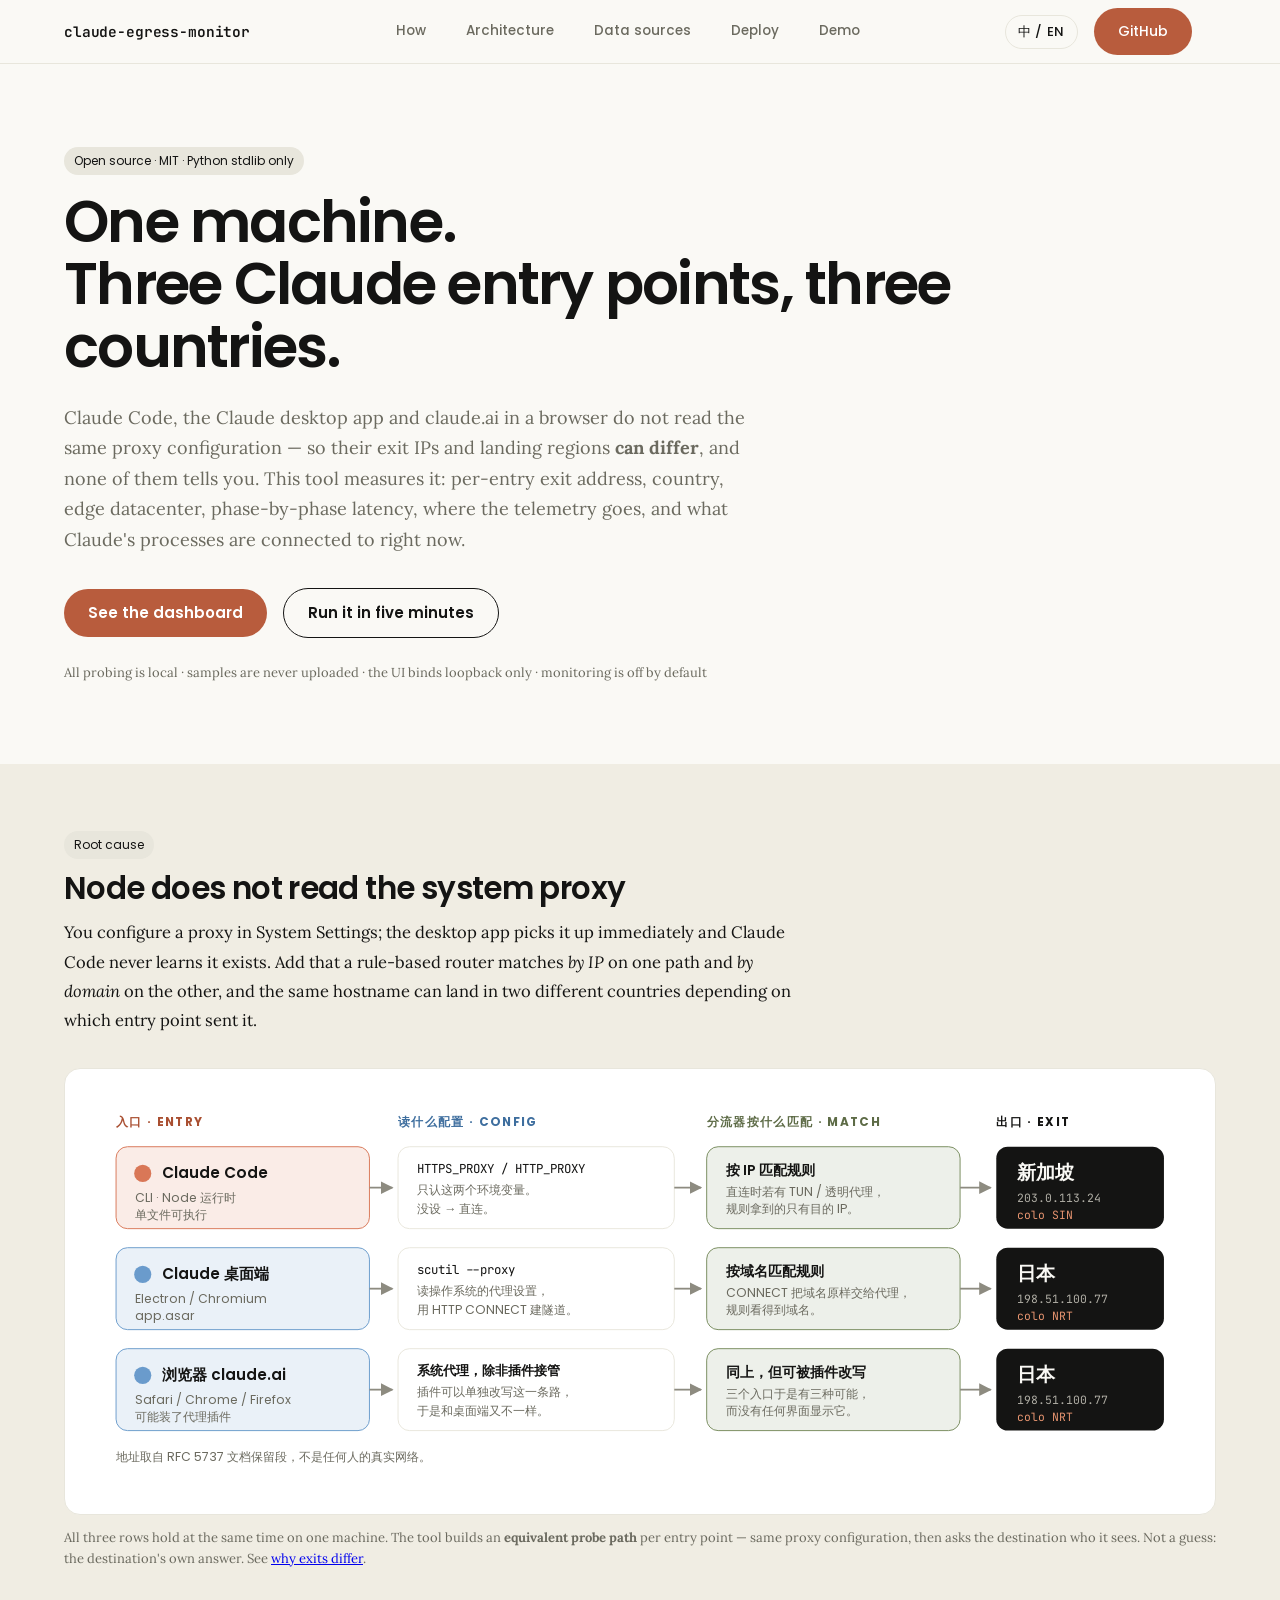
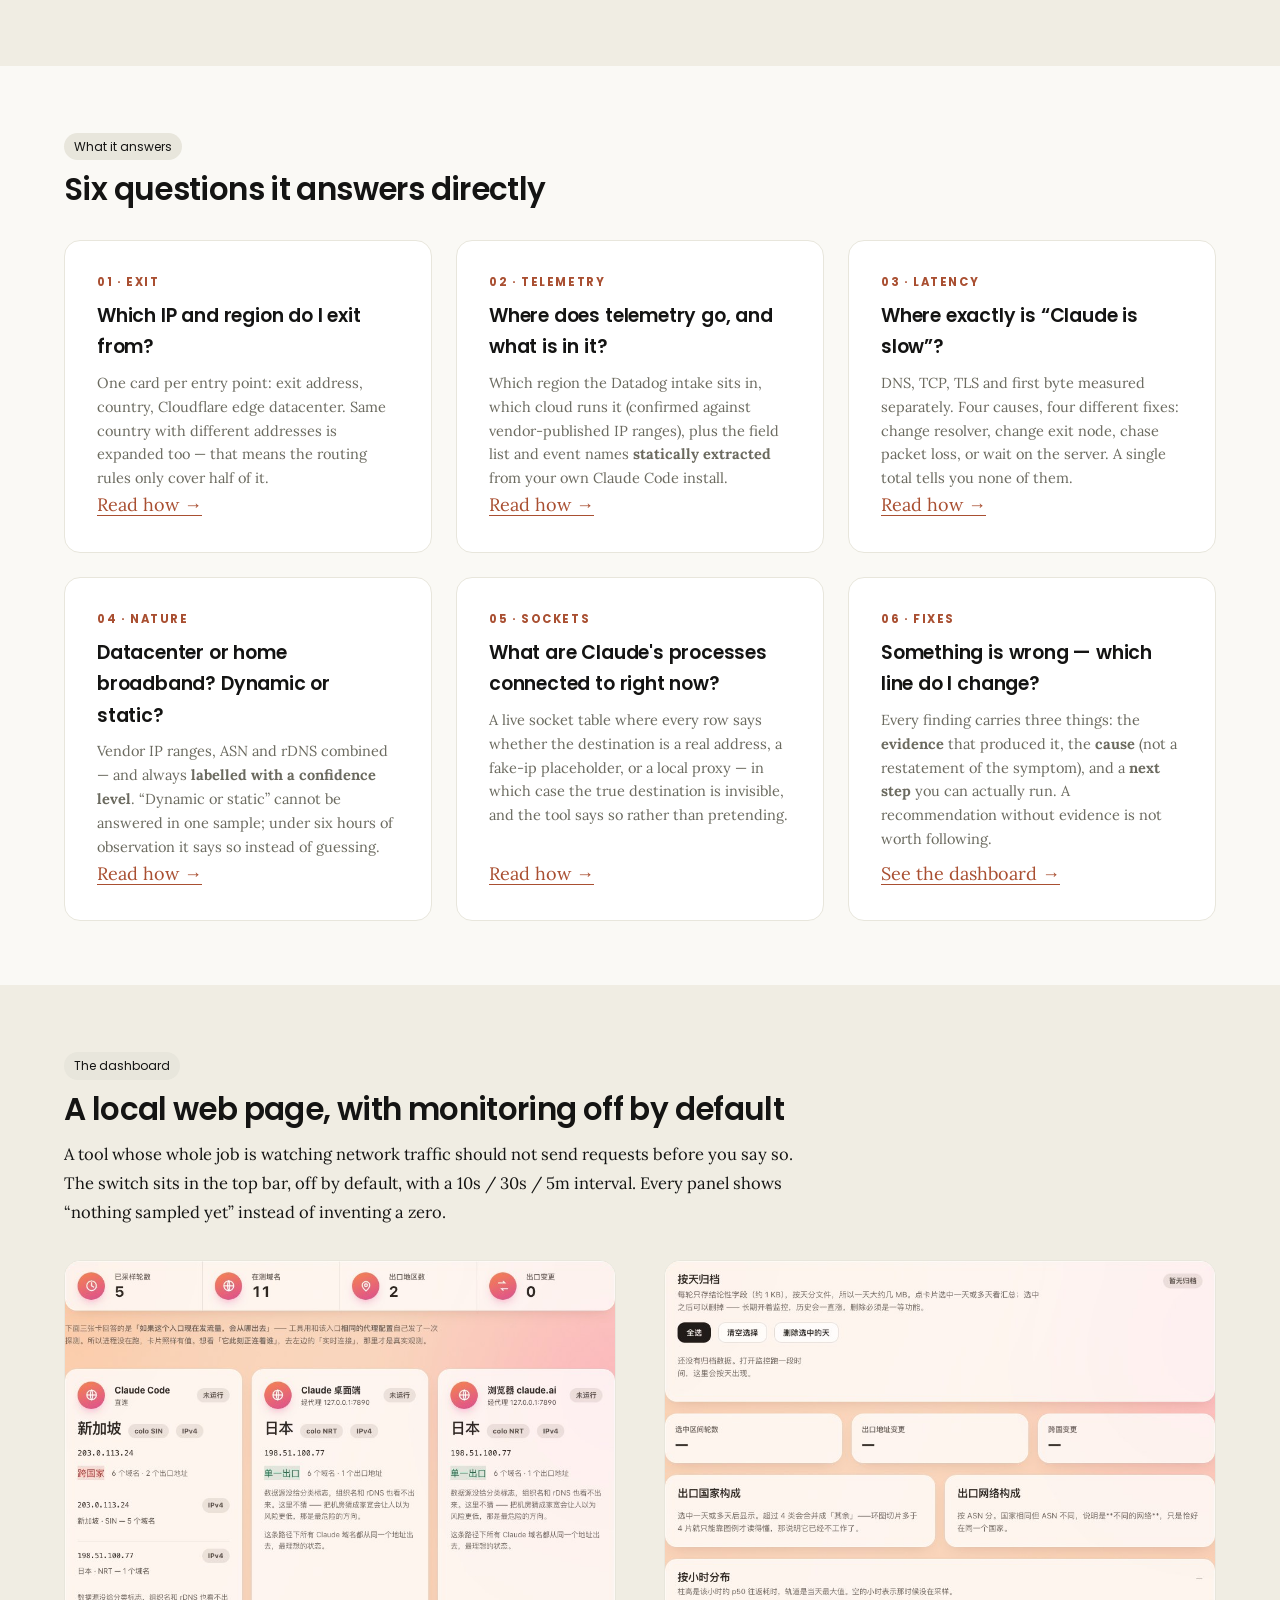
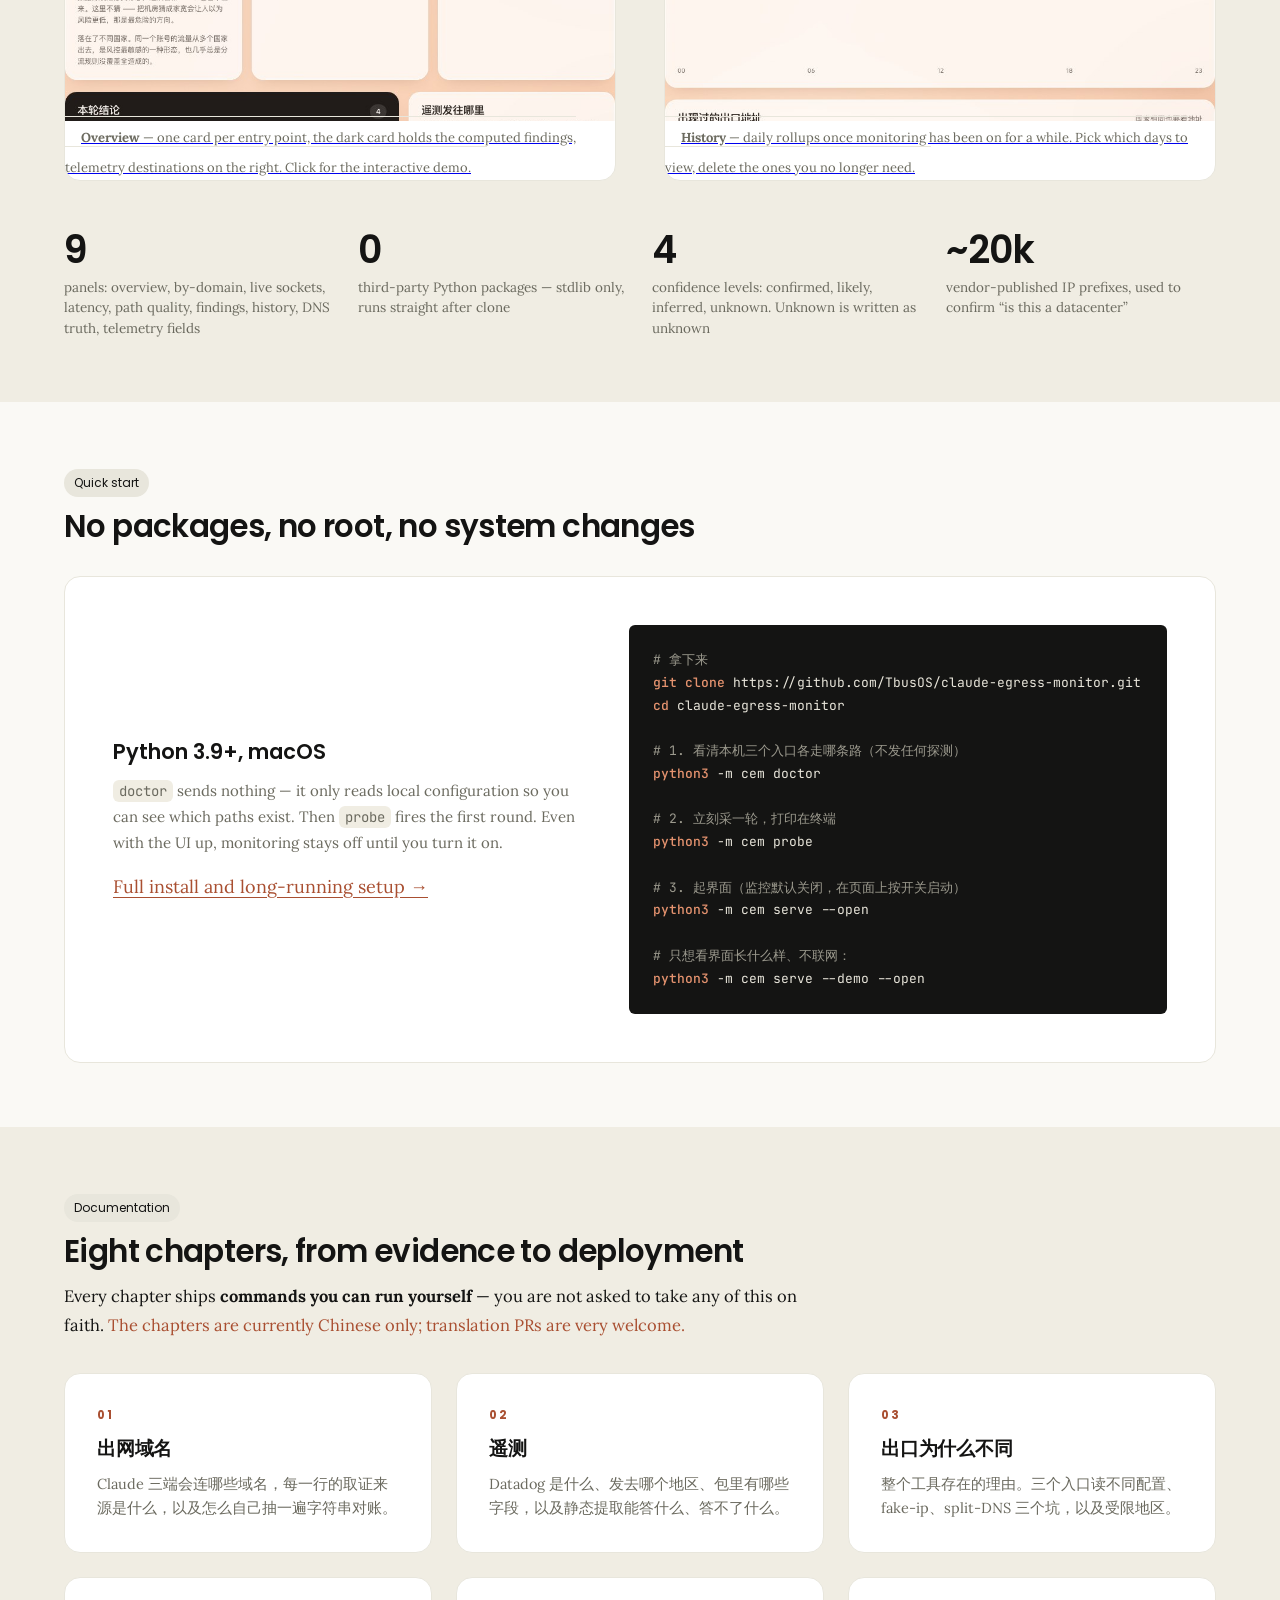
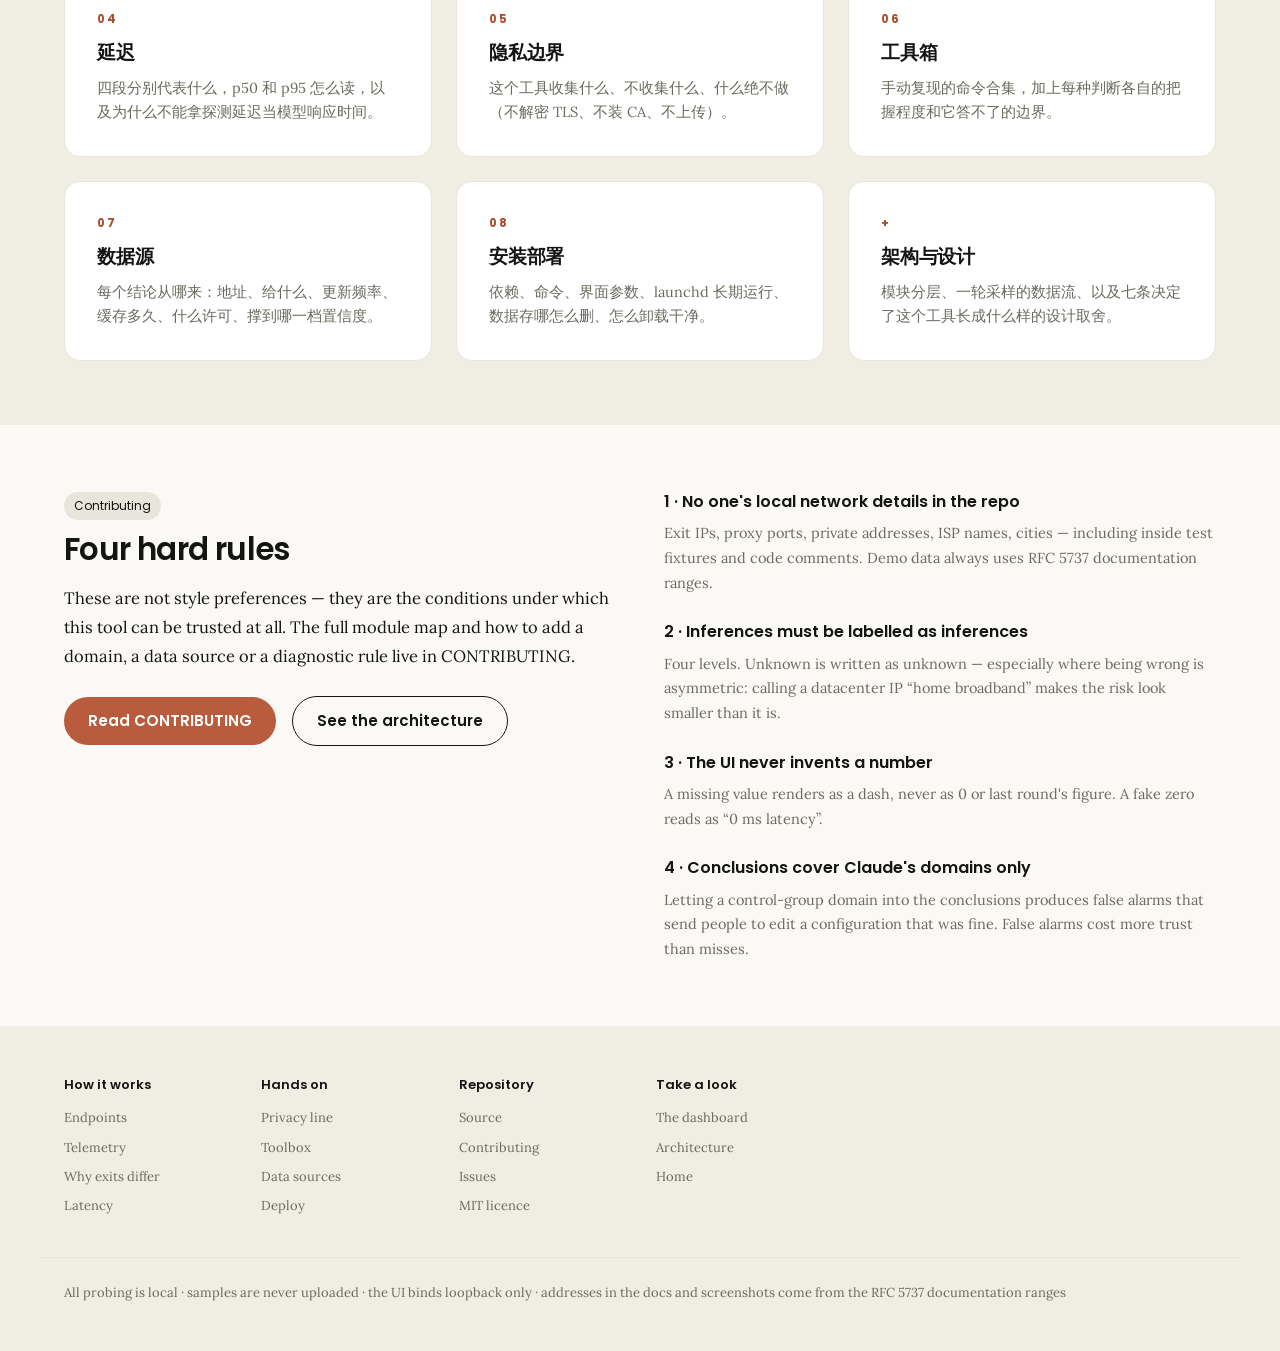
<file: docs/index.html>
<!doctype html>
<html lang="zh-CN" data-lang="zh">
<head>
<meta charset="utf-8">
<meta name="viewport" content="width=device-width, initial-scale=1">
<title>claude-egress-monitor — 看清 Claude 的流量从哪出去</title>
<meta name="description" content="开源工具：量出 Claude Code、Claude 桌面端、浏览器里 claude.ai 各自的出口 IP 与落地地区，遥测发往哪个地区，延迟分成哪四段，以及出口不一致时具体该改哪一行配置。只用 Python 标准库，全部探测在本机发起。">
<link rel="stylesheet" href="assets/fonts.css">
<link rel="stylesheet" href="assets/anthropic.css">
<link rel="stylesheet" href="assets/docs.css">
<style>
  html[data-lang="en"] .lang-zh { display: none !important; }
  html[data-lang="zh"] .lang-en { display: none !important; }
  .lang-toggle {
    background: transparent; border: 1px solid var(--anth-light-gray);
    color: var(--anth-text); font-family: var(--font-heading);
    font-size: 13px; font-weight: 500; padding: 6px 12px;
    border-radius: var(--radius-pill); cursor: pointer; letter-spacing: 0.05em;
  }
  .lang-toggle:hover { background: var(--anth-light-gray); }

  .hero-wrap { padding: var(--space-9) 0 var(--space-8); }
  .hero-wrap h1 {
    font-family: var(--font-heading); font-size: 58px; line-height: 1.08;
    font-weight: 600; letter-spacing: -0.03em; margin: var(--space-4) 0 0;
  }
  .hero-sub {
    font-size: 18px; line-height: 1.7; color: var(--anth-text-secondary);
    margin: var(--space-5) 0 var(--space-6); max-width: 62ch;
  }
  .hero-cta { display: flex; gap: var(--space-4); flex-wrap: wrap; align-items: center; }
  .hero-note { font-size: 13px; color: var(--anth-text-secondary); margin-top: var(--space-5); }

  .lead { font-size: 16.5px; line-height: 1.78; max-width: 74ch; }
  .section-head { margin-bottom: var(--space-6); }
  .section-head h2 {
    font-family: var(--font-heading); font-size: 31px; font-weight: 600;
    letter-spacing: -0.02em; margin: var(--space-3) 0 var(--space-3);
  }

  .quickstart {
    background: #fff; border: 1px solid var(--anth-light-gray);
    border-radius: var(--radius-md); padding: var(--space-7);
    display: grid; grid-template-columns: 1fr 1.15fr; gap: var(--space-7);
    align-items: center;
  }
  .quickstart pre {
    background: #141413; color: #e9e6db; padding: var(--space-5);
    border-radius: var(--radius-sm); font-family: var(--font-mono);
    font-size: 13px; line-height: 1.75; overflow-x: auto; margin: 0;
  }
  /* anthropic.css 给 <code> 配了浅色底和深色字。它落在深色 <pre> 里
     就是深字压深底 —— 屏幕上那一块看起来是空的。必须显式覆盖。 */
  .quickstart pre code {
    background: none; padding: 0; color: inherit;
    font-family: var(--font-mono); font-size: 13px;
  }
  .quickstart pre .com { color: #9c9a8e; }
  .quickstart pre .cmd { color: #e5936f; font-weight: 500; }
  .two-col { display: grid; grid-template-columns: 1fr 1fr; gap: var(--space-7); align-items: start; }
  .rule-list { display: flex; flex-direction: column; gap: var(--space-5); }
  .rule__title {
    font-family: var(--font-heading); font-size: 16px; font-weight: 600;
    margin: 0 0 6px; display: block;
  }
  .rule__body { font-size: 14.5px; line-height: 1.7; color: var(--anth-text-secondary); margin: 0; }

  @media (max-width: 900px) {
    .hero-wrap h1 { font-size: 38px; }
    .quickstart { grid-template-columns: minmax(0, 1fr); padding: var(--space-5); }
    .two-col { grid-template-columns: minmax(0, 1fr); gap: var(--space-6); }
  }
</style>
</head>
<body>

<nav class="anth-nav"><div class="anth-nav-inner">
  <a class="brand" href="index.html">claude-egress-monitor</a>
  <div class="nav-links">
    <a href="03-routing.html"><span class="lang-zh">原理</span><span class="lang-en">How</span></a>
    <a href="architecture.html"><span class="lang-zh">架构</span><span class="lang-en">Architecture</span></a>
    <a href="07-datasources.html"><span class="lang-zh">数据源</span><span class="lang-en">Data sources</span></a>
    <a href="08-deploy.html"><span class="lang-zh">部署</span><span class="lang-en">Deploy</span></a>
    <a href="demo.html">Demo</a>
  </div>
  <div class="nav-side">
    <button type="button" class="lang-toggle" aria-label="切换语言 / Switch language">EN / 中</button>
    <a class="anth-button" href="https://github.com/TbusOS/claude-egress-monitor" target="_blank" rel="noopener">GitHub</a>
  </div>
</div></nav>

<!-- ═══════════════════════════ Hero ═══════════════════════════ -->
<header class="hero-wrap">
  <div class="anth-container anth-container--wide">
    <span class="anth-badge">
      <span class="lang-zh">开源 · MIT · 只用 Python 标准库</span>
      <span class="lang-en">Open source · MIT · Python stdlib only</span>
    </span>
    <h1>
      <span class="lang-zh">同一台机器，<br>Claude 的三个入口可以从三个国家出去。</span>
      <span class="lang-en">One machine.<br>Three Claude entry points, three countries.</span>
    </h1>
    <p class="hero-sub">
      <span class="lang-zh">Claude Code、Claude 桌面端、浏览器里的 claude.ai —— 它们读的不是同一份代理配置，
        所以出口 IP 和落地地区<strong>可以不一样</strong>，而它们都不会告诉你这件事。
        这个工具把它量出来：每个入口的出口地址、落地国家、边缘机房、分段延迟、
        遥测发往哪个地区，以及 Claude 的进程此刻实际连着谁。</span>
      <span class="lang-en">Claude Code, the Claude desktop app and claude.ai in a browser do not read the same
        proxy configuration — so their exit IPs and landing regions <strong>can differ</strong>, and none of
        them tells you. This tool measures it: per-entry exit address, country, edge datacenter,
        phase-by-phase latency, where the telemetry goes, and what Claude's processes are connected to
        right now.</span>
    </p>
    <div class="hero-cta">
      <a class="anth-button" href="demo.html">
        <span class="lang-zh">看成品界面</span><span class="lang-en">See the dashboard</span>
      </a>
      <a class="anth-button anth-button--ghost" href="08-deploy.html">
        <span class="lang-zh">五分钟跑起来</span><span class="lang-en">Run it in five minutes</span>
      </a>
    </div>
    <p class="hero-note">
      <span class="lang-zh">全部探测在本机发起 · 采样结果不上传到任何地方 · 界面只监听回环地址 · 监控默认关闭</span>
      <span class="lang-en">All probing is local · samples are never uploaded · the UI binds loopback only · monitoring is off by default</span>
    </p>
  </div>
</header>

<!-- ═══════════════════════ 为什么会不一样 ═══════════════════════ -->
<section class="anth-section anth-section--subtle">
  <div class="anth-container anth-container--wide">
    <div class="section-head">
      <span class="anth-badge">
        <span class="lang-zh">根源</span><span class="lang-en">Root cause</span>
      </span>
      <h2>
        <span class="lang-zh">Node 默认不读系统代理</span>
        <span class="lang-en">Node does not read the system proxy</span>
      </h2>
      <p class="lead">
        <span class="lang-zh">你在系统设置里配好代理，桌面端立刻生效，而 Claude Code 完全不知道它存在。
          再叠上分流器「按 IP 匹配」和「按域名匹配」是两套不同的过程 ——
          同一个域名从 CLI 出去和从桌面端出去，命中的规则可以不同，落地国家也就不同。</span>
        <span class="lang-en">You configure a proxy in System Settings; the desktop app picks it up immediately and
          Claude Code never learns it exists. Add that a rule-based router matches <em>by IP</em> on one path
          and <em>by domain</em> on the other, and the same hostname can land in two different countries
          depending on which entry point sent it.</span>
      </p>
    </div>

    <figure>
      <div class="diagram-frame">
        <svg viewBox="0 0 1140 400" width="1140" role="img"
             aria-label="三个入口分别读不同的代理配置，因此可以从不同的出口出去">
          <defs>
            <marker id="arw" viewBox="0 0 10 10" refX="9" refY="5"
                    markerWidth="7" markerHeight="7" orient="auto-start-reverse">
              <path d="M0 0 L10 5 L0 10 z" fill="#8d8b80"/>
            </marker>
          </defs>

          <!-- 列标题 -->
          <text x="20"  y="26" font-family="Poppins, sans-serif" font-size="12.5" font-weight="700" fill="#A94F31" letter-spacing="1.4">入口 · ENTRY</text>
          <text x="316" y="26" font-family="Poppins, sans-serif" font-size="12.5" font-weight="700" fill="#3E6E9E" letter-spacing="1.4">读什么配置 · CONFIG</text>
          <text x="640" y="26" font-family="Poppins, sans-serif" font-size="12.5" font-weight="700" fill="#5d6b46" letter-spacing="1.4">分流器按什么匹配 · MATCH</text>
          <text x="944" y="26" font-family="Poppins, sans-serif" font-size="12.5" font-weight="700" fill="#141413" letter-spacing="1.4">出口 · EXIT</text>

          <!-- 第一行：Claude Code -->
          <rect x="20" y="48" width="266" height="86" rx="12" fill="rgba(217,119,87,0.14)" stroke="#d97757"/>
          <circle cx="48" cy="76" r="9" fill="#d97757"/>
          <text x="68" y="81" font-family="Poppins, sans-serif" font-size="16" font-weight="600" fill="#141413">Claude Code</text>
          <text x="40" y="106" font-family="Poppins, sans-serif" font-size="13" fill="#6b6a5f">CLI · Node 运行时</text>
          <text x="40" y="124" font-family="Poppins, sans-serif" font-size="13" fill="#6b6a5f">单文件可执行</text>

          <rect x="316" y="48" width="290" height="86" rx="12" fill="#ffffff" stroke="#e8e6dc"/>
          <text x="336" y="76" font-family="JetBrains Mono, monospace" font-size="13" fill="#141413">HTTPS_PROXY / HTTP_PROXY</text>
          <text x="336" y="98" font-family="Poppins, sans-serif" font-size="13" fill="#6b6a5f">只认这两个环境变量。</text>
          <text x="336" y="118" font-family="Poppins, sans-serif" font-size="13" fill="#6b6a5f">没设 → 直连。</text>

          <rect x="640" y="48" width="266" height="86" rx="12" fill="rgba(120,140,93,0.13)" stroke="#788c5d"/>
          <text x="660" y="78" font-family="Poppins, sans-serif" font-size="14.5" font-weight="600" fill="#141413">按 IP 匹配规则</text>
          <text x="660" y="100" font-family="Poppins, sans-serif" font-size="13" fill="#6b6a5f">直连时若有 TUN / 透明代理，</text>
          <text x="660" y="118" font-family="Poppins, sans-serif" font-size="13" fill="#6b6a5f">规则拿到的只有目的 IP。</text>

          <rect x="944" y="48" width="176" height="86" rx="12" fill="#141413"/>
          <text x="966" y="82" font-family="Poppins, sans-serif" font-size="20" font-weight="600" fill="#faf9f5">新加坡</text>
          <text x="966" y="106" font-family="JetBrains Mono, monospace" font-size="12" fill="#b0aea5">203.0.113.24</text>
          <text x="966" y="124" font-family="JetBrains Mono, monospace" font-size="12" fill="#e5936f">colo SIN</text>

          <!-- 第二行：桌面端 -->
          <rect x="20" y="154" width="266" height="86" rx="12" fill="rgba(106,155,204,0.14)" stroke="#6a9bcc"/>
          <circle cx="48" cy="182" r="9" fill="#6a9bcc"/>
          <text x="68" y="187" font-family="Poppins, sans-serif" font-size="16" font-weight="600" fill="#141413">Claude 桌面端</text>
          <text x="40" y="212" font-family="Poppins, sans-serif" font-size="13" fill="#6b6a5f">Electron / Chromium</text>
          <text x="40" y="230" font-family="Poppins, sans-serif" font-size="13" fill="#6b6a5f">app.asar</text>

          <rect x="316" y="154" width="290" height="86" rx="12" fill="#ffffff" stroke="#e8e6dc"/>
          <text x="336" y="182" font-family="JetBrains Mono, monospace" font-size="13" fill="#141413">scutil --proxy</text>
          <text x="336" y="204" font-family="Poppins, sans-serif" font-size="13" fill="#6b6a5f">读操作系统的代理设置，</text>
          <text x="336" y="224" font-family="Poppins, sans-serif" font-size="13" fill="#6b6a5f">用 HTTP CONNECT 建隧道。</text>

          <rect x="640" y="154" width="266" height="86" rx="12" fill="rgba(120,140,93,0.13)" stroke="#788c5d"/>
          <text x="660" y="184" font-family="Poppins, sans-serif" font-size="14.5" font-weight="600" fill="#141413">按域名匹配规则</text>
          <text x="660" y="206" font-family="Poppins, sans-serif" font-size="13" fill="#6b6a5f">CONNECT 把域名原样交给代理，</text>
          <text x="660" y="224" font-family="Poppins, sans-serif" font-size="13" fill="#6b6a5f">规则看得到域名。</text>

          <rect x="944" y="154" width="176" height="86" rx="12" fill="#141413"/>
          <text x="966" y="188" font-family="Poppins, sans-serif" font-size="20" font-weight="600" fill="#faf9f5">日本</text>
          <text x="966" y="212" font-family="JetBrains Mono, monospace" font-size="12" fill="#b0aea5">198.51.100.77</text>
          <text x="966" y="230" font-family="JetBrains Mono, monospace" font-size="12" fill="#e5936f">colo NRT</text>

          <!-- 第三行：浏览器 -->
          <rect x="20" y="260" width="266" height="86" rx="12" fill="rgba(106,155,204,0.14)" stroke="#6a9bcc"/>
          <circle cx="48" cy="288" r="9" fill="#6a9bcc"/>
          <text x="68" y="293" font-family="Poppins, sans-serif" font-size="16" font-weight="600" fill="#141413">浏览器 claude.ai</text>
          <text x="40" y="318" font-family="Poppins, sans-serif" font-size="13" fill="#6b6a5f">Safari / Chrome / Firefox</text>
          <text x="40" y="336" font-family="Poppins, sans-serif" font-size="13" fill="#6b6a5f">可能装了代理插件</text>

          <rect x="316" y="260" width="290" height="86" rx="12" fill="#ffffff" stroke="#e8e6dc"/>
          <text x="336" y="288" font-family="Poppins, sans-serif" font-size="13.5" font-weight="600" fill="#141413">系统代理，除非插件接管</text>
          <text x="336" y="310" font-family="Poppins, sans-serif" font-size="13" fill="#6b6a5f">插件可以单独改写这一条路，</text>
          <text x="336" y="330" font-family="Poppins, sans-serif" font-size="13" fill="#6b6a5f">于是和桌面端又不一样。</text>

          <rect x="640" y="260" width="266" height="86" rx="12" fill="rgba(120,140,93,0.13)" stroke="#788c5d"/>
          <text x="660" y="290" font-family="Poppins, sans-serif" font-size="14.5" font-weight="600" fill="#141413">同上，但可被插件改写</text>
          <text x="660" y="312" font-family="Poppins, sans-serif" font-size="13" fill="#6b6a5f">三个入口于是有三种可能，</text>
          <text x="660" y="330" font-family="Poppins, sans-serif" font-size="13" fill="#6b6a5f">而没有任何界面显示它。</text>

          <rect x="944" y="260" width="176" height="86" rx="12" fill="#141413"/>
          <text x="966" y="294" font-family="Poppins, sans-serif" font-size="20" font-weight="600" fill="#faf9f5">日本</text>
          <text x="966" y="318" font-family="JetBrains Mono, monospace" font-size="12" fill="#b0aea5">198.51.100.77</text>
          <text x="966" y="336" font-family="JetBrains Mono, monospace" font-size="12" fill="#e5936f">colo NRT</text>

          <!-- 连线 -->
          <line x1="286" y1="91"  x2="310" y2="91"  stroke="#8d8b80" stroke-width="1.9" marker-end="url(#arw)"/>
          <line x1="606" y1="91"  x2="634" y2="91"  stroke="#8d8b80" stroke-width="1.9" marker-end="url(#arw)"/>
          <line x1="906" y1="91"  x2="938" y2="91"  stroke="#8d8b80" stroke-width="1.9" marker-end="url(#arw)"/>
          <line x1="286" y1="197" x2="310" y2="197" stroke="#8d8b80" stroke-width="1.9" marker-end="url(#arw)"/>
          <line x1="606" y1="197" x2="634" y2="197" stroke="#8d8b80" stroke-width="1.9" marker-end="url(#arw)"/>
          <line x1="906" y1="197" x2="938" y2="197" stroke="#8d8b80" stroke-width="1.9" marker-end="url(#arw)"/>
          <line x1="286" y1="303" x2="310" y2="303" stroke="#8d8b80" stroke-width="1.9" marker-end="url(#arw)"/>
          <line x1="606" y1="303" x2="634" y2="303" stroke="#8d8b80" stroke-width="1.9" marker-end="url(#arw)"/>
          <line x1="906" y1="303" x2="938" y2="303" stroke="#8d8b80" stroke-width="1.9" marker-end="url(#arw)"/>

          <text x="20" y="378" font-family="Poppins, sans-serif" font-size="13" fill="#6b6a5f">
            地址取自 RFC 5737 文档保留段，不是任何人的真实网络。
          </text>
        </svg>
      </div>
      <figcaption>
        <span class="lang-zh">这三行是同一台机器上同时成立的三个事实。工具对每个入口造一条<strong>等价探测路径</strong> ——
          用和该入口完全相同的代理配置去问目的地「你看到的我是谁」，所以得到的不是猜测，是目的地那侧的答案。
          详见 <a href="03-routing.html">出口为什么不同</a>。</span>
        <span class="lang-en">All three rows hold at the same time on one machine. The tool builds an
          <strong>equivalent probe path</strong> per entry point — same proxy configuration, then asks the
          destination who it sees. Not a guess: the destination's own answer. See
          <a href="03-routing.html">why exits differ</a>.</span>
      </figcaption>
    </figure>
  </div>
</section>

<!-- ═══════════════════════ 它回答哪些问题 ═══════════════════════ -->
<section class="anth-section">
  <div class="anth-container anth-container--wide">
    <div class="section-head">
      <span class="anth-badge">
        <span class="lang-zh">功能</span><span class="lang-en">What it answers</span>
      </span>
      <h2>
        <span class="lang-zh">六个它能直接回答的问题</span>
        <span class="lang-en">Six questions it answers directly</span>
      </h2>
    </div>

    <div class="ref-grid">
      <a class="ref-card" href="03-routing.html">
        <span class="ref-card__num">01 · EXIT</span>
        <span class="ref-card__name"><span class="lang-zh">我的流量从哪个 IP、哪个地区出去？</span><span class="lang-en">Which IP and region do I exit from?</span></span>
        <span class="ref-card__desc"><span class="lang-zh">三个入口各一张卡：出口地址、落地国家、Cloudflare 边缘机房。国家相同但地址不同也会展开列出来 —— 那说明分流规则只覆盖了一半。</span><span class="lang-en">One card per entry point: exit address, country, Cloudflare edge datacenter. Same country with different addresses is expanded too — that means the routing rules only cover half of it.</span></span>
        <span class="anth-link"><span class="lang-zh">读原理</span><span class="lang-en">Read how</span></span>
      </a>
      <a class="ref-card" href="02-telemetry.html">
        <span class="ref-card__num">02 · TELEMETRY</span>
        <span class="ref-card__name"><span class="lang-zh">遥测发到哪里，包里有什么字段？</span><span class="lang-en">Where does telemetry go, and what is in it?</span></span>
        <span class="ref-card__desc"><span class="lang-zh">Datadog 的接入点在哪个地区、跑在哪家云上（用厂商官方 IP 段确证），以及从本机 Claude Code 里<strong>静态提取</strong>出的字段清单和事件名。</span><span class="lang-en">Which region the Datadog intake sits in, which cloud runs it (confirmed against vendor-published IP ranges), plus the field list and event names <strong>statically extracted</strong> from your own Claude Code install.</span></span>
        <span class="anth-link"><span class="lang-zh">读原理</span><span class="lang-en">Read how</span></span>
      </a>
      <a class="ref-card" href="04-latency.html">
        <span class="ref-card__num">03 · LATENCY</span>
        <span class="ref-card__name"><span class="lang-zh">「Claude 很慢」到底慢在哪一段？</span><span class="lang-en">Where exactly is “Claude is slow”?</span></span>
        <span class="ref-card__desc"><span class="lang-zh">DNS / TCP / TLS / 首字节四段分开量。四个原因四种修法：换解析器、换出口节点、查丢包、等服务端。给一个总数等于没说。</span><span class="lang-en">DNS, TCP, TLS and first byte measured separately. Four causes, four different fixes: change resolver, change exit node, chase packet loss, or wait on the server. A single total tells you none of them.</span></span>
        <span class="anth-link"><span class="lang-zh">读原理</span><span class="lang-en">Read how</span></span>
      </a>
      <a class="ref-card" href="06-toolbox.html">
        <span class="ref-card__num">04 · NATURE</span>
        <span class="ref-card__name"><span class="lang-zh">出口是机房还是家宽？动态还是静态？</span><span class="lang-en">Datacenter or home broadband? Dynamic or static?</span></span>
        <span class="ref-card__desc"><span class="lang-zh">厂商官方 IP 段 + ASN + rDNS 合起来判断，并且<strong>标出置信度</strong>。「动态还是静态」单次观测答不了，观测不足 6 小时就明说判断不了。</span><span class="lang-en">Vendor IP ranges, ASN and rDNS combined — and always <strong>labelled with a confidence level</strong>. “Dynamic or static” cannot be answered in one sample; under six hours of observation it says so instead of guessing.</span></span>
        <span class="anth-link"><span class="lang-zh">读原理</span><span class="lang-en">Read how</span></span>
      </a>
      <a class="ref-card" href="01-endpoints.html">
        <span class="ref-card__num">05 · SOCKETS</span>
        <span class="ref-card__name"><span class="lang-zh">Claude 的进程此刻正连着谁？</span><span class="lang-en">What are Claude's processes connected to right now?</span></span>
        <span class="ref-card__desc"><span class="lang-zh">实时连接表，每一行标出目的地是真实地址、fake-ip 占位、还是本机代理（那种情况下真实目的地看不见 —— 这一点会明说，不会假装看得见）。</span><span class="lang-en">A live socket table where every row says whether the destination is a real address, a fake-ip placeholder, or a local proxy — in which case the true destination is invisible, and the tool says so rather than pretending.</span></span>
        <span class="anth-link"><span class="lang-zh">读原理</span><span class="lang-en">Read how</span></span>
      </a>
      <a class="ref-card" href="demo.html">
        <span class="ref-card__num">06 · FIXES</span>
        <span class="ref-card__name"><span class="lang-zh">出了问题，具体该改哪一行？</span><span class="lang-en">Something is wrong — which line do I change?</span></span>
        <span class="ref-card__desc"><span class="lang-zh">诊断面板每条都带三样：<strong>判据</strong>（算出它的实测数字）、<strong>成因</strong>（不是现象的复述）、<strong>下一步</strong>（可以直接照做的命令或配置）。没有判据的建议不值得照做。</span><span class="lang-en">Every finding carries three things: the <strong>evidence</strong> that produced it, the <strong>cause</strong> (not a restatement of the symptom), and a <strong>next step</strong> you can actually run. A recommendation without evidence is not worth following.</span></span>
        <span class="anth-link"><span class="lang-zh">看成品界面</span><span class="lang-en">See the dashboard</span></span>
      </a>
    </div>
  </div>
</section>

<!-- ═══════════════════════ 界面 ═══════════════════════ -->
<section class="anth-section anth-section--subtle">
  <div class="anth-container anth-container--wide">
    <div class="section-head">
      <span class="anth-badge">
        <span class="lang-zh">界面</span><span class="lang-en">The dashboard</span>
      </span>
      <h2>
        <span class="lang-zh">一个本机网页，监控默认是关的</span>
        <span class="lang-en">A local web page, with monitoring off by default</span>
      </h2>
      <p class="lead">
        <span class="lang-zh">一个专门监控网络流量的工具，不该在你没同意之前就开始发请求。所以开关在页面右上角，
          默认关闭，采样间隔可选 10 秒 / 30 秒 / 5 分钟。所有面板在没数据时显示的是「还没采样」，
          而不是编一个 0 出来。</span>
        <span class="lang-en">A tool whose whole job is watching network traffic should not send requests before you
          say so. The switch sits in the top bar, off by default, with a 10s / 30s / 5m interval. Every panel
          shows “nothing sampled yet” instead of inventing a zero.</span>
      </p>
    </div>

    <div class="two-col">
      <figure style="margin:0;">
        <a class="shot" href="demo.html">
          <img src="img/overview.jpg" alt="总览面板：三个入口各一张卡，一张暗卡放本轮结论，右侧是遥测目的地的可达性与延迟" width="973" height="1200">
          <span class="shot__cap">
            <span class="lang-zh"><strong>总览</strong> —— 三个入口各一张卡，暗卡放算出来的结论，右边是遥测目的地。点开可交互的 demo。</span>
            <span class="lang-en"><strong>Overview</strong> — one card per entry point, the dark card holds the computed findings, telemetry destinations on the right. Click for the interactive demo.</span>
          </span>
        </a>
      </figure>
      <figure style="margin:0;">
        <a class="shot" href="demo.html">
          <img src="img/history.jpg" alt="历史看板：按天归档的汇总，可以选看哪几天、也可以删掉哪几天" width="1082" height="1200">
          <span class="shot__cap">
            <span class="lang-zh"><strong>历史看板</strong> —— 长期开着监控之后，按天归档的汇总。可以选看哪几天，也可以删掉哪几天省空间。</span>
            <span class="lang-en"><strong>History</strong> — daily rollups once monitoring has been on for a while. Pick which days to view, delete the ones you no longer need.</span>
          </span>
        </a>
      </figure>
    </div>

    <div class="stat-row" style="margin-top:var(--space-7);">
      <div class="stat-cell">
        <span class="stat-cell__num">9</span>
        <span class="stat-cell__label"><span class="lang-zh">个面板：总览 / 逐域名 / 实时连接 / 延迟 / 路径质量 / 诊断 / 历史 / 解析对账 / 遥测字段</span><span class="lang-en">panels: overview, by-domain, live sockets, latency, path quality, findings, history, DNS truth, telemetry fields</span></span>
      </div>
      <div class="stat-cell">
        <span class="stat-cell__num">0</span>
        <span class="stat-cell__label"><span class="lang-zh">个第三方 Python 包 —— 只用标准库，clone 完就能跑</span><span class="lang-en">third-party Python packages — stdlib only, runs straight after clone</span></span>
      </div>
      <div class="stat-cell">
        <span class="stat-cell__num">4</span>
        <span class="stat-cell__label"><span class="lang-zh">档置信度：确证 / 较可能 / 推测 / 判不出。判不出就写判不出</span><span class="lang-en">confidence levels: confirmed, likely, inferred, unknown. Unknown is written as unknown</span></span>
      </div>
      <div class="stat-cell">
        <span class="stat-cell__num">~20k</span>
        <span class="stat-cell__label"><span class="lang-zh">条厂商官方 IP 前缀，用来确证「这是不是机房」</span><span class="lang-en">vendor-published IP prefixes, used to confirm “is this a datacenter”</span></span>
      </div>
    </div>
  </div>
</section>

<!-- ═══════════════════════ 快速开始 ═══════════════════════ -->
<section class="anth-section">
  <div class="anth-container anth-container--wide">
    <div class="section-head">
      <span class="anth-badge">
        <span class="lang-zh">快速开始</span><span class="lang-en">Quick start</span>
      </span>
      <h2>
        <span class="lang-zh">不装包、不要 root、不改系统配置</span>
        <span class="lang-en">No packages, no root, no system changes</span>
      </h2>
    </div>

    <div class="quickstart">
      <div>
        <h3 style="font-family:var(--font-heading); font-size:21px; font-weight:600; margin:0 0 var(--space-3);">
          <span class="lang-zh">Python 3.9+，macOS</span>
          <span class="lang-en">Python 3.9+, macOS</span>
        </h3>
        <p style="font-size:15px; line-height:1.72; color:var(--anth-text-secondary); margin:0 0 var(--space-4);">
          <span class="lang-zh"><code>doctor</code> 不联网，只读本机配置，先让你看清有哪几条路径。
            确认无误再跑 <code>probe</code> 发第一轮探测。界面起来之后监控还是关的，
            要自己在页面上打开。</span>
          <span class="lang-en"><code>doctor</code> sends nothing — it only reads local configuration so you can see
            which paths exist. Then <code>probe</code> fires the first round. Even with the UI up,
            monitoring stays off until you turn it on.</span>
        </p>
        <a class="anth-link" href="08-deploy.html">
          <span class="lang-zh">完整的安装与长期运行说明</span>
          <span class="lang-en">Full install and long-running setup</span>
        </a>
      </div>
      <pre><code><span class="com"># 拿下来</span>
<span class="cmd">git clone</span> https://github.com/TbusOS/claude-egress-monitor.git
<span class="cmd">cd</span> claude-egress-monitor

<span class="com"># 1. 看清本机三个入口各走哪条路（不发任何探测）</span>
<span class="cmd">python3</span> -m cem doctor

<span class="com"># 2. 立刻采一轮，打印在终端</span>
<span class="cmd">python3</span> -m cem probe

<span class="com"># 3. 起界面（监控默认关闭，在页面上按开关启动）</span>
<span class="cmd">python3</span> -m cem serve --open

<span class="com"># 只想看界面长什么样、不联网：</span>
<span class="cmd">python3</span> -m cem serve --demo --open</code></pre>
    </div>
  </div>
</section>

<!-- ═══════════════════════ 章节 ═══════════════════════ -->
<section class="anth-section anth-section--subtle">
  <div class="anth-container anth-container--wide">
    <div class="section-head">
      <span class="anth-badge">
        <span class="lang-zh">文档</span><span class="lang-en">Documentation</span>
      </span>
      <h2>
        <span class="lang-zh">八章，从取证方法到部署</span>
        <span class="lang-en">Eight chapters, from evidence to deployment</span>
      </h2>
      <p class="lead">
        <span class="lang-zh">每一章都给出<strong>可以自己跑一遍的复现命令</strong>，不要求你相信这里写的任何一句话。
          <span style="color:var(--anth-orange-ink);">章节正文目前只有中文，欢迎提 PR 翻译。</span></span>
        <span class="lang-en">Every chapter ships <strong>commands you can run yourself</strong> — you are not asked to
          take any of this on faith.
          <span style="color:var(--anth-orange-ink);">The chapters are currently Chinese only; translation PRs are very welcome.</span></span>
      </p>
    </div>

    <div class="ref-grid">
      <a class="ref-card" href="01-endpoints.html">
        <span class="ref-card__num">01</span>
        <span class="ref-card__name">出网域名</span>
        <span class="ref-card__desc">Claude 三端会连哪些域名，每一行的取证来源是什么，以及怎么自己抽一遍字符串对账。</span>
      </a>
      <a class="ref-card" href="02-telemetry.html">
        <span class="ref-card__num">02</span>
        <span class="ref-card__name">遥测</span>
        <span class="ref-card__desc">Datadog 是什么、发去哪个地区、包里有哪些字段，以及静态提取能答什么、答不了什么。</span>
      </a>
      <a class="ref-card" href="03-routing.html">
        <span class="ref-card__num">03</span>
        <span class="ref-card__name">出口为什么不同</span>
        <span class="ref-card__desc">整个工具存在的理由。三个入口读不同配置、fake-ip、split-DNS 三个坑，以及受限地区。</span>
      </a>
      <a class="ref-card" href="04-latency.html">
        <span class="ref-card__num">04</span>
        <span class="ref-card__name">延迟</span>
        <span class="ref-card__desc">四段分别代表什么，p50 和 p95 怎么读，以及为什么不能拿探测延迟当模型响应时间。</span>
      </a>
      <a class="ref-card" href="05-privacy.html">
        <span class="ref-card__num">05</span>
        <span class="ref-card__name">隐私边界</span>
        <span class="ref-card__desc">这个工具收集什么、不收集什么、什么绝不做（不解密 TLS、不装 CA、不上传）。</span>
      </a>
      <a class="ref-card" href="06-toolbox.html">
        <span class="ref-card__num">06</span>
        <span class="ref-card__name">工具箱</span>
        <span class="ref-card__desc">手动复现的命令合集，加上每种判断各自的把握程度和它答不了的边界。</span>
      </a>
      <a class="ref-card" href="07-datasources.html">
        <span class="ref-card__num">07</span>
        <span class="ref-card__name">数据源</span>
        <span class="ref-card__desc">每个结论从哪来：地址、给什么、更新频率、缓存多久、什么许可、撑到哪一档置信度。</span>
      </a>
      <a class="ref-card" href="08-deploy.html">
        <span class="ref-card__num">08</span>
        <span class="ref-card__name">安装部署</span>
        <span class="ref-card__desc">依赖、命令、界面参数、launchd 长期运行、数据存哪怎么删、怎么卸载干净。</span>
      </a>
      <a class="ref-card" href="architecture.html">
        <span class="ref-card__num">+</span>
        <span class="ref-card__name">架构与设计</span>
        <span class="ref-card__desc">模块分层、一轮采样的数据流、以及七条决定了这个工具长成什么样的设计取舍。</span>
      </a>
    </div>
  </div>
</section>

<!-- ═══════════════════════ 参与维护 ═══════════════════════ -->
<section class="anth-section">
  <div class="anth-container anth-container--wide">
    <div class="two-col">
      <div>
        <span class="anth-badge">
          <span class="lang-zh">参与维护</span><span class="lang-en">Contributing</span>
        </span>
        <h2 style="font-family:var(--font-heading); font-size:31px; font-weight:600; letter-spacing:-0.02em; margin:var(--space-3) 0 var(--space-4);">
          <span class="lang-zh">四条硬规矩</span>
          <span class="lang-en">Four hard rules</span>
        </h2>
        <p class="lead" style="margin-bottom:var(--space-5);">
          <span class="lang-zh">这四条不是风格偏好，是这个工具能不能被信任的前提。完整的模块地图、
            怎么加域名 / 加数据源 / 加诊断规则，都在 CONTRIBUTING 里。</span>
          <span class="lang-en">These are not style preferences — they are the conditions under which this tool can be
            trusted at all. The full module map and how to add a domain, a data source or a diagnostic rule
            live in CONTRIBUTING.</span>
        </p>
        <div class="hero-cta">
          <a class="anth-button" href="https://github.com/TbusOS/claude-egress-monitor/blob/main/CONTRIBUTING.md" target="_blank" rel="noopener">
            <span class="lang-zh">读 CONTRIBUTING</span><span class="lang-en">Read CONTRIBUTING</span>
          </a>
          <a class="anth-button anth-button--ghost" href="architecture.html">
            <span class="lang-zh">看架构</span><span class="lang-en">See the architecture</span>
          </a>
        </div>
      </div>

      <div class="rule-list">
        <div>
          <span class="rule__title">
            <span class="lang-zh">1 · 仓库里不能有任何人的本机网络信息</span>
            <span class="lang-en">1 · No one's local network details in the repo</span>
          </span>
          <p class="rule__body">
            <span class="lang-zh">出口 IP、代理端口、内网地址、运营商名、城市 —— 包括测试样本和代码注释里。
              演示数据一律用 RFC 5737 文档保留段。</span>
            <span class="lang-en">Exit IPs, proxy ports, private addresses, ISP names, cities — including inside test
              fixtures and code comments. Demo data always uses RFC 5737 documentation ranges.</span>
          </p>
        </div>
        <div>
          <span class="rule__title">
            <span class="lang-zh">2 · 不确定的结论必须标成推测</span>
            <span class="lang-en">2 · Inferences must be labelled as inferences</span>
          </span>
          <p class="rule__body">
            <span class="lang-zh">四档置信度。判不出就写判不出 —— 尤其当猜错的方向不对称时，
              把机房 IP 猜成家宽会让人以为风险更低。</span>
            <span class="lang-en">Four levels. Unknown is written as unknown — especially where being wrong is
              asymmetric: calling a datacenter IP “home broadband” makes the risk look smaller than it is.</span>
          </p>
        </div>
        <div>
          <span class="rule__title">
            <span class="lang-zh">3 · 界面不发明数字</span>
            <span class="lang-en">3 · The UI never invents a number</span>
          </span>
          <p class="rule__body">
            <span class="lang-zh">没有的值渲染成破折号，绝不用 0 或上一轮的值顶上。
              一个假的 0 会被读成「延迟 0 毫秒」。</span>
            <span class="lang-en">A missing value renders as a dash, never as 0 or last round's figure.
              A fake zero reads as “0 ms latency”.</span>
          </p>
        </div>
        <div>
          <span class="rule__title">
            <span class="lang-zh">4 · 结论只算 Claude 的域名</span>
            <span class="lang-en">4 · Conclusions cover Claude's domains only</span>
          </span>
          <p class="rule__body">
            <span class="lang-zh">对照组域名混进结论会产生假警报，引导人去改一份没问题的配置。
              假警报比漏报更消耗信任。</span>
            <span class="lang-en">Letting a control-group domain into the conclusions produces false alarms that send
              people to edit a configuration that was fine. False alarms cost more trust than misses.</span>
          </p>
        </div>
      </div>
    </div>
  </div>
</section>

<footer class="anth-footer">
  <div class="anth-footer-grid">
    <div class="anth-footer-group">
      <h5><span class="lang-zh">原理</span><span class="lang-en">How it works</span></h5>
      <a href="01-endpoints.html"><span class="lang-zh">出网域名</span><span class="lang-en">Endpoints</span></a>
      <a href="02-telemetry.html"><span class="lang-zh">遥测</span><span class="lang-en">Telemetry</span></a>
      <a href="03-routing.html"><span class="lang-zh">出口为什么不同</span><span class="lang-en">Why exits differ</span></a>
      <a href="04-latency.html"><span class="lang-zh">延迟</span><span class="lang-en">Latency</span></a>
    </div>
    <div class="anth-footer-group">
      <h5><span class="lang-zh">动手</span><span class="lang-en">Hands on</span></h5>
      <a href="05-privacy.html"><span class="lang-zh">隐私边界</span><span class="lang-en">Privacy line</span></a>
      <a href="06-toolbox.html"><span class="lang-zh">工具箱</span><span class="lang-en">Toolbox</span></a>
      <a href="07-datasources.html"><span class="lang-zh">数据源</span><span class="lang-en">Data sources</span></a>
      <a href="08-deploy.html"><span class="lang-zh">安装部署</span><span class="lang-en">Deploy</span></a>
    </div>
    <div class="anth-footer-group">
      <h5><span class="lang-zh">仓库</span><span class="lang-en">Repository</span></h5>
      <a href="https://github.com/TbusOS/claude-egress-monitor" target="_blank" rel="noopener"><span class="lang-zh">源码</span><span class="lang-en">Source</span></a>
      <a href="https://github.com/TbusOS/claude-egress-monitor/blob/main/CONTRIBUTING.md" target="_blank" rel="noopener"><span class="lang-zh">参与维护</span><span class="lang-en">Contributing</span></a>
      <a href="https://github.com/TbusOS/claude-egress-monitor/issues" target="_blank" rel="noopener">Issues</a>
      <a href="https://github.com/TbusOS/claude-egress-monitor/blob/main/LICENSE" target="_blank" rel="noopener"><span class="lang-zh">MIT 许可</span><span class="lang-en">MIT licence</span></a>
    </div>
    <div class="anth-footer-group">
      <h5><span class="lang-zh">看一眼</span><span class="lang-en">Take a look</span></h5>
      <a href="demo.html"><span class="lang-zh">成品界面</span><span class="lang-en">The dashboard</span></a>
      <a href="architecture.html"><span class="lang-zh">架构与设计</span><span class="lang-en">Architecture</span></a>
      <a href="index.html"><span class="lang-zh">首页</span><span class="lang-en">Home</span></a>
    </div>
  </div>
  <div class="anth-footer-legal">
    <span class="lang-zh">全部探测在本机发起 · 采样结果不上传 · 界面只监听回环地址 ·
      文档与截图中的地址取自 RFC 5737 文档保留段，不是任何人的真实网络</span>
    <span class="lang-en">All probing is local · samples are never uploaded · the UI binds loopback only ·
      addresses in the docs and screenshots come from the RFC 5737 documentation ranges</span>
  </div>
</footer>

<script>
(function () {
  var html = document.documentElement;
  var saved;
  try { saved = localStorage.getItem('cem-lang'); } catch (e) {}
  if (!saved) {
    saved = (navigator.language || 'en').toLowerCase().indexOf('zh') === 0 ? 'zh' : 'en';
  }
  function apply(lang) {
    html.setAttribute('data-lang', lang);
    html.setAttribute('lang', lang === 'zh' ? 'zh-CN' : 'en');
    try { localStorage.setItem('cem-lang', lang); } catch (e) {}
    Array.prototype.forEach.call(document.querySelectorAll('.lang-toggle'), function (btn) {
      btn.textContent = lang === 'zh' ? 'EN / 中' : '中 / EN';
    });
  }
  apply(saved);
  document.addEventListener('click', function (evt) {
    var t = evt.target;
    while (t && t !== document.body) {
      if (t.classList && t.classList.contains('lang-toggle')) {
        apply(html.getAttribute('data-lang') === 'zh' ? 'en' : 'zh');
        return;
      }
      t = t.parentNode;
    }
  });
})();
</script>

<!-- design-review:self-diff v1
Skill: anthropic
Page-type: docs-home
Created: 2026-08-15

Decisions (7):
1. [root-cause-diagram-is-the-hero-content] chose "a four-column diagram showing entry → config read → match basis → exit, with three concrete rows" over "a tagline plus feature grid". Because: the entire reason this tool exists is a fact most readers do not believe until they see it laid out — that one machine has three different answers. A tagline asks for trust; the diagram lets them check the claim against their own setup.
2. [exit-column-is-the-one-dark-element] chose "the exit cards are near-black while every other node is a light tint" over "uniform card treatment across all four columns". Because: the exit address is the answer the whole diagram is built to deliver, and on a cream page the dark block is where the eye lands. Two Japan cards and one Singapore card then read as a difference without needing a legend.
3. [six-questions-not-six-features] chose "cards titled as questions the reader already has" over "cards titled with feature names". Because: someone landing here is trying to work out whether this tool answers a question they are already stuck on. "Which IP and region do I exit from?" matches their search; "Egress surface analysis" does not.
4. [bilingual-front-door-monolingual-chapters] chose "index is bilingual, chapters stay Chinese, and the page says so in orange" over "translate everything" or "Chinese-only throughout". Because: machine-translating 5000 words of careful technical prose would produce text that is worse than honest scope. Naming the gap turns it into an invitation to contribute rather than a wall someone hits on the second click.
5. [screenshots-link-to-the-live-demo] chose "both screenshots are links into demo.html" over "a lightbox or a separate gallery". Because: the demo is the real dashboard running on baked-in fictional data, so a reader who wants a closer look should get the clickable thing, not a bigger picture of it.
6. [four-rules-on-the-front-page] chose "the four contribution rules appear in full on the home page" over "a link to CONTRIBUTING". Because: the rules are the argument for trusting the tool, not just internal process. A reader deciding whether to run this on their own machine wants to know the repo refuses to hold their exit IP before they clone.
7. [stat-row-carries-limits-not-just-size] chose "one of the four stats is '4 confidence levels, unknown is written as unknown'" over "four size/scale numbers". Because: a monitoring tool's credibility rests on what it refuses to claim; making that a headline number puts the limit at the same visual weight as the capability.

Known trade-offs:
- Fonts load from Google Fonts. On a site whose subject is outbound traffic that is worth naming: it is one request to a third party, and the page renders correctly on the fallback stack if it is blocked.
- The diagram's addresses are fictional (RFC 5737), which is stated inside the SVG itself rather than only in the caption — a reader who screenshots the diagram carries the disclaimer with it.
- Chapter pages are generated from Markdown by scripts/build_docs.py and therefore do not carry the bilingual toggle; only this page and the architecture page are hand-written.
/design-review:self-diff -->

</body>
</html>
</file>
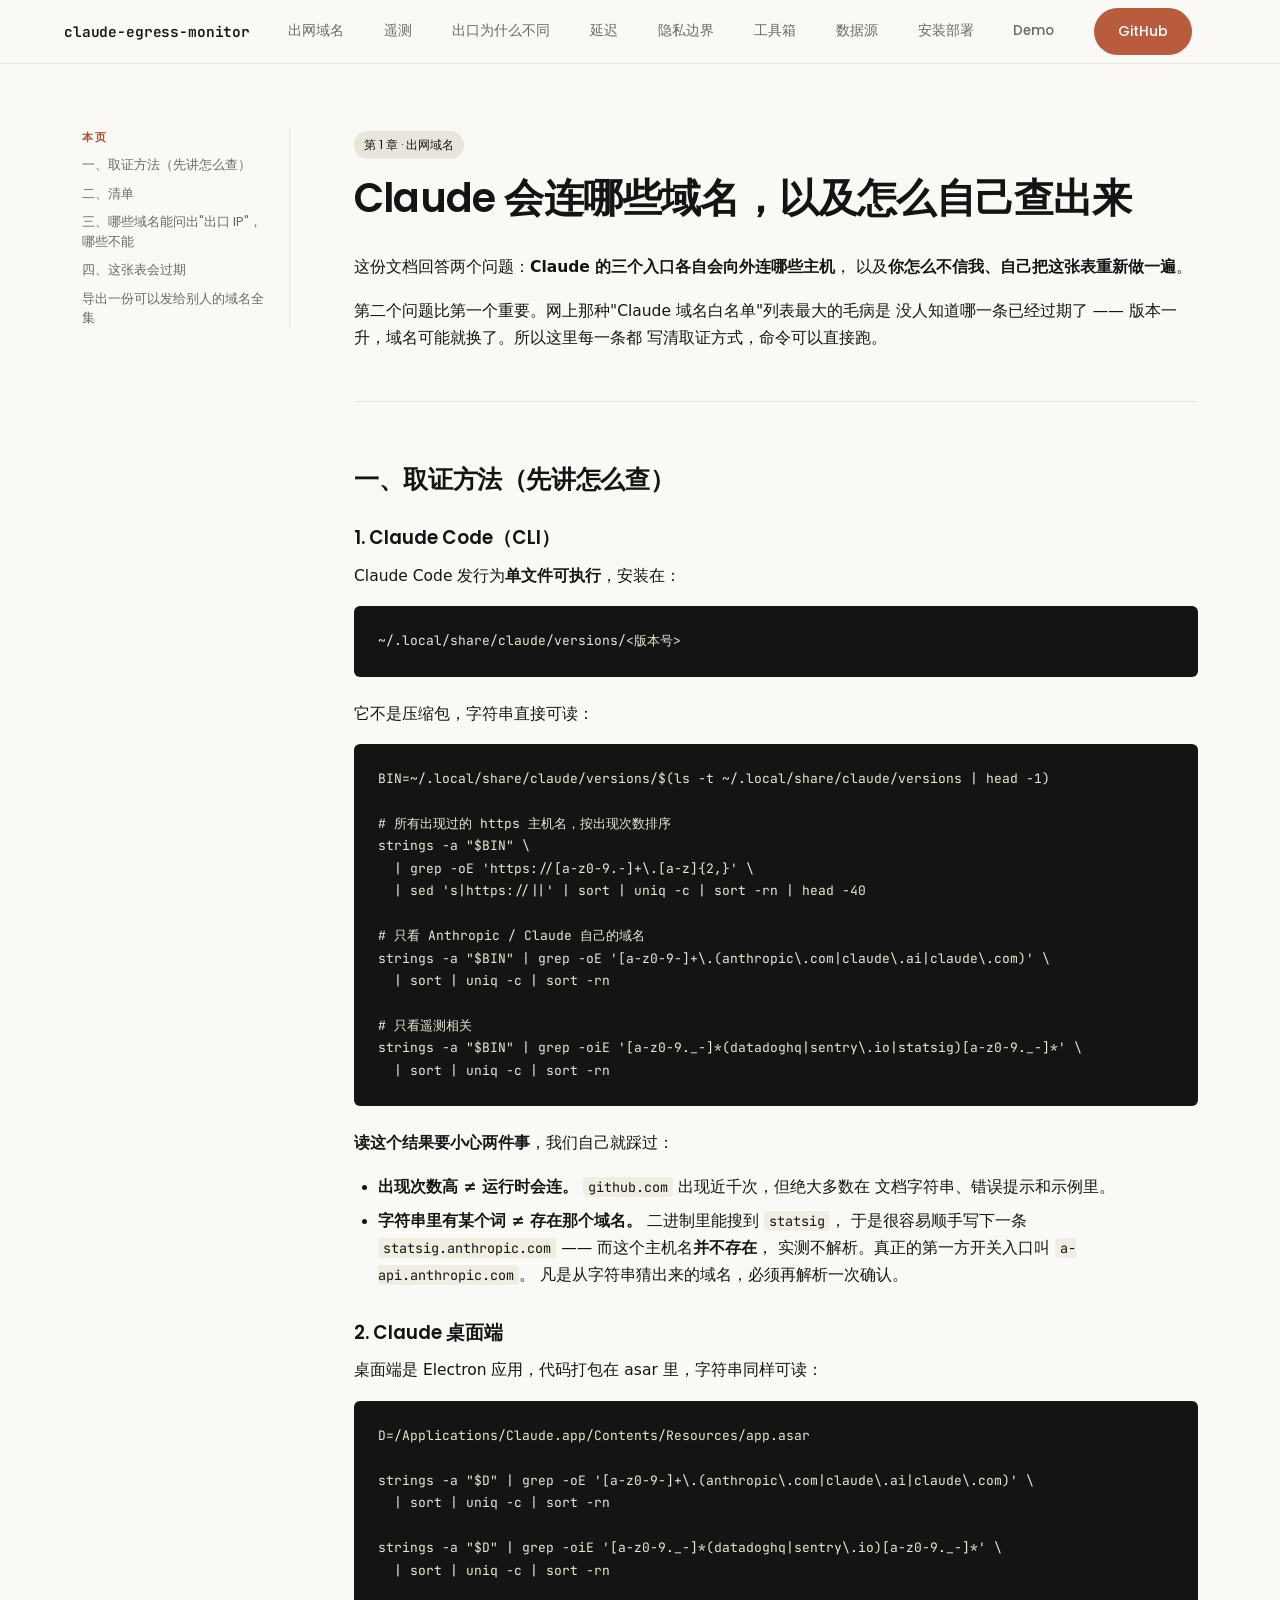
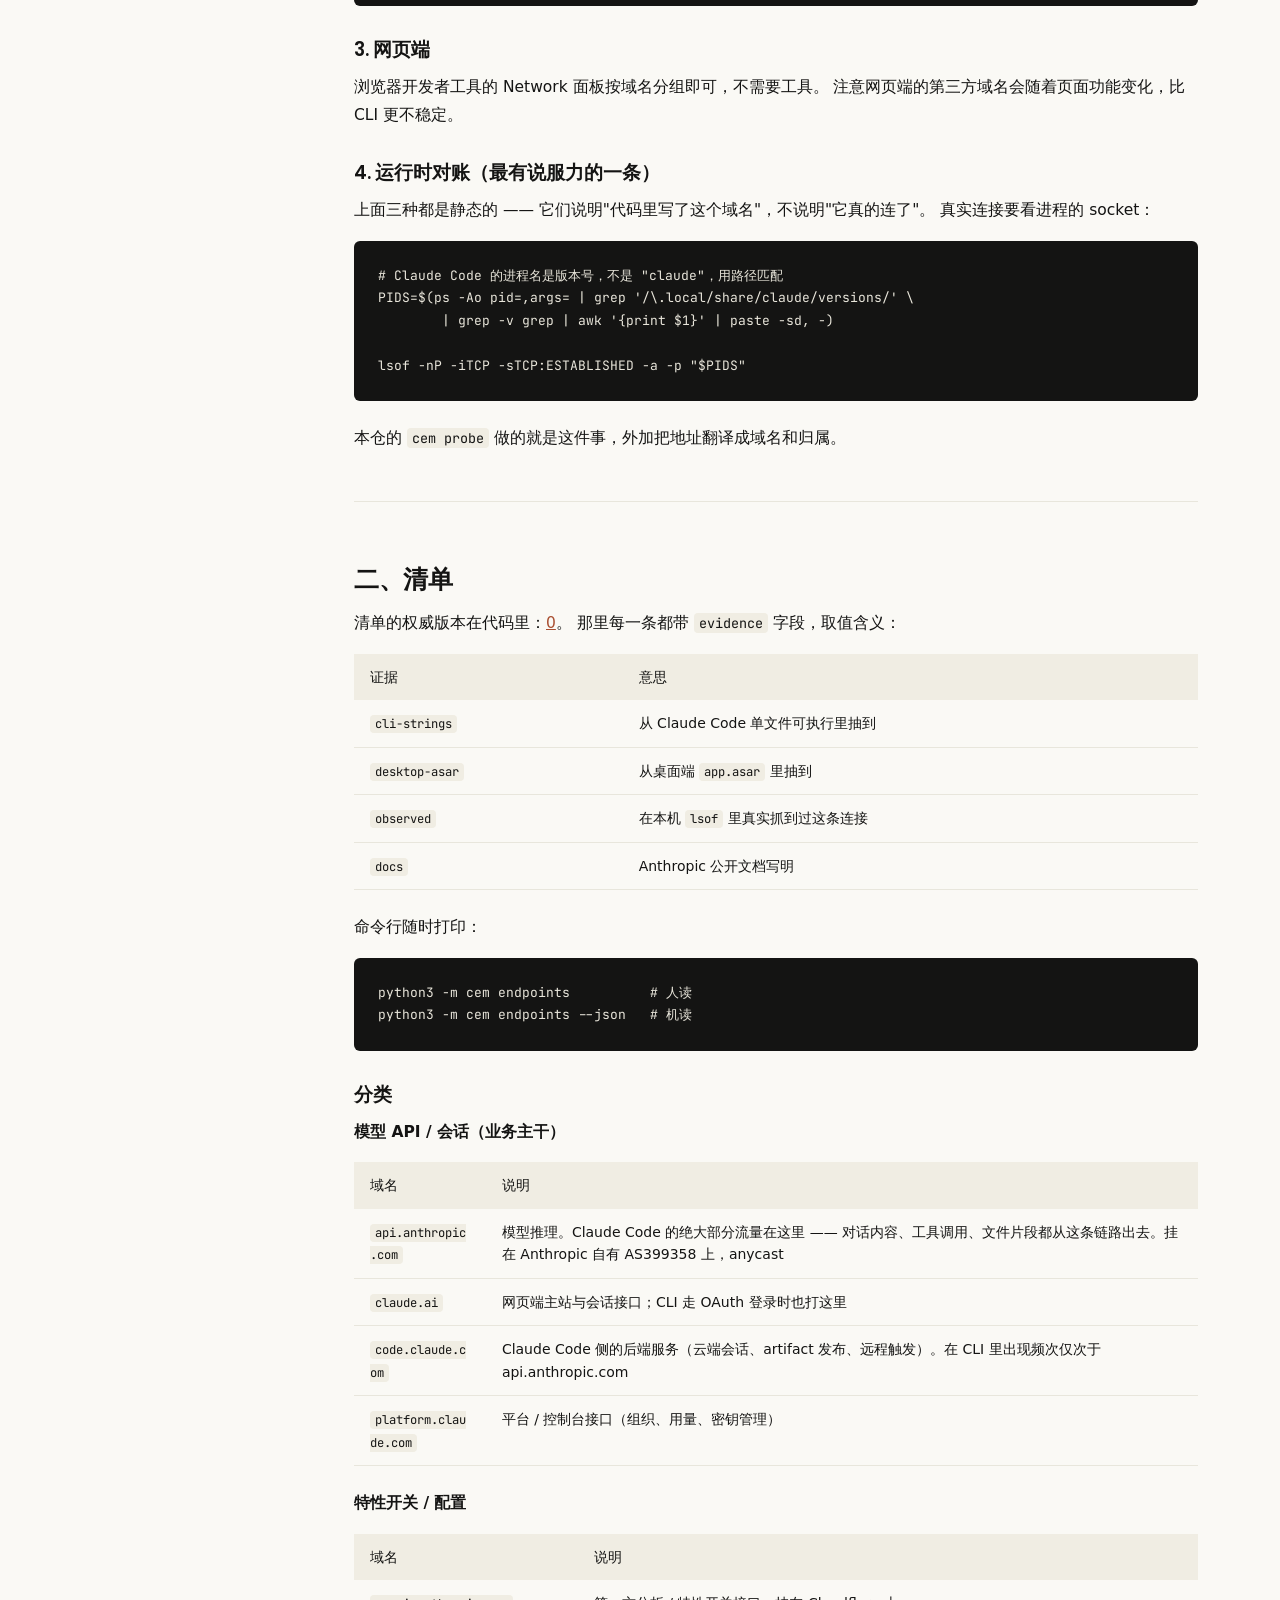
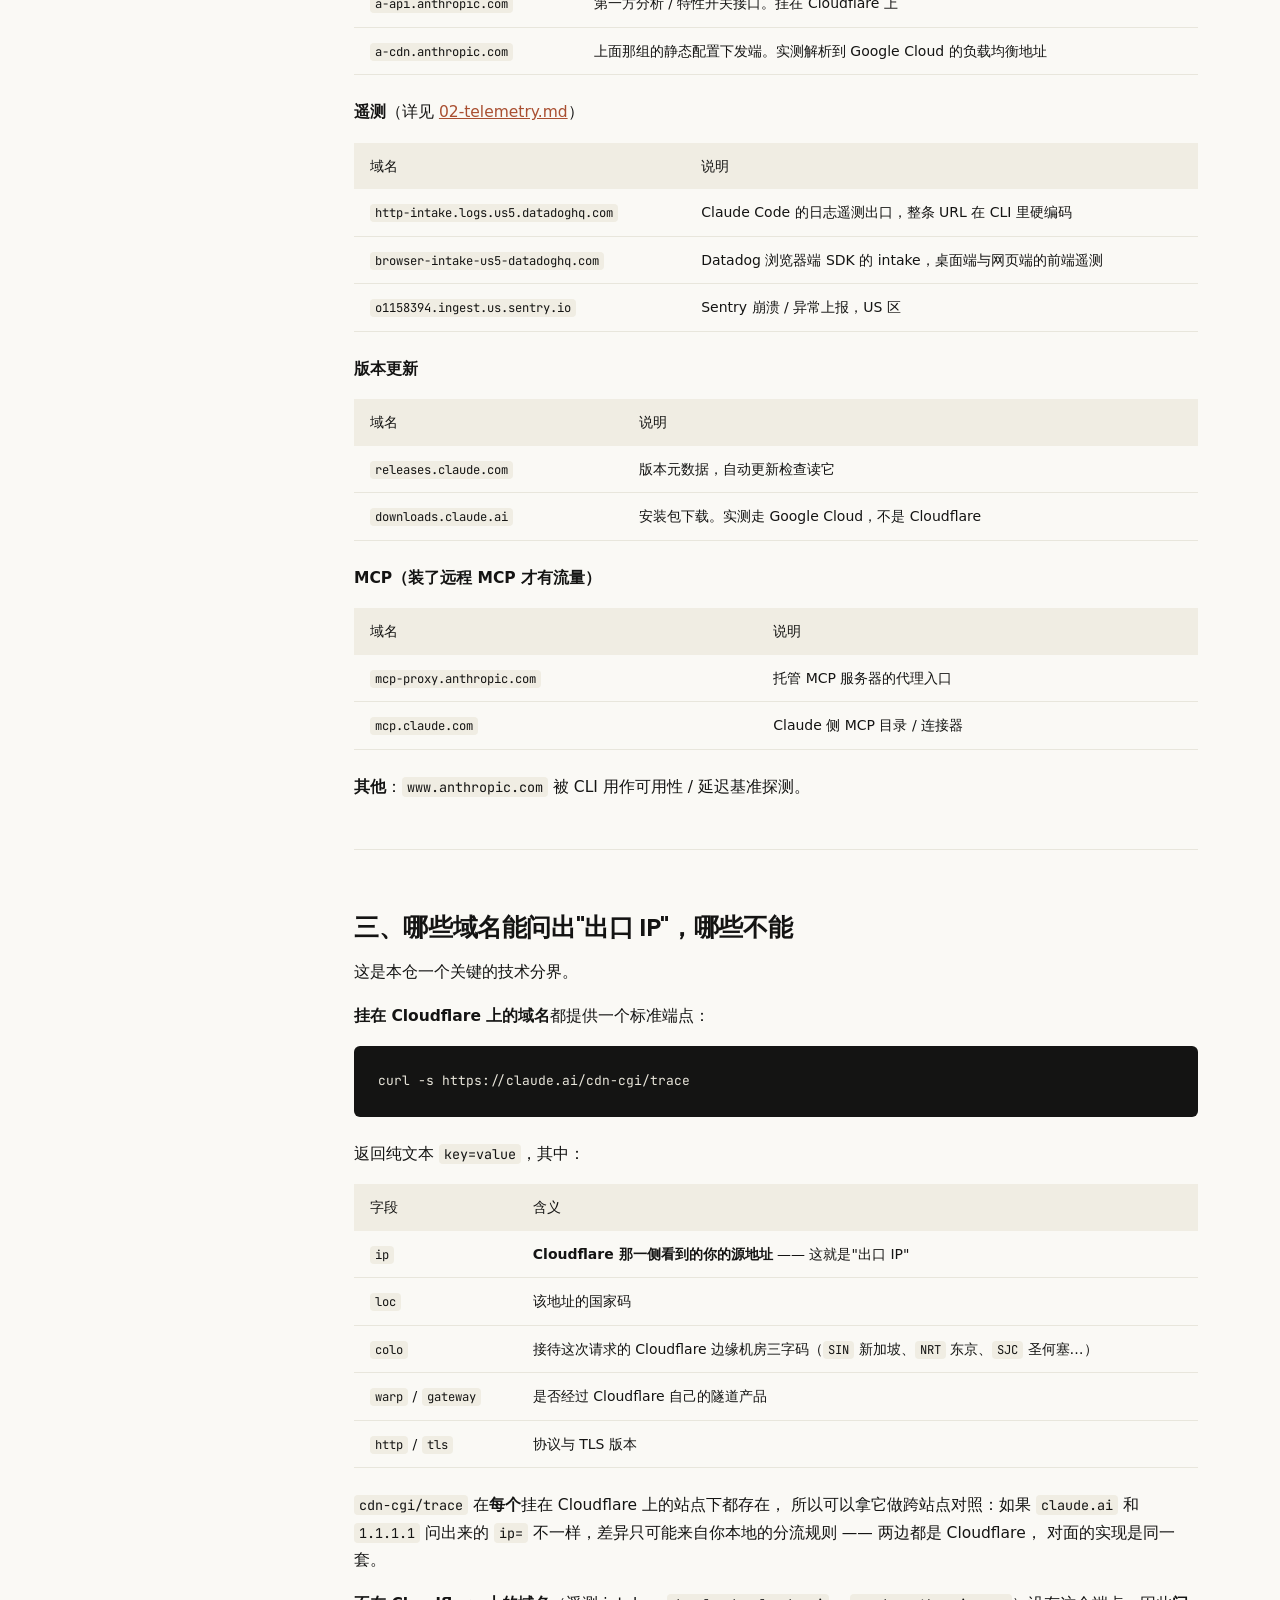
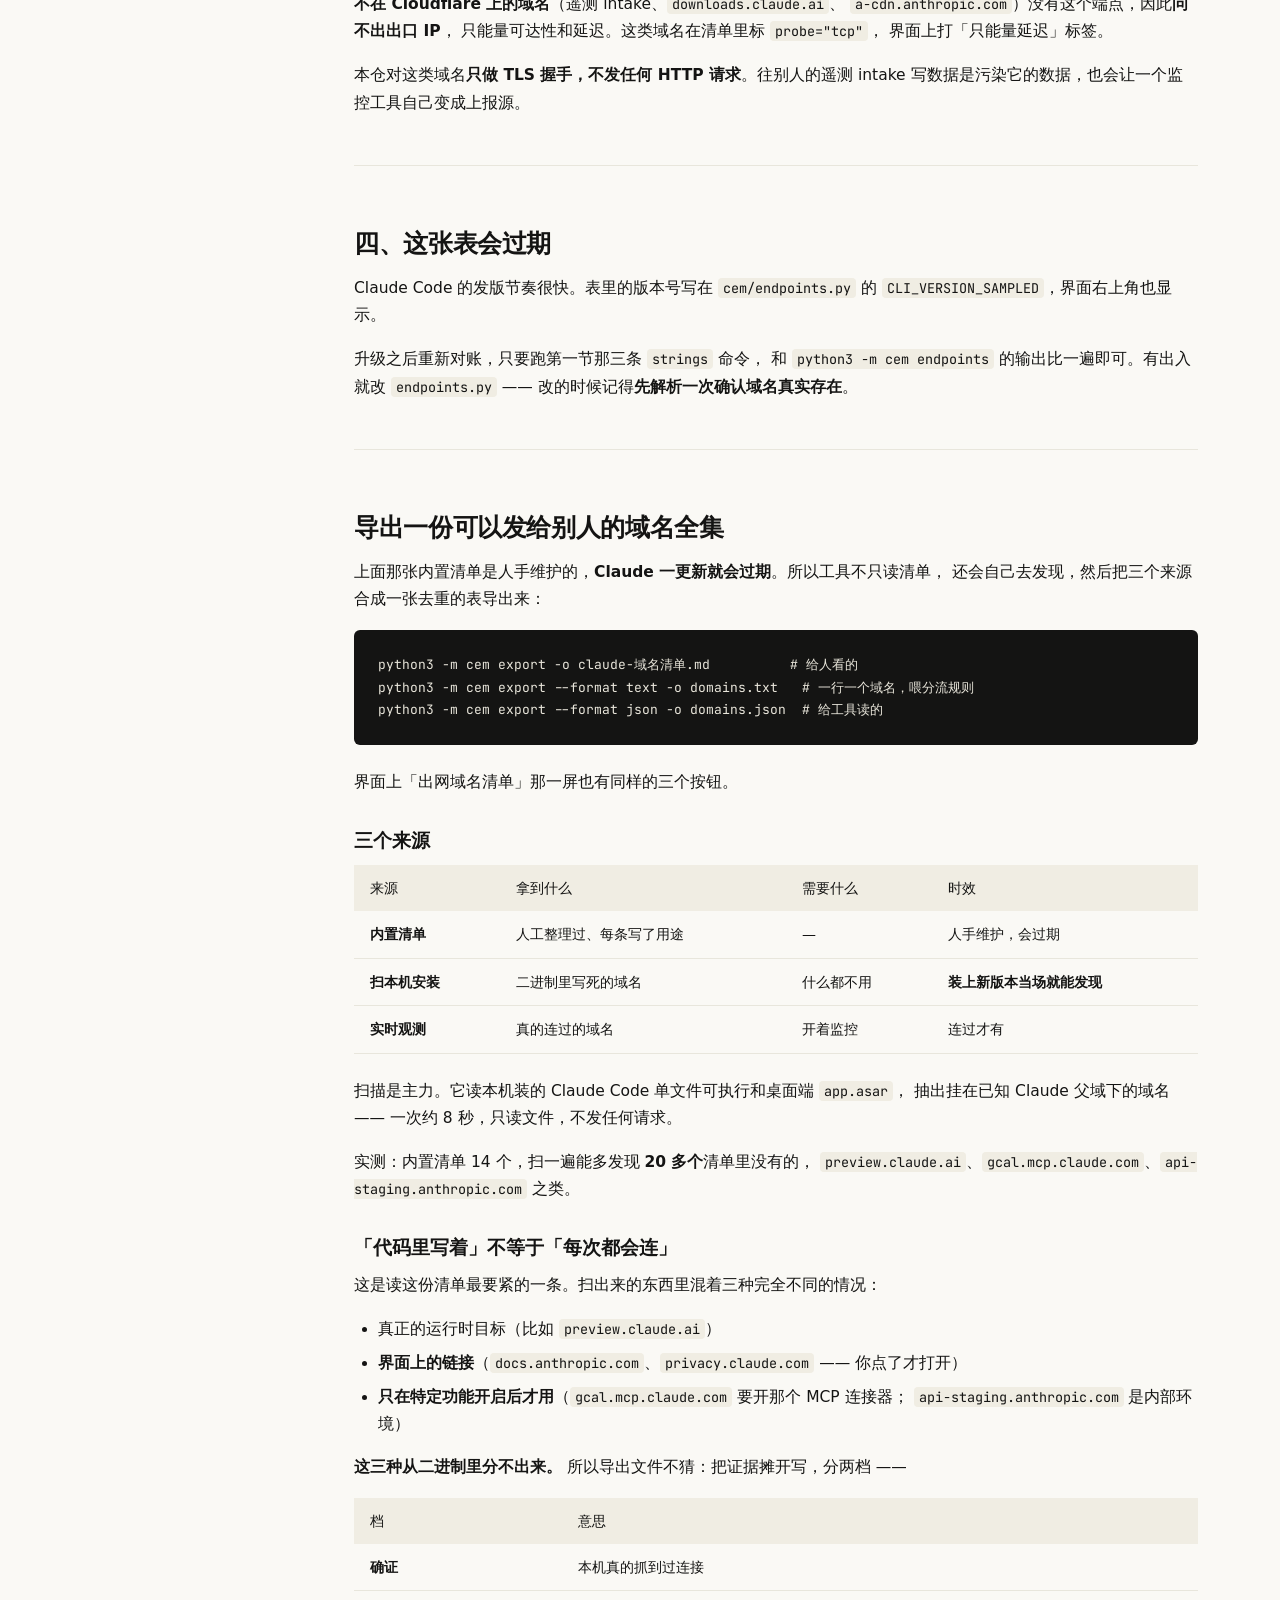
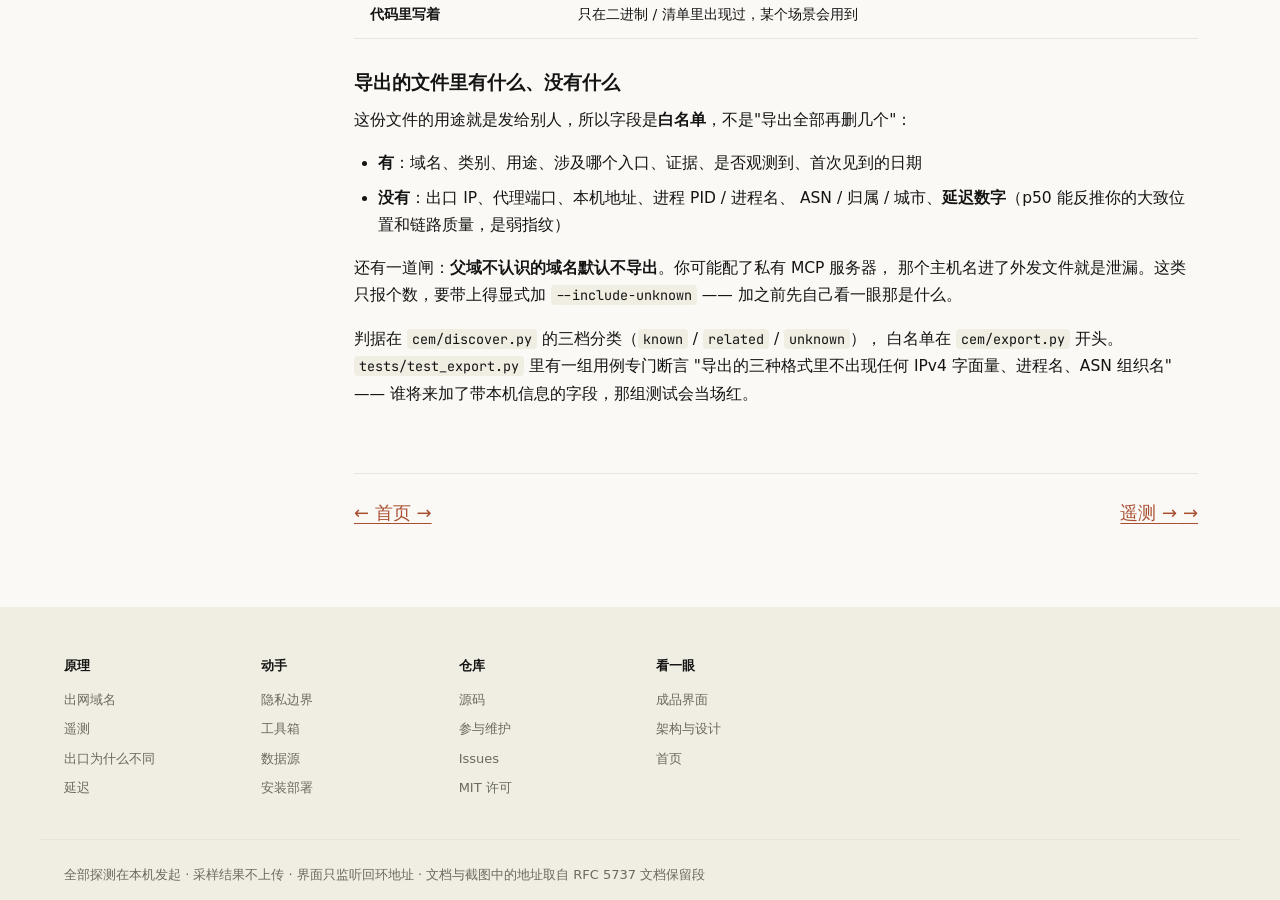
<file: docs/01-endpoints.html>
<!doctype html>
<html lang="zh-CN" data-lang="zh">
<head>
<meta charset="utf-8">
<meta name="viewport" content="width=device-width, initial-scale=1">
<title>Claude 会连哪些域名，以及怎么自己查出来 — claude-egress-monitor</title>
<meta name="description" content="这份文档回答两个问题：Claude 的三个入口各自会向外连哪些主机， 以及你怎么不信我、自己把这张表重新做一遍。">
<link rel="stylesheet" href="assets/fonts.css">
<link rel="stylesheet" href="assets/anthropic.css">
<link rel="stylesheet" href="assets/docs.css">
</head>
<body>
<nav class="anth-nav"><div class="anth-nav-inner">
  <a class="brand" href="index.html">claude-egress-monitor</a>
  <div class="nav-links"><a href="01-endpoints.html">出网域名</a><a href="02-telemetry.html">遥测</a><a href="03-routing.html">出口为什么不同</a><a href="04-latency.html">延迟</a><a href="05-privacy.html">隐私边界</a><a href="06-toolbox.html">工具箱</a><a href="07-datasources.html">数据源</a><a href="08-deploy.html">安装部署</a></div>
  <div class="nav-side">
    <a href="demo.html">Demo</a>
    <a class="anth-button" href="https://github.com/TbusOS/claude-egress-monitor" target="_blank" rel="noopener">GitHub</a>
  </div>
</div></nav>
<main class="chapter">
  <div class="chapter__inner">
    <aside class="chapter__toc">
      <span class="chapter__toc-label">本页</span>
      <a href="#一取证方法先讲怎么查">一、取证方法（先讲怎么查）</a><a href="#二清单">二、清单</a><a href="#三哪些域名能问出出口-ip哪些不能">三、哪些域名能问出&quot;出口 IP&quot;，哪些不能</a><a href="#四这张表会过期">四、这张表会过期</a><a href="#导出一份可以发给别人的域名全集">导出一份可以发给别人的域名全集</a>
    </aside>
    <article class="chapter__body">
      <span class="anth-badge">第 1 章 · 出网域名</span>
      <h1 id="claude-会连哪些域名以及怎么自己查出来">Claude 会连哪些域名，以及怎么自己查出来</h1>
<p>这份文档回答两个问题：<strong>Claude 的三个入口各自会向外连哪些主机</strong>， 以及<strong>你怎么不信我、自己把这张表重新做一遍</strong>。</p>
<p>第二个问题比第一个重要。网上那种&quot;Claude 域名白名单&quot;列表最大的毛病是 没人知道哪一条已经过期了 —— 版本一升，域名可能就换了。所以这里每一条都 写清取证方式，命令可以直接跑。</p>
<hr class="anth-divider">
<h2 id="一取证方法先讲怎么查">一、取证方法（先讲怎么查）</h2>
<h3 id="1-claude-codecli">1. Claude Code（CLI）</h3>
<p>Claude Code 发行为<strong>单文件可执行</strong>，安装在：</p>
<pre><code>~/.local/share/claude/versions/&lt;版本号&gt;</code></pre>
<p>它不是压缩包，字符串直接可读：</p>
<pre><code class="language-bash">BIN=~/.local/share/claude/versions/$(ls -t ~/.local/share/claude/versions | head -1)

# 所有出现过的 https 主机名，按出现次数排序
strings -a &quot;$BIN&quot; \
  | grep -oE &#x27;https://[a-z0-9.-]+\.[a-z]{2,}&#x27; \
  | sed &#x27;s|https://||&#x27; | sort | uniq -c | sort -rn | head -40

# 只看 Anthropic / Claude 自己的域名
strings -a &quot;$BIN&quot; | grep -oE &#x27;[a-z0-9-]+\.(anthropic\.com|claude\.ai|claude\.com)&#x27; \
  | sort | uniq -c | sort -rn

# 只看遥测相关
strings -a &quot;$BIN&quot; | grep -oiE &#x27;[a-z0-9._-]*(datadoghq|sentry\.io|statsig)[a-z0-9._-]*&#x27; \
  | sort | uniq -c | sort -rn</code></pre>
<p><strong>读这个结果要小心两件事</strong>，我们自己就踩过：</p>
<ul><li><strong>出现次数高 ≠ 运行时会连。</strong> <code>github.com</code> 出现近千次，但绝大多数在 文档字符串、错误提示和示例里。</li><li><strong>字符串里有某个词 ≠ 存在那个域名。</strong> 二进制里能搜到 <code>statsig</code>， 于是很容易顺手写下一条 <code>statsig.anthropic.com</code> —— 而这个主机名<strong>并不存在</strong>， 实测不解析。真正的第一方开关入口叫 <code>a-api.anthropic.com</code>。 凡是从字符串猜出来的域名，必须再解析一次确认。</li></ul>
<h3 id="2-claude-桌面端">2. Claude 桌面端</h3>
<p>桌面端是 Electron 应用，代码打包在 asar 里，字符串同样可读：</p>
<pre><code class="language-bash">D=/Applications/Claude.app/Contents/Resources/app.asar

strings -a &quot;$D&quot; | grep -oE &#x27;[a-z0-9-]+\.(anthropic\.com|claude\.ai|claude\.com)&#x27; \
  | sort | uniq -c | sort -rn

strings -a &quot;$D&quot; | grep -oiE &#x27;[a-z0-9._-]*(datadoghq|sentry\.io)[a-z0-9._-]*&#x27; \
  | sort | uniq -c | sort -rn</code></pre>
<h3 id="3-网页端">3. 网页端</h3>
<p>浏览器开发者工具的 Network 面板按域名分组即可，不需要工具。 注意网页端的第三方域名会随着页面功能变化，比 CLI 更不稳定。</p>
<h3 id="4-运行时对账最有说服力的一条">4. 运行时对账（最有说服力的一条）</h3>
<p>上面三种都是静态的 —— 它们说明&quot;代码里写了这个域名&quot;，不说明&quot;它真的连了&quot;。 真实连接要看进程的 socket：</p>
<pre><code class="language-bash"># Claude Code 的进程名是版本号，不是 &quot;claude&quot;，用路径匹配
PIDS=$(ps -Ao pid=,args= | grep &#x27;/\.local/share/claude/versions/&#x27; \
        | grep -v grep | awk &#x27;{print $1}&#x27; | paste -sd, -)

lsof -nP -iTCP -sTCP:ESTABLISHED -a -p &quot;$PIDS&quot;</code></pre>
<p>本仓的 <code>cem probe</code> 做的就是这件事，外加把地址翻译成域名和归属。</p>
<hr class="anth-divider">
<h2 id="二清单">二、清单</h2>
<p>清单的权威版本在代码里：<a href="https://github.com/TbusOS/claude-egress-monitor/blob/main/cem/endpoints.py"> 0 </a>。 那里每一条都带 <code>evidence</code> 字段，取值含义：</p>
<div class="table-wrap"><table class="anth-table">
<thead><tr><th>证据</th><th>意思</th></tr></thead>
<tbody>
<tr><td><code>cli-strings</code></td><td>从 Claude Code 单文件可执行里抽到</td></tr>
<tr><td><code>desktop-asar</code></td><td>从桌面端 <code>app.asar</code> 里抽到</td></tr>
<tr><td><code>observed</code></td><td>在本机 <code>lsof</code> 里真实抓到过这条连接</td></tr>
<tr><td><code>docs</code></td><td>Anthropic 公开文档写明</td></tr>
</tbody></table></div>
<p>命令行随时打印：</p>
<pre><code class="language-bash">python3 -m cem endpoints          # 人读
python3 -m cem endpoints --json   # 机读</code></pre>
<h3 id="分类">分类</h3>
<p><strong>模型 API / 会话（业务主干）</strong></p>
<div class="table-wrap"><table class="anth-table">
<thead><tr><th>域名</th><th>说明</th></tr></thead>
<tbody>
<tr><td><code>api.anthropic.com</code></td><td>模型推理。Claude Code 的绝大部分流量在这里 —— 对话内容、工具调用、文件片段都从这条链路出去。挂在 Anthropic 自有 AS399358 上，anycast</td></tr>
<tr><td><code>claude.ai</code></td><td>网页端主站与会话接口；CLI 走 OAuth 登录时也打这里</td></tr>
<tr><td><code>code.claude.com</code></td><td>Claude Code 侧的后端服务（云端会话、artifact 发布、远程触发）。在 CLI 里出现频次仅次于 api.anthropic.com</td></tr>
<tr><td><code>platform.claude.com</code></td><td>平台 / 控制台接口（组织、用量、密钥管理）</td></tr>
</tbody></table></div>
<p><strong>特性开关 / 配置</strong></p>
<div class="table-wrap"><table class="anth-table">
<thead><tr><th>域名</th><th>说明</th></tr></thead>
<tbody>
<tr><td><code>a-api.anthropic.com</code></td><td>第一方分析 / 特性开关接口。挂在 Cloudflare 上</td></tr>
<tr><td><code>a-cdn.anthropic.com</code></td><td>上面那组的静态配置下发端。实测解析到 Google Cloud 的负载均衡地址</td></tr>
</tbody></table></div>
<p><strong>遥测</strong>（详见 <a href="02-telemetry.html">02-telemetry.md</a>）</p>
<div class="table-wrap"><table class="anth-table">
<thead><tr><th>域名</th><th>说明</th></tr></thead>
<tbody>
<tr><td><code>http-intake.logs.us5.datadoghq.com</code></td><td>Claude Code 的日志遥测出口，整条 URL 在 CLI 里硬编码</td></tr>
<tr><td><code>browser-intake-us5-datadoghq.com</code></td><td>Datadog 浏览器端 SDK 的 intake，桌面端与网页端的前端遥测</td></tr>
<tr><td><code>o1158394.ingest.us.sentry.io</code></td><td>Sentry 崩溃 / 异常上报，US 区</td></tr>
</tbody></table></div>
<p><strong>版本更新</strong></p>
<div class="table-wrap"><table class="anth-table">
<thead><tr><th>域名</th><th>说明</th></tr></thead>
<tbody>
<tr><td><code>releases.claude.com</code></td><td>版本元数据，自动更新检查读它</td></tr>
<tr><td><code>downloads.claude.ai</code></td><td>安装包下载。实测走 Google Cloud，不是 Cloudflare</td></tr>
</tbody></table></div>
<p><strong>MCP（装了远程 MCP 才有流量）</strong></p>
<div class="table-wrap"><table class="anth-table">
<thead><tr><th>域名</th><th>说明</th></tr></thead>
<tbody>
<tr><td><code>mcp-proxy.anthropic.com</code></td><td>托管 MCP 服务器的代理入口</td></tr>
<tr><td><code>mcp.claude.com</code></td><td>Claude 侧 MCP 目录 / 连接器</td></tr>
</tbody></table></div>
<p><strong>其他</strong>：<code>www.anthropic.com</code> 被 CLI 用作可用性 / 延迟基准探测。</p>
<hr class="anth-divider">
<h2 id="三哪些域名能问出出口-ip哪些不能">三、哪些域名能问出&quot;出口 IP&quot;，哪些不能</h2>
<p>这是本仓一个关键的技术分界。</p>
<p><strong>挂在 Cloudflare 上的域名</strong>都提供一个标准端点：</p>
<pre><code class="language-bash">curl -s https://claude.ai/cdn-cgi/trace</code></pre>
<p>返回纯文本 <code>key=value</code>，其中：</p>
<div class="table-wrap"><table class="anth-table">
<thead><tr><th>字段</th><th>含义</th></tr></thead>
<tbody>
<tr><td><code>ip</code></td><td><strong>Cloudflare 那一侧看到的你的源地址</strong> —— 这就是&quot;出口 IP&quot;</td></tr>
<tr><td><code>loc</code></td><td>该地址的国家码</td></tr>
<tr><td><code>colo</code></td><td>接待这次请求的 Cloudflare 边缘机房三字码（<code>SIN</code> 新加坡、<code>NRT</code> 东京、<code>SJC</code> 圣何塞…）</td></tr>
<tr><td><code>warp</code> / <code>gateway</code></td><td>是否经过 Cloudflare 自己的隧道产品</td></tr>
<tr><td><code>http</code> / <code>tls</code></td><td>协议与 TLS 版本</td></tr>
</tbody></table></div>
<p><code>cdn-cgi/trace</code> 在<strong>每个</strong>挂在 Cloudflare 上的站点下都存在， 所以可以拿它做跨站点对照：如果 <code>claude.ai</code> 和 <code>1.1.1.1</code> 问出来的 <code>ip=</code> 不一样，差异只可能来自你本地的分流规则 —— 两边都是 Cloudflare， 对面的实现是同一套。</p>
<p><strong>不在 Cloudflare 上的域名</strong>（遥测 intake、<code>downloads.claude.ai</code>、 <code>a-cdn.anthropic.com</code>）没有这个端点，因此<strong>问不出出口 IP</strong>， 只能量可达性和延迟。这类域名在清单里标 <code>probe=&quot;tcp&quot;</code>， 界面上打「只能量延迟」标签。</p>
<p>本仓对这类域名<strong>只做 TLS 握手，不发任何 HTTP 请求</strong>。往别人的遥测 intake 写数据是污染它的数据，也会让一个监控工具自己变成上报源。</p>
<hr class="anth-divider">
<h2 id="四这张表会过期">四、这张表会过期</h2>
<p>Claude Code 的发版节奏很快。表里的版本号写在 <code>cem/endpoints.py</code> 的 <code>CLI_VERSION_SAMPLED</code>，界面右上角也显示。</p>
<p>升级之后重新对账，只要跑第一节那三条 <code>strings</code> 命令， 和 <code>python3 -m cem endpoints</code> 的输出比一遍即可。有出入就改 <code>endpoints.py</code> —— 改的时候记得<strong>先解析一次确认域名真实存在</strong>。</p>
<hr class="anth-divider">
<h2 id="导出一份可以发给别人的域名全集">导出一份可以发给别人的域名全集</h2>
<p>上面那张内置清单是人手维护的，<strong>Claude 一更新就会过期</strong>。所以工具不只读清单， 还会自己去发现，然后把三个来源合成一张去重的表导出来：</p>
<pre><code class="language-bash">python3 -m cem export -o claude-域名清单.md          # 给人看的
python3 -m cem export --format text -o domains.txt   # 一行一个域名，喂分流规则
python3 -m cem export --format json -o domains.json  # 给工具读的</code></pre>
<p>界面上「出网域名清单」那一屏也有同样的三个按钮。</p>
<h3 id="三个来源">三个来源</h3>
<div class="table-wrap"><table class="anth-table">
<thead><tr><th>来源</th><th>拿到什么</th><th>需要什么</th><th>时效</th></tr></thead>
<tbody>
<tr><td><strong>内置清单</strong></td><td>人工整理过、每条写了用途</td><td>—</td><td>人手维护，会过期</td></tr>
<tr><td><strong>扫本机安装</strong></td><td>二进制里写死的域名</td><td>什么都不用</td><td><strong>装上新版本当场就能发现</strong></td></tr>
<tr><td><strong>实时观测</strong></td><td>真的连过的域名</td><td>开着监控</td><td>连过才有</td></tr>
</tbody></table></div>
<p>扫描是主力。它读本机装的 Claude Code 单文件可执行和桌面端 <code>app.asar</code>， 抽出挂在已知 Claude 父域下的域名 —— 一次约 8 秒，只读文件，不发任何请求。</p>
<p>实测：内置清单 14 个，扫一遍能多发现 <strong>20 多个</strong>清单里没有的， <code>preview.claude.ai</code>、<code>gcal.mcp.claude.com</code>、<code>api-staging.anthropic.com</code> 之类。</p>
<h3 id="代码里写着不等于每次都会连">「代码里写着」不等于「每次都会连」</h3>
<p>这是读这份清单最要紧的一条。扫出来的东西里混着三种完全不同的情况：</p>
<ul><li>真正的运行时目标（比如 <code>preview.claude.ai</code>）</li><li><strong>界面上的链接</strong>（<code>docs.anthropic.com</code>、<code>privacy.claude.com</code> —— 你点了才打开）</li><li><strong>只在特定功能开启后才用</strong>（<code>gcal.mcp.claude.com</code> 要开那个 MCP 连接器； <code>api-staging.anthropic.com</code> 是内部环境）</li></ul>
<p><strong>这三种从二进制里分不出来。</strong> 所以导出文件不猜：把证据摊开写，分两档 ——</p>
<div class="table-wrap"><table class="anth-table">
<thead><tr><th>档</th><th>意思</th></tr></thead>
<tbody>
<tr><td><strong>确证</strong></td><td>本机真的抓到过连接</td></tr>
<tr><td><strong>代码里写着</strong></td><td>只在二进制 / 清单里出现过，某个场景会用到</td></tr>
</tbody></table></div>
<h3 id="导出的文件里有什么没有什么">导出的文件里有什么、没有什么</h3>
<p>这份文件的用途就是发给别人，所以字段是<strong>白名单</strong>，不是&quot;导出全部再删几个&quot;：</p>
<ul><li><strong>有</strong>：域名、类别、用途、涉及哪个入口、证据、是否观测到、首次见到的日期</li><li><strong>没有</strong>：出口 IP、代理端口、本机地址、进程 PID / 进程名、 ASN / 归属 / 城市、<strong>延迟数字</strong>（p50 能反推你的大致位置和链路质量，是弱指纹）</li></ul>
<p>还有一道闸：<strong>父域不认识的域名默认不导出</strong>。你可能配了私有 MCP 服务器， 那个主机名进了外发文件就是泄漏。这类只报个数，要带上得显式加 <code>--include-unknown</code> —— 加之前先自己看一眼那是什么。</p>
<p>判据在 <code>cem/discover.py</code> 的三档分类（<code>known</code> / <code>related</code> / <code>unknown</code>）， 白名单在 <code>cem/export.py</code> 开头。<code>tests/test_export.py</code> 里有一组用例专门断言 &quot;导出的三种格式里不出现任何 IPv4 字面量、进程名、ASN 组织名&quot; —— 谁将来加了带本机信息的字段，那组测试会当场红。</p>
      <div class="chapter__nav"><a class="anth-link" href="index.html">← 首页</a><a class="anth-link" href="02-telemetry.html">遥测 →</a></div>
    </article>
  </div>
</main>
<footer class="anth-footer">
  <div class="anth-footer-grid">
    <div class="anth-footer-group"><h5>原理</h5><a href="01-endpoints.html">出网域名</a><a href="02-telemetry.html">遥测</a><a href="03-routing.html">出口为什么不同</a><a href="04-latency.html">延迟</a></div>
    <div class="anth-footer-group"><h5>动手</h5><a href="05-privacy.html">隐私边界</a><a href="06-toolbox.html">工具箱</a><a href="07-datasources.html">数据源</a><a href="08-deploy.html">安装部署</a></div>
    <div class="anth-footer-group"><h5>仓库</h5>
      <a href="https://github.com/TbusOS/claude-egress-monitor" target="_blank" rel="noopener">源码</a>
      <a href="https://github.com/TbusOS/claude-egress-monitor/blob/main/CONTRIBUTING.md" target="_blank" rel="noopener">参与维护</a>
      <a href="https://github.com/TbusOS/claude-egress-monitor/issues" target="_blank" rel="noopener">Issues</a>
      <a href="https://github.com/TbusOS/claude-egress-monitor/blob/main/LICENSE" target="_blank" rel="noopener">MIT 许可</a>
    </div>
    <div class="anth-footer-group"><h5>看一眼</h5>
      <a href="demo.html">成品界面</a>
      <a href="architecture.html">架构与设计</a>
      <a href="index.html">首页</a>
    </div>
  </div>
  <div class="anth-footer-legal">
    全部探测在本机发起 · 采样结果不上传 · 界面只监听回环地址 ·
    文档与截图中的地址取自 RFC 5737 文档保留段
  </div>
</footer>
</body>
</html>
</file>
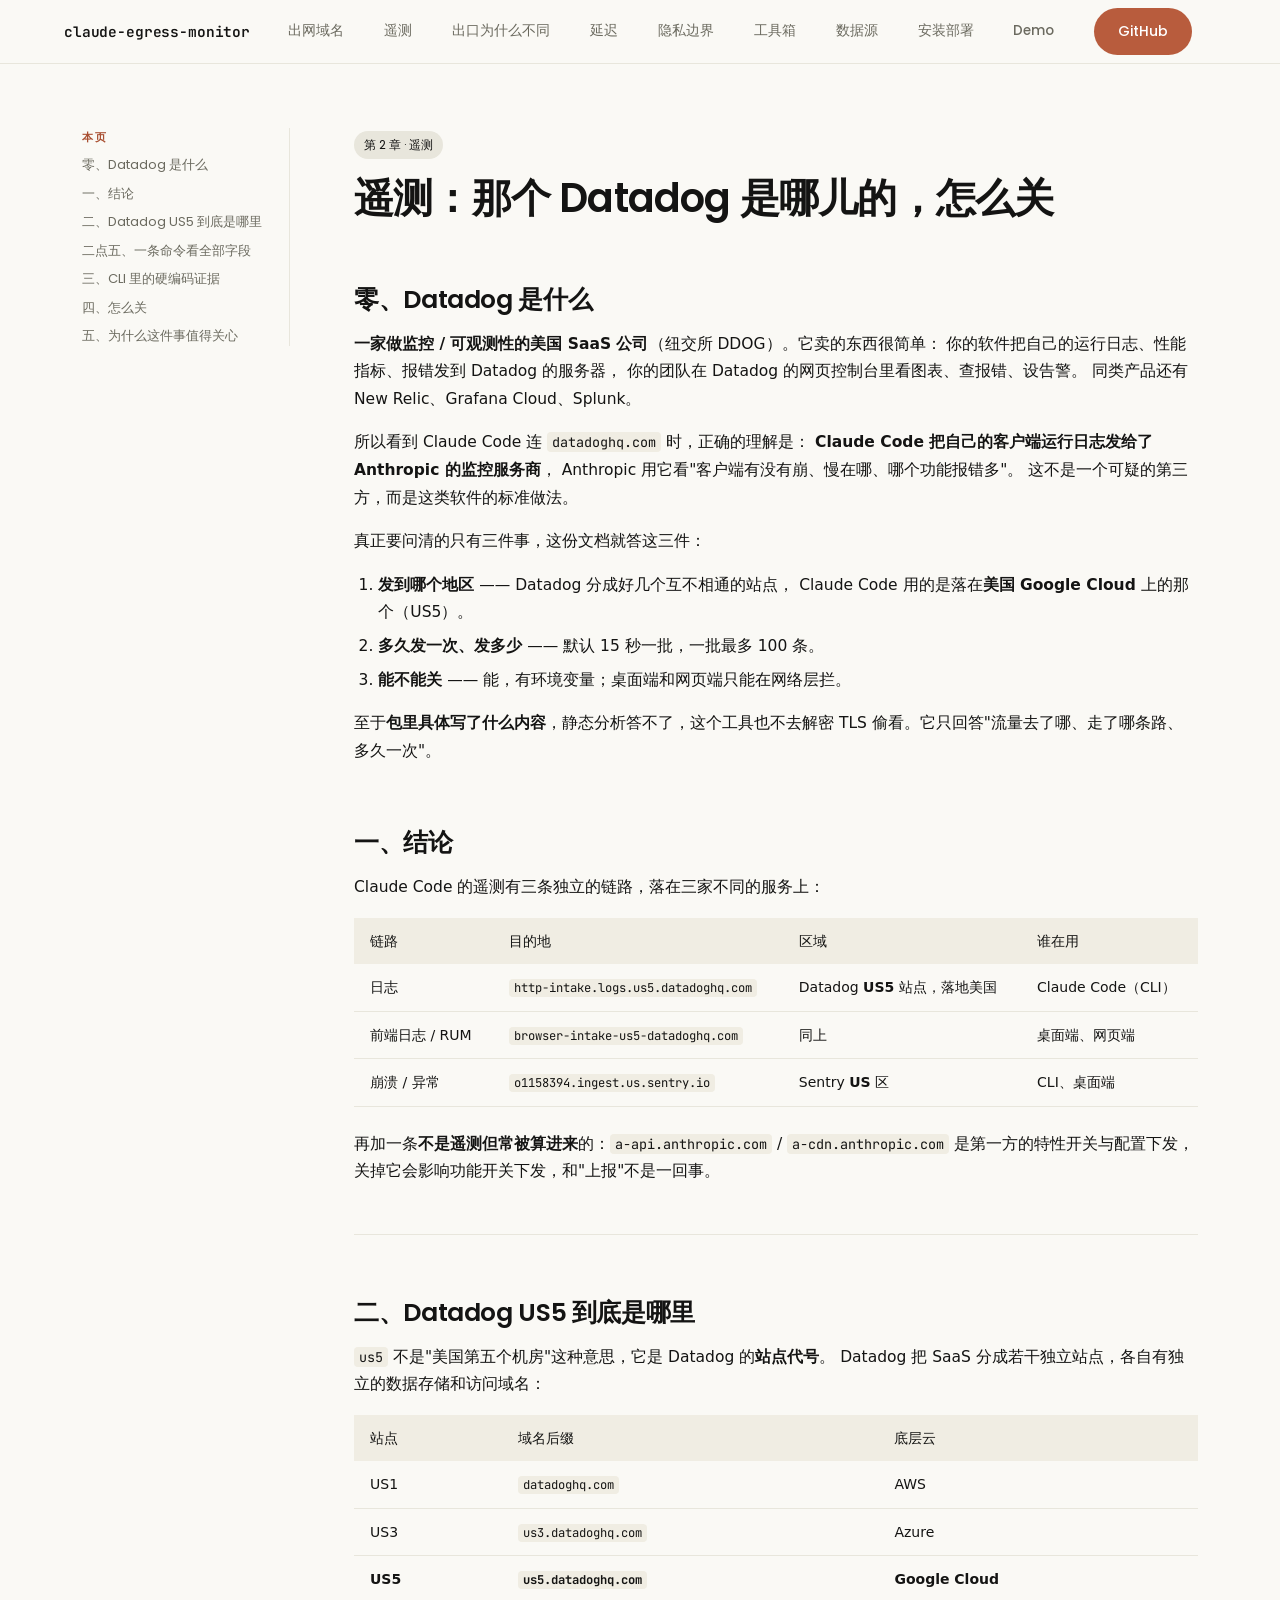
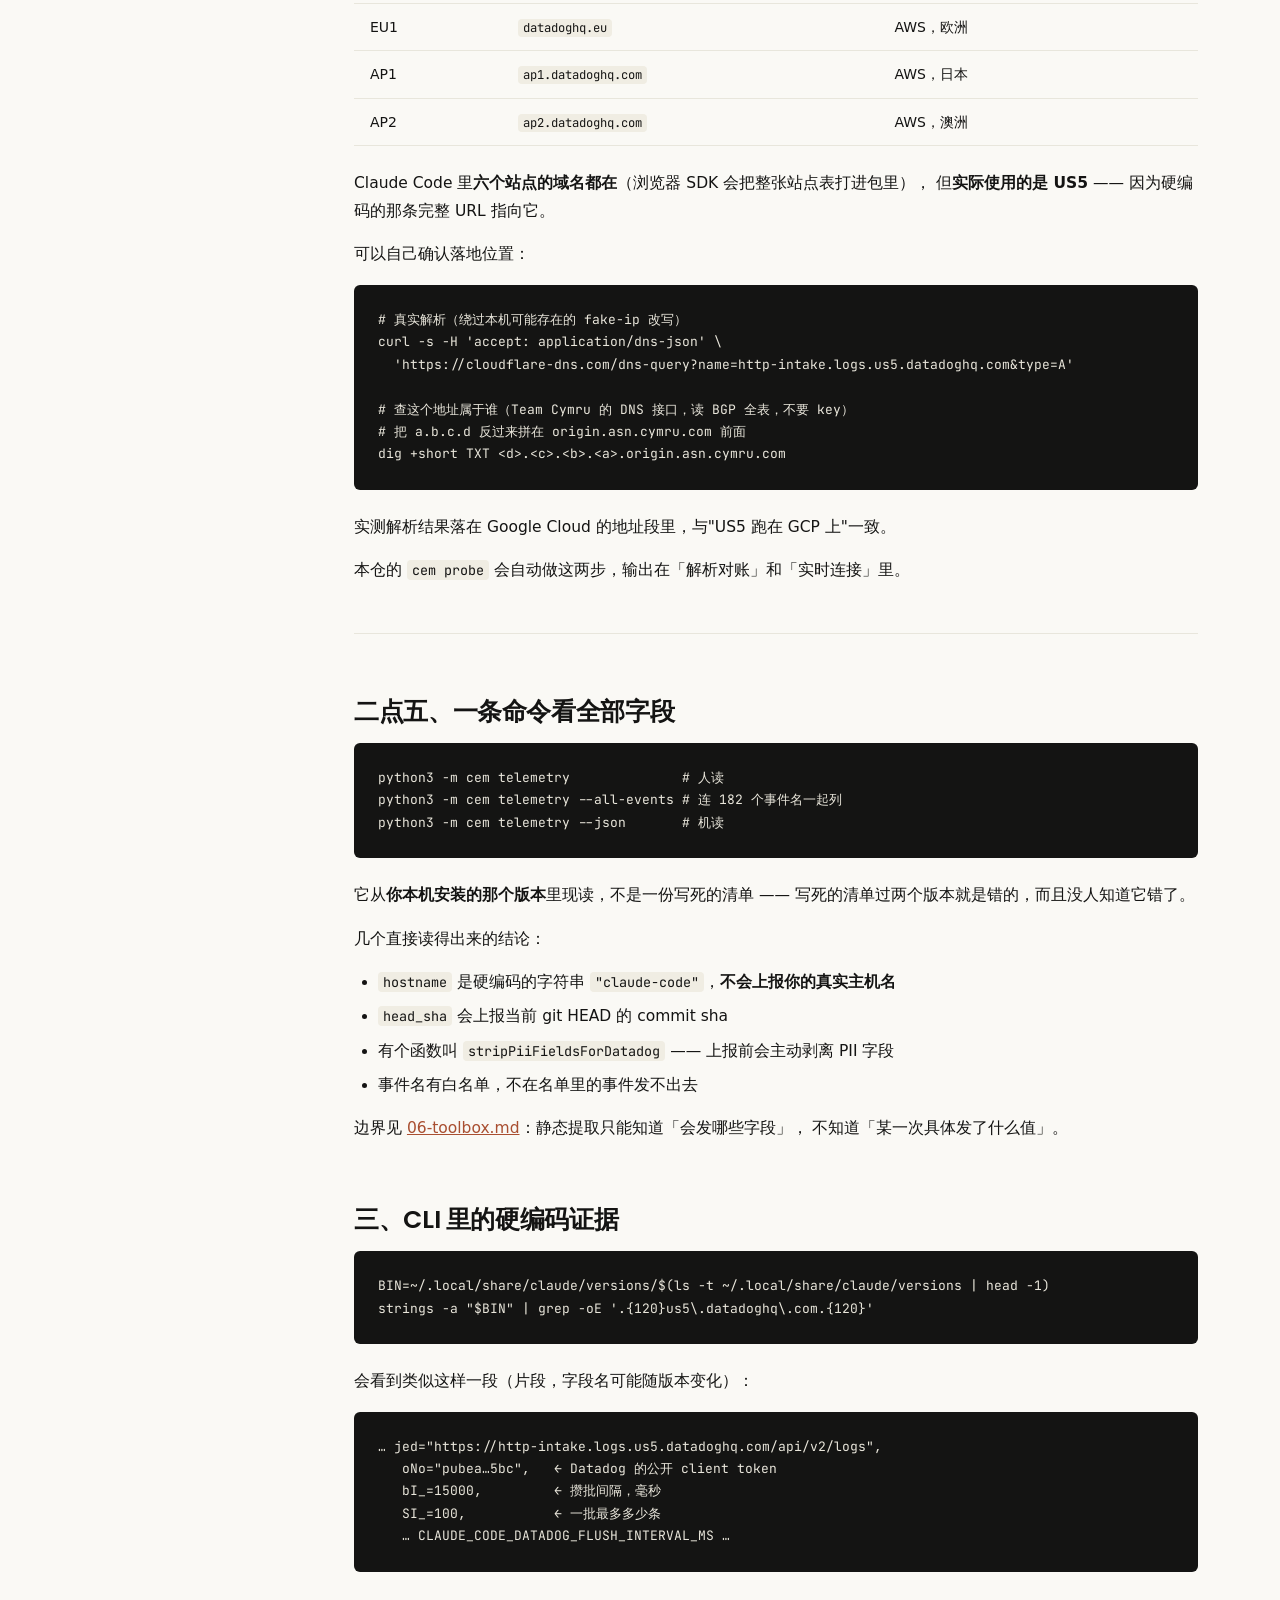
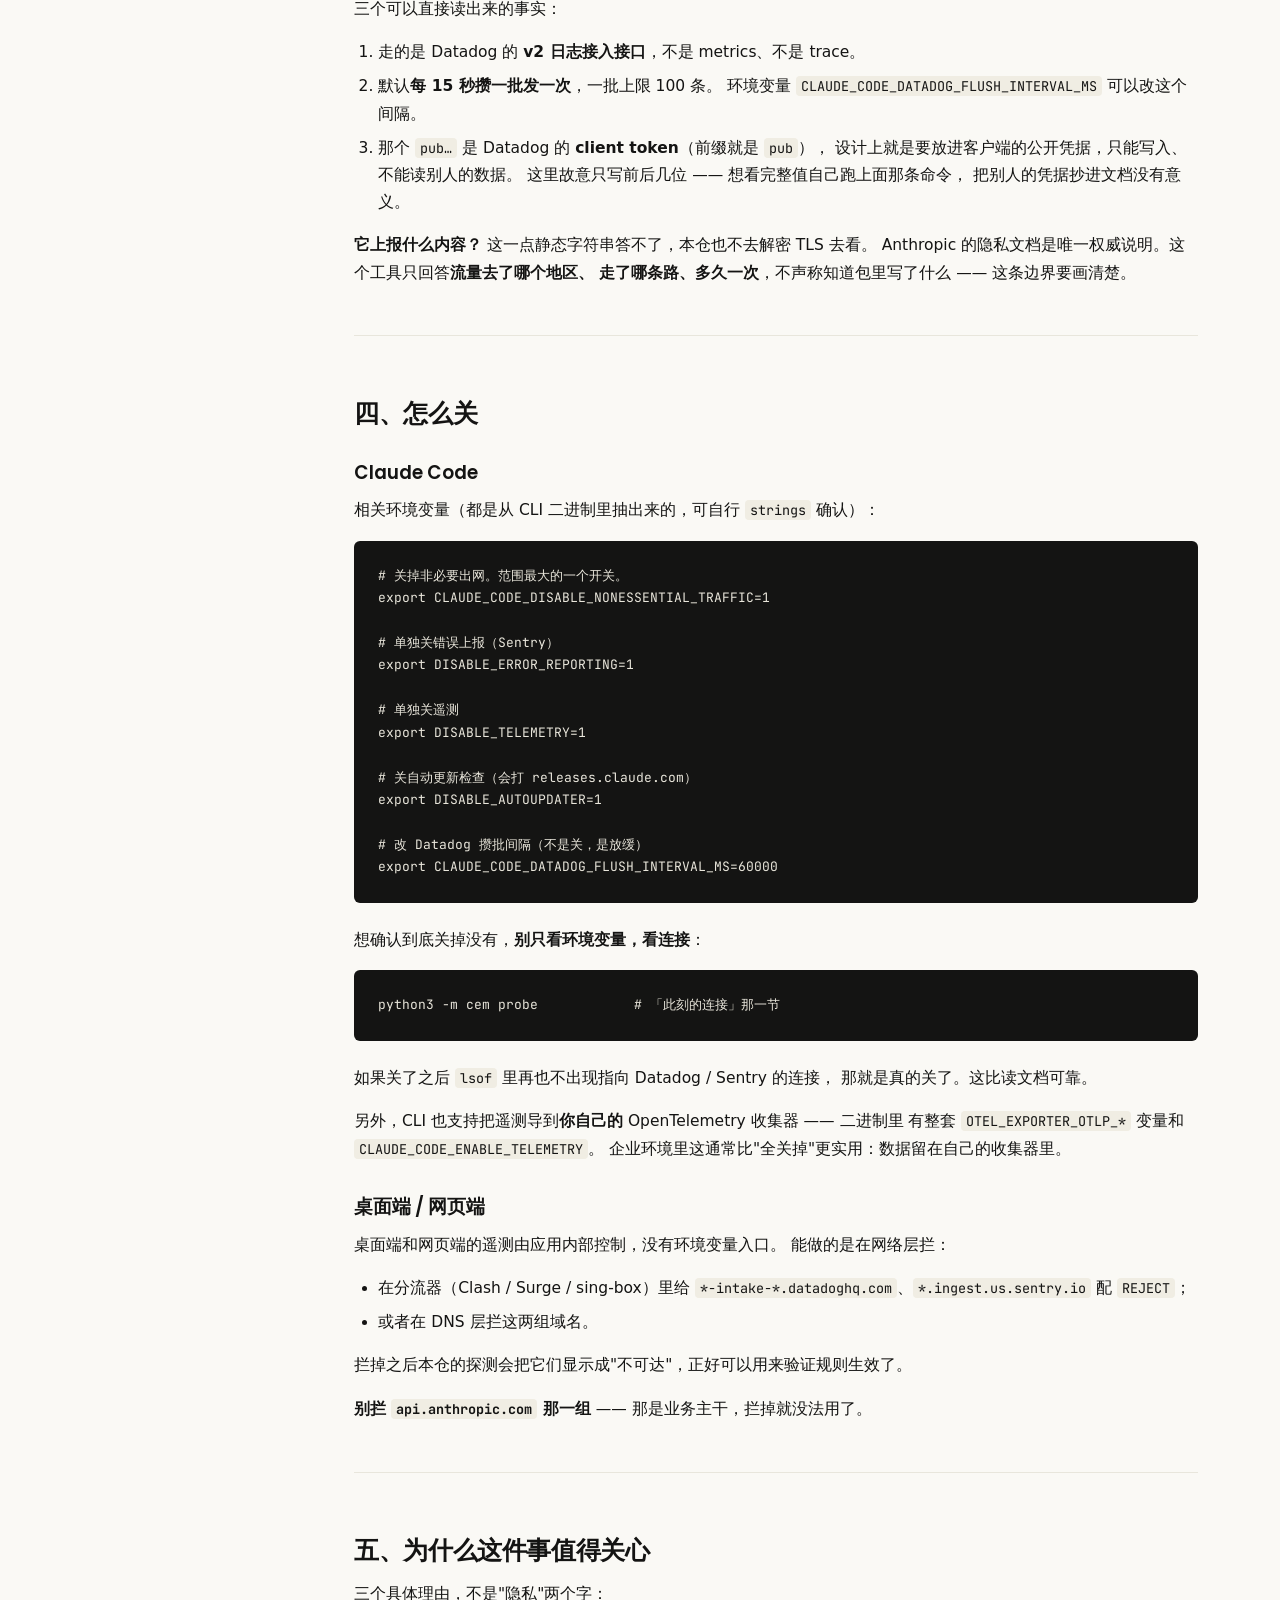
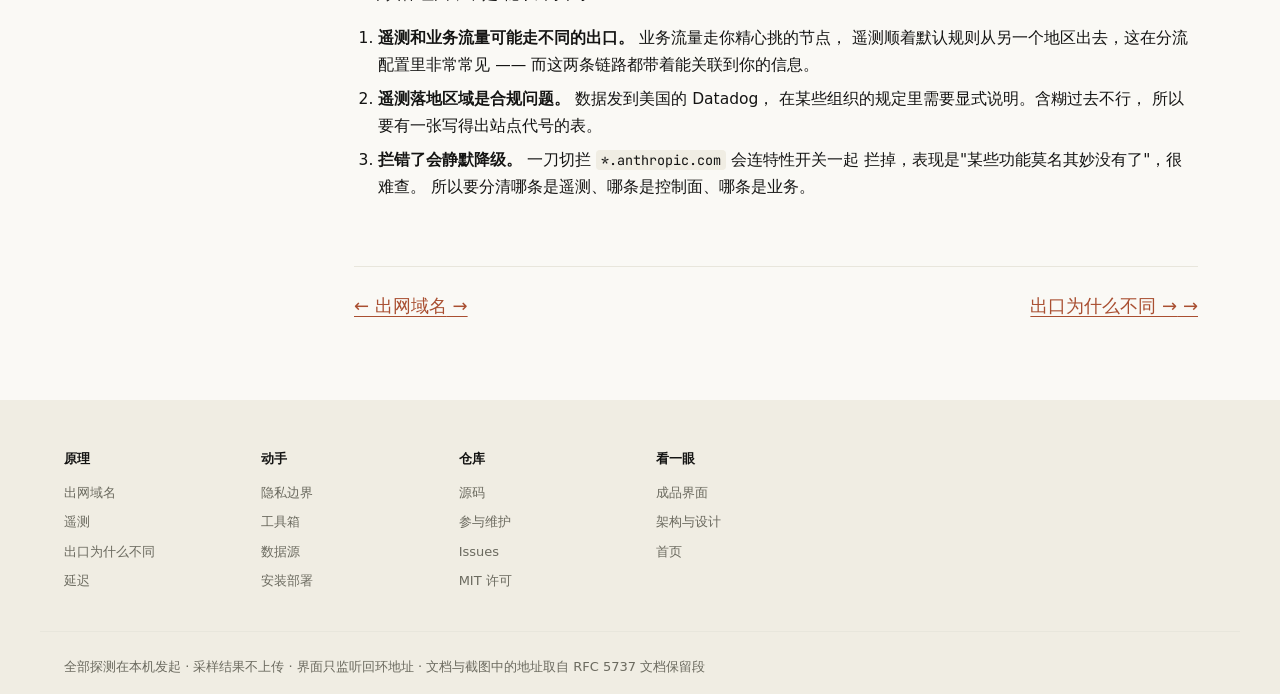
<file: docs/02-telemetry.html>
<!doctype html>
<html lang="zh-CN" data-lang="zh">
<head>
<meta charset="utf-8">
<meta name="viewport" content="width=device-width, initial-scale=1">
<title>遥测：那个 Datadog 是哪儿的，怎么关 — claude-egress-monitor</title>
<meta name="description" content="一家做监控 / 可观测性的美国 SaaS 公司（纽交所 DDOG）。它卖的东西很简单： 你的软件把自己的运行日志、性能指标、报错发到 Datadog 的服务器， 你的团队在 Datadog 的网页控制台里看图表、查报错、设告警。 同类产品还有 New Relic、Grafana Cloud、Splu">
<link rel="stylesheet" href="assets/fonts.css">
<link rel="stylesheet" href="assets/anthropic.css">
<link rel="stylesheet" href="assets/docs.css">
</head>
<body>
<nav class="anth-nav"><div class="anth-nav-inner">
  <a class="brand" href="index.html">claude-egress-monitor</a>
  <div class="nav-links"><a href="01-endpoints.html">出网域名</a><a href="02-telemetry.html">遥测</a><a href="03-routing.html">出口为什么不同</a><a href="04-latency.html">延迟</a><a href="05-privacy.html">隐私边界</a><a href="06-toolbox.html">工具箱</a><a href="07-datasources.html">数据源</a><a href="08-deploy.html">安装部署</a></div>
  <div class="nav-side">
    <a href="demo.html">Demo</a>
    <a class="anth-button" href="https://github.com/TbusOS/claude-egress-monitor" target="_blank" rel="noopener">GitHub</a>
  </div>
</div></nav>
<main class="chapter">
  <div class="chapter__inner">
    <aside class="chapter__toc">
      <span class="chapter__toc-label">本页</span>
      <a href="#零datadog-是什么">零、Datadog 是什么</a><a href="#一结论">一、结论</a><a href="#二datadog-us5-到底是哪里">二、Datadog US5 到底是哪里</a><a href="#二点五一条命令看全部字段">二点五、一条命令看全部字段</a><a href="#三cli-里的硬编码证据">三、CLI 里的硬编码证据</a><a href="#四怎么关">四、怎么关</a><a href="#五为什么这件事值得关心">五、为什么这件事值得关心</a>
    </aside>
    <article class="chapter__body">
      <span class="anth-badge">第 2 章 · 遥测</span>
      <h1 id="遥测那个-datadog-是哪儿的怎么关">遥测：那个 Datadog 是哪儿的，怎么关</h1>
<h2 id="零datadog-是什么">零、Datadog 是什么</h2>
<p><strong>一家做监控 / 可观测性的美国 SaaS 公司</strong>（纽交所 DDOG）。它卖的东西很简单： 你的软件把自己的运行日志、性能指标、报错发到 Datadog 的服务器， 你的团队在 Datadog 的网页控制台里看图表、查报错、设告警。 同类产品还有 New Relic、Grafana Cloud、Splunk。</p>
<p>所以看到 Claude Code 连 <code>datadoghq.com</code> 时，正确的理解是： <strong>Claude Code 把自己的客户端运行日志发给了 Anthropic 的监控服务商</strong>， Anthropic 用它看&quot;客户端有没有崩、慢在哪、哪个功能报错多&quot;。 这不是一个可疑的第三方，而是这类软件的标准做法。</p>
<p>真正要问清的只有三件事，这份文档就答这三件：</p>
<ol><li><strong>发到哪个地区</strong> —— Datadog 分成好几个互不相通的站点， Claude Code 用的是落在<strong>美国 Google Cloud</strong> 上的那个（US5）。</li><li><strong>多久发一次、发多少</strong> —— 默认 15 秒一批，一批最多 100 条。</li><li><strong>能不能关</strong> —— 能，有环境变量；桌面端和网页端只能在网络层拦。</li></ol>
<p>至于<strong>包里具体写了什么内容</strong>，静态分析答不了，这个工具也不去解密 TLS 偷看。它只回答&quot;流量去了哪、走了哪条路、多久一次&quot;。</p>
<h2 id="一结论">一、结论</h2>
<p>Claude Code 的遥测有三条独立的链路，落在三家不同的服务上：</p>
<div class="table-wrap"><table class="anth-table">
<thead><tr><th>链路</th><th>目的地</th><th>区域</th><th>谁在用</th></tr></thead>
<tbody>
<tr><td>日志</td><td><code>http-intake.logs.us5.datadoghq.com</code></td><td>Datadog <strong>US5</strong> 站点，落地美国</td><td>Claude Code（CLI）</td></tr>
<tr><td>前端日志 / RUM</td><td><code>browser-intake-us5-datadoghq.com</code></td><td>同上</td><td>桌面端、网页端</td></tr>
<tr><td>崩溃 / 异常</td><td><code>o1158394.ingest.us.sentry.io</code></td><td>Sentry <strong>US</strong> 区</td><td>CLI、桌面端</td></tr>
</tbody></table></div>
<p>再加一条<strong>不是遥测但常被算进来</strong>的：<code>a-api.anthropic.com</code> / <code>a-cdn.anthropic.com</code> 是第一方的特性开关与配置下发， 关掉它会影响功能开关下发，和&quot;上报&quot;不是一回事。</p>
<hr class="anth-divider">
<h2 id="二datadog-us5-到底是哪里">二、Datadog US5 到底是哪里</h2>
<p><code>us5</code> 不是&quot;美国第五个机房&quot;这种意思，它是 Datadog 的<strong>站点代号</strong>。 Datadog 把 SaaS 分成若干独立站点，各自有独立的数据存储和访问域名：</p>
<div class="table-wrap"><table class="anth-table">
<thead><tr><th>站点</th><th>域名后缀</th><th>底层云</th></tr></thead>
<tbody>
<tr><td>US1</td><td><code>datadoghq.com</code></td><td>AWS</td></tr>
<tr><td>US3</td><td><code>us3.datadoghq.com</code></td><td>Azure</td></tr>
<tr><td><strong>US5</strong></td><td><strong><code>us5.datadoghq.com</code></strong></td><td><strong>Google Cloud</strong></td></tr>
<tr><td>EU1</td><td><code>datadoghq.eu</code></td><td>AWS，欧洲</td></tr>
<tr><td>AP1</td><td><code>ap1.datadoghq.com</code></td><td>AWS，日本</td></tr>
<tr><td>AP2</td><td><code>ap2.datadoghq.com</code></td><td>AWS，澳洲</td></tr>
</tbody></table></div>
<p>Claude Code 里<strong>六个站点的域名都在</strong>（浏览器 SDK 会把整张站点表打进包里）， 但<strong>实际使用的是 US5</strong> —— 因为硬编码的那条完整 URL 指向它。</p>
<p>可以自己确认落地位置：</p>
<pre><code class="language-bash"># 真实解析（绕过本机可能存在的 fake-ip 改写）
curl -s -H &#x27;accept: application/dns-json&#x27; \
  &#x27;https://cloudflare-dns.com/dns-query?name=http-intake.logs.us5.datadoghq.com&amp;type=A&#x27;

# 查这个地址属于谁（Team Cymru 的 DNS 接口，读 BGP 全表，不要 key）
# 把 a.b.c.d 反过来拼在 origin.asn.cymru.com 前面
dig +short TXT &lt;d&gt;.&lt;c&gt;.&lt;b&gt;.&lt;a&gt;.origin.asn.cymru.com</code></pre>
<p>实测解析结果落在 Google Cloud 的地址段里，与&quot;US5 跑在 GCP 上&quot;一致。</p>
<p>本仓的 <code>cem probe</code> 会自动做这两步，输出在「解析对账」和「实时连接」里。</p>
<hr class="anth-divider">
<h2 id="二点五一条命令看全部字段">二点五、一条命令看全部字段</h2>
<pre><code class="language-bash">python3 -m cem telemetry              # 人读
python3 -m cem telemetry --all-events # 连 182 个事件名一起列
python3 -m cem telemetry --json       # 机读</code></pre>
<p>它从<strong>你本机安装的那个版本</strong>里现读，不是一份写死的清单 —— 写死的清单过两个版本就是错的，而且没人知道它错了。</p>
<p>几个直接读得出来的结论：</p>
<ul><li><code>hostname</code> 是硬编码的字符串 <code>&quot;claude-code&quot;</code>，<strong>不会上报你的真实主机名</strong></li><li><code>head_sha</code> 会上报当前 git HEAD 的 commit sha</li><li>有个函数叫 <code>stripPiiFieldsForDatadog</code> —— 上报前会主动剥离 PII 字段</li><li>事件名有白名单，不在名单里的事件发不出去</li></ul>
<p>边界见 <a href="06-toolbox.html">06-toolbox.md</a>：静态提取只能知道「会发哪些字段」， 不知道「某一次具体发了什么值」。</p>
<h2 id="三cli-里的硬编码证据">三、CLI 里的硬编码证据</h2>
<pre><code class="language-bash">BIN=~/.local/share/claude/versions/$(ls -t ~/.local/share/claude/versions | head -1)
strings -a &quot;$BIN&quot; | grep -oE &#x27;.{120}us5\.datadoghq\.com.{120}&#x27;</code></pre>
<p>会看到类似这样一段（片段，字段名可能随版本变化）：</p>
<pre><code>… jed=&quot;https://http-intake.logs.us5.datadoghq.com/api/v2/logs&quot;,
   oNo=&quot;pubea…5bc&quot;,   ← Datadog 的公开 client token
   bI_=15000,         ← 攒批间隔，毫秒
   SI_=100,           ← 一批最多多少条
   … CLAUDE_CODE_DATADOG_FLUSH_INTERVAL_MS …</code></pre>
<p>三个可以直接读出来的事实：</p>
<ol><li>走的是 Datadog 的 <strong>v2 日志接入接口</strong>，不是 metrics、不是 trace。</li><li>默认<strong>每 15 秒攒一批发一次</strong>，一批上限 100 条。 环境变量 <code>CLAUDE_CODE_DATADOG_FLUSH_INTERVAL_MS</code> 可以改这个间隔。</li><li>那个 <code>pub…</code> 是 Datadog 的 <strong>client token</strong>（前缀就是 <code>pub</code>）， 设计上就是要放进客户端的公开凭据，只能写入、不能读别人的数据。 这里故意只写前后几位 —— 想看完整值自己跑上面那条命令， 把别人的凭据抄进文档没有意义。</li></ol>
<p><strong>它上报什么内容？</strong> 这一点静态字符串答不了，本仓也不去解密 TLS 去看。 Anthropic 的隐私文档是唯一权威说明。这个工具只回答<strong>流量去了哪个地区、 走了哪条路、多久一次</strong>，不声称知道包里写了什么 —— 这条边界要画清楚。</p>
<hr class="anth-divider">
<h2 id="四怎么关">四、怎么关</h2>
<h3 id="claude-code">Claude Code</h3>
<p>相关环境变量（都是从 CLI 二进制里抽出来的，可自行 <code>strings</code> 确认）：</p>
<pre><code class="language-bash"># 关掉非必要出网。范围最大的一个开关。
export CLAUDE_CODE_DISABLE_NONESSENTIAL_TRAFFIC=1

# 单独关错误上报（Sentry）
export DISABLE_ERROR_REPORTING=1

# 单独关遥测
export DISABLE_TELEMETRY=1

# 关自动更新检查（会打 releases.claude.com）
export DISABLE_AUTOUPDATER=1

# 改 Datadog 攒批间隔（不是关，是放缓）
export CLAUDE_CODE_DATADOG_FLUSH_INTERVAL_MS=60000</code></pre>
<p>想确认到底关掉没有，<strong>别只看环境变量，看连接</strong>：</p>
<pre><code class="language-bash">python3 -m cem probe            # 「此刻的连接」那一节</code></pre>
<p>如果关了之后 <code>lsof</code> 里再也不出现指向 Datadog / Sentry 的连接， 那就是真的关了。这比读文档可靠。</p>
<p>另外，CLI 也支持把遥测导到<strong>你自己的</strong> OpenTelemetry 收集器 —— 二进制里 有整套 <code>OTEL_EXPORTER_OTLP_*</code> 变量和 <code>CLAUDE_CODE_ENABLE_TELEMETRY</code>。 企业环境里这通常比&quot;全关掉&quot;更实用：数据留在自己的收集器里。</p>
<h3 id="桌面端-网页端">桌面端 / 网页端</h3>
<p>桌面端和网页端的遥测由应用内部控制，没有环境变量入口。 能做的是在网络层拦：</p>
<ul><li>在分流器（Clash / Surge / sing-box）里给 <code>*-intake-*.datadoghq.com</code>、<code>*.ingest.us.sentry.io</code> 配 <code>REJECT</code>；</li><li>或者在 DNS 层拦这两组域名。</li></ul>
<p>拦掉之后本仓的探测会把它们显示成&quot;不可达&quot;，正好可以用来验证规则生效了。</p>
<p><strong>别拦 <code>api.anthropic.com</code> 那一组</strong> —— 那是业务主干，拦掉就没法用了。</p>
<hr class="anth-divider">
<h2 id="五为什么这件事值得关心">五、为什么这件事值得关心</h2>
<p>三个具体理由，不是&quot;隐私&quot;两个字：</p>
<ol><li><strong>遥测和业务流量可能走不同的出口。</strong> 业务流量走你精心挑的节点， 遥测顺着默认规则从另一个地区出去，这在分流配置里非常常见 —— 而这两条链路都带着能关联到你的信息。</li><li><strong>遥测落地区域是合规问题。</strong> 数据发到美国的 Datadog， 在某些组织的规定里需要显式说明。含糊过去不行， 所以要有一张写得出站点代号的表。</li><li><strong>拦错了会静默降级。</strong> 一刀切拦 <code>*.anthropic.com</code> 会连特性开关一起 拦掉，表现是&quot;某些功能莫名其妙没有了&quot;，很难查。 所以要分清哪条是遥测、哪条是控制面、哪条是业务。</li></ol>
      <div class="chapter__nav"><a class="anth-link" href="01-endpoints.html">← 出网域名</a><a class="anth-link" href="03-routing.html">出口为什么不同 →</a></div>
    </article>
  </div>
</main>
<footer class="anth-footer">
  <div class="anth-footer-grid">
    <div class="anth-footer-group"><h5>原理</h5><a href="01-endpoints.html">出网域名</a><a href="02-telemetry.html">遥测</a><a href="03-routing.html">出口为什么不同</a><a href="04-latency.html">延迟</a></div>
    <div class="anth-footer-group"><h5>动手</h5><a href="05-privacy.html">隐私边界</a><a href="06-toolbox.html">工具箱</a><a href="07-datasources.html">数据源</a><a href="08-deploy.html">安装部署</a></div>
    <div class="anth-footer-group"><h5>仓库</h5>
      <a href="https://github.com/TbusOS/claude-egress-monitor" target="_blank" rel="noopener">源码</a>
      <a href="https://github.com/TbusOS/claude-egress-monitor/blob/main/CONTRIBUTING.md" target="_blank" rel="noopener">参与维护</a>
      <a href="https://github.com/TbusOS/claude-egress-monitor/issues" target="_blank" rel="noopener">Issues</a>
      <a href="https://github.com/TbusOS/claude-egress-monitor/blob/main/LICENSE" target="_blank" rel="noopener">MIT 许可</a>
    </div>
    <div class="anth-footer-group"><h5>看一眼</h5>
      <a href="demo.html">成品界面</a>
      <a href="architecture.html">架构与设计</a>
      <a href="index.html">首页</a>
    </div>
  </div>
  <div class="anth-footer-legal">
    全部探测在本机发起 · 采样结果不上传 · 界面只监听回环地址 ·
    文档与截图中的地址取自 RFC 5737 文档保留段
  </div>
</footer>
</body>
</html>
</file>
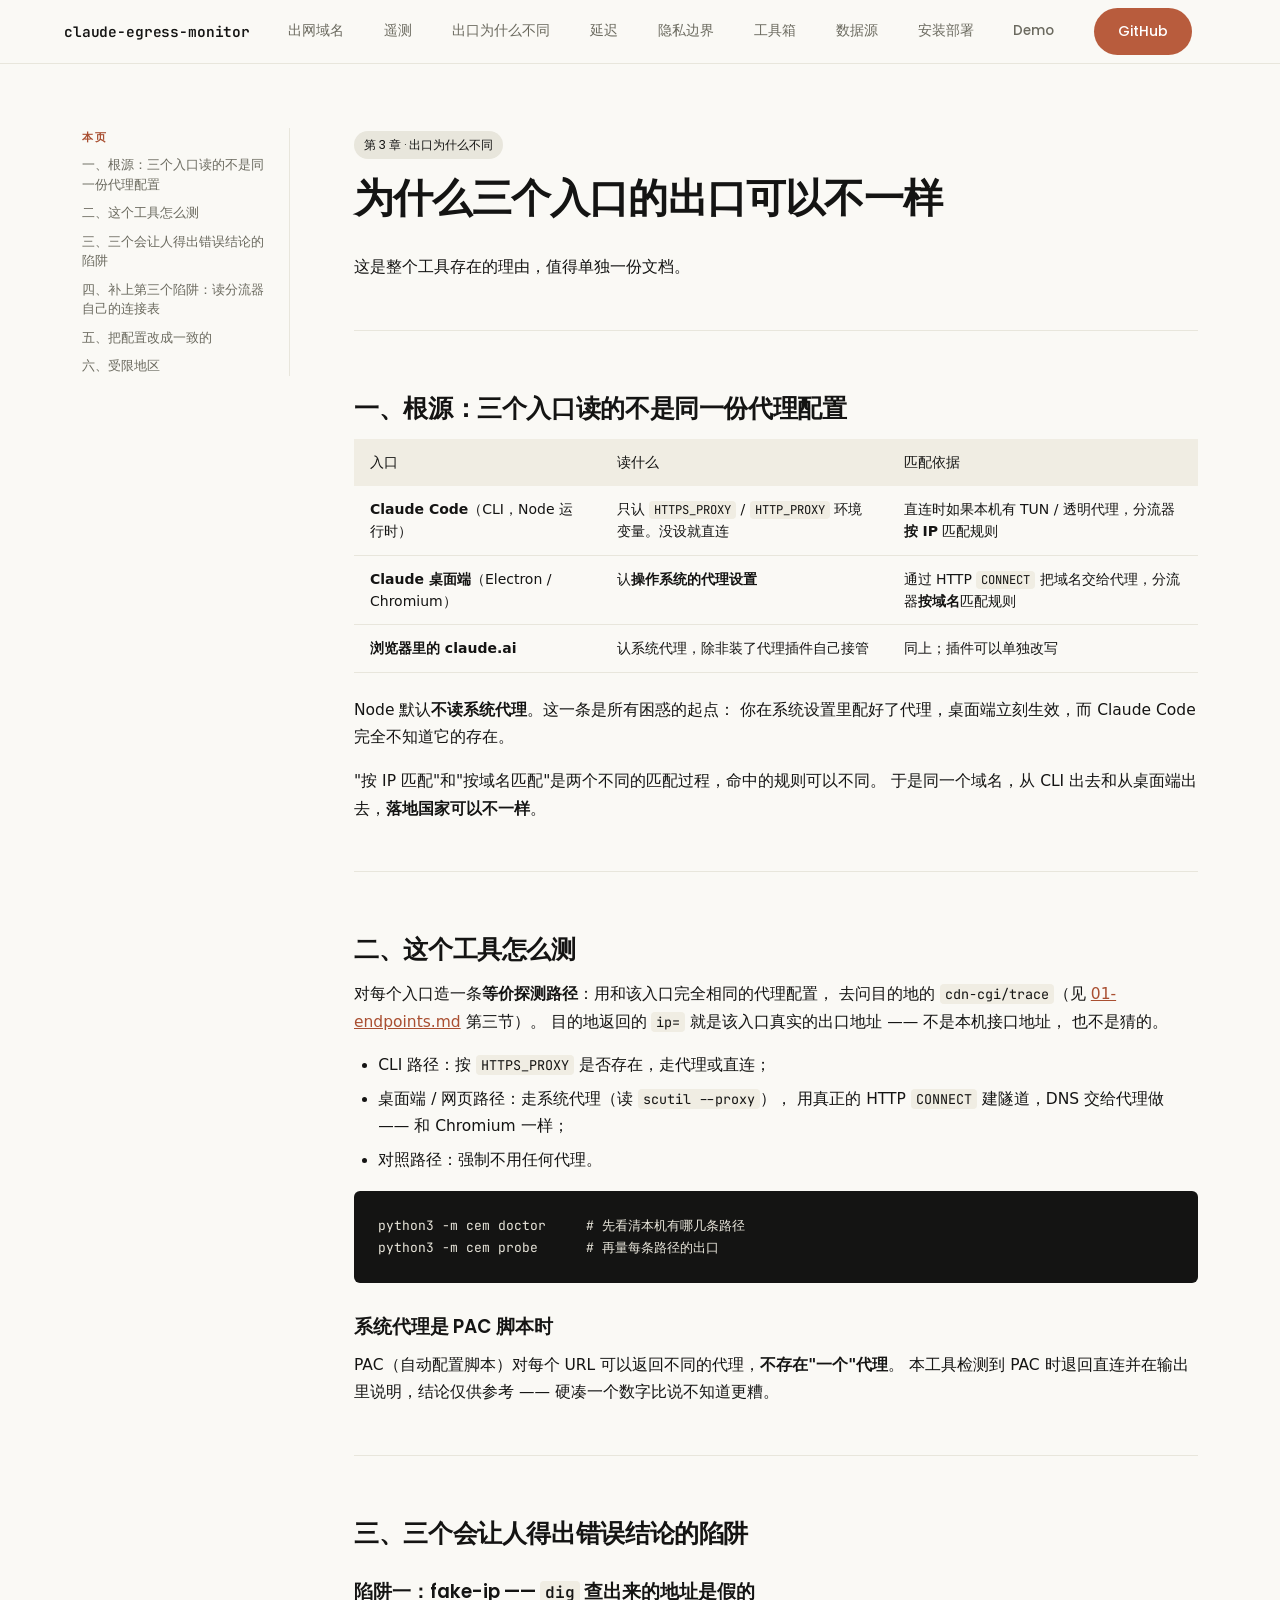
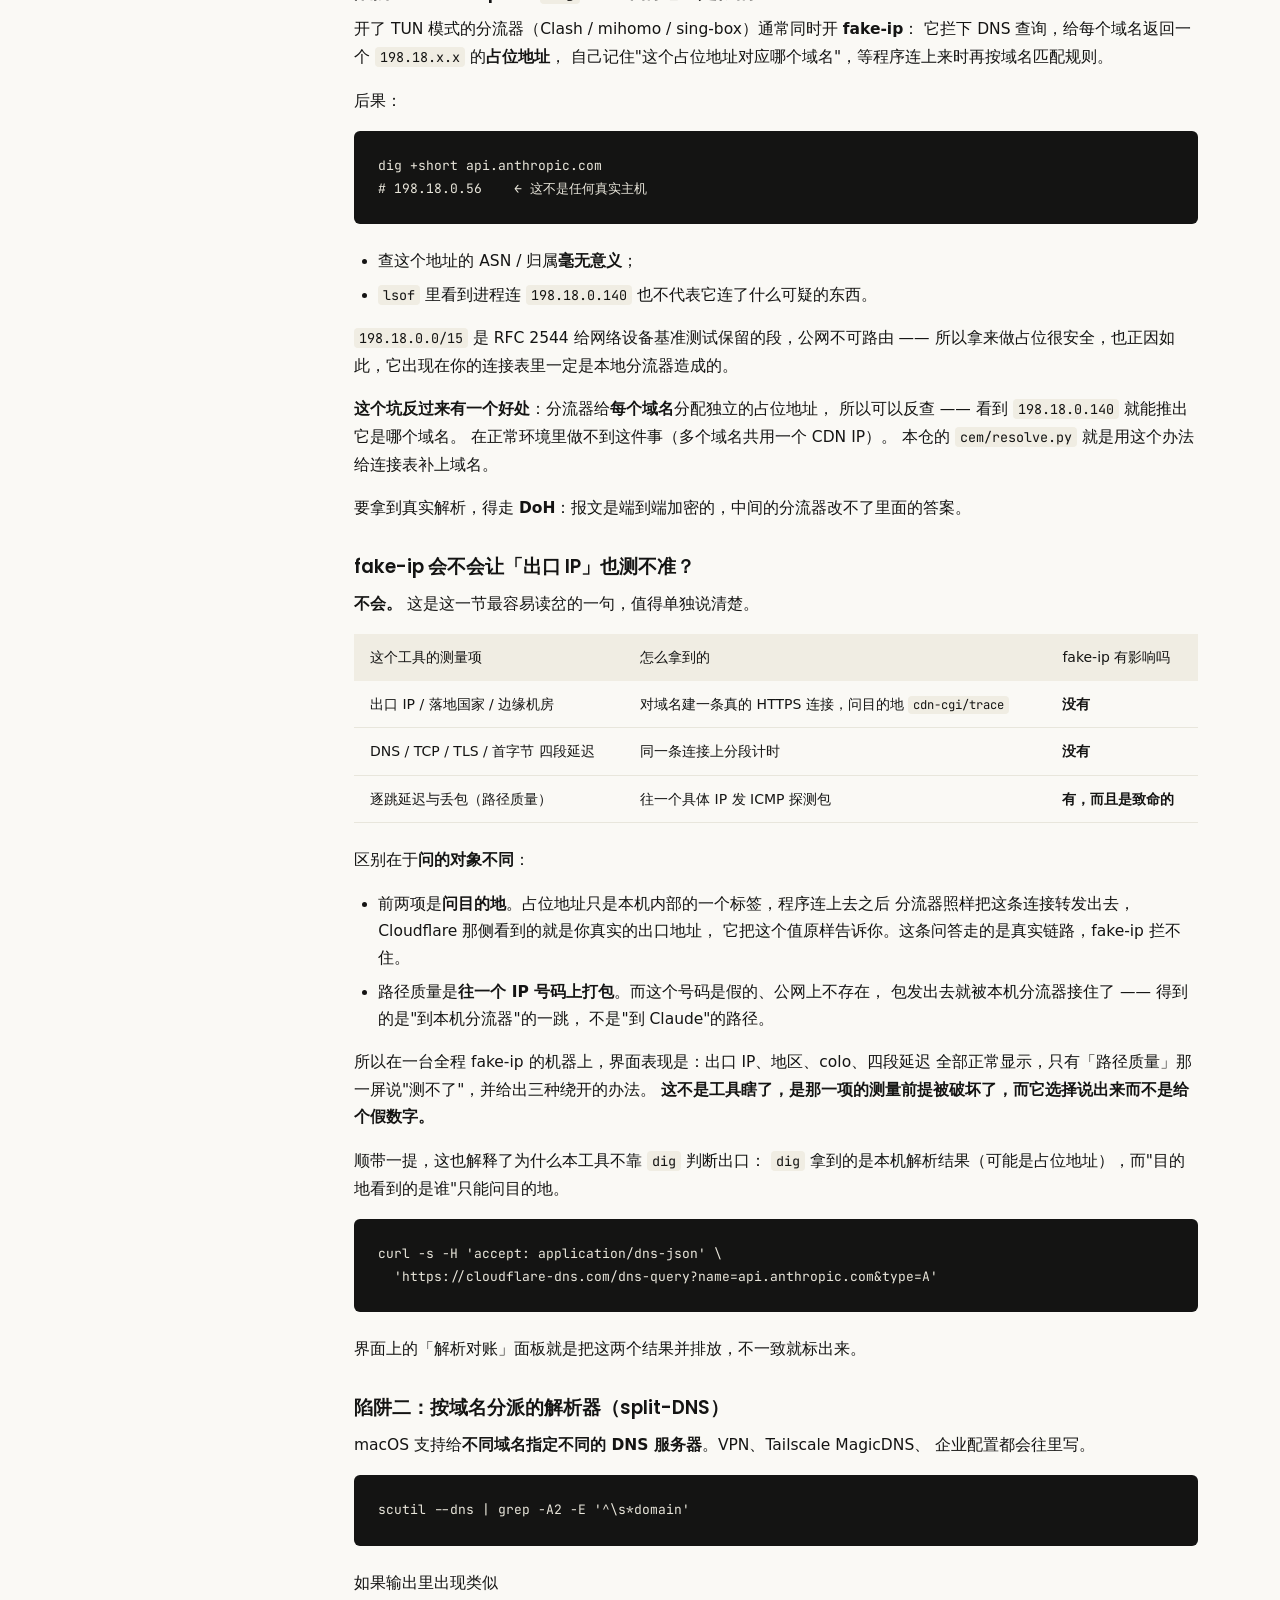
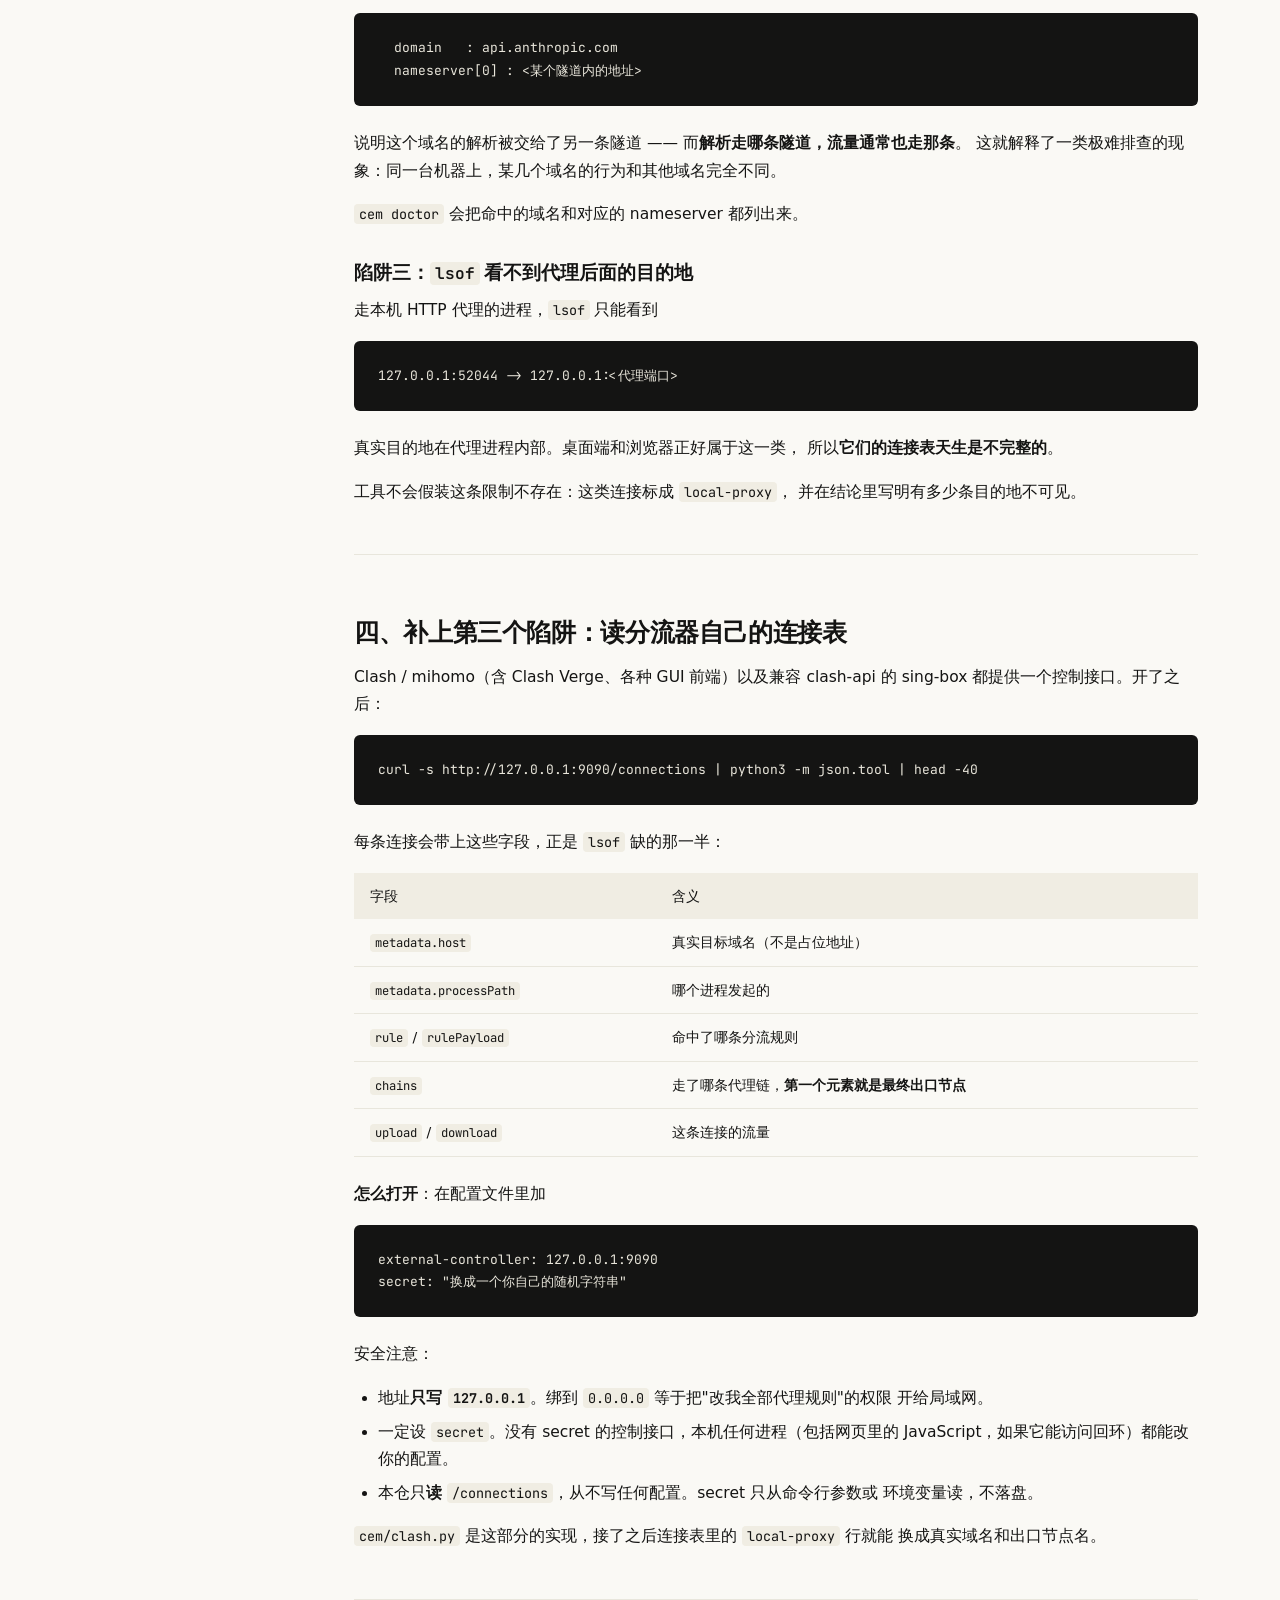
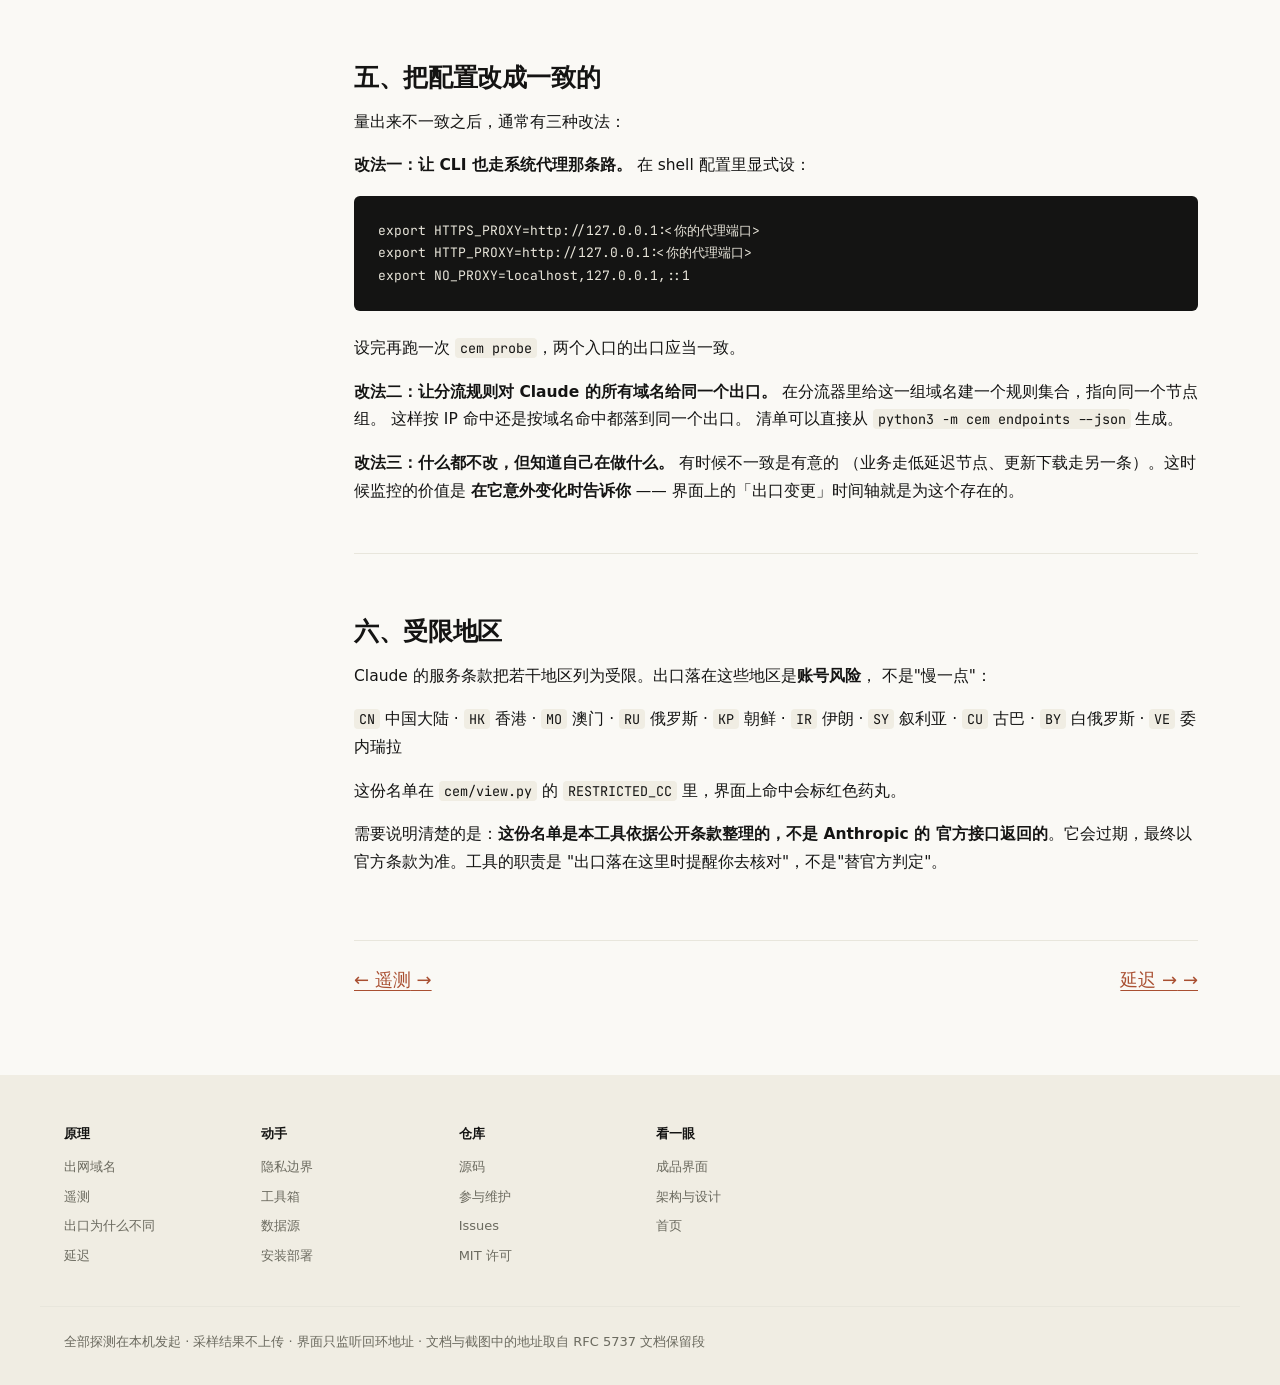
<file: docs/03-routing.html>
<!doctype html>
<html lang="zh-CN" data-lang="zh">
<head>
<meta charset="utf-8">
<meta name="viewport" content="width=device-width, initial-scale=1">
<title>为什么三个入口的出口可以不一样 — claude-egress-monitor</title>
<meta name="description" content="这是整个工具存在的理由，值得单独一份文档。">
<link rel="stylesheet" href="assets/fonts.css">
<link rel="stylesheet" href="assets/anthropic.css">
<link rel="stylesheet" href="assets/docs.css">
</head>
<body>
<nav class="anth-nav"><div class="anth-nav-inner">
  <a class="brand" href="index.html">claude-egress-monitor</a>
  <div class="nav-links"><a href="01-endpoints.html">出网域名</a><a href="02-telemetry.html">遥测</a><a href="03-routing.html">出口为什么不同</a><a href="04-latency.html">延迟</a><a href="05-privacy.html">隐私边界</a><a href="06-toolbox.html">工具箱</a><a href="07-datasources.html">数据源</a><a href="08-deploy.html">安装部署</a></div>
  <div class="nav-side">
    <a href="demo.html">Demo</a>
    <a class="anth-button" href="https://github.com/TbusOS/claude-egress-monitor" target="_blank" rel="noopener">GitHub</a>
  </div>
</div></nav>
<main class="chapter">
  <div class="chapter__inner">
    <aside class="chapter__toc">
      <span class="chapter__toc-label">本页</span>
      <a href="#一根源三个入口读的不是同一份代理配置">一、根源：三个入口读的不是同一份代理配置</a><a href="#二这个工具怎么测">二、这个工具怎么测</a><a href="#三三个会让人得出错误结论的陷阱">三、三个会让人得出错误结论的陷阱</a><a href="#四补上第三个陷阱读分流器自己的连接表">四、补上第三个陷阱：读分流器自己的连接表</a><a href="#五把配置改成一致的">五、把配置改成一致的</a><a href="#六受限地区">六、受限地区</a>
    </aside>
    <article class="chapter__body">
      <span class="anth-badge">第 3 章 · 出口为什么不同</span>
      <h1 id="为什么三个入口的出口可以不一样">为什么三个入口的出口可以不一样</h1>
<p>这是整个工具存在的理由，值得单独一份文档。</p>
<hr class="anth-divider">
<h2 id="一根源三个入口读的不是同一份代理配置">一、根源：三个入口读的不是同一份代理配置</h2>
<div class="table-wrap"><table class="anth-table">
<thead><tr><th>入口</th><th>读什么</th><th>匹配依据</th></tr></thead>
<tbody>
<tr><td><strong>Claude Code</strong>（CLI，Node 运行时）</td><td>只认 <code>HTTPS_PROXY</code> / <code>HTTP_PROXY</code> 环境变量。没设就直连</td><td>直连时如果本机有 TUN / 透明代理，分流器<strong>按 IP</strong> 匹配规则</td></tr>
<tr><td><strong>Claude 桌面端</strong>（Electron / Chromium）</td><td>认<strong>操作系统的代理设置</strong></td><td>通过 HTTP <code>CONNECT</code> 把域名交给代理，分流器<strong>按域名</strong>匹配规则</td></tr>
<tr><td><strong>浏览器里的 claude.ai</strong></td><td>认系统代理，除非装了代理插件自己接管</td><td>同上；插件可以单独改写</td></tr>
</tbody></table></div>
<p>Node 默认<strong>不读系统代理</strong>。这一条是所有困惑的起点： 你在系统设置里配好了代理，桌面端立刻生效，而 Claude Code 完全不知道它的存在。</p>
<p>&quot;按 IP 匹配&quot;和&quot;按域名匹配&quot;是两个不同的匹配过程，命中的规则可以不同。 于是同一个域名，从 CLI 出去和从桌面端出去，<strong>落地国家可以不一样</strong>。</p>
<hr class="anth-divider">
<h2 id="二这个工具怎么测">二、这个工具怎么测</h2>
<p>对每个入口造一条<strong>等价探测路径</strong>：用和该入口完全相同的代理配置， 去问目的地的 <code>cdn-cgi/trace</code>（见 <a href="01-endpoints.html">01-endpoints.md</a> 第三节）。 目的地返回的 <code>ip=</code> 就是该入口真实的出口地址 —— 不是本机接口地址， 也不是猜的。</p>
<ul><li>CLI 路径：按 <code>HTTPS_PROXY</code> 是否存在，走代理或直连；</li><li>桌面端 / 网页路径：走系统代理（读 <code>scutil --proxy</code>）， 用真正的 HTTP <code>CONNECT</code> 建隧道，DNS 交给代理做 —— 和 Chromium 一样；</li><li>对照路径：强制不用任何代理。</li></ul>
<pre><code class="language-bash">python3 -m cem doctor     # 先看清本机有哪几条路径
python3 -m cem probe      # 再量每条路径的出口</code></pre>
<h3 id="系统代理是-pac-脚本时">系统代理是 PAC 脚本时</h3>
<p>PAC（自动配置脚本）对每个 URL 可以返回不同的代理，<strong>不存在&quot;一个&quot;代理</strong>。 本工具检测到 PAC 时退回直连并在输出里说明，结论仅供参考 —— 硬凑一个数字比说不知道更糟。</p>
<hr class="anth-divider">
<h2 id="三三个会让人得出错误结论的陷阱">三、三个会让人得出错误结论的陷阱</h2>
<h3 id="陷阱一fake-ip-dig-查出来的地址是假的">陷阱一：fake-ip —— <code>dig</code> 查出来的地址是假的</h3>
<p>开了 TUN 模式的分流器（Clash / mihomo / sing-box）通常同时开 <strong>fake-ip</strong>： 它拦下 DNS 查询，给每个域名返回一个 <code>198.18.x.x</code> 的<strong>占位地址</strong>， 自己记住&quot;这个占位地址对应哪个域名&quot;，等程序连上来时再按域名匹配规则。</p>
<p>后果：</p>
<pre><code class="language-bash">dig +short api.anthropic.com
# 198.18.0.56    ← 这不是任何真实主机</code></pre>
<ul><li>查这个地址的 ASN / 归属<strong>毫无意义</strong>；</li><li><code>lsof</code> 里看到进程连 <code>198.18.0.140</code> 也不代表它连了什么可疑的东西。</li></ul>
<p><code>198.18.0.0/15</code> 是 RFC 2544 给网络设备基准测试保留的段，公网不可路由 —— 所以拿来做占位很安全，也正因如此，它出现在你的连接表里一定是本地分流器造成的。</p>
<p><strong>这个坑反过来有一个好处</strong>：分流器给<strong>每个域名</strong>分配独立的占位地址， 所以可以反查 —— 看到 <code>198.18.0.140</code> 就能推出它是哪个域名。 在正常环境里做不到这件事（多个域名共用一个 CDN IP）。 本仓的 <code>cem/resolve.py</code> 就是用这个办法给连接表补上域名。</p>
<p>要拿到真实解析，得走 <strong>DoH</strong>：报文是端到端加密的，中间的分流器改不了里面的答案。</p>
<h3 id="fake-ip-会不会让出口-ip也测不准">fake-ip 会不会让「出口 IP」也测不准？</h3>
<p><strong>不会。</strong> 这是这一节最容易读岔的一句，值得单独说清楚。</p>
<div class="table-wrap"><table class="anth-table">
<thead><tr><th>这个工具的测量项</th><th>怎么拿到的</th><th>fake-ip 有影响吗</th></tr></thead>
<tbody>
<tr><td>出口 IP / 落地国家 / 边缘机房</td><td>对域名建一条真的 HTTPS 连接，问目的地 <code>cdn-cgi/trace</code></td><td><strong>没有</strong></td></tr>
<tr><td>DNS / TCP / TLS / 首字节 四段延迟</td><td>同一条连接上分段计时</td><td><strong>没有</strong></td></tr>
<tr><td>逐跳延迟与丢包（路径质量）</td><td>往一个具体 IP 发 ICMP 探测包</td><td><strong>有，而且是致命的</strong></td></tr>
</tbody></table></div>
<p>区别在于<strong>问的对象不同</strong>：</p>
<ul><li>前两项是<strong>问目的地</strong>。占位地址只是本机内部的一个标签，程序连上去之后 分流器照样把这条连接转发出去，Cloudflare 那侧看到的就是你真实的出口地址， 它把这个值原样告诉你。这条问答走的是真实链路，fake-ip 拦不住。</li><li>路径质量是<strong>往一个 IP 号码上打包</strong>。而这个号码是假的、公网上不存在， 包发出去就被本机分流器接住了 —— 得到的是&quot;到本机分流器&quot;的一跳， 不是&quot;到 Claude&quot;的路径。</li></ul>
<p>所以在一台全程 fake-ip 的机器上，界面表现是：出口 IP、地区、colo、四段延迟 全部正常显示，只有「路径质量」那一屏说&quot;测不了&quot;，并给出三种绕开的办法。 <strong>这不是工具瞎了，是那一项的测量前提被破坏了，而它选择说出来而不是给个假数字。</strong></p>
<p>顺带一提，这也解释了为什么本工具不靠 <code>dig</code> 判断出口： <code>dig</code> 拿到的是本机解析结果（可能是占位地址），而&quot;目的地看到的是谁&quot;只能问目的地。</p>
<pre><code class="language-bash">curl -s -H &#x27;accept: application/dns-json&#x27; \
  &#x27;https://cloudflare-dns.com/dns-query?name=api.anthropic.com&amp;type=A&#x27;</code></pre>
<p>界面上的「解析对账」面板就是把这两个结果并排放，不一致就标出来。</p>
<h3 id="陷阱二按域名分派的解析器split-dns">陷阱二：按域名分派的解析器（split-DNS）</h3>
<p>macOS 支持给<strong>不同域名指定不同的 DNS 服务器</strong>。VPN、Tailscale MagicDNS、 企业配置都会往里写。</p>
<pre><code class="language-bash">scutil --dns | grep -A2 -E &#x27;^\s*domain&#x27;</code></pre>
<p>如果输出里出现类似</p>
<pre><code>  domain   : api.anthropic.com
  nameserver[0] : &lt;某个隧道内的地址&gt;</code></pre>
<p>说明这个域名的解析被交给了另一条隧道 —— 而<strong>解析走哪条隧道，流量通常也走那条</strong>。 这就解释了一类极难排查的现象：同一台机器上，某几个域名的行为和其他域名完全不同。</p>
<p><code>cem doctor</code> 会把命中的域名和对应的 nameserver 都列出来。</p>
<h3 id="陷阱三lsof-看不到代理后面的目的地">陷阱三：<code>lsof</code> 看不到代理后面的目的地</h3>
<p>走本机 HTTP 代理的进程，<code>lsof</code> 只能看到</p>
<pre><code>127.0.0.1:52044 -&gt; 127.0.0.1:&lt;代理端口&gt;</code></pre>
<p>真实目的地在代理进程内部。桌面端和浏览器正好属于这一类， 所以<strong>它们的连接表天生是不完整的</strong>。</p>
<p>工具不会假装这条限制不存在：这类连接标成 <code>local-proxy</code>， 并在结论里写明有多少条目的地不可见。</p>
<hr class="anth-divider">
<h2 id="四补上第三个陷阱读分流器自己的连接表">四、补上第三个陷阱：读分流器自己的连接表</h2>
<p>Clash / mihomo（含 Clash Verge、各种 GUI 前端）以及兼容 clash-api 的 sing-box 都提供一个控制接口。开了之后：</p>
<pre><code class="language-bash">curl -s http://127.0.0.1:9090/connections | python3 -m json.tool | head -40</code></pre>
<p>每条连接会带上这些字段，正是 <code>lsof</code> 缺的那一半：</p>
<div class="table-wrap"><table class="anth-table">
<thead><tr><th>字段</th><th>含义</th></tr></thead>
<tbody>
<tr><td><code>metadata.host</code></td><td>真实目标域名（不是占位地址）</td></tr>
<tr><td><code>metadata.processPath</code></td><td>哪个进程发起的</td></tr>
<tr><td><code>rule</code> / <code>rulePayload</code></td><td>命中了哪条分流规则</td></tr>
<tr><td><code>chains</code></td><td>走了哪条代理链，<strong>第一个元素就是最终出口节点</strong></td></tr>
<tr><td><code>upload</code> / <code>download</code></td><td>这条连接的流量</td></tr>
</tbody></table></div>
<p><strong>怎么打开</strong>：在配置文件里加</p>
<pre><code class="language-yaml">external-controller: 127.0.0.1:9090
secret: &quot;换成一个你自己的随机字符串&quot;</code></pre>
<p>安全注意：</p>
<ul><li>地址<strong>只写 <code>127.0.0.1</code></strong>。绑到 <code>0.0.0.0</code> 等于把&quot;改我全部代理规则&quot;的权限 开给局域网。</li><li>一定设 <code>secret</code>。没有 secret 的控制接口，本机任何进程（包括网页里的 JavaScript，如果它能访问回环）都能改你的配置。</li><li>本仓只<strong>读</strong> <code>/connections</code>，从不写任何配置。secret 只从命令行参数或 环境变量读，不落盘。</li></ul>
<p><code>cem/clash.py</code> 是这部分的实现，接了之后连接表里的 <code>local-proxy</code> 行就能 换成真实域名和出口节点名。</p>
<hr class="anth-divider">
<h2 id="五把配置改成一致的">五、把配置改成一致的</h2>
<p>量出来不一致之后，通常有三种改法：</p>
<p><strong>改法一：让 CLI 也走系统代理那条路。</strong> 在 shell 配置里显式设：</p>
<pre><code class="language-bash">export HTTPS_PROXY=http://127.0.0.1:&lt;你的代理端口&gt;
export HTTP_PROXY=http://127.0.0.1:&lt;你的代理端口&gt;
export NO_PROXY=localhost,127.0.0.1,::1</code></pre>
<p>设完再跑一次 <code>cem probe</code>，两个入口的出口应当一致。</p>
<p><strong>改法二：让分流规则对 Claude 的所有域名给同一个出口。</strong> 在分流器里给这一组域名建一个规则集合，指向同一个节点组。 这样按 IP 命中还是按域名命中都落到同一个出口。 清单可以直接从 <code>python3 -m cem endpoints --json</code> 生成。</p>
<p><strong>改法三：什么都不改，但知道自己在做什么。</strong> 有时候不一致是有意的 （业务走低延迟节点、更新下载走另一条）。这时候监控的价值是 <strong>在它意外变化时告诉你</strong> —— 界面上的「出口变更」时间轴就是为这个存在的。</p>
<hr class="anth-divider">
<h2 id="六受限地区">六、受限地区</h2>
<p>Claude 的服务条款把若干地区列为受限。出口落在这些地区是<strong>账号风险</strong>， 不是&quot;慢一点&quot;：</p>
<p><code>CN</code> 中国大陆 · <code>HK</code> 香港 · <code>MO</code> 澳门 · <code>RU</code> 俄罗斯 · <code>KP</code> 朝鲜 · <code>IR</code> 伊朗 · <code>SY</code> 叙利亚 · <code>CU</code> 古巴 · <code>BY</code> 白俄罗斯 · <code>VE</code> 委内瑞拉</p>
<p>这份名单在 <code>cem/view.py</code> 的 <code>RESTRICTED_CC</code> 里，界面上命中会标红色药丸。</p>
<p>需要说明清楚的是：<strong>这份名单是本工具依据公开条款整理的，不是 Anthropic 的 官方接口返回的</strong>。它会过期，最终以官方条款为准。工具的职责是 &quot;出口落在这里时提醒你去核对&quot;，不是&quot;替官方判定&quot;。</p>
      <div class="chapter__nav"><a class="anth-link" href="02-telemetry.html">← 遥测</a><a class="anth-link" href="04-latency.html">延迟 →</a></div>
    </article>
  </div>
</main>
<footer class="anth-footer">
  <div class="anth-footer-grid">
    <div class="anth-footer-group"><h5>原理</h5><a href="01-endpoints.html">出网域名</a><a href="02-telemetry.html">遥测</a><a href="03-routing.html">出口为什么不同</a><a href="04-latency.html">延迟</a></div>
    <div class="anth-footer-group"><h5>动手</h5><a href="05-privacy.html">隐私边界</a><a href="06-toolbox.html">工具箱</a><a href="07-datasources.html">数据源</a><a href="08-deploy.html">安装部署</a></div>
    <div class="anth-footer-group"><h5>仓库</h5>
      <a href="https://github.com/TbusOS/claude-egress-monitor" target="_blank" rel="noopener">源码</a>
      <a href="https://github.com/TbusOS/claude-egress-monitor/blob/main/CONTRIBUTING.md" target="_blank" rel="noopener">参与维护</a>
      <a href="https://github.com/TbusOS/claude-egress-monitor/issues" target="_blank" rel="noopener">Issues</a>
      <a href="https://github.com/TbusOS/claude-egress-monitor/blob/main/LICENSE" target="_blank" rel="noopener">MIT 许可</a>
    </div>
    <div class="anth-footer-group"><h5>看一眼</h5>
      <a href="demo.html">成品界面</a>
      <a href="architecture.html">架构与设计</a>
      <a href="index.html">首页</a>
    </div>
  </div>
  <div class="anth-footer-legal">
    全部探测在本机发起 · 采样结果不上传 · 界面只监听回环地址 ·
    文档与截图中的地址取自 RFC 5737 文档保留段
  </div>
</footer>
</body>
</html>
</file>
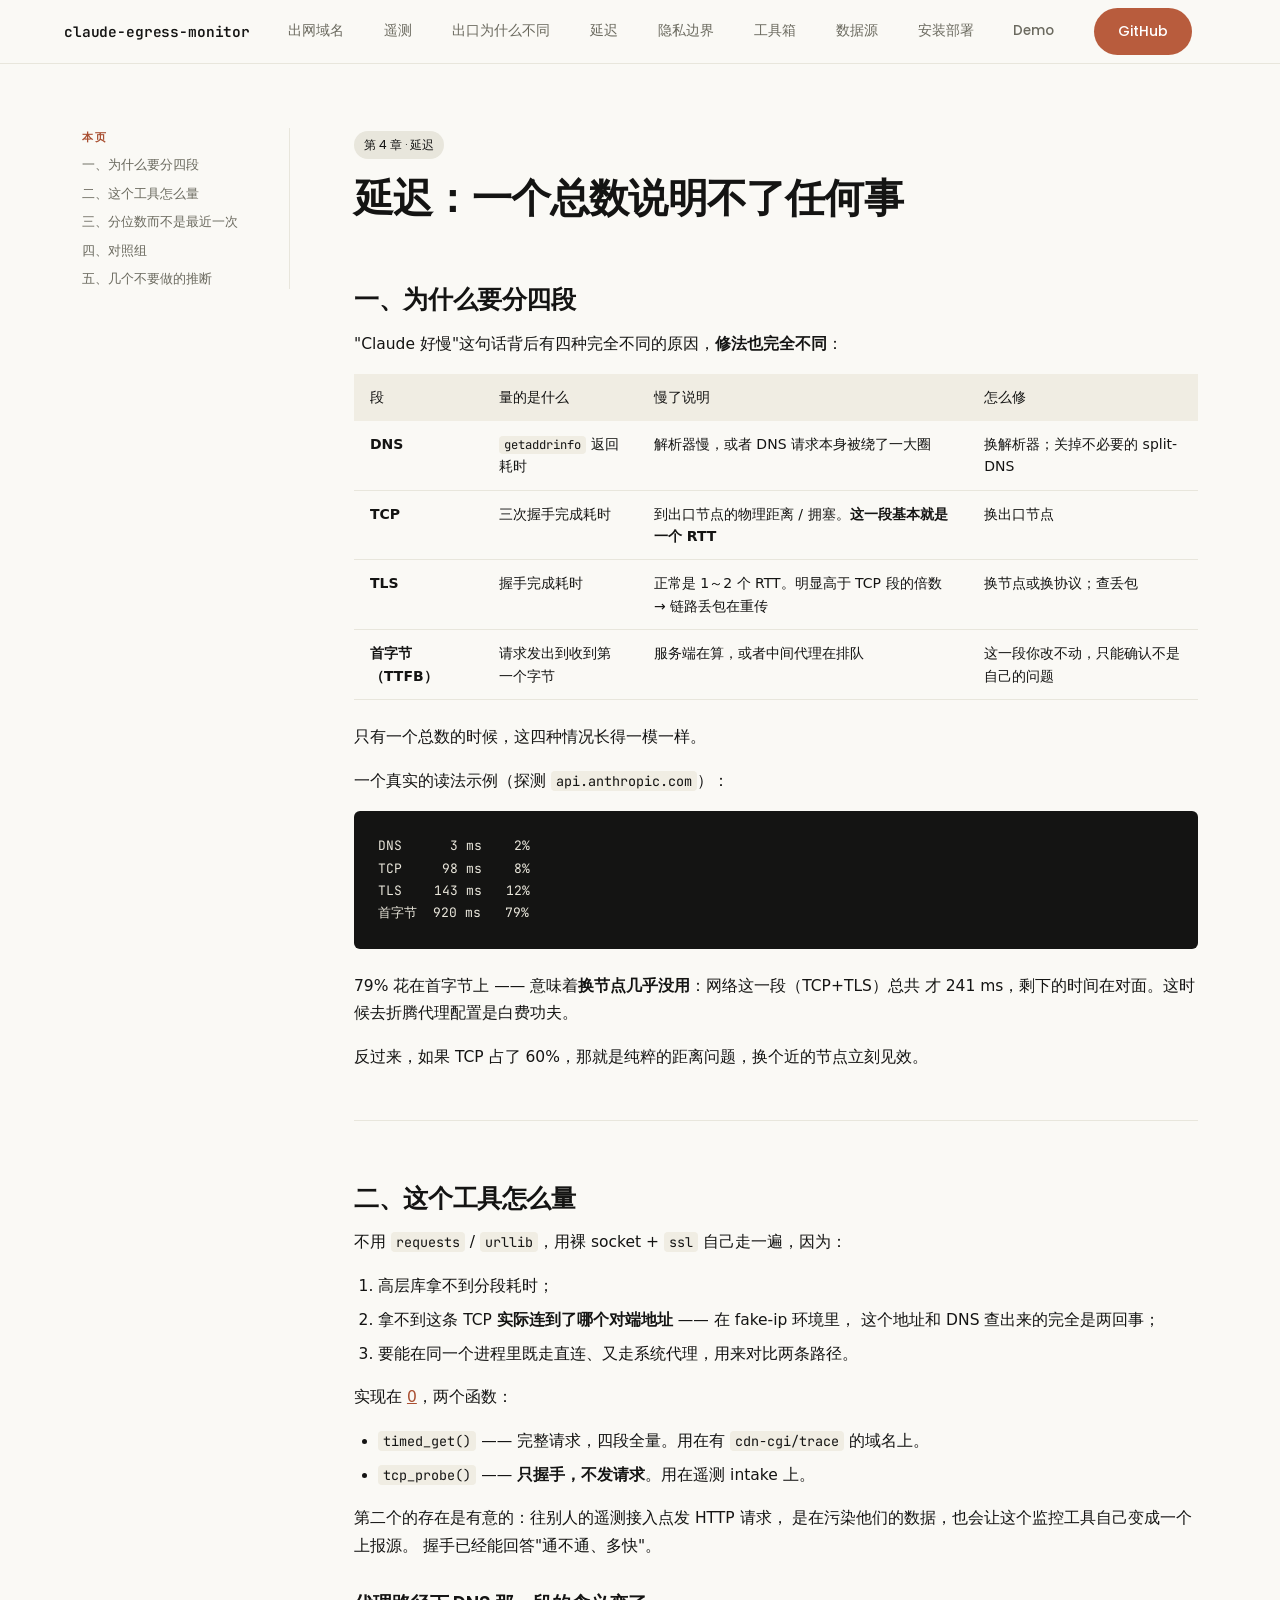
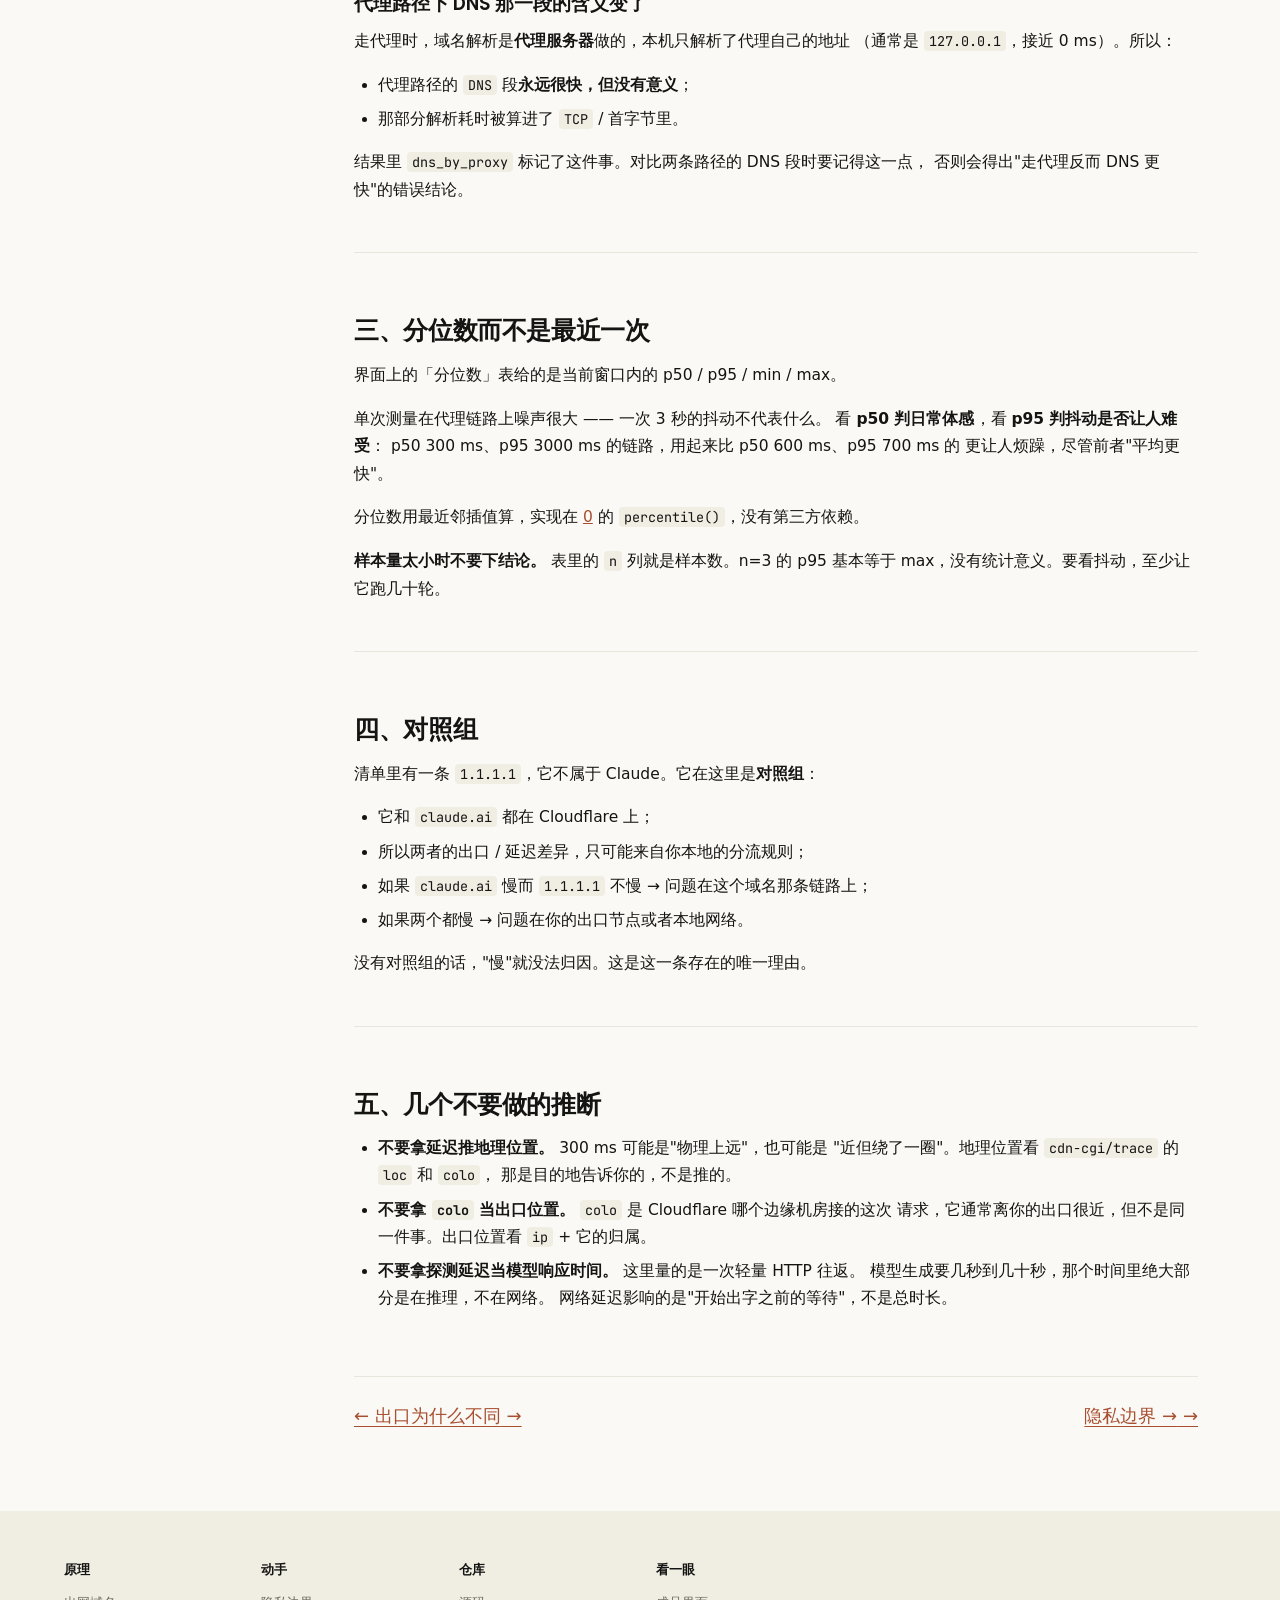
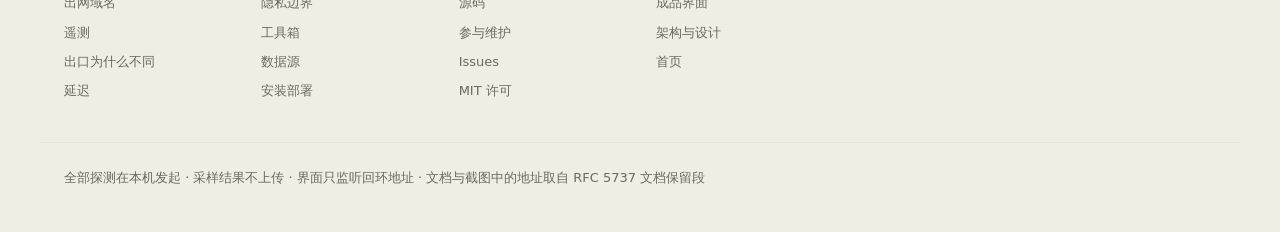
<file: docs/04-latency.html>
<!doctype html>
<html lang="zh-CN" data-lang="zh">
<head>
<meta charset="utf-8">
<meta name="viewport" content="width=device-width, initial-scale=1">
<title>延迟：一个总数说明不了任何事 — claude-egress-monitor</title>
<meta name="description" content="&quot;Claude 好慢&quot;这句话背后有四种完全不同的原因，修法也完全不同：">
<link rel="stylesheet" href="assets/fonts.css">
<link rel="stylesheet" href="assets/anthropic.css">
<link rel="stylesheet" href="assets/docs.css">
</head>
<body>
<nav class="anth-nav"><div class="anth-nav-inner">
  <a class="brand" href="index.html">claude-egress-monitor</a>
  <div class="nav-links"><a href="01-endpoints.html">出网域名</a><a href="02-telemetry.html">遥测</a><a href="03-routing.html">出口为什么不同</a><a href="04-latency.html">延迟</a><a href="05-privacy.html">隐私边界</a><a href="06-toolbox.html">工具箱</a><a href="07-datasources.html">数据源</a><a href="08-deploy.html">安装部署</a></div>
  <div class="nav-side">
    <a href="demo.html">Demo</a>
    <a class="anth-button" href="https://github.com/TbusOS/claude-egress-monitor" target="_blank" rel="noopener">GitHub</a>
  </div>
</div></nav>
<main class="chapter">
  <div class="chapter__inner">
    <aside class="chapter__toc">
      <span class="chapter__toc-label">本页</span>
      <a href="#一为什么要分四段">一、为什么要分四段</a><a href="#二这个工具怎么量">二、这个工具怎么量</a><a href="#三分位数而不是最近一次">三、分位数而不是最近一次</a><a href="#四对照组">四、对照组</a><a href="#五几个不要做的推断">五、几个不要做的推断</a>
    </aside>
    <article class="chapter__body">
      <span class="anth-badge">第 4 章 · 延迟</span>
      <h1 id="延迟一个总数说明不了任何事">延迟：一个总数说明不了任何事</h1>
<h2 id="一为什么要分四段">一、为什么要分四段</h2>
<p>&quot;Claude 好慢&quot;这句话背后有四种完全不同的原因，<strong>修法也完全不同</strong>：</p>
<div class="table-wrap"><table class="anth-table">
<thead><tr><th>段</th><th>量的是什么</th><th>慢了说明</th><th>怎么修</th></tr></thead>
<tbody>
<tr><td><strong>DNS</strong></td><td><code>getaddrinfo</code> 返回耗时</td><td>解析器慢，或者 DNS 请求本身被绕了一大圈</td><td>换解析器；关掉不必要的 split-DNS</td></tr>
<tr><td><strong>TCP</strong></td><td>三次握手完成耗时</td><td>到出口节点的物理距离 / 拥塞。<strong>这一段基本就是一个 RTT</strong></td><td>换出口节点</td></tr>
<tr><td><strong>TLS</strong></td><td>握手完成耗时</td><td>正常是 1～2 个 RTT。明显高于 TCP 段的倍数 → 链路丢包在重传</td><td>换节点或换协议；查丢包</td></tr>
<tr><td><strong>首字节（TTFB）</strong></td><td>请求发出到收到第一个字节</td><td>服务端在算，或者中间代理在排队</td><td>这一段你改不动，只能确认不是自己的问题</td></tr>
</tbody></table></div>
<p>只有一个总数的时候，这四种情况长得一模一样。</p>
<p>一个真实的读法示例（探测 <code>api.anthropic.com</code>）：</p>
<pre><code>DNS      3 ms    2%
TCP     98 ms    8%
TLS    143 ms   12%
首字节  920 ms   79%</code></pre>
<p>79% 花在首字节上 —— 意味着<strong>换节点几乎没用</strong>：网络这一段（TCP+TLS）总共 才 241 ms，剩下的时间在对面。这时候去折腾代理配置是白费功夫。</p>
<p>反过来，如果 TCP 占了 60%，那就是纯粹的距离问题，换个近的节点立刻见效。</p>
<hr class="anth-divider">
<h2 id="二这个工具怎么量">二、这个工具怎么量</h2>
<p>不用 <code>requests</code> / <code>urllib</code>，用裸 socket + <code>ssl</code> 自己走一遍，因为：</p>
<ol><li>高层库拿不到分段耗时；</li><li>拿不到这条 TCP <strong>实际连到了哪个对端地址</strong> —— 在 fake-ip 环境里， 这个地址和 DNS 查出来的完全是两回事；</li><li>要能在同一个进程里既走直连、又走系统代理，用来对比两条路径。</li></ol>
<p>实现在 <a href="https://github.com/TbusOS/claude-egress-monitor/blob/main/cem/net.py"> 0 </a>，两个函数：</p>
<ul><li><code>timed_get()</code> —— 完整请求，四段全量。用在有 <code>cdn-cgi/trace</code> 的域名上。</li><li><code>tcp_probe()</code> —— <strong>只握手，不发请求</strong>。用在遥测 intake 上。</li></ul>
<p>第二个的存在是有意的：往别人的遥测接入点发 HTTP 请求， 是在污染他们的数据，也会让这个监控工具自己变成一个上报源。 握手已经能回答&quot;通不通、多快&quot;。</p>
<h3 id="代理路径下-dns-那一段的含义变了">代理路径下 DNS 那一段的含义变了</h3>
<p>走代理时，域名解析是<strong>代理服务器</strong>做的，本机只解析了代理自己的地址 （通常是 <code>127.0.0.1</code>，接近 0 ms）。所以：</p>
<ul><li>代理路径的 <code>DNS</code> 段<strong>永远很快，但没有意义</strong>；</li><li>那部分解析耗时被算进了 <code>TCP</code> / 首字节里。</li></ul>
<p>结果里 <code>dns_by_proxy</code> 标记了这件事。对比两条路径的 DNS 段时要记得这一点， 否则会得出&quot;走代理反而 DNS 更快&quot;的错误结论。</p>
<hr class="anth-divider">
<h2 id="三分位数而不是最近一次">三、分位数而不是最近一次</h2>
<p>界面上的「分位数」表给的是当前窗口内的 p50 / p95 / min / max。</p>
<p>单次测量在代理链路上噪声很大 —— 一次 3 秒的抖动不代表什么。 看 <strong>p50 判日常体感</strong>，看 <strong>p95 判抖动是否让人难受</strong>： p50 300 ms、p95 3000 ms 的链路，用起来比 p50 600 ms、p95 700 ms 的 更让人烦躁，尽管前者&quot;平均更快&quot;。</p>
<p>分位数用最近邻插值算，实现在 <a href="https://github.com/TbusOS/claude-egress-monitor/blob/main/cem/store.py"> 0 </a> 的 <code>percentile()</code>，没有第三方依赖。</p>
<p><strong>样本量太小时不要下结论。</strong> 表里的 <code>n</code> 列就是样本数。n=3 的 p95 基本等于 max，没有统计意义。要看抖动，至少让它跑几十轮。</p>
<hr class="anth-divider">
<h2 id="四对照组">四、对照组</h2>
<p>清单里有一条 <code>1.1.1.1</code>，它不属于 Claude。它在这里是<strong>对照组</strong>：</p>
<ul><li>它和 <code>claude.ai</code> 都在 Cloudflare 上；</li><li>所以两者的出口 / 延迟差异，只可能来自你本地的分流规则；</li><li>如果 <code>claude.ai</code> 慢而 <code>1.1.1.1</code> 不慢 → 问题在这个域名那条链路上；</li><li>如果两个都慢 → 问题在你的出口节点或者本地网络。</li></ul>
<p>没有对照组的话，&quot;慢&quot;就没法归因。这是这一条存在的唯一理由。</p>
<hr class="anth-divider">
<h2 id="五几个不要做的推断">五、几个不要做的推断</h2>
<ul><li><strong>不要拿延迟推地理位置。</strong> 300 ms 可能是&quot;物理上远&quot;，也可能是 &quot;近但绕了一圈&quot;。地理位置看 <code>cdn-cgi/trace</code> 的 <code>loc</code> 和 <code>colo</code>， 那是目的地告诉你的，不是推的。</li><li><strong>不要拿 <code>colo</code> 当出口位置。</strong> <code>colo</code> 是 Cloudflare 哪个边缘机房接的这次 请求，它通常离你的出口很近，但不是同一件事。出口位置看 <code>ip</code> + 它的归属。</li><li><strong>不要拿探测延迟当模型响应时间。</strong> 这里量的是一次轻量 HTTP 往返。 模型生成要几秒到几十秒，那个时间里绝大部分是在推理，不在网络。 网络延迟影响的是&quot;开始出字之前的等待&quot;，不是总时长。</li></ul>
      <div class="chapter__nav"><a class="anth-link" href="03-routing.html">← 出口为什么不同</a><a class="anth-link" href="05-privacy.html">隐私边界 →</a></div>
    </article>
  </div>
</main>
<footer class="anth-footer">
  <div class="anth-footer-grid">
    <div class="anth-footer-group"><h5>原理</h5><a href="01-endpoints.html">出网域名</a><a href="02-telemetry.html">遥测</a><a href="03-routing.html">出口为什么不同</a><a href="04-latency.html">延迟</a></div>
    <div class="anth-footer-group"><h5>动手</h5><a href="05-privacy.html">隐私边界</a><a href="06-toolbox.html">工具箱</a><a href="07-datasources.html">数据源</a><a href="08-deploy.html">安装部署</a></div>
    <div class="anth-footer-group"><h5>仓库</h5>
      <a href="https://github.com/TbusOS/claude-egress-monitor" target="_blank" rel="noopener">源码</a>
      <a href="https://github.com/TbusOS/claude-egress-monitor/blob/main/CONTRIBUTING.md" target="_blank" rel="noopener">参与维护</a>
      <a href="https://github.com/TbusOS/claude-egress-monitor/issues" target="_blank" rel="noopener">Issues</a>
      <a href="https://github.com/TbusOS/claude-egress-monitor/blob/main/LICENSE" target="_blank" rel="noopener">MIT 许可</a>
    </div>
    <div class="anth-footer-group"><h5>看一眼</h5>
      <a href="demo.html">成品界面</a>
      <a href="architecture.html">架构与设计</a>
      <a href="index.html">首页</a>
    </div>
  </div>
  <div class="anth-footer-legal">
    全部探测在本机发起 · 采样结果不上传 · 界面只监听回环地址 ·
    文档与截图中的地址取自 RFC 5737 文档保留段
  </div>
</footer>
</body>
</html>
</file>
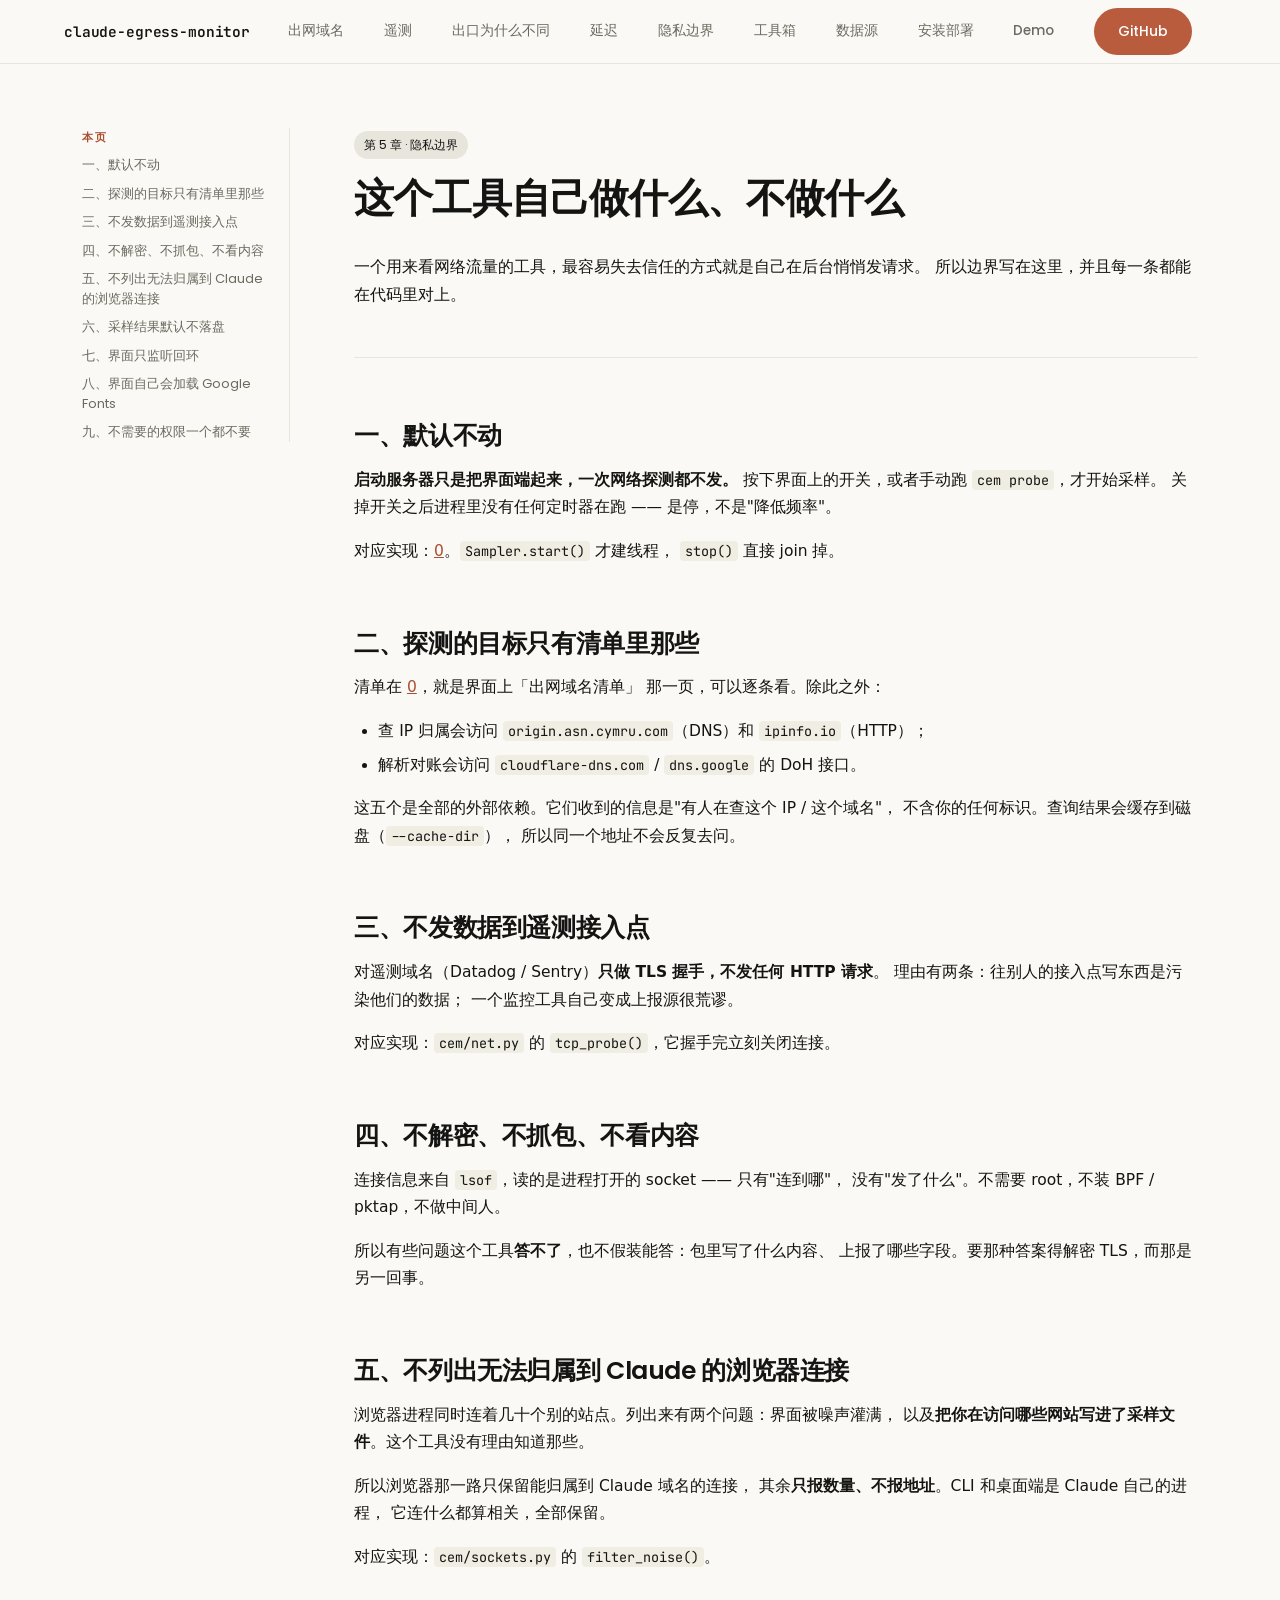
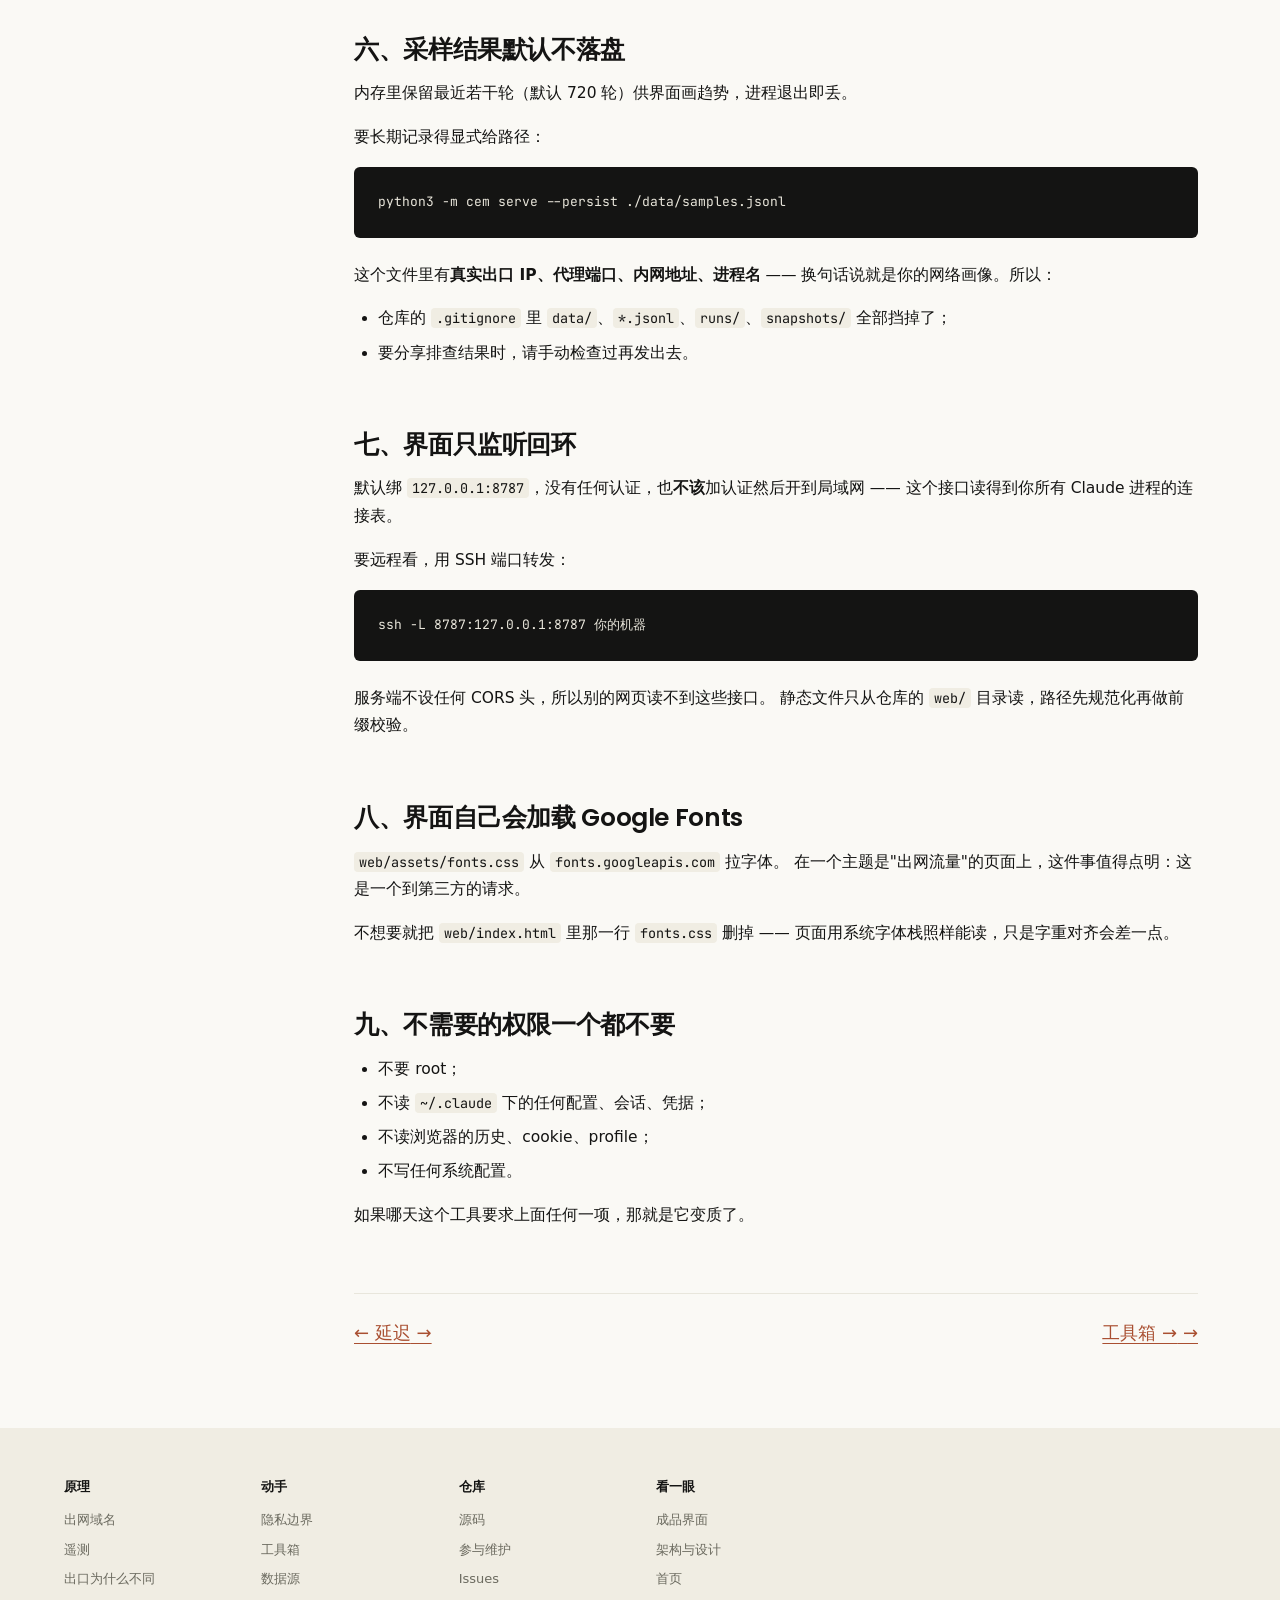
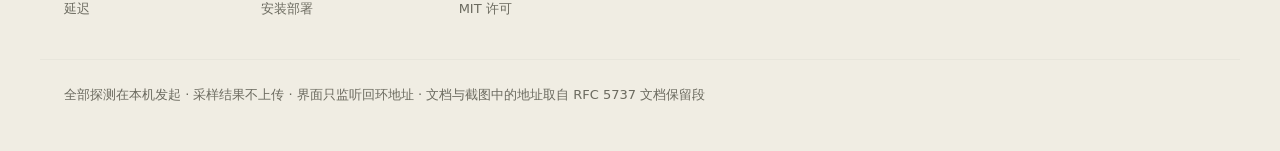
<file: docs/05-privacy.html>
<!doctype html>
<html lang="zh-CN" data-lang="zh">
<head>
<meta charset="utf-8">
<meta name="viewport" content="width=device-width, initial-scale=1">
<title>这个工具自己做什么、不做什么 — claude-egress-monitor</title>
<meta name="description" content="一个用来看网络流量的工具，最容易失去信任的方式就是自己在后台悄悄发请求。 所以边界写在这里，并且每一条都能在代码里对上。">
<link rel="stylesheet" href="assets/fonts.css">
<link rel="stylesheet" href="assets/anthropic.css">
<link rel="stylesheet" href="assets/docs.css">
</head>
<body>
<nav class="anth-nav"><div class="anth-nav-inner">
  <a class="brand" href="index.html">claude-egress-monitor</a>
  <div class="nav-links"><a href="01-endpoints.html">出网域名</a><a href="02-telemetry.html">遥测</a><a href="03-routing.html">出口为什么不同</a><a href="04-latency.html">延迟</a><a href="05-privacy.html">隐私边界</a><a href="06-toolbox.html">工具箱</a><a href="07-datasources.html">数据源</a><a href="08-deploy.html">安装部署</a></div>
  <div class="nav-side">
    <a href="demo.html">Demo</a>
    <a class="anth-button" href="https://github.com/TbusOS/claude-egress-monitor" target="_blank" rel="noopener">GitHub</a>
  </div>
</div></nav>
<main class="chapter">
  <div class="chapter__inner">
    <aside class="chapter__toc">
      <span class="chapter__toc-label">本页</span>
      <a href="#一默认不动">一、默认不动</a><a href="#二探测的目标只有清单里那些">二、探测的目标只有清单里那些</a><a href="#三不发数据到遥测接入点">三、不发数据到遥测接入点</a><a href="#四不解密不抓包不看内容">四、不解密、不抓包、不看内容</a><a href="#五不列出无法归属到-claude-的浏览器连接">五、不列出无法归属到 Claude 的浏览器连接</a><a href="#六采样结果默认不落盘">六、采样结果默认不落盘</a><a href="#七界面只监听回环">七、界面只监听回环</a><a href="#八界面自己会加载-google-fonts">八、界面自己会加载 Google Fonts</a><a href="#九不需要的权限一个都不要">九、不需要的权限一个都不要</a>
    </aside>
    <article class="chapter__body">
      <span class="anth-badge">第 5 章 · 隐私边界</span>
      <h1 id="这个工具自己做什么不做什么">这个工具自己做什么、不做什么</h1>
<p>一个用来看网络流量的工具，最容易失去信任的方式就是自己在后台悄悄发请求。 所以边界写在这里，并且每一条都能在代码里对上。</p>
<hr class="anth-divider">
<h2 id="一默认不动">一、默认不动</h2>
<p><strong>启动服务器只是把界面端起来，一次网络探测都不发。</strong> 按下界面上的开关，或者手动跑 <code>cem probe</code>，才开始采样。 关掉开关之后进程里没有任何定时器在跑 —— 是停，不是&quot;降低频率&quot;。</p>
<p>对应实现：<a href="https://github.com/TbusOS/claude-egress-monitor/blob/main/cem/sampler.py"> 0 </a>。<code>Sampler.start()</code> 才建线程， <code>stop()</code> 直接 join 掉。</p>
<h2 id="二探测的目标只有清单里那些">二、探测的目标只有清单里那些</h2>
<p>清单在 <a href="https://github.com/TbusOS/claude-egress-monitor/blob/main/cem/endpoints.py"> 0 </a>，就是界面上「出网域名清单」 那一页，可以逐条看。除此之外：</p>
<ul><li>查 IP 归属会访问 <code>origin.asn.cymru.com</code>（DNS）和 <code>ipinfo.io</code>（HTTP）；</li><li>解析对账会访问 <code>cloudflare-dns.com</code> / <code>dns.google</code> 的 DoH 接口。</li></ul>
<p>这五个是全部的外部依赖。它们收到的信息是&quot;有人在查这个 IP / 这个域名&quot;， 不含你的任何标识。查询结果会缓存到磁盘（<code>--cache-dir</code>）， 所以同一个地址不会反复去问。</p>
<h2 id="三不发数据到遥测接入点">三、不发数据到遥测接入点</h2>
<p>对遥测域名（Datadog / Sentry）<strong>只做 TLS 握手，不发任何 HTTP 请求</strong>。 理由有两条：往别人的接入点写东西是污染他们的数据； 一个监控工具自己变成上报源很荒谬。</p>
<p>对应实现：<code>cem/net.py</code> 的 <code>tcp_probe()</code>，它握手完立刻关闭连接。</p>
<h2 id="四不解密不抓包不看内容">四、不解密、不抓包、不看内容</h2>
<p>连接信息来自 <code>lsof</code>，读的是进程打开的 socket —— 只有&quot;连到哪&quot;， 没有&quot;发了什么&quot;。不需要 root，不装 BPF / pktap，不做中间人。</p>
<p>所以有些问题这个工具<strong>答不了</strong>，也不假装能答：包里写了什么内容、 上报了哪些字段。要那种答案得解密 TLS，而那是另一回事。</p>
<h2 id="五不列出无法归属到-claude-的浏览器连接">五、不列出无法归属到 Claude 的浏览器连接</h2>
<p>浏览器进程同时连着几十个别的站点。列出来有两个问题：界面被噪声灌满， 以及<strong>把你在访问哪些网站写进了采样文件</strong>。这个工具没有理由知道那些。</p>
<p>所以浏览器那一路只保留能归属到 Claude 域名的连接， 其余<strong>只报数量、不报地址</strong>。CLI 和桌面端是 Claude 自己的进程， 它连什么都算相关，全部保留。</p>
<p>对应实现：<code>cem/sockets.py</code> 的 <code>filter_noise()</code>。</p>
<h2 id="六采样结果默认不落盘">六、采样结果默认不落盘</h2>
<p>内存里保留最近若干轮（默认 720 轮）供界面画趋势，进程退出即丢。</p>
<p>要长期记录得显式给路径：</p>
<pre><code class="language-bash">python3 -m cem serve --persist ./data/samples.jsonl</code></pre>
<p>这个文件里有<strong>真实出口 IP、代理端口、内网地址、进程名</strong> —— 换句话说就是你的网络画像。所以：</p>
<ul><li>仓库的 <code>.gitignore</code> 里 <code>data/</code>、<code>*.jsonl</code>、<code>runs/</code>、<code>snapshots/</code> 全部挡掉了；</li><li>要分享排查结果时，请手动检查过再发出去。</li></ul>
<h2 id="七界面只监听回环">七、界面只监听回环</h2>
<p>默认绑 <code>127.0.0.1:8787</code>，没有任何认证，也<strong>不该</strong>加认证然后开到局域网 —— 这个接口读得到你所有 Claude 进程的连接表。</p>
<p>要远程看，用 SSH 端口转发：</p>
<pre><code class="language-bash">ssh -L 8787:127.0.0.1:8787 你的机器</code></pre>
<p>服务端不设任何 CORS 头，所以别的网页读不到这些接口。 静态文件只从仓库的 <code>web/</code> 目录读，路径先规范化再做前缀校验。</p>
<h2 id="八界面自己会加载-google-fonts">八、界面自己会加载 Google Fonts</h2>
<p><code>web/assets/fonts.css</code> 从 <code>fonts.googleapis.com</code> 拉字体。 在一个主题是&quot;出网流量&quot;的页面上，这件事值得点明：这是一个到第三方的请求。</p>
<p>不想要就把 <code>web/index.html</code> 里那一行 <code>fonts.css</code> 删掉 —— 页面用系统字体栈照样能读，只是字重对齐会差一点。</p>
<h2 id="九不需要的权限一个都不要">九、不需要的权限一个都不要</h2>
<ul><li>不要 root；</li><li>不读 <code>~/.claude</code> 下的任何配置、会话、凭据；</li><li>不读浏览器的历史、cookie、profile；</li><li>不写任何系统配置。</li></ul>
<p>如果哪天这个工具要求上面任何一项，那就是它变质了。</p>
      <div class="chapter__nav"><a class="anth-link" href="04-latency.html">← 延迟</a><a class="anth-link" href="06-toolbox.html">工具箱 →</a></div>
    </article>
  </div>
</main>
<footer class="anth-footer">
  <div class="anth-footer-grid">
    <div class="anth-footer-group"><h5>原理</h5><a href="01-endpoints.html">出网域名</a><a href="02-telemetry.html">遥测</a><a href="03-routing.html">出口为什么不同</a><a href="04-latency.html">延迟</a></div>
    <div class="anth-footer-group"><h5>动手</h5><a href="05-privacy.html">隐私边界</a><a href="06-toolbox.html">工具箱</a><a href="07-datasources.html">数据源</a><a href="08-deploy.html">安装部署</a></div>
    <div class="anth-footer-group"><h5>仓库</h5>
      <a href="https://github.com/TbusOS/claude-egress-monitor" target="_blank" rel="noopener">源码</a>
      <a href="https://github.com/TbusOS/claude-egress-monitor/blob/main/CONTRIBUTING.md" target="_blank" rel="noopener">参与维护</a>
      <a href="https://github.com/TbusOS/claude-egress-monitor/issues" target="_blank" rel="noopener">Issues</a>
      <a href="https://github.com/TbusOS/claude-egress-monitor/blob/main/LICENSE" target="_blank" rel="noopener">MIT 许可</a>
    </div>
    <div class="anth-footer-group"><h5>看一眼</h5>
      <a href="demo.html">成品界面</a>
      <a href="architecture.html">架构与设计</a>
      <a href="index.html">首页</a>
    </div>
  </div>
  <div class="anth-footer-legal">
    全部探测在本机发起 · 采样结果不上传 · 界面只监听回环地址 ·
    文档与截图中的地址取自 RFC 5737 文档保留段
  </div>
</footer>
</body>
</html>
</file>
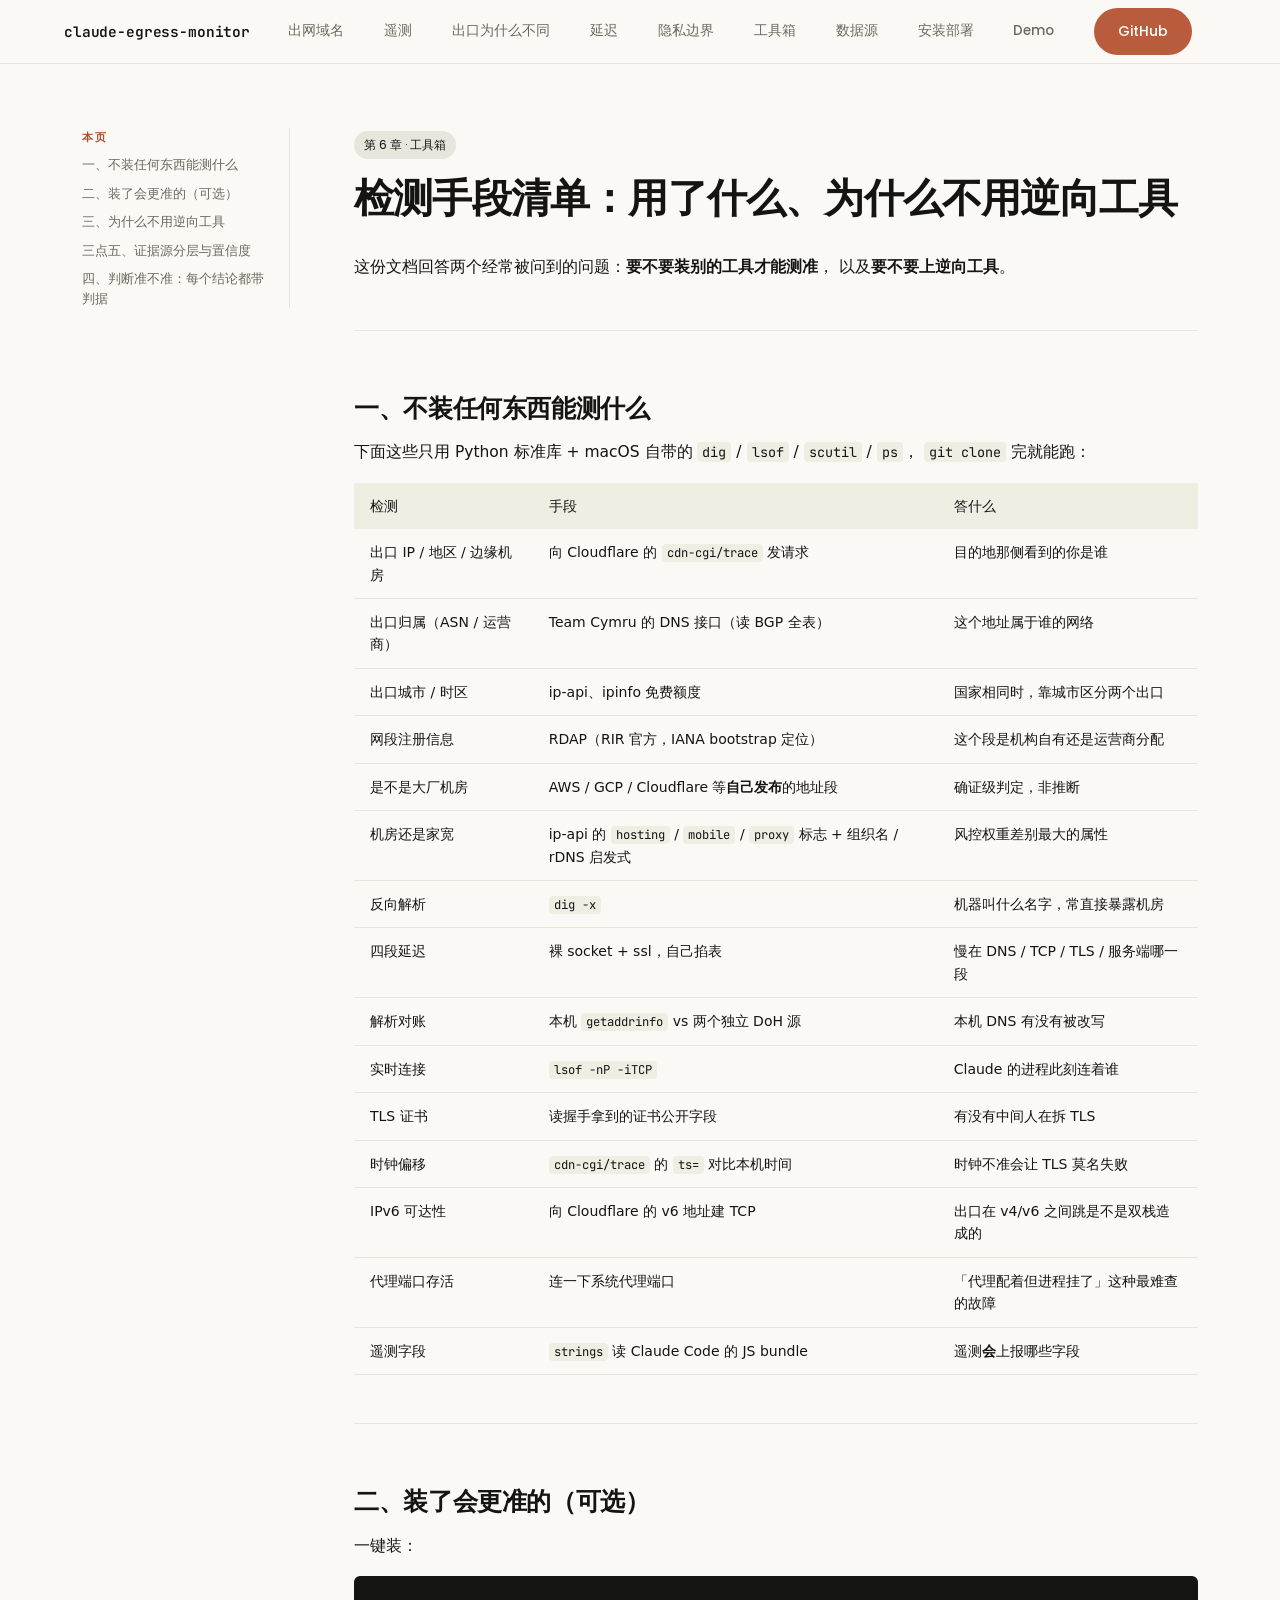
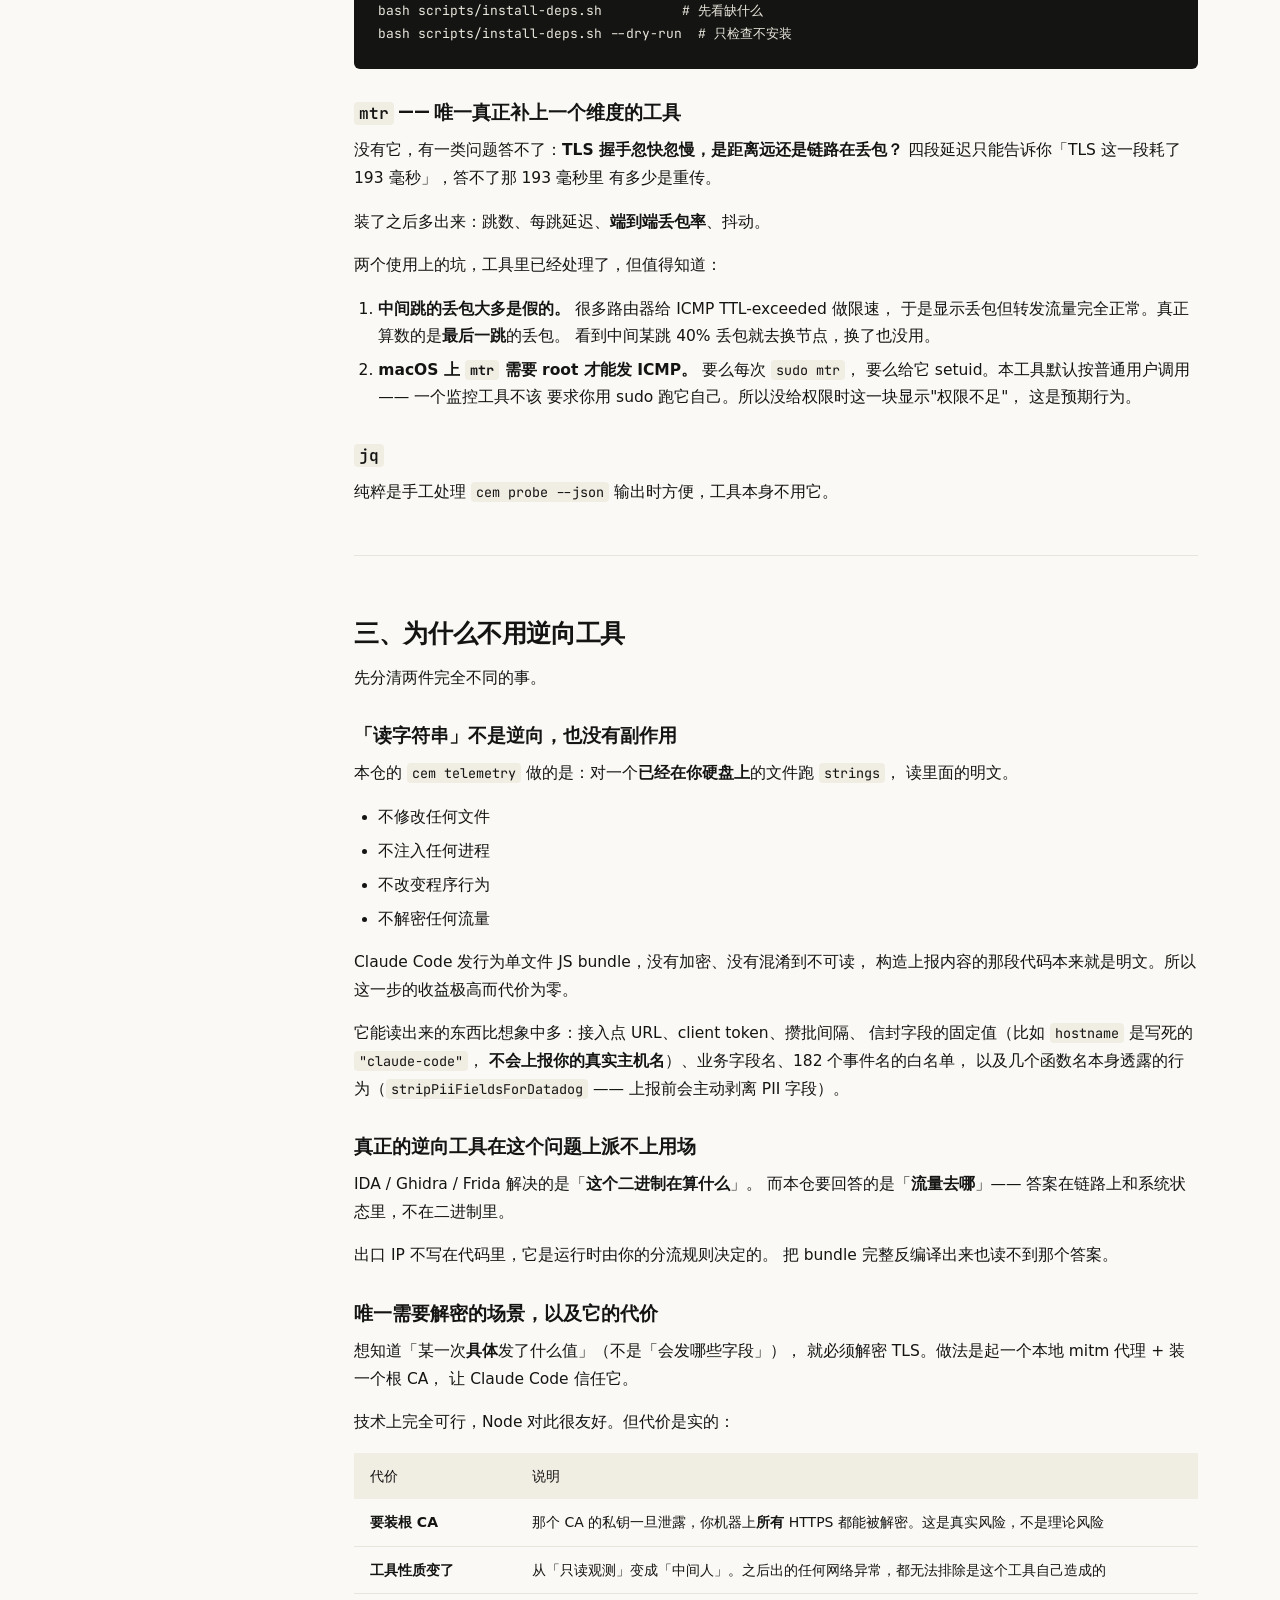
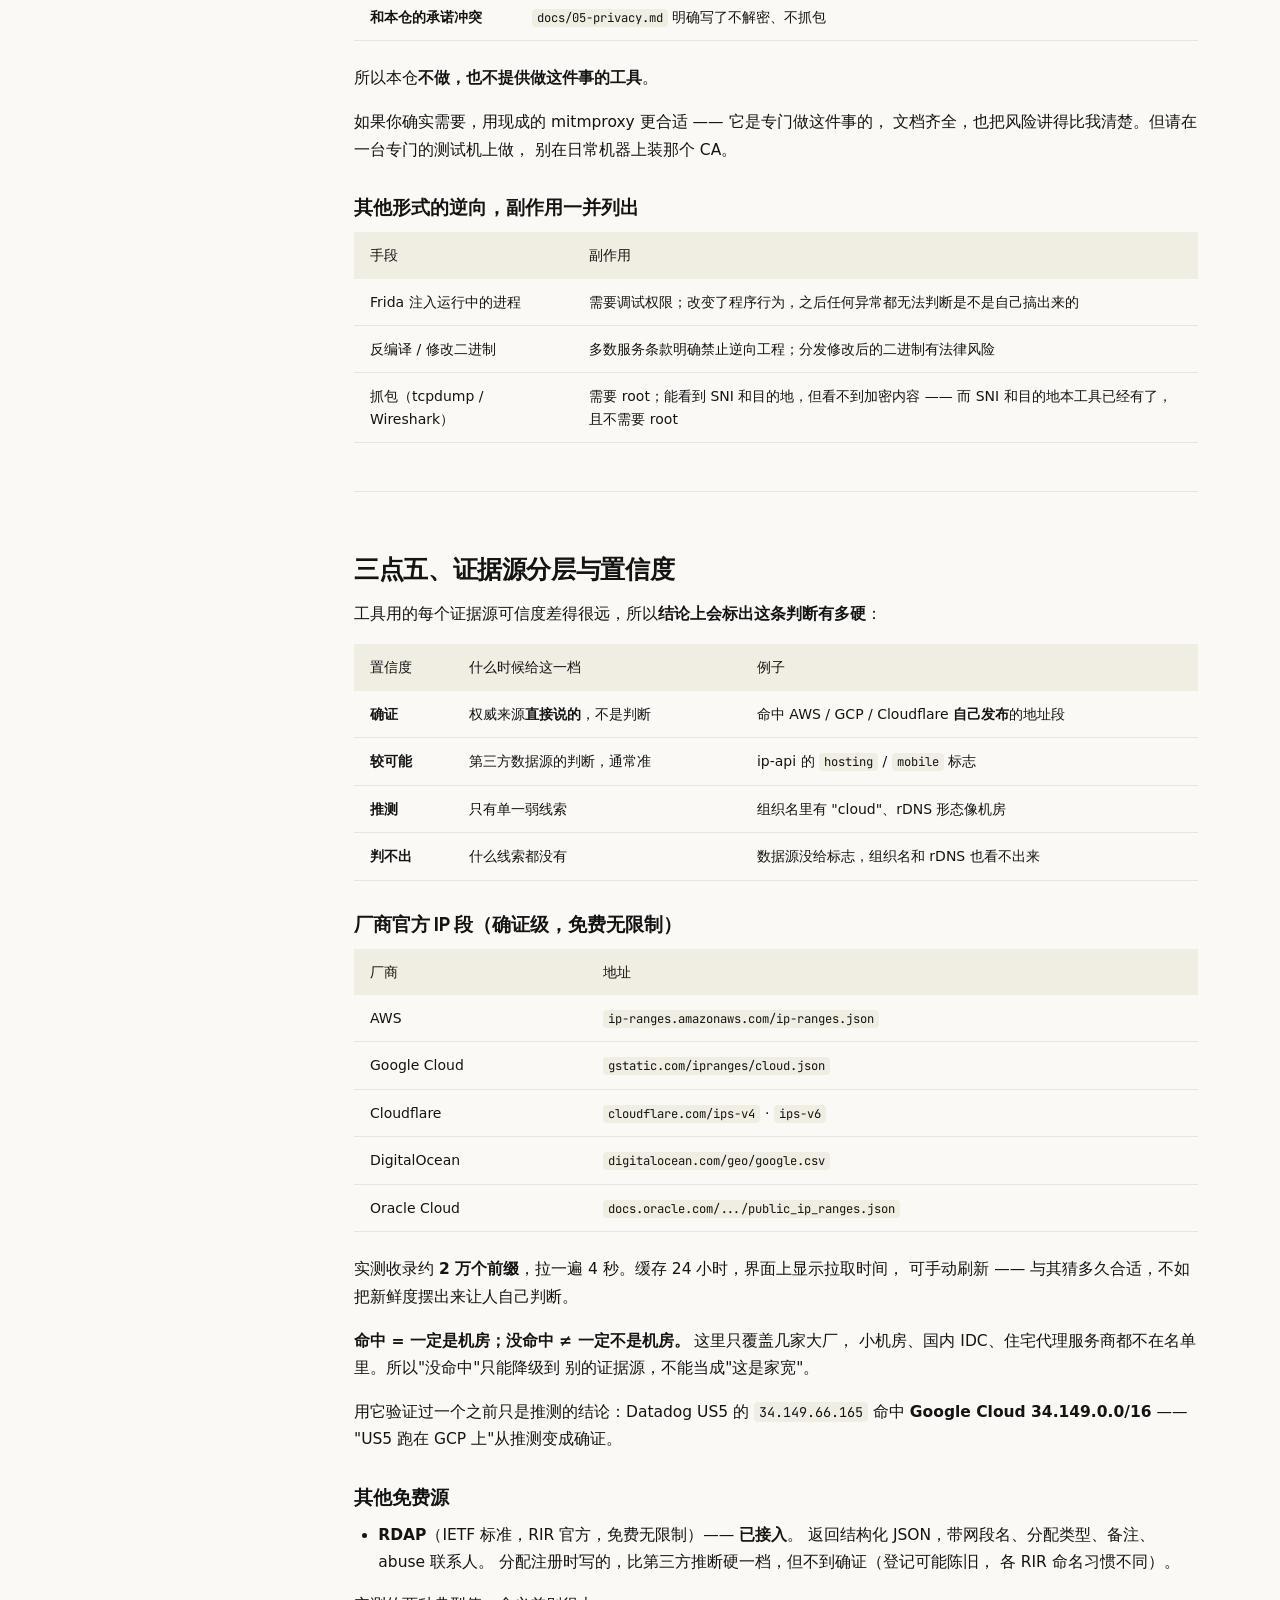
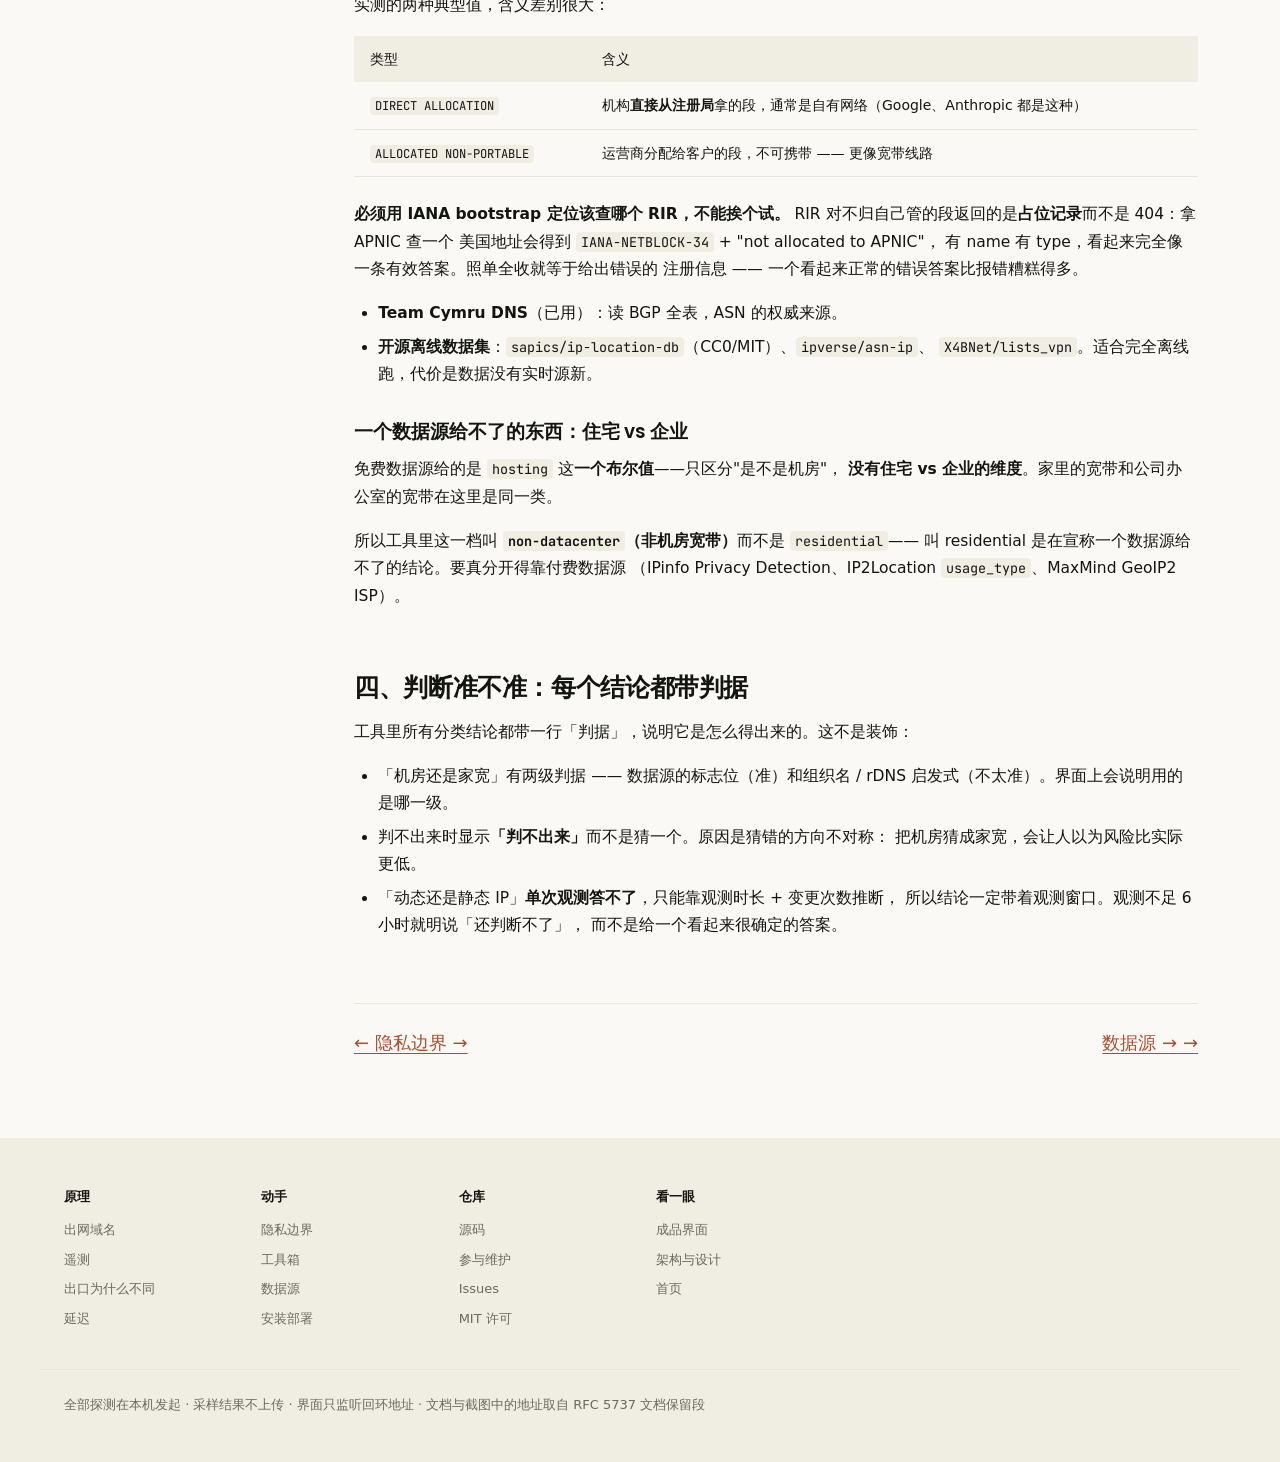
<file: docs/06-toolbox.html>
<!doctype html>
<html lang="zh-CN" data-lang="zh">
<head>
<meta charset="utf-8">
<meta name="viewport" content="width=device-width, initial-scale=1">
<title>检测手段清单：用了什么、为什么不用逆向工具 — claude-egress-monitor</title>
<meta name="description" content="这份文档回答两个经常被问到的问题：要不要装别的工具才能测准， 以及要不要上逆向工具。">
<link rel="stylesheet" href="assets/fonts.css">
<link rel="stylesheet" href="assets/anthropic.css">
<link rel="stylesheet" href="assets/docs.css">
</head>
<body>
<nav class="anth-nav"><div class="anth-nav-inner">
  <a class="brand" href="index.html">claude-egress-monitor</a>
  <div class="nav-links"><a href="01-endpoints.html">出网域名</a><a href="02-telemetry.html">遥测</a><a href="03-routing.html">出口为什么不同</a><a href="04-latency.html">延迟</a><a href="05-privacy.html">隐私边界</a><a href="06-toolbox.html">工具箱</a><a href="07-datasources.html">数据源</a><a href="08-deploy.html">安装部署</a></div>
  <div class="nav-side">
    <a href="demo.html">Demo</a>
    <a class="anth-button" href="https://github.com/TbusOS/claude-egress-monitor" target="_blank" rel="noopener">GitHub</a>
  </div>
</div></nav>
<main class="chapter">
  <div class="chapter__inner">
    <aside class="chapter__toc">
      <span class="chapter__toc-label">本页</span>
      <a href="#一不装任何东西能测什么">一、不装任何东西能测什么</a><a href="#二装了会更准的可选">二、装了会更准的（可选）</a><a href="#三为什么不用逆向工具">三、为什么不用逆向工具</a><a href="#三点五证据源分层与置信度">三点五、证据源分层与置信度</a><a href="#四判断准不准每个结论都带判据">四、判断准不准：每个结论都带判据</a>
    </aside>
    <article class="chapter__body">
      <span class="anth-badge">第 6 章 · 工具箱</span>
      <h1 id="检测手段清单用了什么为什么不用逆向工具">检测手段清单：用了什么、为什么不用逆向工具</h1>
<p>这份文档回答两个经常被问到的问题：<strong>要不要装别的工具才能测准</strong>， 以及<strong>要不要上逆向工具</strong>。</p>
<hr class="anth-divider">
<h2 id="一不装任何东西能测什么">一、不装任何东西能测什么</h2>
<p>下面这些只用 Python 标准库 + macOS 自带的 <code>dig</code> / <code>lsof</code> / <code>scutil</code> / <code>ps</code>， <code>git clone</code> 完就能跑：</p>
<div class="table-wrap"><table class="anth-table">
<thead><tr><th>检测</th><th>手段</th><th>答什么</th></tr></thead>
<tbody>
<tr><td>出口 IP / 地区 / 边缘机房</td><td>向 Cloudflare 的 <code>cdn-cgi/trace</code> 发请求</td><td>目的地那侧看到的你是谁</td></tr>
<tr><td>出口归属（ASN / 运营商）</td><td>Team Cymru 的 DNS 接口（读 BGP 全表）</td><td>这个地址属于谁的网络</td></tr>
<tr><td>出口城市 / 时区</td><td>ip-api、ipinfo 免费额度</td><td>国家相同时，靠城市区分两个出口</td></tr>
<tr><td>网段注册信息</td><td>RDAP（RIR 官方，IANA bootstrap 定位）</td><td>这个段是机构自有还是运营商分配</td></tr>
<tr><td>是不是大厂机房</td><td>AWS / GCP / Cloudflare 等<strong>自己发布</strong>的地址段</td><td>确证级判定，非推断</td></tr>
<tr><td>机房还是家宽</td><td>ip-api 的 <code>hosting</code> / <code>mobile</code> / <code>proxy</code> 标志 + 组织名 / rDNS 启发式</td><td>风控权重差别最大的属性</td></tr>
<tr><td>反向解析</td><td><code>dig -x</code></td><td>机器叫什么名字，常直接暴露机房</td></tr>
<tr><td>四段延迟</td><td>裸 socket + ssl，自己掐表</td><td>慢在 DNS / TCP / TLS / 服务端哪一段</td></tr>
<tr><td>解析对账</td><td>本机 <code>getaddrinfo</code> vs 两个独立 DoH 源</td><td>本机 DNS 有没有被改写</td></tr>
<tr><td>实时连接</td><td><code>lsof -nP -iTCP</code></td><td>Claude 的进程此刻连着谁</td></tr>
<tr><td>TLS 证书</td><td>读握手拿到的证书公开字段</td><td>有没有中间人在拆 TLS</td></tr>
<tr><td>时钟偏移</td><td><code>cdn-cgi/trace</code> 的 <code>ts=</code> 对比本机时间</td><td>时钟不准会让 TLS 莫名失败</td></tr>
<tr><td>IPv6 可达性</td><td>向 Cloudflare 的 v6 地址建 TCP</td><td>出口在 v4/v6 之间跳是不是双栈造成的</td></tr>
<tr><td>代理端口存活</td><td>连一下系统代理端口</td><td>「代理配着但进程挂了」这种最难查的故障</td></tr>
<tr><td>遥测字段</td><td><code>strings</code> 读 Claude Code 的 JS bundle</td><td>遥测<strong>会</strong>上报哪些字段</td></tr>
</tbody></table></div>
<hr class="anth-divider">
<h2 id="二装了会更准的可选">二、装了会更准的（可选）</h2>
<p>一键装：</p>
<pre><code class="language-bash">bash scripts/install-deps.sh          # 先看缺什么
bash scripts/install-deps.sh --dry-run  # 只检查不安装</code></pre>
<h3 id="mtr-唯一真正补上一个维度的工具"><code>mtr</code> —— 唯一真正补上一个维度的工具</h3>
<p>没有它，有一类问题答不了：<strong>TLS 握手忽快忽慢，是距离远还是链路在丢包？</strong> 四段延迟只能告诉你「TLS 这一段耗了 193 毫秒」，答不了那 193 毫秒里 有多少是重传。</p>
<p>装了之后多出来：跳数、每跳延迟、<strong>端到端丢包率</strong>、抖动。</p>
<p>两个使用上的坑，工具里已经处理了，但值得知道：</p>
<ol><li><strong>中间跳的丢包大多是假的。</strong> 很多路由器给 ICMP TTL-exceeded 做限速， 于是显示丢包但转发流量完全正常。真正算数的是<strong>最后一跳</strong>的丢包。 看到中间某跳 40% 丢包就去换节点，换了也没用。</li><li><strong>macOS 上 <code>mtr</code> 需要 root 才能发 ICMP。</strong> 要么每次 <code>sudo mtr</code>， 要么给它 setuid。本工具默认按普通用户调用 —— 一个监控工具不该 要求你用 sudo 跑它自己。所以没给权限时这一块显示&quot;权限不足&quot;， 这是预期行为。</li></ol>
<h3 id="jq"><code>jq</code></h3>
<p>纯粹是手工处理 <code>cem probe --json</code> 输出时方便，工具本身不用它。</p>
<hr class="anth-divider">
<h2 id="三为什么不用逆向工具">三、为什么不用逆向工具</h2>
<p>先分清两件完全不同的事。</p>
<h3 id="读字符串不是逆向也没有副作用">「读字符串」不是逆向，也没有副作用</h3>
<p>本仓的 <code>cem telemetry</code> 做的是：对一个<strong>已经在你硬盘上</strong>的文件跑 <code>strings</code>， 读里面的明文。</p>
<ul><li>不修改任何文件</li><li>不注入任何进程</li><li>不改变程序行为</li><li>不解密任何流量</li></ul>
<p>Claude Code 发行为单文件 JS bundle，没有加密、没有混淆到不可读， 构造上报内容的那段代码本来就是明文。所以这一步的收益极高而代价为零。</p>
<p>它能读出来的东西比想象中多：接入点 URL、client token、攒批间隔、 信封字段的固定值（比如 <code>hostname</code> 是写死的 <code>&quot;claude-code&quot;</code>， <strong>不会上报你的真实主机名</strong>）、业务字段名、182 个事件名的白名单， 以及几个函数名本身透露的行为（<code>stripPiiFieldsForDatadog</code> —— 上报前会主动剥离 PII 字段）。</p>
<h3 id="真正的逆向工具在这个问题上派不上用场">真正的逆向工具在这个问题上派不上用场</h3>
<p>IDA / Ghidra / Frida 解决的是「<strong>这个二进制在算什么</strong>」。 而本仓要回答的是「<strong>流量去哪</strong>」—— 答案在链路上和系统状态里，不在二进制里。</p>
<p>出口 IP 不写在代码里，它是运行时由你的分流规则决定的。 把 bundle 完整反编译出来也读不到那个答案。</p>
<h3 id="唯一需要解密的场景以及它的代价">唯一需要解密的场景，以及它的代价</h3>
<p>想知道「某一次<strong>具体</strong>发了什么值」（不是「会发哪些字段」）， 就必须解密 TLS。做法是起一个本地 mitm 代理 + 装一个根 CA， 让 Claude Code 信任它。</p>
<p>技术上完全可行，Node 对此很友好。但代价是实的：</p>
<div class="table-wrap"><table class="anth-table">
<thead><tr><th>代价</th><th>说明</th></tr></thead>
<tbody>
<tr><td><strong>要装根 CA</strong></td><td>那个 CA 的私钥一旦泄露，你机器上<strong>所有</strong> HTTPS 都能被解密。这是真实风险，不是理论风险</td></tr>
<tr><td><strong>工具性质变了</strong></td><td>从「只读观测」变成「中间人」。之后出的任何网络异常，都无法排除是这个工具自己造成的</td></tr>
<tr><td><strong>和本仓的承诺冲突</strong></td><td><code>docs/05-privacy.md</code> 明确写了不解密、不抓包</td></tr>
</tbody></table></div>
<p>所以本仓<strong>不做，也不提供做这件事的工具</strong>。</p>
<p>如果你确实需要，用现成的 mitmproxy 更合适 —— 它是专门做这件事的， 文档齐全，也把风险讲得比我清楚。但请在一台专门的测试机上做， 别在日常机器上装那个 CA。</p>
<h3 id="其他形式的逆向副作用一并列出">其他形式的逆向，副作用一并列出</h3>
<div class="table-wrap"><table class="anth-table">
<thead><tr><th>手段</th><th>副作用</th></tr></thead>
<tbody>
<tr><td>Frida 注入运行中的进程</td><td>需要调试权限；改变了程序行为，之后任何异常都无法判断是不是自己搞出来的</td></tr>
<tr><td>反编译 / 修改二进制</td><td>多数服务条款明确禁止逆向工程；分发修改后的二进制有法律风险</td></tr>
<tr><td>抓包（tcpdump / Wireshark）</td><td>需要 root；能看到 SNI 和目的地，但看不到加密内容 —— 而 SNI 和目的地本工具已经有了，且不需要 root</td></tr>
</tbody></table></div>
<hr class="anth-divider">
<h2 id="三点五证据源分层与置信度">三点五、证据源分层与置信度</h2>
<p>工具用的每个证据源可信度差得很远，所以<strong>结论上会标出这条判断有多硬</strong>：</p>
<div class="table-wrap"><table class="anth-table">
<thead><tr><th>置信度</th><th>什么时候给这一档</th><th>例子</th></tr></thead>
<tbody>
<tr><td><strong>确证</strong></td><td>权威来源<strong>直接说的</strong>，不是判断</td><td>命中 AWS / GCP / Cloudflare <strong>自己发布</strong>的地址段</td></tr>
<tr><td><strong>较可能</strong></td><td>第三方数据源的判断，通常准</td><td>ip-api 的 <code>hosting</code> / <code>mobile</code> 标志</td></tr>
<tr><td><strong>推测</strong></td><td>只有单一弱线索</td><td>组织名里有 &quot;cloud&quot;、rDNS 形态像机房</td></tr>
<tr><td><strong>判不出</strong></td><td>什么线索都没有</td><td>数据源没给标志，组织名和 rDNS 也看不出来</td></tr>
</tbody></table></div>
<h3 id="厂商官方-ip-段确证级免费无限制">厂商官方 IP 段（确证级，免费无限制）</h3>
<div class="table-wrap"><table class="anth-table">
<thead><tr><th>厂商</th><th>地址</th></tr></thead>
<tbody>
<tr><td>AWS</td><td><code>ip-ranges.amazonaws.com/ip-ranges.json</code></td></tr>
<tr><td>Google Cloud</td><td><code>gstatic.com/ipranges/cloud.json</code></td></tr>
<tr><td>Cloudflare</td><td><code>cloudflare.com/ips-v4</code> · <code>ips-v6</code></td></tr>
<tr><td>DigitalOcean</td><td><code>digitalocean.com/geo/google.csv</code></td></tr>
<tr><td>Oracle Cloud</td><td><code>docs.oracle.com/.../public_ip_ranges.json</code></td></tr>
</tbody></table></div>
<p>实测收录约 <strong>2 万个前缀</strong>，拉一遍 4 秒。缓存 24 小时，界面上显示拉取时间， 可手动刷新 —— 与其猜多久合适，不如把新鲜度摆出来让人自己判断。</p>
<p><strong>命中 = 一定是机房；没命中 ≠ 一定不是机房。</strong> 这里只覆盖几家大厂， 小机房、国内 IDC、住宅代理服务商都不在名单里。所以&quot;没命中&quot;只能降级到 别的证据源，不能当成&quot;这是家宽&quot;。</p>
<p>用它验证过一个之前只是推测的结论：Datadog US5 的 <code>34.149.66.165</code> 命中 <strong>Google Cloud 34.149.0.0/16</strong> —— &quot;US5 跑在 GCP 上&quot;从推测变成确证。</p>
<h3 id="其他免费源">其他免费源</h3>
<ul><li><strong>RDAP</strong>（IETF 标准，RIR 官方，免费无限制）—— <strong>已接入</strong>。 返回结构化 JSON，带网段名、分配类型、备注、abuse 联系人。 分配注册时写的，比第三方推断硬一档，但不到确证（登记可能陈旧， 各 RIR 命名习惯不同）。</li></ul>
<p>实测的两种典型值，含义差别很大：</p>
<div class="table-wrap"><table class="anth-table">
<thead><tr><th>类型</th><th>含义</th></tr></thead>
<tbody>
<tr><td><code>DIRECT ALLOCATION</code></td><td>机构<strong>直接从注册局</strong>拿的段，通常是自有网络（Google、Anthropic 都是这种）</td></tr>
<tr><td><code>ALLOCATED NON-PORTABLE</code></td><td>运营商分配给客户的段，不可携带 —— 更像宽带线路</td></tr>
</tbody></table></div>
<p><strong>必须用 IANA bootstrap 定位该查哪个 RIR，不能挨个试。</strong> RIR 对不归自己管的段返回的是<strong>占位记录</strong>而不是 404：拿 APNIC 查一个 美国地址会得到 <code>IANA-NETBLOCK-34</code> + &quot;not allocated to APNIC&quot;， 有 name 有 type，看起来完全像一条有效答案。照单全收就等于给出错误的 注册信息 —— 一个看起来正常的错误答案比报错糟糕得多。</p>
<ul><li><strong>Team Cymru DNS</strong>（已用）：读 BGP 全表，ASN 的权威来源。</li><li><strong>开源离线数据集</strong>：<code>sapics/ip-location-db</code>（CC0/MIT）、<code>ipverse/asn-ip</code>、 <code>X4BNet/lists_vpn</code>。适合完全离线跑，代价是数据没有实时源新。</li></ul>
<h3 id="一个数据源给不了的东西住宅-vs-企业">一个数据源给不了的东西：住宅 vs 企业</h3>
<p>免费数据源给的是 <code>hosting</code> 这<strong>一个布尔值</strong>——只区分&quot;是不是机房&quot;， <strong>没有住宅 vs 企业的维度</strong>。家里的宽带和公司办公室的宽带在这里是同一类。</p>
<p>所以工具里这一档叫 <strong><code>non-datacenter</code>（非机房宽带）</strong>而不是 <code>residential</code>—— 叫 residential 是在宣称一个数据源给不了的结论。要真分开得靠付费数据源 （IPinfo Privacy Detection、IP2Location <code>usage_type</code>、MaxMind GeoIP2 ISP）。</p>
<h2 id="四判断准不准每个结论都带判据">四、判断准不准：每个结论都带判据</h2>
<p>工具里所有分类结论都带一行「判据」，说明它是怎么得出来的。这不是装饰：</p>
<ul><li>「机房还是家宽」有两级判据 —— 数据源的标志位（准）和组织名 / rDNS 启发式（不太准）。界面上会说明用的是哪一级。</li><li>判不出来时显示<strong>「判不出来」</strong>而不是猜一个。原因是猜错的方向不对称： 把机房猜成家宽，会让人以为风险比实际更低。</li><li>「动态还是静态 IP」<strong>单次观测答不了</strong>，只能靠观测时长 + 变更次数推断， 所以结论一定带着观测窗口。观测不足 6 小时就明说「还判断不了」， 而不是给一个看起来很确定的答案。</li></ul>
      <div class="chapter__nav"><a class="anth-link" href="05-privacy.html">← 隐私边界</a><a class="anth-link" href="07-datasources.html">数据源 →</a></div>
    </article>
  </div>
</main>
<footer class="anth-footer">
  <div class="anth-footer-grid">
    <div class="anth-footer-group"><h5>原理</h5><a href="01-endpoints.html">出网域名</a><a href="02-telemetry.html">遥测</a><a href="03-routing.html">出口为什么不同</a><a href="04-latency.html">延迟</a></div>
    <div class="anth-footer-group"><h5>动手</h5><a href="05-privacy.html">隐私边界</a><a href="06-toolbox.html">工具箱</a><a href="07-datasources.html">数据源</a><a href="08-deploy.html">安装部署</a></div>
    <div class="anth-footer-group"><h5>仓库</h5>
      <a href="https://github.com/TbusOS/claude-egress-monitor" target="_blank" rel="noopener">源码</a>
      <a href="https://github.com/TbusOS/claude-egress-monitor/blob/main/CONTRIBUTING.md" target="_blank" rel="noopener">参与维护</a>
      <a href="https://github.com/TbusOS/claude-egress-monitor/issues" target="_blank" rel="noopener">Issues</a>
      <a href="https://github.com/TbusOS/claude-egress-monitor/blob/main/LICENSE" target="_blank" rel="noopener">MIT 许可</a>
    </div>
    <div class="anth-footer-group"><h5>看一眼</h5>
      <a href="demo.html">成品界面</a>
      <a href="architecture.html">架构与设计</a>
      <a href="index.html">首页</a>
    </div>
  </div>
  <div class="anth-footer-legal">
    全部探测在本机发起 · 采样结果不上传 · 界面只监听回环地址 ·
    文档与截图中的地址取自 RFC 5737 文档保留段
  </div>
</footer>
</body>
</html>
</file>
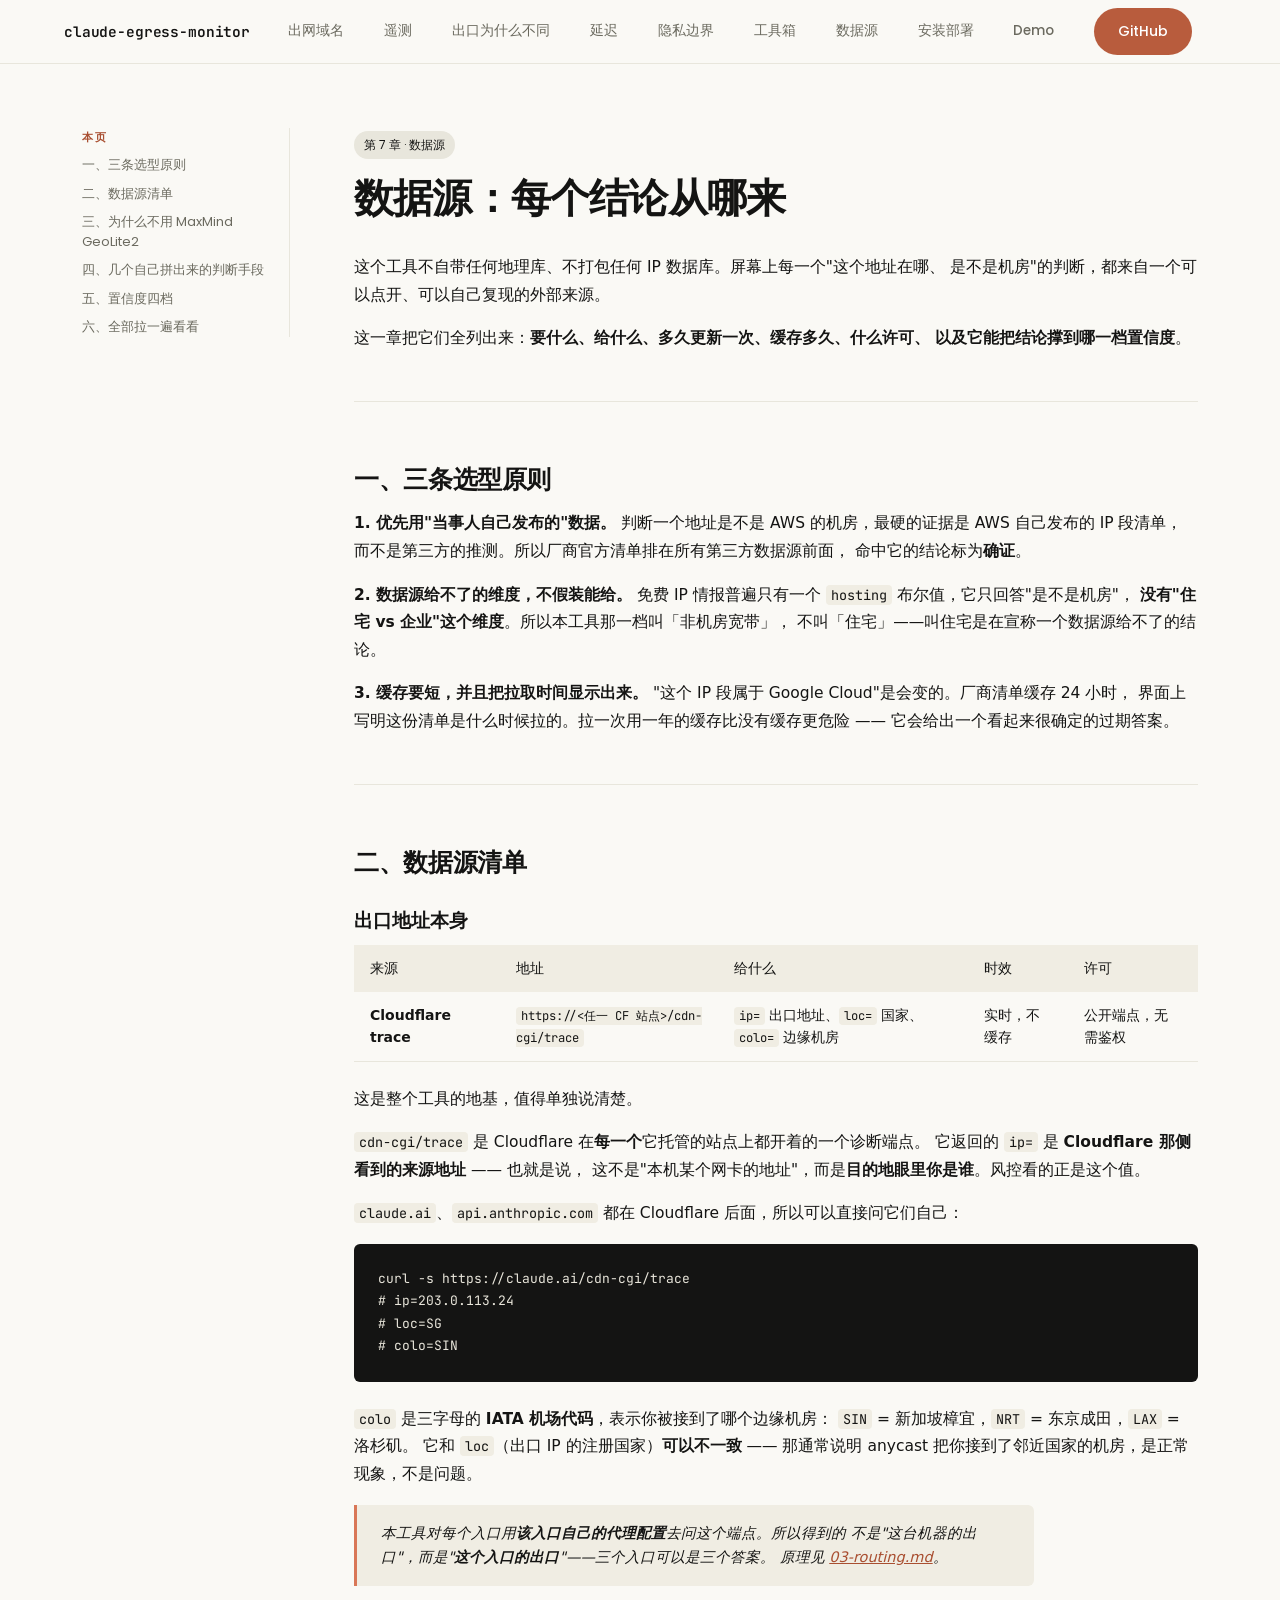
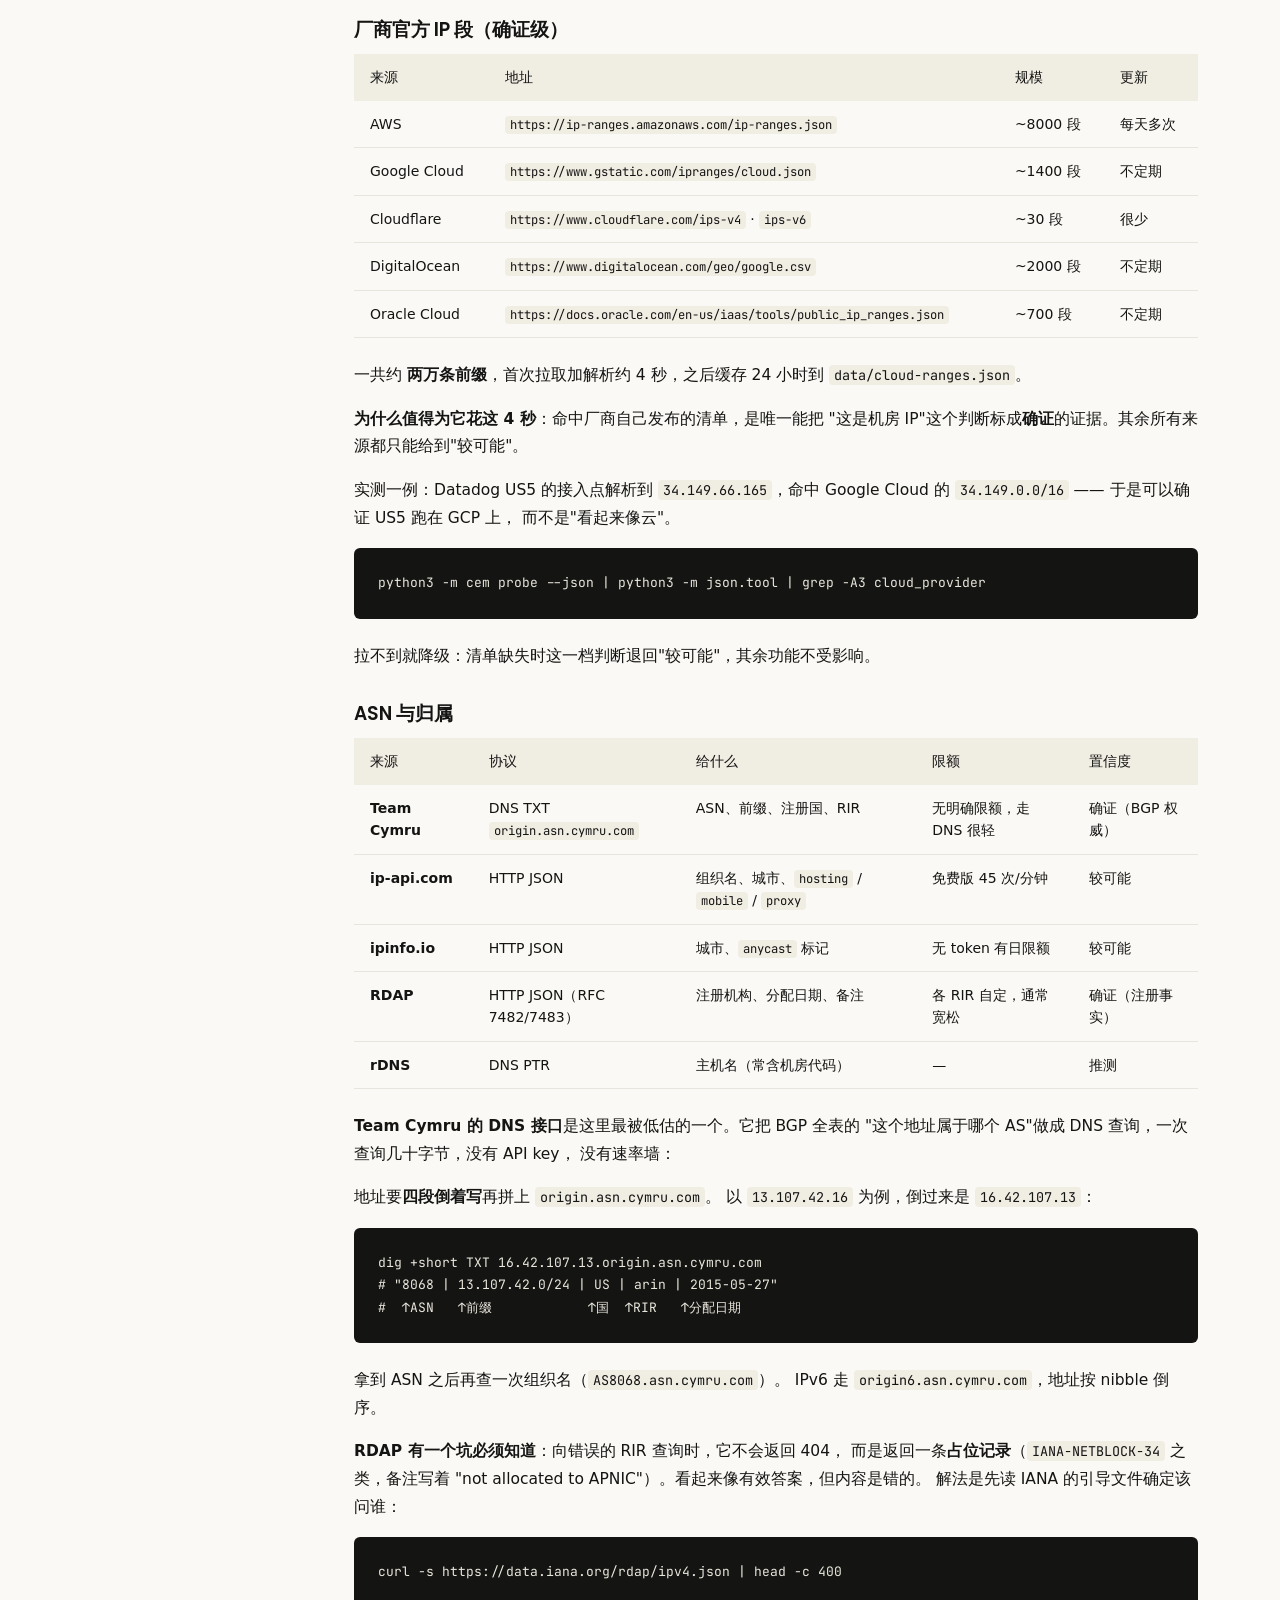
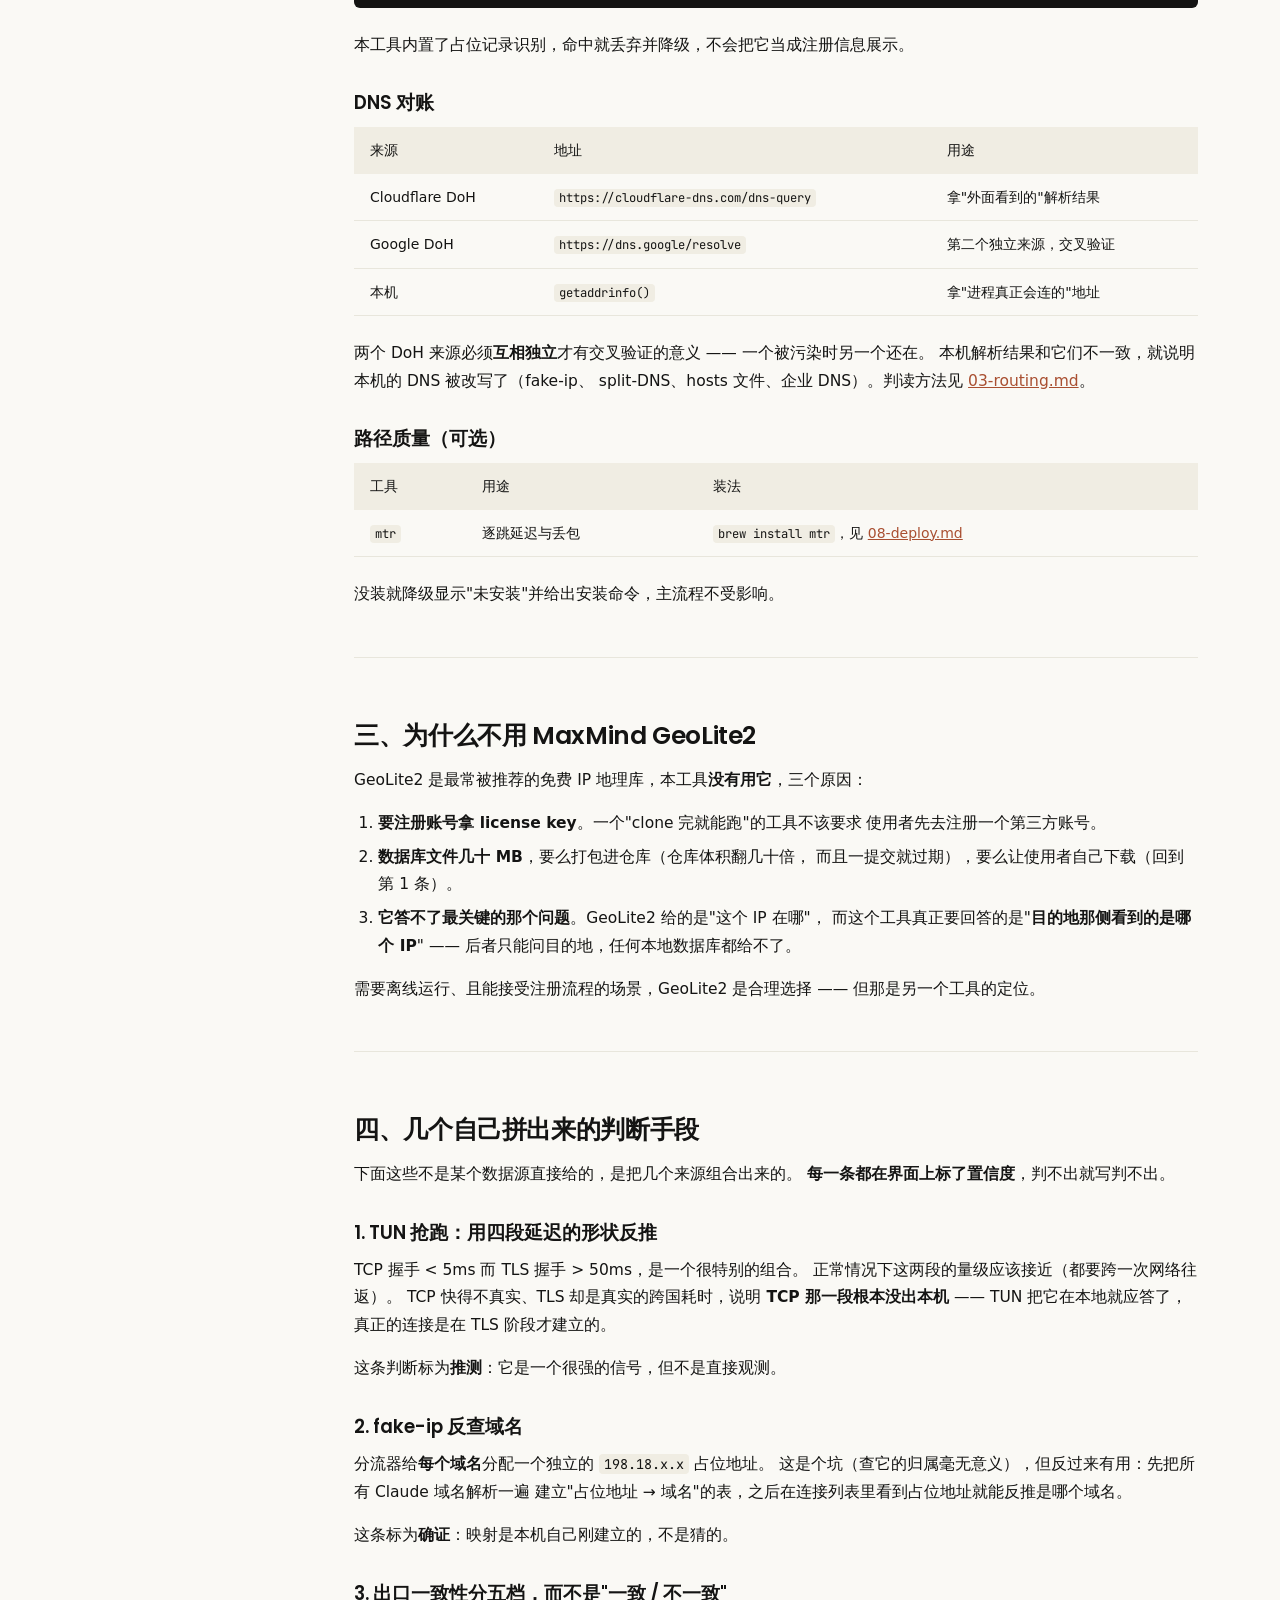
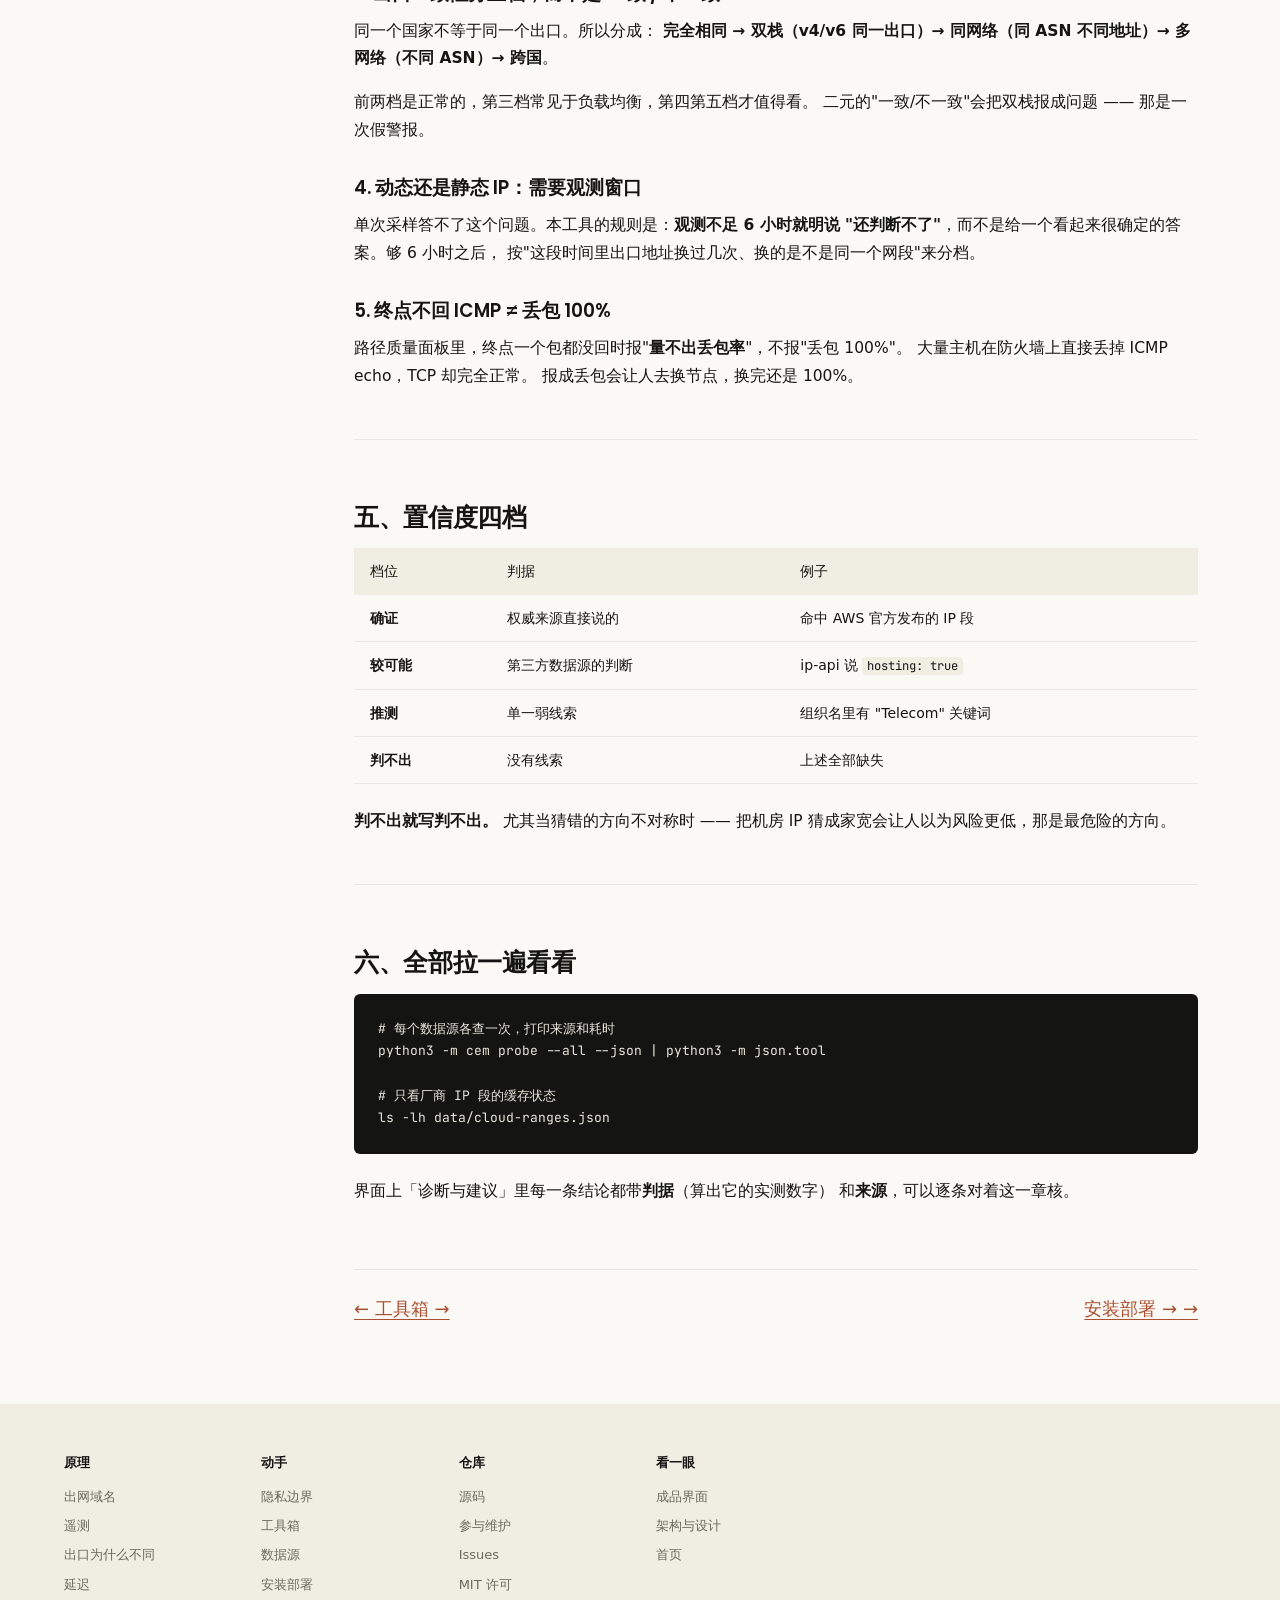
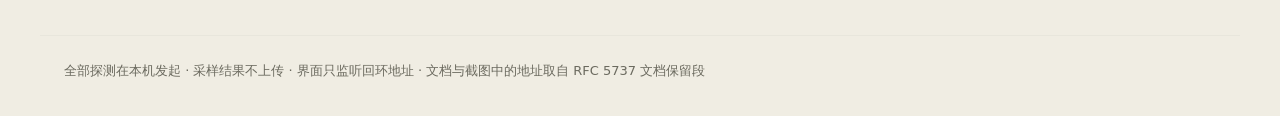
<file: docs/07-datasources.html>
<!doctype html>
<html lang="zh-CN" data-lang="zh">
<head>
<meta charset="utf-8">
<meta name="viewport" content="width=device-width, initial-scale=1">
<title>数据源：每个结论从哪来 — claude-egress-monitor</title>
<meta name="description" content="这个工具不自带任何地理库、不打包任何 IP 数据库。屏幕上每一个&quot;这个地址在哪、 是不是机房&quot;的判断，都来自一个可以点开、可以自己复现的外部来源。">
<link rel="stylesheet" href="assets/fonts.css">
<link rel="stylesheet" href="assets/anthropic.css">
<link rel="stylesheet" href="assets/docs.css">
</head>
<body>
<nav class="anth-nav"><div class="anth-nav-inner">
  <a class="brand" href="index.html">claude-egress-monitor</a>
  <div class="nav-links"><a href="01-endpoints.html">出网域名</a><a href="02-telemetry.html">遥测</a><a href="03-routing.html">出口为什么不同</a><a href="04-latency.html">延迟</a><a href="05-privacy.html">隐私边界</a><a href="06-toolbox.html">工具箱</a><a href="07-datasources.html">数据源</a><a href="08-deploy.html">安装部署</a></div>
  <div class="nav-side">
    <a href="demo.html">Demo</a>
    <a class="anth-button" href="https://github.com/TbusOS/claude-egress-monitor" target="_blank" rel="noopener">GitHub</a>
  </div>
</div></nav>
<main class="chapter">
  <div class="chapter__inner">
    <aside class="chapter__toc">
      <span class="chapter__toc-label">本页</span>
      <a href="#一三条选型原则">一、三条选型原则</a><a href="#二数据源清单">二、数据源清单</a><a href="#三为什么不用-maxmind-geolite2">三、为什么不用 MaxMind GeoLite2</a><a href="#四几个自己拼出来的判断手段">四、几个自己拼出来的判断手段</a><a href="#五置信度四档">五、置信度四档</a><a href="#六全部拉一遍看看">六、全部拉一遍看看</a>
    </aside>
    <article class="chapter__body">
      <span class="anth-badge">第 7 章 · 数据源</span>
      <h1 id="数据源每个结论从哪来">数据源：每个结论从哪来</h1>
<p>这个工具不自带任何地理库、不打包任何 IP 数据库。屏幕上每一个&quot;这个地址在哪、 是不是机房&quot;的判断，都来自一个可以点开、可以自己复现的外部来源。</p>
<p>这一章把它们全列出来：<strong>要什么、给什么、多久更新一次、缓存多久、什么许可、 以及它能把结论撑到哪一档置信度</strong>。</p>
<hr class="anth-divider">
<h2 id="一三条选型原则">一、三条选型原则</h2>
<p><strong>1. 优先用&quot;当事人自己发布的&quot;数据。</strong> 判断一个地址是不是 AWS 的机房，最硬的证据是 AWS 自己发布的 IP 段清单， 而不是第三方的推测。所以厂商官方清单排在所有第三方数据源前面， 命中它的结论标为<strong>确证</strong>。</p>
<p><strong>2. 数据源给不了的维度，不假装能给。</strong> 免费 IP 情报普遍只有一个 <code>hosting</code> 布尔值，它只回答&quot;是不是机房&quot;， <strong>没有&quot;住宅 vs 企业&quot;这个维度</strong>。所以本工具那一档叫「非机房宽带」， 不叫「住宅」——叫住宅是在宣称一个数据源给不了的结论。</p>
<p><strong>3. 缓存要短，并且把拉取时间显示出来。</strong> &quot;这个 IP 段属于 Google Cloud&quot;是会变的。厂商清单缓存 24 小时， 界面上写明这份清单是什么时候拉的。拉一次用一年的缓存比没有缓存更危险 —— 它会给出一个看起来很确定的过期答案。</p>
<hr class="anth-divider">
<h2 id="二数据源清单">二、数据源清单</h2>
<h3 id="出口地址本身">出口地址本身</h3>
<div class="table-wrap"><table class="anth-table">
<thead><tr><th>来源</th><th>地址</th><th>给什么</th><th>时效</th><th>许可</th></tr></thead>
<tbody>
<tr><td><strong>Cloudflare trace</strong></td><td><code>https://&lt;任一 CF 站点&gt;/cdn-cgi/trace</code></td><td><code>ip=</code> 出口地址、<code>loc=</code> 国家、<code>colo=</code> 边缘机房</td><td>实时，不缓存</td><td>公开端点，无需鉴权</td></tr>
</tbody></table></div>
<p>这是整个工具的地基，值得单独说清楚。</p>
<p><code>cdn-cgi/trace</code> 是 Cloudflare 在<strong>每一个</strong>它托管的站点上都开着的一个诊断端点。 它返回的 <code>ip=</code> 是 <strong>Cloudflare 那侧看到的来源地址</strong> —— 也就是说， 这不是&quot;本机某个网卡的地址&quot;，而是<strong>目的地眼里你是谁</strong>。风控看的正是这个值。</p>
<p><code>claude.ai</code>、<code>api.anthropic.com</code> 都在 Cloudflare 后面，所以可以直接问它们自己：</p>
<pre><code class="language-bash">curl -s https://claude.ai/cdn-cgi/trace
# ip=203.0.113.24
# loc=SG
# colo=SIN</code></pre>
<p><code>colo</code> 是三字母的 <strong>IATA 机场代码</strong>，表示你被接到了哪个边缘机房： <code>SIN</code> = 新加坡樟宜，<code>NRT</code> = 东京成田，<code>LAX</code> = 洛杉矶。 它和 <code>loc</code>（出口 IP 的注册国家）<strong>可以不一致</strong> —— 那通常说明 anycast 把你接到了邻近国家的机房，是正常现象，不是问题。</p>
<blockquote class="anth-quote">本工具对每个入口用<strong>该入口自己的代理配置</strong>去问这个端点。所以得到的 不是&quot;这台机器的出口&quot;，而是&quot;<strong>这个入口的出口</strong>&quot;——三个入口可以是三个答案。 原理见 <a href="03-routing.html">03-routing.md</a>。</blockquote>
<h3 id="厂商官方-ip-段确证级">厂商官方 IP 段（确证级）</h3>
<div class="table-wrap"><table class="anth-table">
<thead><tr><th>来源</th><th>地址</th><th>规模</th><th>更新</th></tr></thead>
<tbody>
<tr><td>AWS</td><td><code>https://ip-ranges.amazonaws.com/ip-ranges.json</code></td><td>~8000 段</td><td>每天多次</td></tr>
<tr><td>Google Cloud</td><td><code>https://www.gstatic.com/ipranges/cloud.json</code></td><td>~1400 段</td><td>不定期</td></tr>
<tr><td>Cloudflare</td><td><code>https://www.cloudflare.com/ips-v4</code> · <code>ips-v6</code></td><td>~30 段</td><td>很少</td></tr>
<tr><td>DigitalOcean</td><td><code>https://www.digitalocean.com/geo/google.csv</code></td><td>~2000 段</td><td>不定期</td></tr>
<tr><td>Oracle Cloud</td><td><code>https://docs.oracle.com/en-us/iaas/tools/public_ip_ranges.json</code></td><td>~700 段</td><td>不定期</td></tr>
</tbody></table></div>
<p>一共约 <strong>两万条前缀</strong>，首次拉取加解析约 4 秒，之后缓存 24 小时到 <code>data/cloud-ranges.json</code>。</p>
<p><strong>为什么值得为它花这 4 秒</strong>：命中厂商自己发布的清单，是唯一能把 &quot;这是机房 IP&quot;这个判断标成<strong>确证</strong>的证据。其余所有来源都只能给到&quot;较可能&quot;。</p>
<p>实测一例：Datadog US5 的接入点解析到 <code>34.149.66.165</code>，命中 Google Cloud 的 <code>34.149.0.0/16</code> —— 于是可以确证 US5 跑在 GCP 上， 而不是&quot;看起来像云&quot;。</p>
<pre><code class="language-bash">python3 -m cem probe --json | python3 -m json.tool | grep -A3 cloud_provider</code></pre>
<p>拉不到就降级：清单缺失时这一档判断退回&quot;较可能&quot;，其余功能不受影响。</p>
<h3 id="asn-与归属">ASN 与归属</h3>
<div class="table-wrap"><table class="anth-table">
<thead><tr><th>来源</th><th>协议</th><th>给什么</th><th>限额</th><th>置信度</th></tr></thead>
<tbody>
<tr><td><strong>Team Cymru</strong></td><td>DNS TXT <code>origin.asn.cymru.com</code></td><td>ASN、前缀、注册国、RIR</td><td>无明确限额，走 DNS 很轻</td><td>确证（BGP 权威）</td></tr>
<tr><td><strong>ip-api.com</strong></td><td>HTTP JSON</td><td>组织名、城市、<code>hosting</code> / <code>mobile</code> / <code>proxy</code></td><td>免费版 45 次/分钟</td><td>较可能</td></tr>
<tr><td><strong>ipinfo.io</strong></td><td>HTTP JSON</td><td>城市、<code>anycast</code> 标记</td><td>无 token 有日限额</td><td>较可能</td></tr>
<tr><td><strong>RDAP</strong></td><td>HTTP JSON（RFC 7482/7483）</td><td>注册机构、分配日期、备注</td><td>各 RIR 自定，通常宽松</td><td>确证（注册事实）</td></tr>
<tr><td><strong>rDNS</strong></td><td>DNS PTR</td><td>主机名（常含机房代码）</td><td>—</td><td>推测</td></tr>
</tbody></table></div>
<p><strong>Team Cymru 的 DNS 接口</strong>是这里最被低估的一个。它把 BGP 全表的 &quot;这个地址属于哪个 AS&quot;做成 DNS 查询，一次查询几十字节，没有 API key， 没有速率墙：</p>
<p>地址要<strong>四段倒着写</strong>再拼上 <code>origin.asn.cymru.com</code>。 以 <code>13.107.42.16</code> 为例，倒过来是 <code>16.42.107.13</code>：</p>
<pre><code class="language-bash">dig +short TXT 16.42.107.13.origin.asn.cymru.com
# &quot;8068 | 13.107.42.0/24 | US | arin | 2015-05-27&quot;
#  ↑ASN   ↑前缀            ↑国  ↑RIR   ↑分配日期</code></pre>
<p>拿到 ASN 之后再查一次组织名（<code>AS8068.asn.cymru.com</code>）。 IPv6 走 <code>origin6.asn.cymru.com</code>，地址按 nibble 倒序。</p>
<p><strong>RDAP 有一个坑必须知道</strong>：向错误的 RIR 查询时，它不会返回 404， 而是返回一条<strong>占位记录</strong>（<code>IANA-NETBLOCK-34</code> 之类，备注写着 &quot;not allocated to APNIC&quot;）。看起来像有效答案，但内容是错的。 解法是先读 IANA 的引导文件确定该问谁：</p>
<pre><code class="language-bash">curl -s https://data.iana.org/rdap/ipv4.json | head -c 400</code></pre>
<p>本工具内置了占位记录识别，命中就丢弃并降级，不会把它当成注册信息展示。</p>
<h3 id="dns-对账">DNS 对账</h3>
<div class="table-wrap"><table class="anth-table">
<thead><tr><th>来源</th><th>地址</th><th>用途</th></tr></thead>
<tbody>
<tr><td>Cloudflare DoH</td><td><code>https://cloudflare-dns.com/dns-query</code></td><td>拿&quot;外面看到的&quot;解析结果</td></tr>
<tr><td>Google DoH</td><td><code>https://dns.google/resolve</code></td><td>第二个独立来源，交叉验证</td></tr>
<tr><td>本机</td><td><code>getaddrinfo()</code></td><td>拿&quot;进程真正会连的&quot;地址</td></tr>
</tbody></table></div>
<p>两个 DoH 来源必须<strong>互相独立</strong>才有交叉验证的意义 —— 一个被污染时另一个还在。 本机解析结果和它们不一致，就说明本机的 DNS 被改写了（fake-ip、 split-DNS、hosts 文件、企业 DNS）。判读方法见 <a href="03-routing.html">03-routing.md</a>。</p>
<h3 id="路径质量可选">路径质量（可选）</h3>
<div class="table-wrap"><table class="anth-table">
<thead><tr><th>工具</th><th>用途</th><th>装法</th></tr></thead>
<tbody>
<tr><td><code>mtr</code></td><td>逐跳延迟与丢包</td><td><code>brew install mtr</code>，见 <a href="08-deploy.html">08-deploy.md</a></td></tr>
</tbody></table></div>
<p>没装就降级显示&quot;未安装&quot;并给出安装命令，主流程不受影响。</p>
<hr class="anth-divider">
<h2 id="三为什么不用-maxmind-geolite2">三、为什么不用 MaxMind GeoLite2</h2>
<p>GeoLite2 是最常被推荐的免费 IP 地理库，本工具<strong>没有用它</strong>，三个原因：</p>
<ol><li><strong>要注册账号拿 license key</strong>。一个&quot;clone 完就能跑&quot;的工具不该要求 使用者先去注册一个第三方账号。</li><li><strong>数据库文件几十 MB</strong>，要么打包进仓库（仓库体积翻几十倍， 而且一提交就过期），要么让使用者自己下载（回到第 1 条）。</li><li><strong>它答不了最关键的那个问题</strong>。GeoLite2 给的是&quot;这个 IP 在哪&quot;， 而这个工具真正要回答的是&quot;<strong>目的地那侧看到的是哪个 IP</strong>&quot; —— 后者只能问目的地，任何本地数据库都给不了。</li></ol>
<p>需要离线运行、且能接受注册流程的场景，GeoLite2 是合理选择 —— 但那是另一个工具的定位。</p>
<hr class="anth-divider">
<h2 id="四几个自己拼出来的判断手段">四、几个自己拼出来的判断手段</h2>
<p>下面这些不是某个数据源直接给的，是把几个来源组合出来的。 <strong>每一条都在界面上标了置信度</strong>，判不出就写判不出。</p>
<h3 id="1-tun-抢跑用四段延迟的形状反推">1. TUN 抢跑：用四段延迟的形状反推</h3>
<p>TCP 握手 &lt; 5ms 而 TLS 握手 &gt; 50ms，是一个很特别的组合。 正常情况下这两段的量级应该接近（都要跨一次网络往返）。 TCP 快得不真实、TLS 却是真实的跨国耗时，说明 <strong>TCP 那一段根本没出本机</strong> —— TUN 把它在本地就应答了，真正的连接是在 TLS 阶段才建立的。</p>
<p>这条判断标为<strong>推测</strong>：它是一个很强的信号，但不是直接观测。</p>
<h3 id="2-fake-ip-反查域名">2. fake-ip 反查域名</h3>
<p>分流器给<strong>每个域名</strong>分配一个独立的 <code>198.18.x.x</code> 占位地址。 这是个坑（查它的归属毫无意义），但反过来有用：先把所有 Claude 域名解析一遍 建立&quot;占位地址 → 域名&quot;的表，之后在连接列表里看到占位地址就能反推是哪个域名。</p>
<p>这条标为<strong>确证</strong>：映射是本机自己刚建立的，不是猜的。</p>
<h3 id="3-出口一致性分五档而不是一致-不一致">3. 出口一致性分五档，而不是&quot;一致 / 不一致&quot;</h3>
<p>同一个国家不等于同一个出口。所以分成： <strong>完全相同 → 双栈（v4/v6 同一出口）→ 同网络（同 ASN 不同地址）→ 多网络（不同 ASN）→ 跨国</strong>。</p>
<p>前两档是正常的，第三档常见于负载均衡，第四第五档才值得看。 二元的&quot;一致/不一致&quot;会把双栈报成问题 —— 那是一次假警报。</p>
<h3 id="4-动态还是静态-ip需要观测窗口">4. 动态还是静态 IP：需要观测窗口</h3>
<p>单次采样答不了这个问题。本工具的规则是：<strong>观测不足 6 小时就明说 &quot;还判断不了&quot;</strong>，而不是给一个看起来很确定的答案。够 6 小时之后， 按&quot;这段时间里出口地址换过几次、换的是不是同一个网段&quot;来分档。</p>
<h3 id="5-终点不回-icmp-丢包-100">5. 终点不回 ICMP ≠ 丢包 100%</h3>
<p>路径质量面板里，终点一个包都没回时报&quot;<strong>量不出丢包率</strong>&quot;，不报&quot;丢包 100%&quot;。 大量主机在防火墙上直接丢掉 ICMP echo，TCP 却完全正常。 报成丢包会让人去换节点，换完还是 100%。</p>
<hr class="anth-divider">
<h2 id="五置信度四档">五、置信度四档</h2>
<div class="table-wrap"><table class="anth-table">
<thead><tr><th>档位</th><th>判据</th><th>例子</th></tr></thead>
<tbody>
<tr><td><strong>确证</strong></td><td>权威来源直接说的</td><td>命中 AWS 官方发布的 IP 段</td></tr>
<tr><td><strong>较可能</strong></td><td>第三方数据源的判断</td><td>ip-api 说 <code>hosting: true</code></td></tr>
<tr><td><strong>推测</strong></td><td>单一弱线索</td><td>组织名里有 &quot;Telecom&quot; 关键词</td></tr>
<tr><td><strong>判不出</strong></td><td>没有线索</td><td>上述全部缺失</td></tr>
</tbody></table></div>
<p><strong>判不出就写判不出。</strong> 尤其当猜错的方向不对称时 —— 把机房 IP 猜成家宽会让人以为风险更低，那是最危险的方向。</p>
<hr class="anth-divider">
<h2 id="六全部拉一遍看看">六、全部拉一遍看看</h2>
<pre><code class="language-bash"># 每个数据源各查一次，打印来源和耗时
python3 -m cem probe --all --json | python3 -m json.tool

# 只看厂商 IP 段的缓存状态
ls -lh data/cloud-ranges.json</code></pre>
<p>界面上「诊断与建议」里每一条结论都带<strong>判据</strong>（算出它的实测数字） 和<strong>来源</strong>，可以逐条对着这一章核。</p>
      <div class="chapter__nav"><a class="anth-link" href="06-toolbox.html">← 工具箱</a><a class="anth-link" href="08-deploy.html">安装部署 →</a></div>
    </article>
  </div>
</main>
<footer class="anth-footer">
  <div class="anth-footer-grid">
    <div class="anth-footer-group"><h5>原理</h5><a href="01-endpoints.html">出网域名</a><a href="02-telemetry.html">遥测</a><a href="03-routing.html">出口为什么不同</a><a href="04-latency.html">延迟</a></div>
    <div class="anth-footer-group"><h5>动手</h5><a href="05-privacy.html">隐私边界</a><a href="06-toolbox.html">工具箱</a><a href="07-datasources.html">数据源</a><a href="08-deploy.html">安装部署</a></div>
    <div class="anth-footer-group"><h5>仓库</h5>
      <a href="https://github.com/TbusOS/claude-egress-monitor" target="_blank" rel="noopener">源码</a>
      <a href="https://github.com/TbusOS/claude-egress-monitor/blob/main/CONTRIBUTING.md" target="_blank" rel="noopener">参与维护</a>
      <a href="https://github.com/TbusOS/claude-egress-monitor/issues" target="_blank" rel="noopener">Issues</a>
      <a href="https://github.com/TbusOS/claude-egress-monitor/blob/main/LICENSE" target="_blank" rel="noopener">MIT 许可</a>
    </div>
    <div class="anth-footer-group"><h5>看一眼</h5>
      <a href="demo.html">成品界面</a>
      <a href="architecture.html">架构与设计</a>
      <a href="index.html">首页</a>
    </div>
  </div>
  <div class="anth-footer-legal">
    全部探测在本机发起 · 采样结果不上传 · 界面只监听回环地址 ·
    文档与截图中的地址取自 RFC 5737 文档保留段
  </div>
</footer>
</body>
</html>
</file>
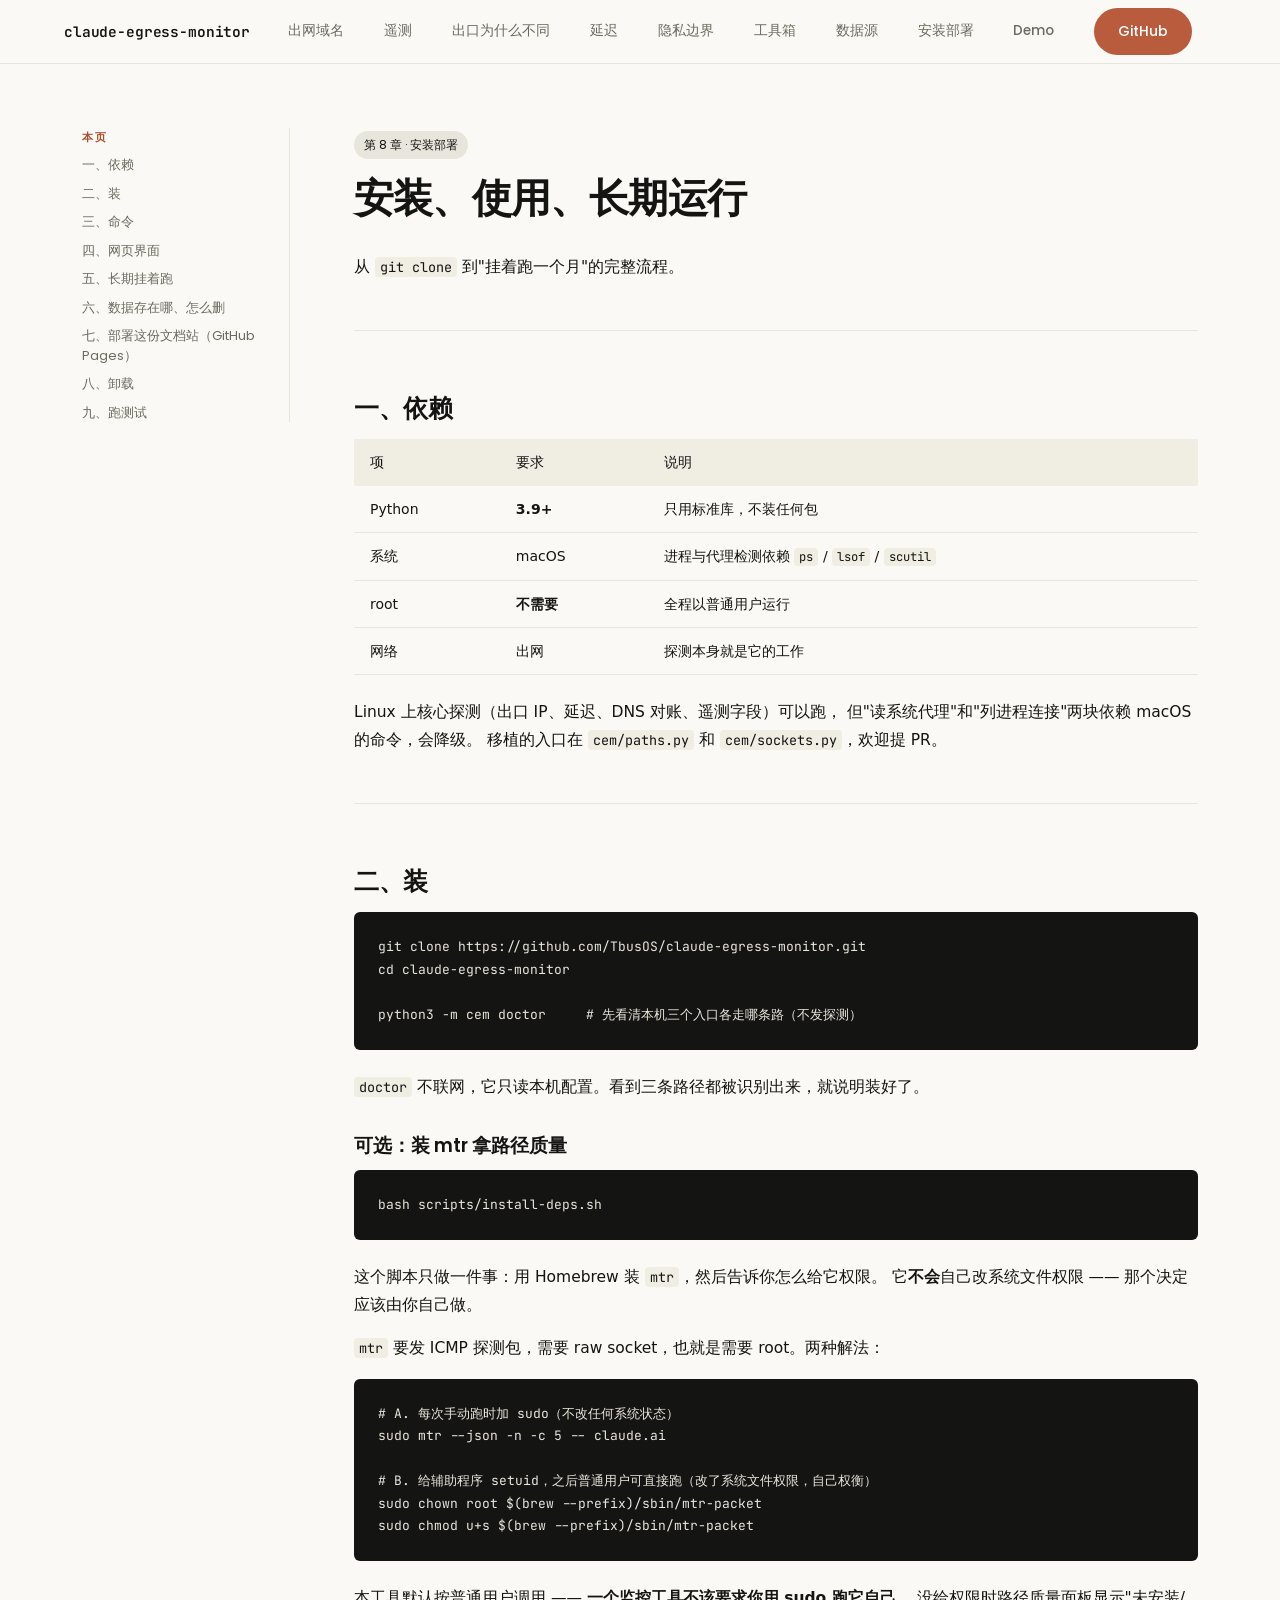
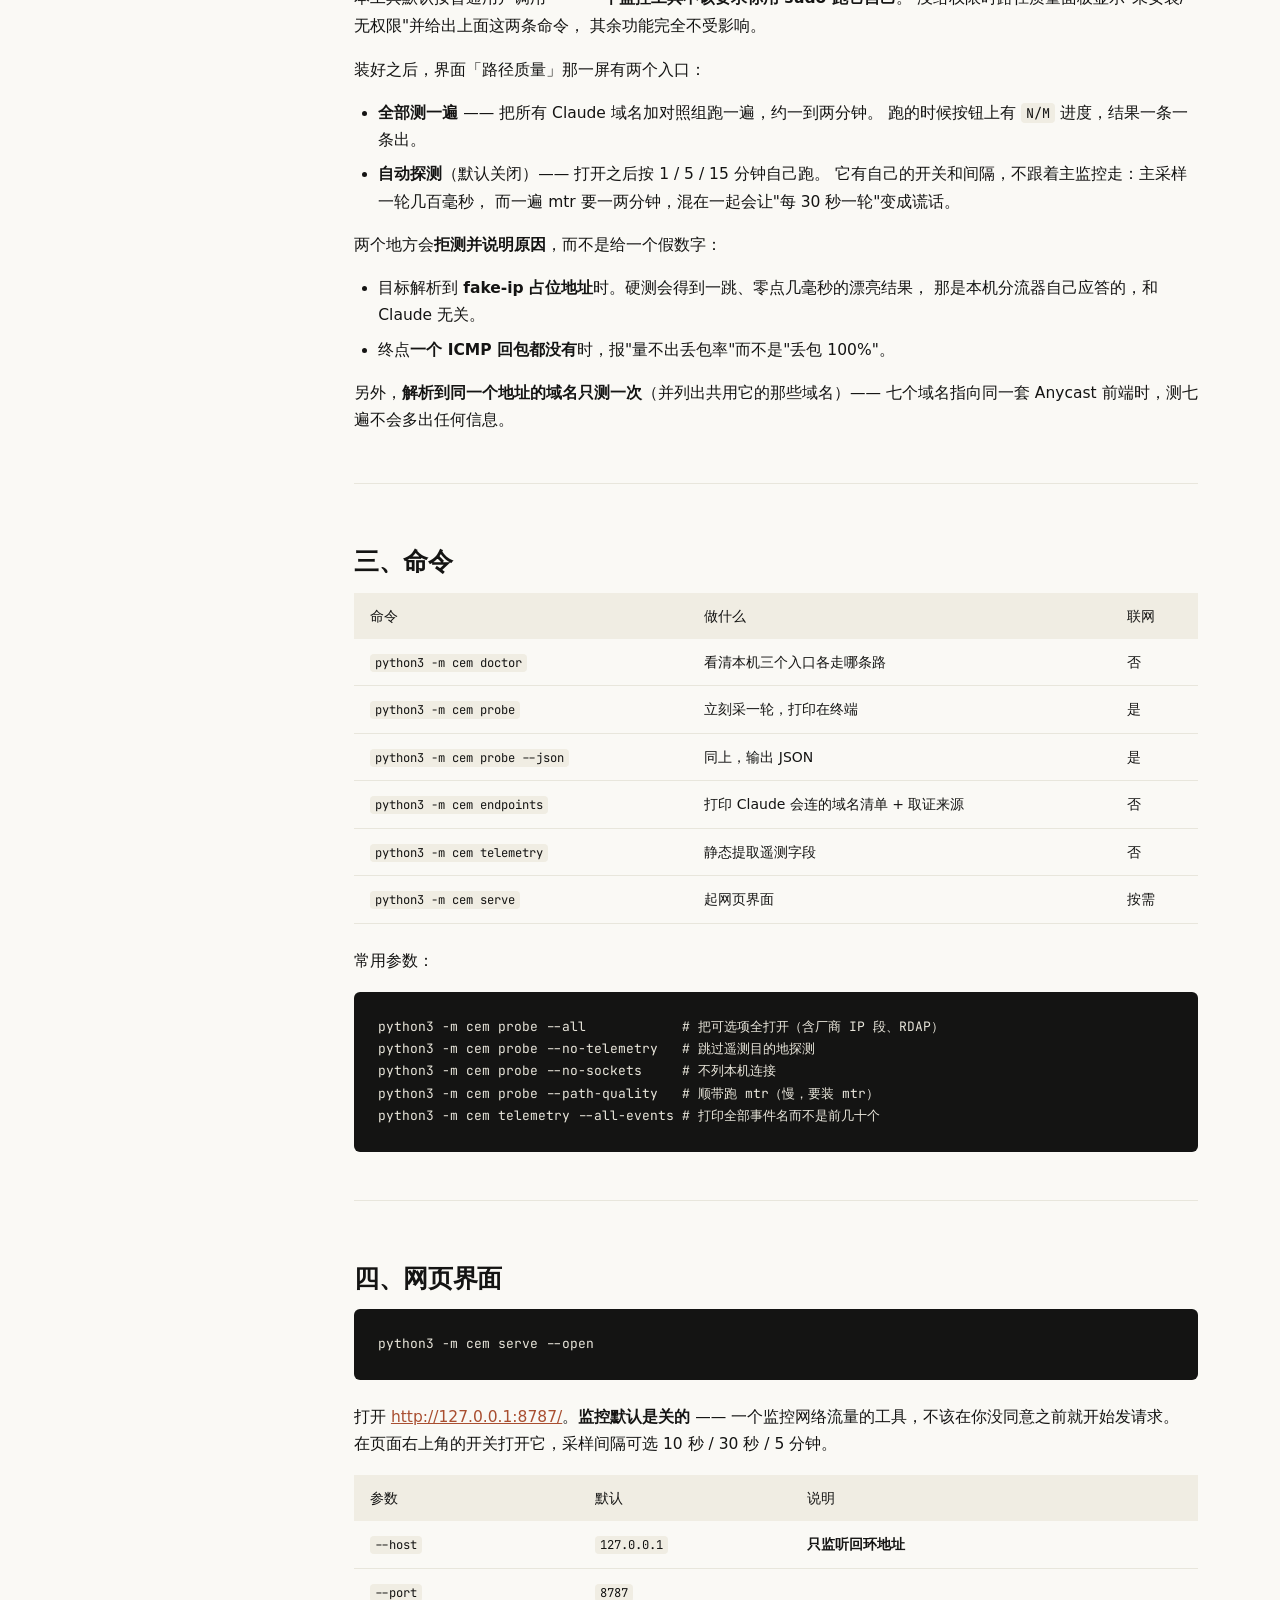
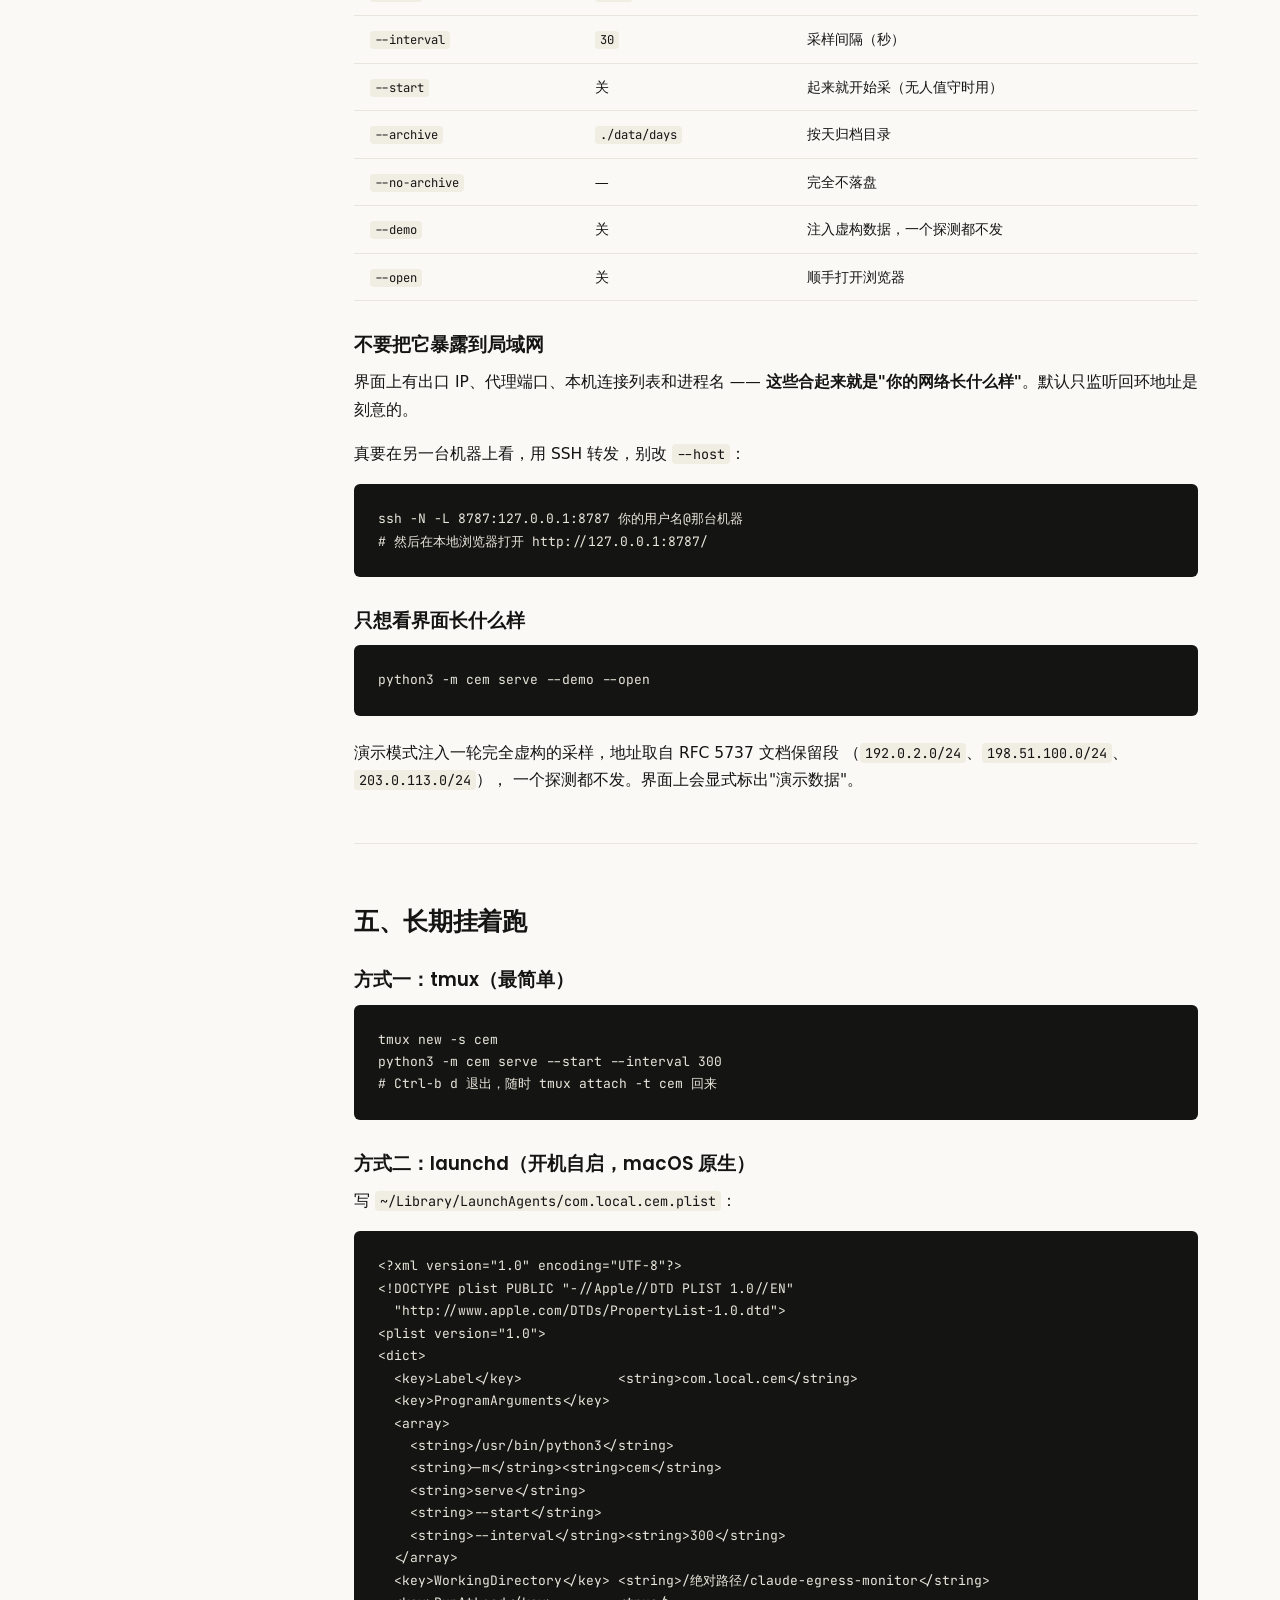
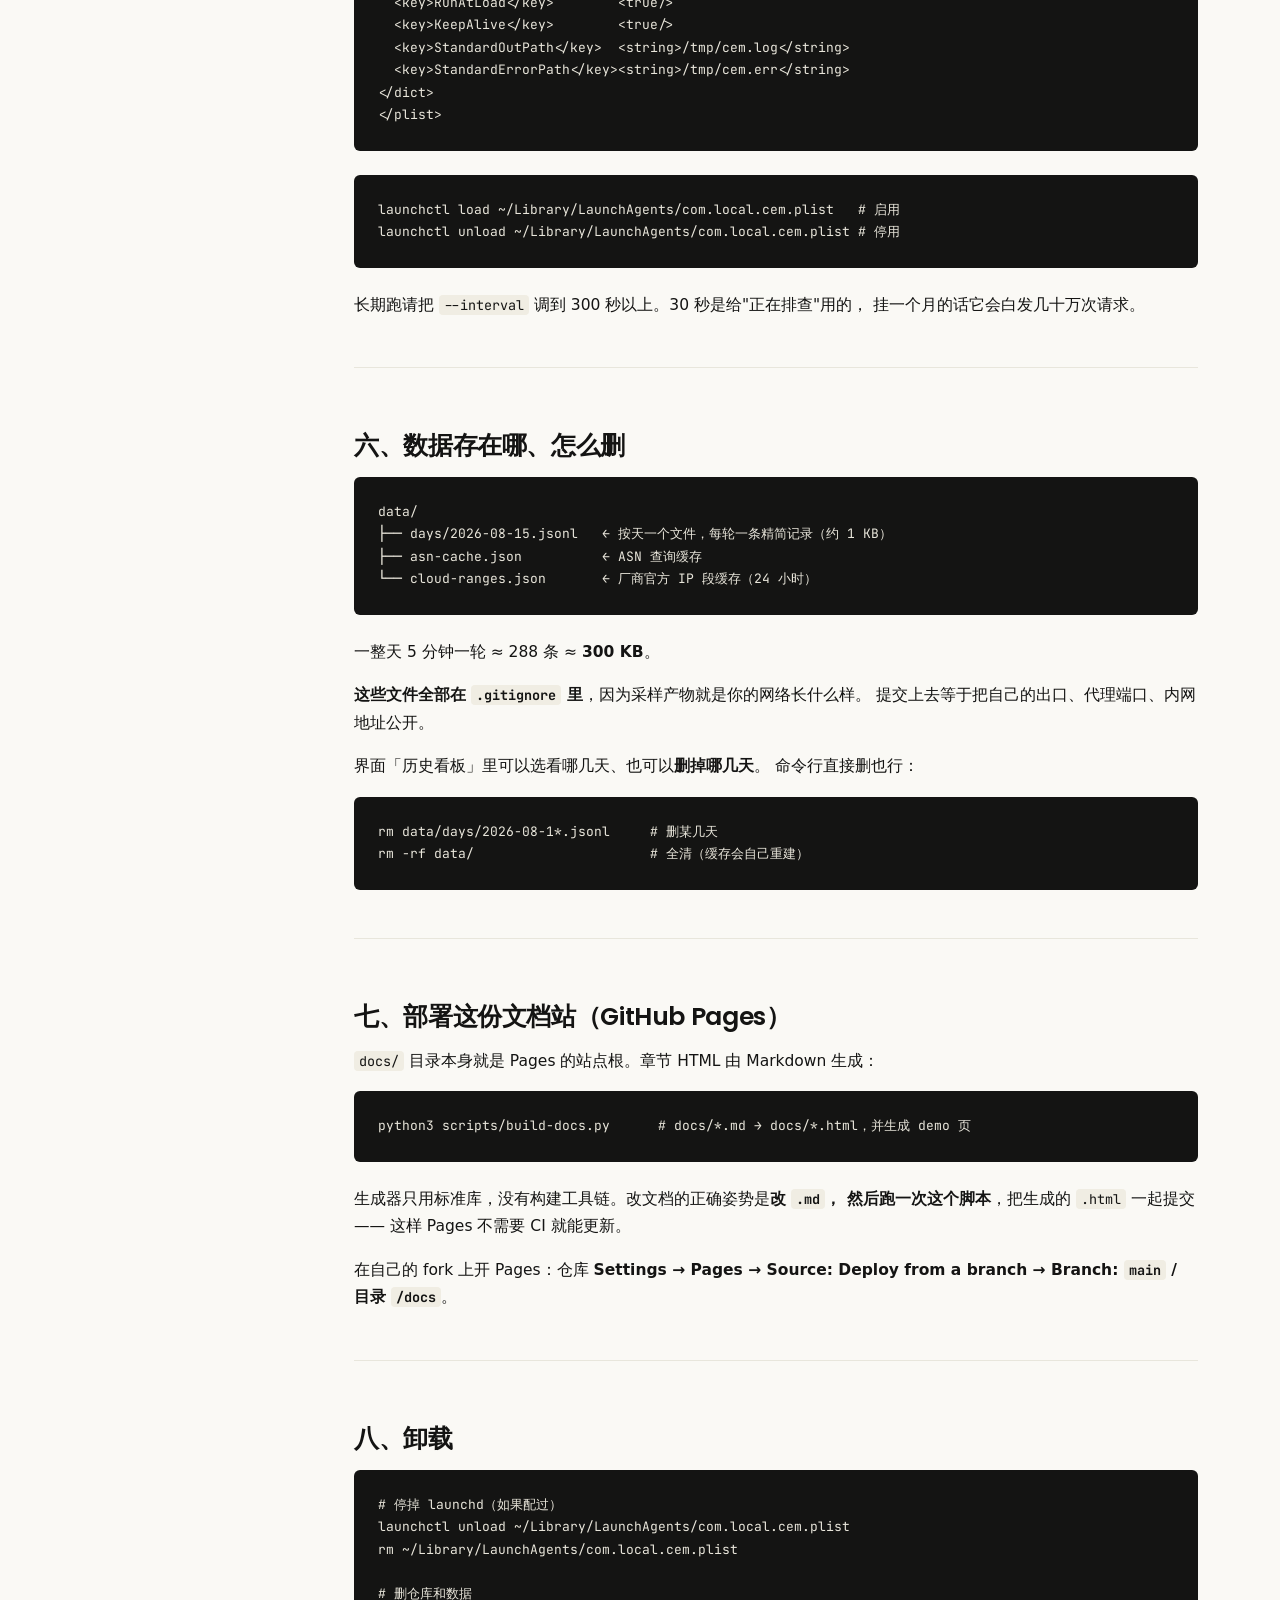
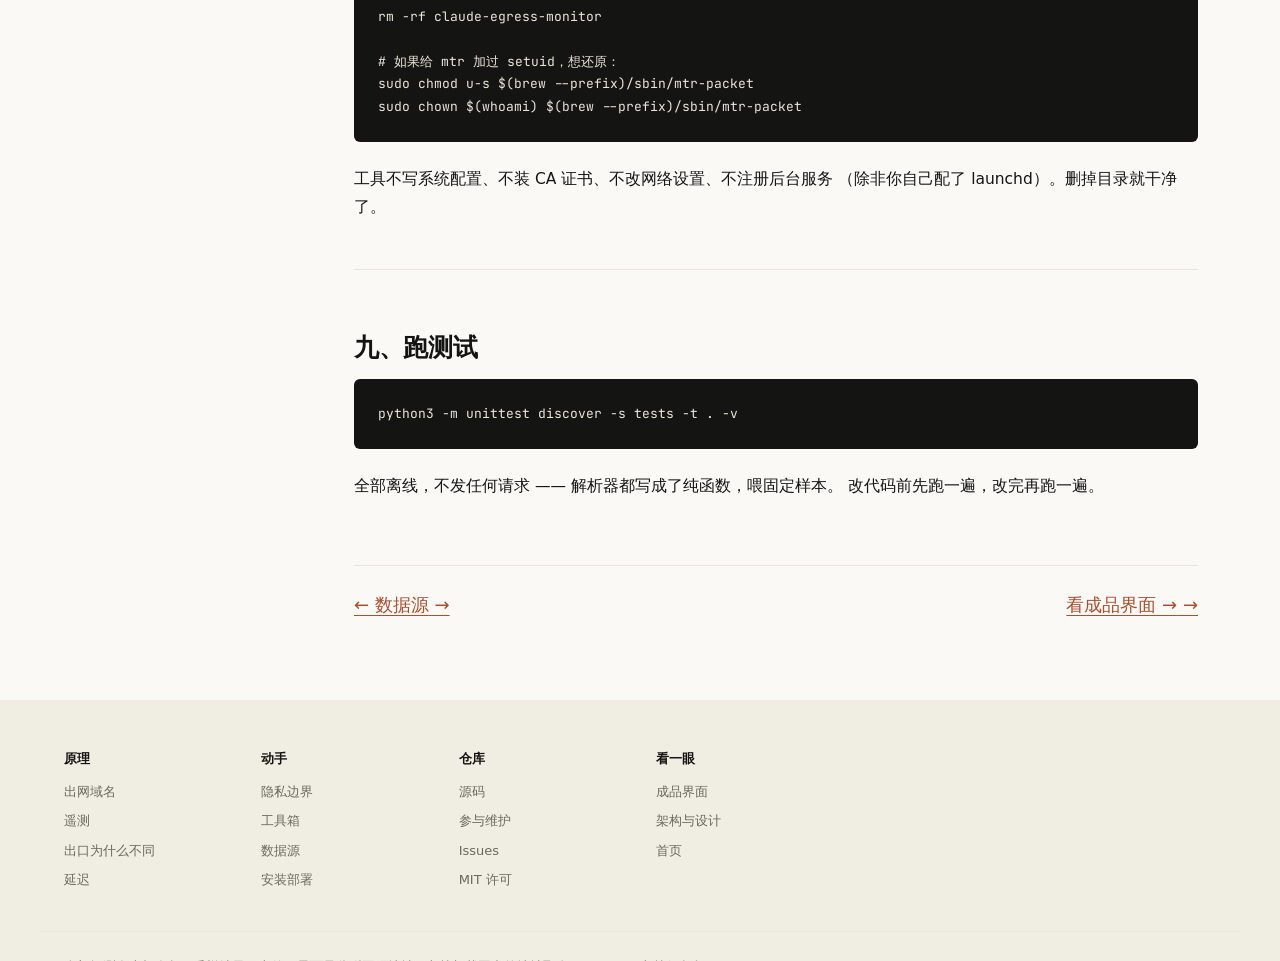
<file: docs/08-deploy.html>
<!doctype html>
<html lang="zh-CN" data-lang="zh">
<head>
<meta charset="utf-8">
<meta name="viewport" content="width=device-width, initial-scale=1">
<title>安装、使用、长期运行 — claude-egress-monitor</title>
<meta name="description" content="从 git clone 到&quot;挂着跑一个月&quot;的完整流程。">
<link rel="stylesheet" href="assets/fonts.css">
<link rel="stylesheet" href="assets/anthropic.css">
<link rel="stylesheet" href="assets/docs.css">
</head>
<body>
<nav class="anth-nav"><div class="anth-nav-inner">
  <a class="brand" href="index.html">claude-egress-monitor</a>
  <div class="nav-links"><a href="01-endpoints.html">出网域名</a><a href="02-telemetry.html">遥测</a><a href="03-routing.html">出口为什么不同</a><a href="04-latency.html">延迟</a><a href="05-privacy.html">隐私边界</a><a href="06-toolbox.html">工具箱</a><a href="07-datasources.html">数据源</a><a href="08-deploy.html">安装部署</a></div>
  <div class="nav-side">
    <a href="demo.html">Demo</a>
    <a class="anth-button" href="https://github.com/TbusOS/claude-egress-monitor" target="_blank" rel="noopener">GitHub</a>
  </div>
</div></nav>
<main class="chapter">
  <div class="chapter__inner">
    <aside class="chapter__toc">
      <span class="chapter__toc-label">本页</span>
      <a href="#一依赖">一、依赖</a><a href="#二装">二、装</a><a href="#三命令">三、命令</a><a href="#四网页界面">四、网页界面</a><a href="#五长期挂着跑">五、长期挂着跑</a><a href="#六数据存在哪怎么删">六、数据存在哪、怎么删</a><a href="#七部署这份文档站github-pages">七、部署这份文档站（GitHub Pages）</a><a href="#八卸载">八、卸载</a><a href="#九跑测试">九、跑测试</a>
    </aside>
    <article class="chapter__body">
      <span class="anth-badge">第 8 章 · 安装部署</span>
      <h1 id="安装使用长期运行">安装、使用、长期运行</h1>
<p>从 <code>git clone</code> 到&quot;挂着跑一个月&quot;的完整流程。</p>
<hr class="anth-divider">
<h2 id="一依赖">一、依赖</h2>
<div class="table-wrap"><table class="anth-table">
<thead><tr><th>项</th><th>要求</th><th>说明</th></tr></thead>
<tbody>
<tr><td>Python</td><td><strong>3.9+</strong></td><td>只用标准库，不装任何包</td></tr>
<tr><td>系统</td><td>macOS</td><td>进程与代理检测依赖 <code>ps</code> / <code>lsof</code> / <code>scutil</code></td></tr>
<tr><td>root</td><td><strong>不需要</strong></td><td>全程以普通用户运行</td></tr>
<tr><td>网络</td><td>出网</td><td>探测本身就是它的工作</td></tr>
</tbody></table></div>
<p>Linux 上核心探测（出口 IP、延迟、DNS 对账、遥测字段）可以跑， 但&quot;读系统代理&quot;和&quot;列进程连接&quot;两块依赖 macOS 的命令，会降级。 移植的入口在 <code>cem/paths.py</code> 和 <code>cem/sockets.py</code>，欢迎提 PR。</p>
<hr class="anth-divider">
<h2 id="二装">二、装</h2>
<pre><code class="language-bash">git clone https://github.com/TbusOS/claude-egress-monitor.git
cd claude-egress-monitor

python3 -m cem doctor     # 先看清本机三个入口各走哪条路（不发探测）</code></pre>
<p><code>doctor</code> 不联网，它只读本机配置。看到三条路径都被识别出来，就说明装好了。</p>
<h3 id="可选装-mtr-拿路径质量">可选：装 mtr 拿路径质量</h3>
<pre><code class="language-bash">bash scripts/install-deps.sh</code></pre>
<p>这个脚本只做一件事：用 Homebrew 装 <code>mtr</code>，然后告诉你怎么给它权限。 它<strong>不会</strong>自己改系统文件权限 —— 那个决定应该由你自己做。</p>
<p><code>mtr</code> 要发 ICMP 探测包，需要 raw socket，也就是需要 root。两种解法：</p>
<pre><code class="language-bash"># A. 每次手动跑时加 sudo（不改任何系统状态）
sudo mtr --json -n -c 5 -- claude.ai

# B. 给辅助程序 setuid，之后普通用户可直接跑（改了系统文件权限，自己权衡）
sudo chown root $(brew --prefix)/sbin/mtr-packet
sudo chmod u+s $(brew --prefix)/sbin/mtr-packet</code></pre>
<p>本工具默认按普通用户调用 —— <strong>一个监控工具不该要求你用 sudo 跑它自己</strong>。 没给权限时路径质量面板显示&quot;未安装/无权限&quot;并给出上面这两条命令， 其余功能完全不受影响。</p>
<p>装好之后，界面「路径质量」那一屏有两个入口：</p>
<ul><li><strong>全部测一遍</strong> —— 把所有 Claude 域名加对照组跑一遍，约一到两分钟。 跑的时候按钮上有 <code>N/M</code> 进度，结果一条一条出。</li><li><strong>自动探测</strong>（默认关闭）—— 打开之后按 1 / 5 / 15 分钟自己跑。 它有自己的开关和间隔，不跟着主监控走：主采样一轮几百毫秒， 而一遍 mtr 要一两分钟，混在一起会让&quot;每 30 秒一轮&quot;变成谎话。</li></ul>
<p>两个地方会<strong>拒测并说明原因</strong>，而不是给一个假数字：</p>
<ul><li>目标解析到 <strong>fake-ip 占位地址</strong>时。硬测会得到一跳、零点几毫秒的漂亮结果， 那是本机分流器自己应答的，和 Claude 无关。</li><li>终点<strong>一个 ICMP 回包都没有</strong>时，报&quot;量不出丢包率&quot;而不是&quot;丢包 100%&quot;。</li></ul>
<p>另外，<strong>解析到同一个地址的域名只测一次</strong>（并列出共用它的那些域名）—— 七个域名指向同一套 Anycast 前端时，测七遍不会多出任何信息。</p>
<hr class="anth-divider">
<h2 id="三命令">三、命令</h2>
<div class="table-wrap"><table class="anth-table">
<thead><tr><th>命令</th><th>做什么</th><th>联网</th></tr></thead>
<tbody>
<tr><td><code>python3 -m cem doctor</code></td><td>看清本机三个入口各走哪条路</td><td>否</td></tr>
<tr><td><code>python3 -m cem probe</code></td><td>立刻采一轮，打印在终端</td><td>是</td></tr>
<tr><td><code>python3 -m cem probe --json</code></td><td>同上，输出 JSON</td><td>是</td></tr>
<tr><td><code>python3 -m cem endpoints</code></td><td>打印 Claude 会连的域名清单 + 取证来源</td><td>否</td></tr>
<tr><td><code>python3 -m cem telemetry</code></td><td>静态提取遥测字段</td><td>否</td></tr>
<tr><td><code>python3 -m cem serve</code></td><td>起网页界面</td><td>按需</td></tr>
</tbody></table></div>
<p>常用参数：</p>
<pre><code class="language-bash">python3 -m cem probe --all            # 把可选项全打开（含厂商 IP 段、RDAP）
python3 -m cem probe --no-telemetry   # 跳过遥测目的地探测
python3 -m cem probe --no-sockets     # 不列本机连接
python3 -m cem probe --path-quality   # 顺带跑 mtr（慢，要装 mtr）
python3 -m cem telemetry --all-events # 打印全部事件名而不是前几十个</code></pre>
<hr class="anth-divider">
<h2 id="四网页界面">四、网页界面</h2>
<pre><code class="language-bash">python3 -m cem serve --open</code></pre>
<p>打开 <a href="http://127.0.0.1:8787/">http://127.0.0.1:8787/</a>。<strong>监控默认是关的</strong> —— 一个监控网络流量的工具，不该在你没同意之前就开始发请求。 在页面右上角的开关打开它，采样间隔可选 10 秒 / 30 秒 / 5 分钟。</p>
<div class="table-wrap"><table class="anth-table">
<thead><tr><th>参数</th><th>默认</th><th>说明</th></tr></thead>
<tbody>
<tr><td><code>--host</code></td><td><code>127.0.0.1</code></td><td><strong>只监听回环地址</strong></td></tr>
<tr><td><code>--port</code></td><td><code>8787</code></td><td></td></tr>
<tr><td><code>--interval</code></td><td><code>30</code></td><td>采样间隔（秒）</td></tr>
<tr><td><code>--start</code></td><td>关</td><td>起来就开始采（无人值守时用）</td></tr>
<tr><td><code>--archive</code></td><td><code>./data/days</code></td><td>按天归档目录</td></tr>
<tr><td><code>--no-archive</code></td><td>—</td><td>完全不落盘</td></tr>
<tr><td><code>--demo</code></td><td>关</td><td>注入虚构数据，一个探测都不发</td></tr>
<tr><td><code>--open</code></td><td>关</td><td>顺手打开浏览器</td></tr>
</tbody></table></div>
<h3 id="不要把它暴露到局域网">不要把它暴露到局域网</h3>
<p>界面上有出口 IP、代理端口、本机连接列表和进程名 —— <strong>这些合起来就是&quot;你的网络长什么样&quot;</strong>。默认只监听回环地址是刻意的。</p>
<p>真要在另一台机器上看，用 SSH 转发，别改 <code>--host</code>：</p>
<pre><code class="language-bash">ssh -N -L 8787:127.0.0.1:8787 你的用户名@那台机器
# 然后在本地浏览器打开 http://127.0.0.1:8787/</code></pre>
<h3 id="只想看界面长什么样">只想看界面长什么样</h3>
<pre><code class="language-bash">python3 -m cem serve --demo --open</code></pre>
<p>演示模式注入一轮完全虚构的采样，地址取自 RFC 5737 文档保留段 （<code>192.0.2.0/24</code>、<code>198.51.100.0/24</code>、<code>203.0.113.0/24</code>）， 一个探测都不发。界面上会显式标出&quot;演示数据&quot;。</p>
<hr class="anth-divider">
<h2 id="五长期挂着跑">五、长期挂着跑</h2>
<h3 id="方式一tmux最简单">方式一：tmux（最简单）</h3>
<pre><code class="language-bash">tmux new -s cem
python3 -m cem serve --start --interval 300
# Ctrl-b d 退出，随时 tmux attach -t cem 回来</code></pre>
<h3 id="方式二launchd开机自启macos-原生">方式二：launchd（开机自启，macOS 原生）</h3>
<p>写 <code>~/Library/LaunchAgents/com.local.cem.plist</code>：</p>
<pre><code class="language-xml">&lt;?xml version=&quot;1.0&quot; encoding=&quot;UTF-8&quot;?&gt;
&lt;!DOCTYPE plist PUBLIC &quot;-//Apple//DTD PLIST 1.0//EN&quot;
  &quot;http://www.apple.com/DTDs/PropertyList-1.0.dtd&quot;&gt;
&lt;plist version=&quot;1.0&quot;&gt;
&lt;dict&gt;
  &lt;key&gt;Label&lt;/key&gt;            &lt;string&gt;com.local.cem&lt;/string&gt;
  &lt;key&gt;ProgramArguments&lt;/key&gt;
  &lt;array&gt;
    &lt;string&gt;/usr/bin/python3&lt;/string&gt;
    &lt;string&gt;-m&lt;/string&gt;&lt;string&gt;cem&lt;/string&gt;
    &lt;string&gt;serve&lt;/string&gt;
    &lt;string&gt;--start&lt;/string&gt;
    &lt;string&gt;--interval&lt;/string&gt;&lt;string&gt;300&lt;/string&gt;
  &lt;/array&gt;
  &lt;key&gt;WorkingDirectory&lt;/key&gt; &lt;string&gt;/绝对路径/claude-egress-monitor&lt;/string&gt;
  &lt;key&gt;RunAtLoad&lt;/key&gt;        &lt;true/&gt;
  &lt;key&gt;KeepAlive&lt;/key&gt;        &lt;true/&gt;
  &lt;key&gt;StandardOutPath&lt;/key&gt;  &lt;string&gt;/tmp/cem.log&lt;/string&gt;
  &lt;key&gt;StandardErrorPath&lt;/key&gt;&lt;string&gt;/tmp/cem.err&lt;/string&gt;
&lt;/dict&gt;
&lt;/plist&gt;</code></pre>
<pre><code class="language-bash">launchctl load ~/Library/LaunchAgents/com.local.cem.plist   # 启用
launchctl unload ~/Library/LaunchAgents/com.local.cem.plist # 停用</code></pre>
<p>长期跑请把 <code>--interval</code> 调到 300 秒以上。30 秒是给&quot;正在排查&quot;用的， 挂一个月的话它会白发几十万次请求。</p>
<hr class="anth-divider">
<h2 id="六数据存在哪怎么删">六、数据存在哪、怎么删</h2>
<pre><code>data/
├── days/2026-08-15.jsonl   ← 按天一个文件，每轮一条精简记录（约 1 KB）
├── asn-cache.json          ← ASN 查询缓存
└── cloud-ranges.json       ← 厂商官方 IP 段缓存（24 小时）</code></pre>
<p>一整天 5 分钟一轮 ≈ 288 条 ≈ <strong>300 KB</strong>。</p>
<p><strong>这些文件全部在 <code>.gitignore</code> 里</strong>，因为采样产物就是你的网络长什么样。 提交上去等于把自己的出口、代理端口、内网地址公开。</p>
<p>界面「历史看板」里可以选看哪几天、也可以<strong>删掉哪几天</strong>。 命令行直接删也行：</p>
<pre><code class="language-bash">rm data/days/2026-08-1*.jsonl     # 删某几天
rm -rf data/                      # 全清（缓存会自己重建）</code></pre>
<hr class="anth-divider">
<h2 id="七部署这份文档站github-pages">七、部署这份文档站（GitHub Pages）</h2>
<p><code>docs/</code> 目录本身就是 Pages 的站点根。章节 HTML 由 Markdown 生成：</p>
<pre><code class="language-bash">python3 scripts/build-docs.py      # docs/*.md → docs/*.html，并生成 demo 页</code></pre>
<p>生成器只用标准库，没有构建工具链。改文档的正确姿势是<strong>改 <code>.md</code>， 然后跑一次这个脚本</strong>，把生成的 <code>.html</code> 一起提交 —— 这样 Pages 不需要 CI 就能更新。</p>
<p>在自己的 fork 上开 Pages：仓库 <strong>Settings → Pages → Source: Deploy from a branch → Branch: <code>main</code> / 目录 <code>/docs</code></strong>。</p>
<hr class="anth-divider">
<h2 id="八卸载">八、卸载</h2>
<pre><code class="language-bash"># 停掉 launchd（如果配过）
launchctl unload ~/Library/LaunchAgents/com.local.cem.plist
rm ~/Library/LaunchAgents/com.local.cem.plist

# 删仓库和数据
rm -rf claude-egress-monitor

# 如果给 mtr 加过 setuid，想还原：
sudo chmod u-s $(brew --prefix)/sbin/mtr-packet
sudo chown $(whoami) $(brew --prefix)/sbin/mtr-packet</code></pre>
<p>工具不写系统配置、不装 CA 证书、不改网络设置、不注册后台服务 （除非你自己配了 launchd）。删掉目录就干净了。</p>
<hr class="anth-divider">
<h2 id="九跑测试">九、跑测试</h2>
<pre><code class="language-bash">python3 -m unittest discover -s tests -t . -v</code></pre>
<p>全部离线，不发任何请求 —— 解析器都写成了纯函数，喂固定样本。 改代码前先跑一遍，改完再跑一遍。</p>
      <div class="chapter__nav"><a class="anth-link" href="07-datasources.html">← 数据源</a><a class="anth-link" href="demo.html">看成品界面 →</a></div>
    </article>
  </div>
</main>
<footer class="anth-footer">
  <div class="anth-footer-grid">
    <div class="anth-footer-group"><h5>原理</h5><a href="01-endpoints.html">出网域名</a><a href="02-telemetry.html">遥测</a><a href="03-routing.html">出口为什么不同</a><a href="04-latency.html">延迟</a></div>
    <div class="anth-footer-group"><h5>动手</h5><a href="05-privacy.html">隐私边界</a><a href="06-toolbox.html">工具箱</a><a href="07-datasources.html">数据源</a><a href="08-deploy.html">安装部署</a></div>
    <div class="anth-footer-group"><h5>仓库</h5>
      <a href="https://github.com/TbusOS/claude-egress-monitor" target="_blank" rel="noopener">源码</a>
      <a href="https://github.com/TbusOS/claude-egress-monitor/blob/main/CONTRIBUTING.md" target="_blank" rel="noopener">参与维护</a>
      <a href="https://github.com/TbusOS/claude-egress-monitor/issues" target="_blank" rel="noopener">Issues</a>
      <a href="https://github.com/TbusOS/claude-egress-monitor/blob/main/LICENSE" target="_blank" rel="noopener">MIT 许可</a>
    </div>
    <div class="anth-footer-group"><h5>看一眼</h5>
      <a href="demo.html">成品界面</a>
      <a href="architecture.html">架构与设计</a>
      <a href="index.html">首页</a>
    </div>
  </div>
  <div class="anth-footer-legal">
    全部探测在本机发起 · 采样结果不上传 · 界面只监听回环地址 ·
    文档与截图中的地址取自 RFC 5737 文档保留段
  </div>
</footer>
</body>
</html>
</file>
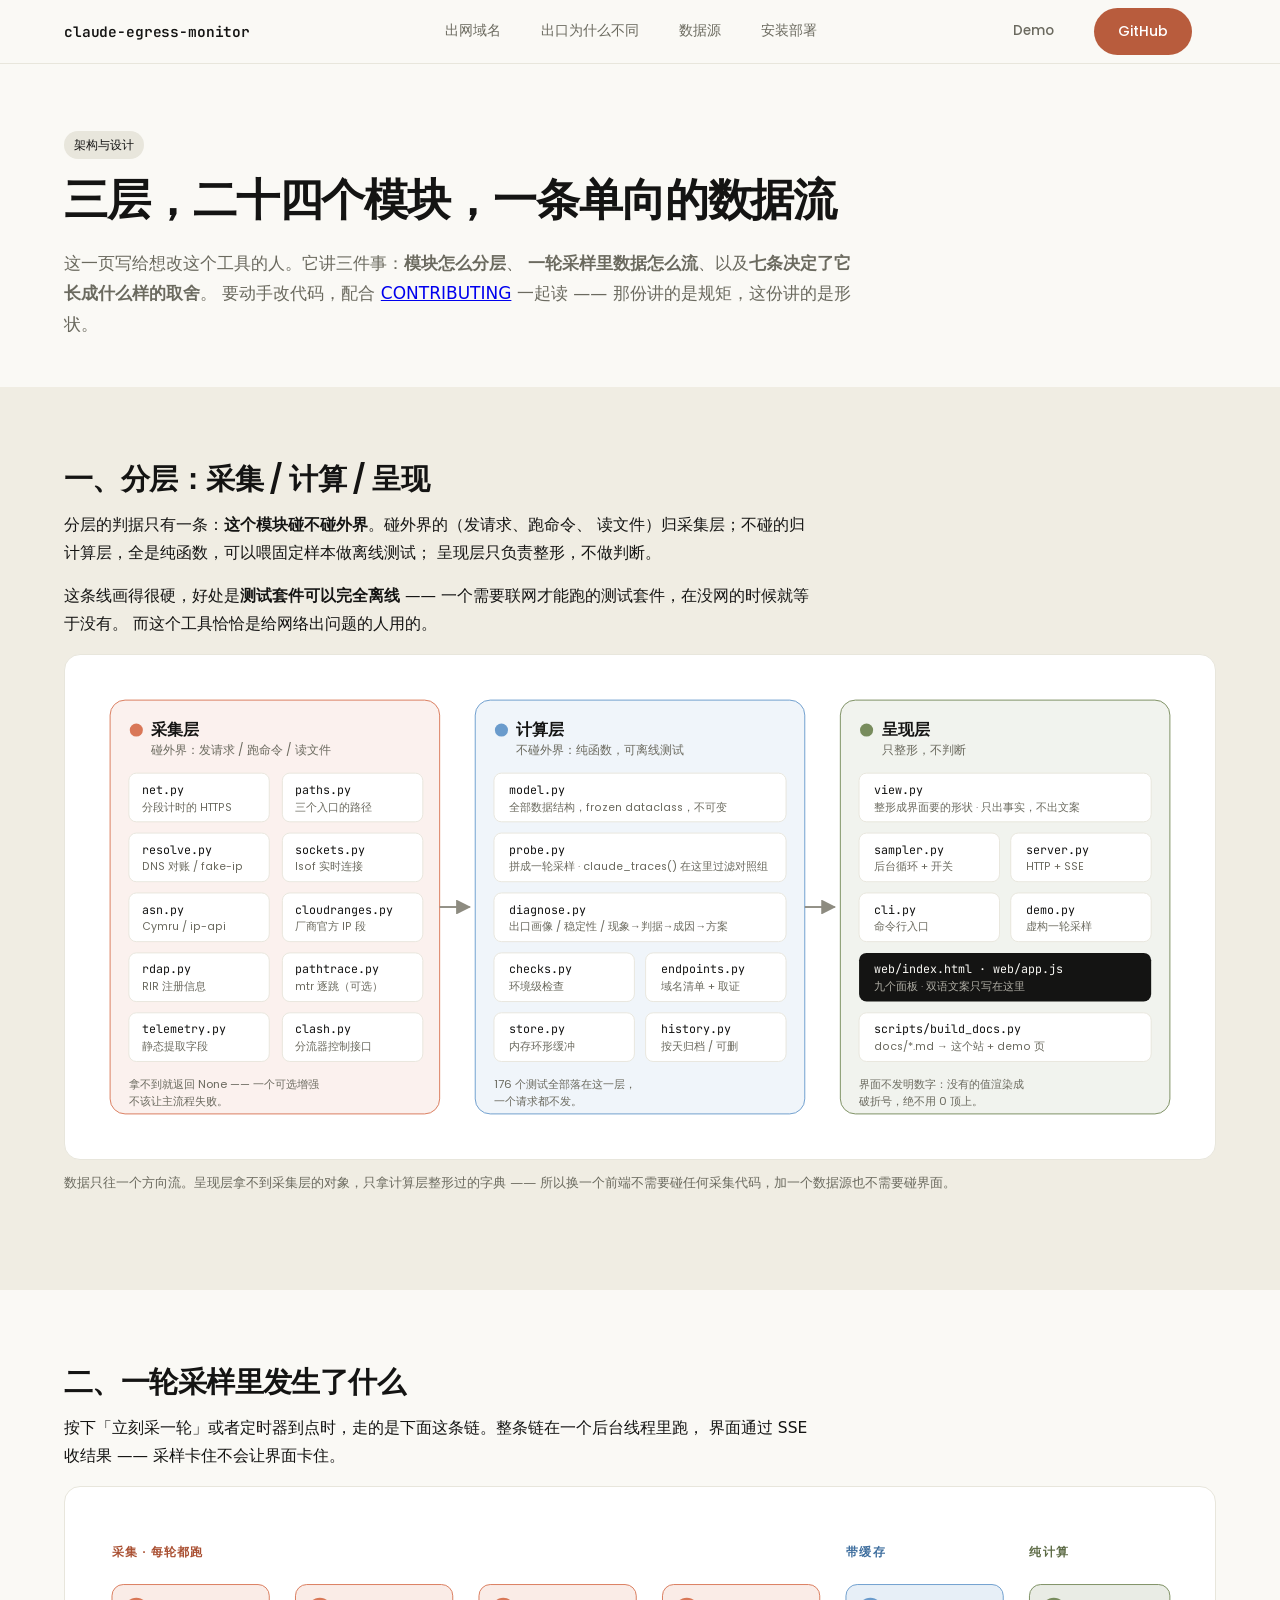
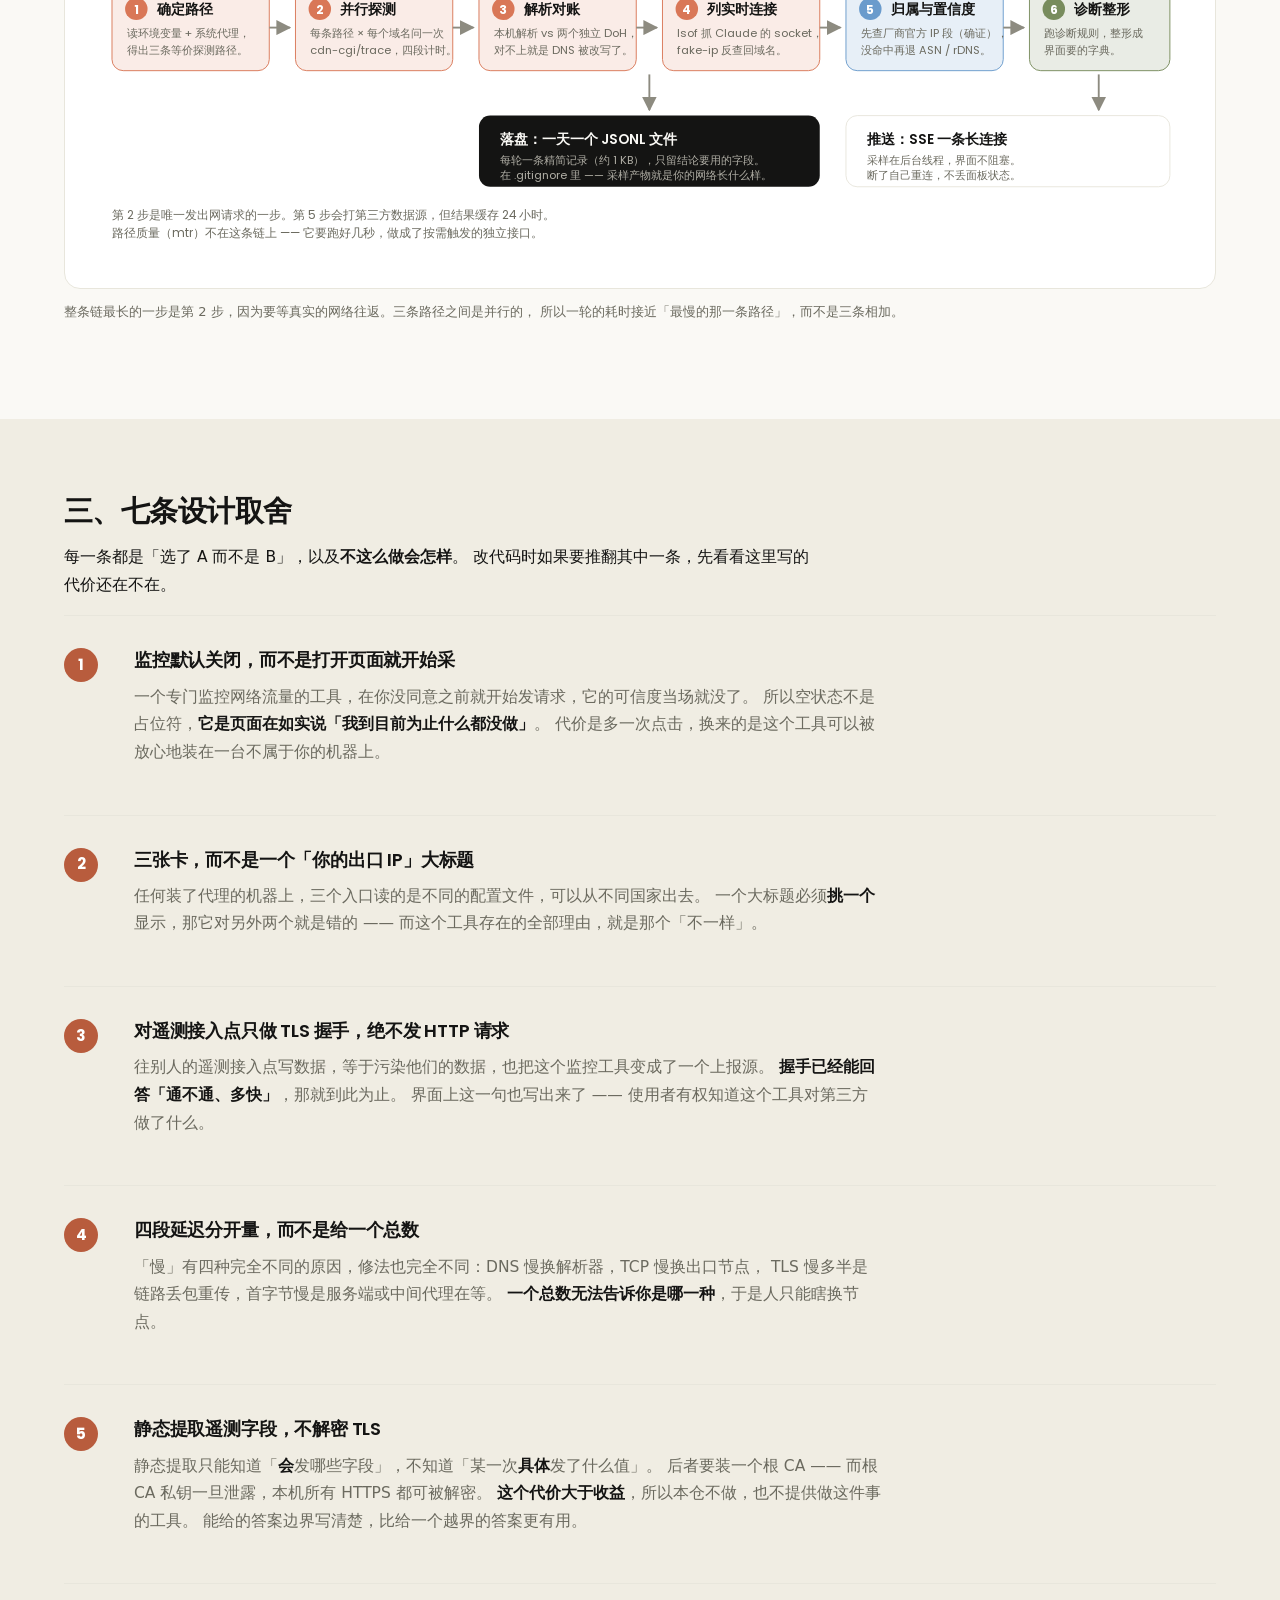
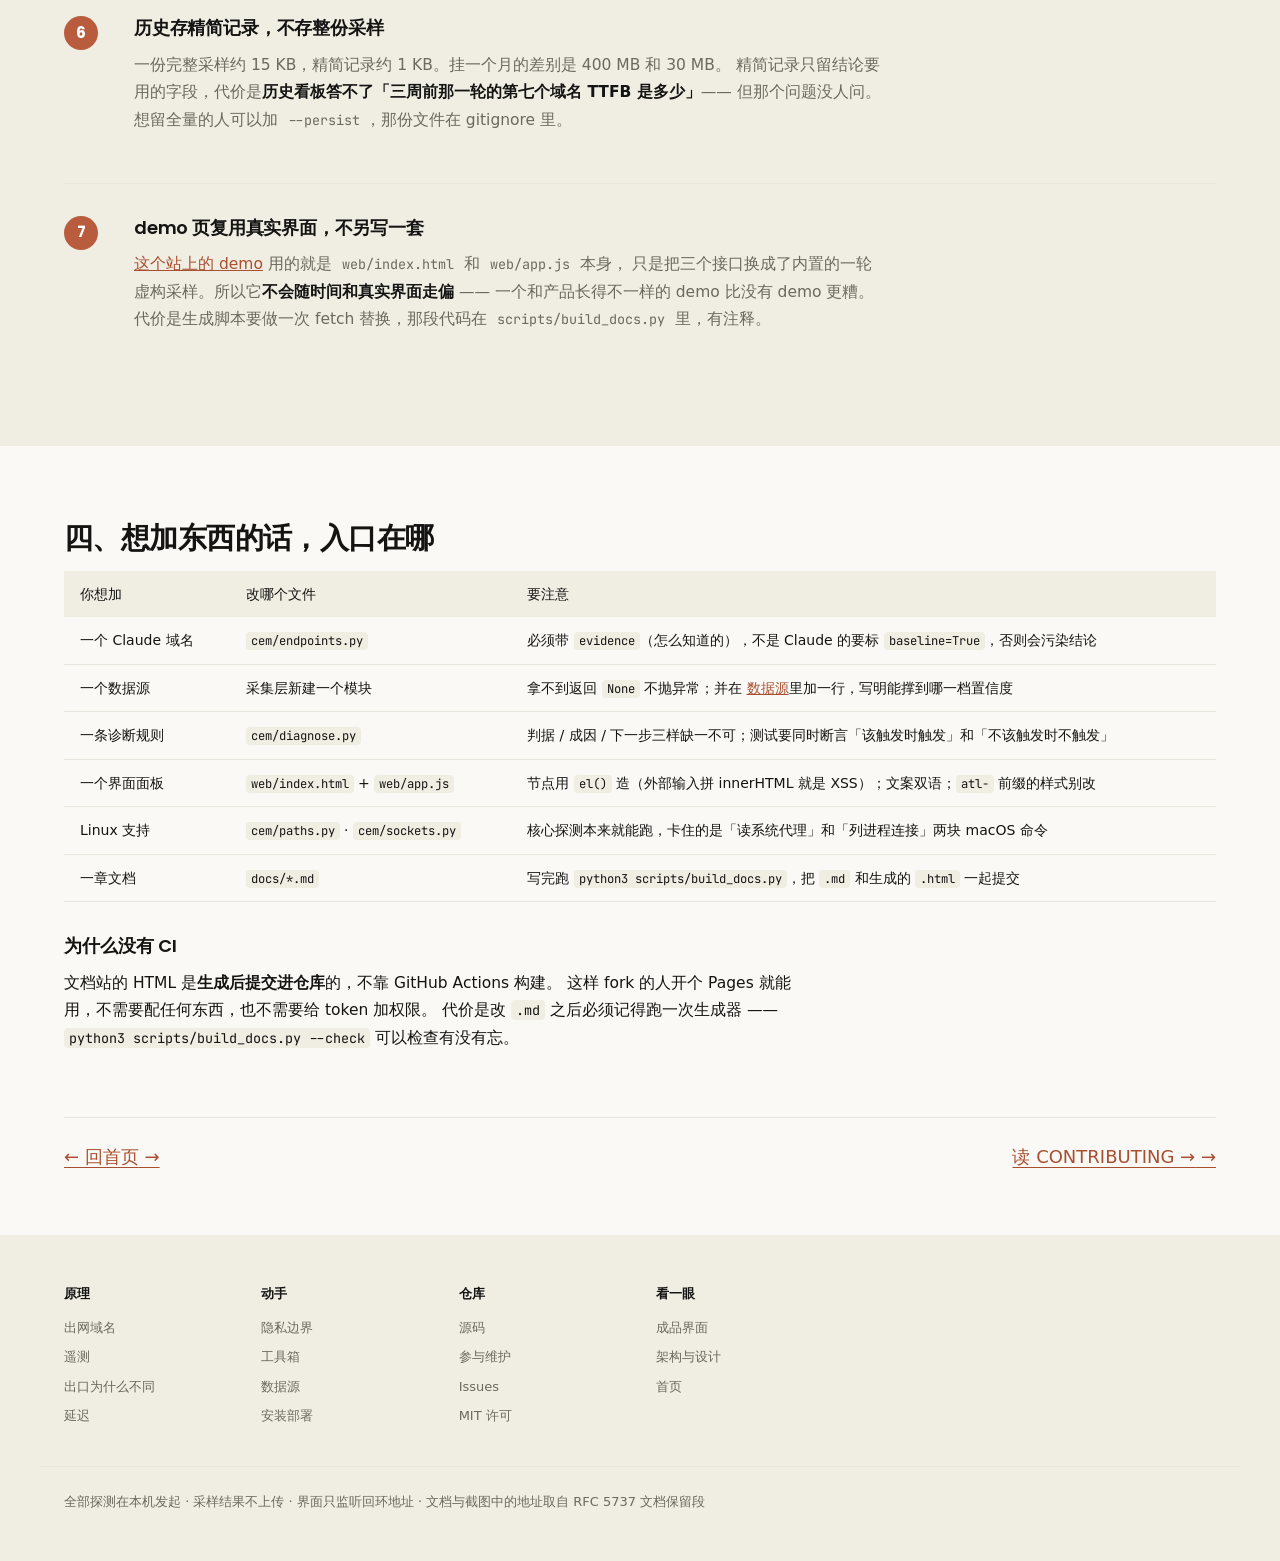
<file: docs/architecture.html>
<!doctype html>
<html lang="zh-CN" data-lang="zh">
<head>
<meta charset="utf-8">
<meta name="viewport" content="width=device-width, initial-scale=1">
<title>架构与设计 — claude-egress-monitor</title>
<meta name="description" content="claude-egress-monitor 的模块分层、一轮采样的数据流，以及七条决定了这个工具长成什么样的设计取舍。">
<link rel="stylesheet" href="assets/fonts.css">
<link rel="stylesheet" href="assets/anthropic.css">
<link rel="stylesheet" href="assets/docs.css">
<style>
  .arch-head { padding: var(--space-8) 0 var(--space-6); }
  .arch-head h1 {
    font-family: var(--font-heading); font-size: 44px; line-height: 1.12;
    font-weight: 600; letter-spacing: -0.025em; margin: var(--space-4) 0 var(--space-5);
  }
  .arch-lead { font-size: 17px; line-height: 1.78; max-width: 74ch; color: var(--anth-text-secondary); }
  .arch-section { padding: var(--space-8) 0; }
  .arch-section h2 {
    font-family: var(--font-heading); font-size: 29px; font-weight: 600;
    letter-spacing: -0.02em; margin: var(--space-3) 0 var(--space-4);
    scroll-margin-top: var(--space-6);
  }
  .arch-section h3 {
    font-family: var(--font-heading); font-size: 18px; font-weight: 600;
    margin: var(--space-6) 0 var(--space-3);
  }
  .arch-section p { font-size: 15.5px; line-height: 1.78; max-width: 76ch; margin: 0 0 var(--space-4); }
  .arch-section li { font-size: 15.5px; line-height: 1.75; margin-bottom: 7px; }
  .arch-section ul { padding-left: 1.35em; margin: 0 0 var(--space-4); }
  .arch-section a { color: var(--anth-orange-ink); }
  .arch-section code {
    font-family: var(--font-mono); font-size: 0.87em;
    background: var(--anth-bg-subtle); border-radius: 4px; padding: 1px 5px;
  }
  .arch-section table { font-size: 14px; }
  .arch-section th, .arch-section td { vertical-align: top; line-height: 1.6; }

  /* 设计决策：编号 + 选了什么 + 为什么。三段结构固定，读者可以跳着看。 */
  .decision {
    display: grid; grid-template-columns: 46px minmax(0, 1fr);
    gap: var(--space-5); padding: var(--space-6) 0;
    border-top: 1px solid var(--anth-light-gray);
  }
  .decision__num {
    font-family: var(--font-heading); font-size: 15px; font-weight: 700;
    color: #fff; background: var(--anth-cta); width: 34px; height: 34px;
    border-radius: 50%; display: flex; align-items: center; justify-content: center;
  }
  .decision__title {
    font-family: var(--font-heading); font-size: 19px; font-weight: 600;
    letter-spacing: -0.01em; margin: 2px 0 var(--space-3);
  }
  .decision__why { color: var(--anth-text-secondary); }
  .decision__why strong { color: var(--anth-text); }

  @media (max-width: 900px) {
    .arch-head h1 { font-size: 32px; }
    .decision { grid-template-columns: minmax(0, 1fr); gap: var(--space-3); }
  }
</style>
</head>
<body>

<nav class="anth-nav"><div class="anth-nav-inner">
  <a class="brand" href="index.html">claude-egress-monitor</a>
  <div class="nav-links">
    <a href="01-endpoints.html">出网域名</a>
    <a href="03-routing.html">出口为什么不同</a>
    <a href="07-datasources.html">数据源</a>
    <a href="08-deploy.html">安装部署</a>
  </div>
  <div class="nav-side">
    <a href="demo.html">Demo</a>
    <a class="anth-button" href="https://github.com/TbusOS/claude-egress-monitor" target="_blank" rel="noopener">GitHub</a>
  </div>
</div></nav>

<header class="arch-head">
  <div class="anth-container anth-container--wide">
    <span class="anth-badge">架构与设计</span>
    <h1>三层，二十四个模块，一条单向的数据流</h1>
    <p class="arch-lead">
      这一页写给想改这个工具的人。它讲三件事：<strong>模块怎么分层</strong>、
      <strong>一轮采样里数据怎么流</strong>、以及<strong>七条决定了它长成什么样的取舍</strong>。
      要动手改代码，配合 <a href="https://github.com/TbusOS/claude-egress-monitor/blob/main/CONTRIBUTING.md">CONTRIBUTING</a>
      一起读 —— 那份讲的是规矩，这份讲的是形状。
    </p>
  </div>
</header>

<!-- ═══════════════════════ 分层 ═══════════════════════ -->
<section class="arch-section anth-section--subtle">
  <div class="anth-container anth-container--wide">
    <h2 id="layers">一、分层：采集 / 计算 / 呈现</h2>
    <p>
      分层的判据只有一条：<strong>这个模块碰不碰外界</strong>。碰外界的（发请求、跑命令、
      读文件）归采集层；不碰的归计算层，全是纯函数，可以喂固定样本做离线测试；
      呈现层只负责整形，不做判断。
    </p>
    <p>
      这条线画得很硬，好处是<strong>测试套件可以完全离线</strong> ——
      一个需要联网才能跑的测试套件，在没网的时候就等于没有。
      而这个工具恰恰是给网络出问题的人用的。
    </p>

    <figure>
      <div class="diagram-frame">
        <svg viewBox="0 0 1160 470" width="1160" role="img"
             aria-label="三层架构：采集层十个模块、计算层七个模块、呈现层六个模块，数据单向流动">
          <defs>
            <marker id="a2" viewBox="0 0 10 10" refX="9" refY="5"
                    markerWidth="8" markerHeight="8" orient="auto-start-reverse">
              <path d="M0 0 L10 5 L0 10 z" fill="#8d8b80"/>
            </marker>
          </defs>

          <!-- ── 采集层 ── -->
          <rect x="14" y="14" width="352" height="442" rx="16"
                fill="rgba(217,119,87,0.10)" stroke="#d97757"/>
          <circle cx="42" cy="46" r="7" fill="#d97757"/>
          <text x="58" y="51" font-family="Poppins, sans-serif" font-size="17" font-weight="600" fill="#141413">采集层</text>
          <text x="58" y="72" font-family="Poppins, sans-serif" font-size="12.5" fill="#6b6a5f">碰外界：发请求 / 跑命令 / 读文件</text>

          <rect x="34" y="92"  width="150" height="52" rx="8" fill="#fff" stroke="#e8e6dc"/>
          <text x="48" y="114" font-family="JetBrains Mono, monospace" font-size="12.5" fill="#141413">net.py</text>
          <text x="48" y="132" font-family="Poppins, sans-serif" font-size="11.5" fill="#6b6a5f">分段计时的 HTTPS</text>

          <rect x="198" y="92"  width="150" height="52" rx="8" fill="#fff" stroke="#e8e6dc"/>
          <text x="212" y="114" font-family="JetBrains Mono, monospace" font-size="12.5" fill="#141413">paths.py</text>
          <text x="212" y="132" font-family="Poppins, sans-serif" font-size="11.5" fill="#6b6a5f">三个入口的路径</text>

          <rect x="34" y="156" width="150" height="52" rx="8" fill="#fff" stroke="#e8e6dc"/>
          <text x="48" y="178" font-family="JetBrains Mono, monospace" font-size="12.5" fill="#141413">resolve.py</text>
          <text x="48" y="196" font-family="Poppins, sans-serif" font-size="11.5" fill="#6b6a5f">DNS 对账 / fake-ip</text>

          <rect x="198" y="156" width="150" height="52" rx="8" fill="#fff" stroke="#e8e6dc"/>
          <text x="212" y="178" font-family="JetBrains Mono, monospace" font-size="12.5" fill="#141413">sockets.py</text>
          <text x="212" y="196" font-family="Poppins, sans-serif" font-size="11.5" fill="#6b6a5f">lsof 实时连接</text>

          <rect x="34" y="220" width="150" height="52" rx="8" fill="#fff" stroke="#e8e6dc"/>
          <text x="48" y="242" font-family="JetBrains Mono, monospace" font-size="12.5" fill="#141413">asn.py</text>
          <text x="48" y="260" font-family="Poppins, sans-serif" font-size="11.5" fill="#6b6a5f">Cymru / ip-api</text>

          <rect x="198" y="220" width="150" height="52" rx="8" fill="#fff" stroke="#e8e6dc"/>
          <text x="212" y="242" font-family="JetBrains Mono, monospace" font-size="12.5" fill="#141413">cloudranges.py</text>
          <text x="212" y="260" font-family="Poppins, sans-serif" font-size="11.5" fill="#6b6a5f">厂商官方 IP 段</text>

          <rect x="34" y="284" width="150" height="52" rx="8" fill="#fff" stroke="#e8e6dc"/>
          <text x="48" y="306" font-family="JetBrains Mono, monospace" font-size="12.5" fill="#141413">rdap.py</text>
          <text x="48" y="324" font-family="Poppins, sans-serif" font-size="11.5" fill="#6b6a5f">RIR 注册信息</text>

          <rect x="198" y="284" width="150" height="52" rx="8" fill="#fff" stroke="#e8e6dc"/>
          <text x="212" y="306" font-family="JetBrains Mono, monospace" font-size="12.5" fill="#141413">pathtrace.py</text>
          <text x="212" y="324" font-family="Poppins, sans-serif" font-size="11.5" fill="#6b6a5f">mtr 逐跳（可选）</text>

          <rect x="34" y="348" width="150" height="52" rx="8" fill="#fff" stroke="#e8e6dc"/>
          <text x="48" y="370" font-family="JetBrains Mono, monospace" font-size="12.5" fill="#141413">telemetry.py</text>
          <text x="48" y="388" font-family="Poppins, sans-serif" font-size="11.5" fill="#6b6a5f">静态提取字段</text>

          <rect x="198" y="348" width="150" height="52" rx="8" fill="#fff" stroke="#e8e6dc"/>
          <text x="212" y="370" font-family="JetBrains Mono, monospace" font-size="12.5" fill="#141413">clash.py</text>
          <text x="212" y="388" font-family="Poppins, sans-serif" font-size="11.5" fill="#6b6a5f">分流器控制接口</text>

          <text x="34" y="428" font-family="Poppins, sans-serif" font-size="12" fill="#6b6a5f">拿不到就返回 None —— 一个可选增强</text>
          <text x="34" y="446" font-family="Poppins, sans-serif" font-size="12" fill="#6b6a5f">不该让主流程失败。</text>

          <!-- ── 计算层 ── -->
          <rect x="404" y="14" width="352" height="442" rx="16"
                fill="rgba(106,155,204,0.10)" stroke="#6a9bcc"/>
          <circle cx="432" cy="46" r="7" fill="#6a9bcc"/>
          <text x="448" y="51" font-family="Poppins, sans-serif" font-size="17" font-weight="600" fill="#141413">计算层</text>
          <text x="448" y="72" font-family="Poppins, sans-serif" font-size="12.5" fill="#6b6a5f">不碰外界：纯函数，可离线测试</text>

          <rect x="424" y="92" width="312" height="52" rx="8" fill="#fff" stroke="#e8e6dc"/>
          <text x="440" y="114" font-family="JetBrains Mono, monospace" font-size="12.5" fill="#141413">model.py</text>
          <text x="440" y="132" font-family="Poppins, sans-serif" font-size="11.5" fill="#6b6a5f">全部数据结构，frozen dataclass，不可变</text>

          <rect x="424" y="156" width="312" height="52" rx="8" fill="#fff" stroke="#e8e6dc"/>
          <text x="440" y="178" font-family="JetBrains Mono, monospace" font-size="12.5" fill="#141413">probe.py</text>
          <text x="440" y="196" font-family="Poppins, sans-serif" font-size="11.5" fill="#6b6a5f">拼成一轮采样 · claude_traces() 在这里过滤对照组</text>

          <rect x="424" y="220" width="312" height="52" rx="8" fill="#fff" stroke="#e8e6dc"/>
          <text x="440" y="242" font-family="JetBrains Mono, monospace" font-size="12.5" fill="#141413">diagnose.py</text>
          <text x="440" y="260" font-family="Poppins, sans-serif" font-size="11.5" fill="#6b6a5f">出口画像 / 稳定性 / 现象→判据→成因→方案</text>

          <rect x="424" y="284" width="150" height="52" rx="8" fill="#fff" stroke="#e8e6dc"/>
          <text x="440" y="306" font-family="JetBrains Mono, monospace" font-size="12.5" fill="#141413">checks.py</text>
          <text x="440" y="324" font-family="Poppins, sans-serif" font-size="11.5" fill="#6b6a5f">环境级检查</text>

          <rect x="586" y="284" width="150" height="52" rx="8" fill="#fff" stroke="#e8e6dc"/>
          <text x="602" y="306" font-family="JetBrains Mono, monospace" font-size="12.5" fill="#141413">endpoints.py</text>
          <text x="602" y="324" font-family="Poppins, sans-serif" font-size="11.5" fill="#6b6a5f">域名清单 + 取证</text>

          <rect x="424" y="348" width="150" height="52" rx="8" fill="#fff" stroke="#e8e6dc"/>
          <text x="440" y="370" font-family="JetBrains Mono, monospace" font-size="12.5" fill="#141413">store.py</text>
          <text x="440" y="388" font-family="Poppins, sans-serif" font-size="11.5" fill="#6b6a5f">内存环形缓冲</text>

          <rect x="586" y="348" width="150" height="52" rx="8" fill="#fff" stroke="#e8e6dc"/>
          <text x="602" y="370" font-family="JetBrains Mono, monospace" font-size="12.5" fill="#141413">history.py</text>
          <text x="602" y="388" font-family="Poppins, sans-serif" font-size="11.5" fill="#6b6a5f">按天归档 / 可删</text>

          <text x="424" y="428" font-family="Poppins, sans-serif" font-size="12" fill="#6b6a5f">176 个测试全部落在这一层，</text>
          <text x="424" y="446" font-family="Poppins, sans-serif" font-size="12" fill="#6b6a5f">一个请求都不发。</text>

          <!-- ── 呈现层 ── -->
          <rect x="794" y="14" width="352" height="442" rx="16"
                fill="rgba(120,140,93,0.10)" stroke="#788c5d"/>
          <circle cx="822" cy="46" r="7" fill="#788c5d"/>
          <text x="838" y="51" font-family="Poppins, sans-serif" font-size="17" font-weight="600" fill="#141413">呈现层</text>
          <text x="838" y="72" font-family="Poppins, sans-serif" font-size="12.5" fill="#6b6a5f">只整形，不判断</text>

          <rect x="814" y="92" width="312" height="52" rx="8" fill="#fff" stroke="#e8e6dc"/>
          <text x="830" y="114" font-family="JetBrains Mono, monospace" font-size="12.5" fill="#141413">view.py</text>
          <text x="830" y="132" font-family="Poppins, sans-serif" font-size="11.5" fill="#6b6a5f">整形成界面要的形状 · 只出事实，不出文案</text>

          <rect x="814" y="156" width="150" height="52" rx="8" fill="#fff" stroke="#e8e6dc"/>
          <text x="830" y="178" font-family="JetBrains Mono, monospace" font-size="12.5" fill="#141413">sampler.py</text>
          <text x="830" y="196" font-family="Poppins, sans-serif" font-size="11.5" fill="#6b6a5f">后台循环 + 开关</text>

          <rect x="976" y="156" width="150" height="52" rx="8" fill="#fff" stroke="#e8e6dc"/>
          <text x="992" y="178" font-family="JetBrains Mono, monospace" font-size="12.5" fill="#141413">server.py</text>
          <text x="992" y="196" font-family="Poppins, sans-serif" font-size="11.5" fill="#6b6a5f">HTTP + SSE</text>

          <rect x="814" y="220" width="150" height="52" rx="8" fill="#fff" stroke="#e8e6dc"/>
          <text x="830" y="242" font-family="JetBrains Mono, monospace" font-size="12.5" fill="#141413">cli.py</text>
          <text x="830" y="260" font-family="Poppins, sans-serif" font-size="11.5" fill="#6b6a5f">命令行入口</text>

          <rect x="976" y="220" width="150" height="52" rx="8" fill="#fff" stroke="#e8e6dc"/>
          <text x="992" y="242" font-family="JetBrains Mono, monospace" font-size="12.5" fill="#141413">demo.py</text>
          <text x="992" y="260" font-family="Poppins, sans-serif" font-size="11.5" fill="#6b6a5f">虚构一轮采样</text>

          <rect x="814" y="284" width="312" height="52" rx="8" fill="#141413"/>
          <text x="830" y="306" font-family="JetBrains Mono, monospace" font-size="12.5" fill="#faf9f5">web/index.html · web/app.js</text>
          <text x="830" y="324" font-family="Poppins, sans-serif" font-size="11.5" fill="#b0aea5">九个面板 · 双语文案只写在这里</text>

          <rect x="814" y="348" width="312" height="52" rx="8" fill="#fff" stroke="#e8e6dc"/>
          <text x="830" y="370" font-family="JetBrains Mono, monospace" font-size="12.5" fill="#141413">scripts/build_docs.py</text>
          <text x="830" y="388" font-family="Poppins, sans-serif" font-size="11.5" fill="#6b6a5f">docs/*.md → 这个站 + demo 页</text>

          <text x="814" y="428" font-family="Poppins, sans-serif" font-size="12" fill="#6b6a5f">界面不发明数字：没有的值渲染成</text>
          <text x="814" y="446" font-family="Poppins, sans-serif" font-size="12" fill="#6b6a5f">破折号，绝不用 0 顶上。</text>

          <!-- 层间箭头 -->
          <line x1="366" y1="235" x2="398" y2="235" stroke="#8d8b80" stroke-width="2" marker-end="url(#a2)"/>
          <line x1="756" y1="235" x2="788" y2="235" stroke="#8d8b80" stroke-width="2" marker-end="url(#a2)"/>
        </svg>
      </div>
      <figcaption>
        数据只往一个方向流。呈现层拿不到采集层的对象，只拿计算层整形过的字典 ——
        所以换一个前端不需要碰任何采集代码，加一个数据源也不需要碰界面。
      </figcaption>
    </figure>
  </div>
</section>

<!-- ═══════════════════════ 一轮采样 ═══════════════════════ -->
<section class="arch-section">
  <div class="anth-container anth-container--wide">
    <h2 id="round">二、一轮采样里发生了什么</h2>
    <p>
      按下「立刻采一轮」或者定时器到点时，走的是下面这条链。整条链在一个后台线程里跑，
      界面通过 SSE 收结果 —— 采样卡住不会让界面卡住。
    </p>

    <figure>
      <div class="diagram-frame">
        <svg viewBox="0 0 1160 360" width="1160" role="img"
             aria-label="一轮采样的六个步骤：确定路径、并行探测、解析对账、列连接、归属查询、诊断整形">
          <defs>
            <marker id="a3" viewBox="0 0 10 10" refX="9" refY="5"
                    markerWidth="8" markerHeight="8" orient="auto-start-reverse">
              <path d="M0 0 L10 5 L0 10 z" fill="#8d8b80"/>
            </marker>
          </defs>

          <!-- 步骤条 -->
          <g font-family="Poppins, sans-serif">
            <rect x="16" y="70" width="168" height="92" rx="12" fill="rgba(217,119,87,0.14)" stroke="#d97757"/>
            <circle cx="42" cy="96" r="12" fill="#d97757"/>
            <text x="42" y="101" font-size="13" font-weight="700" fill="#fff" text-anchor="middle">1</text>
            <text x="64" y="101" font-size="14.5" font-weight="600" fill="#141413">确定路径</text>
            <text x="32" y="126" font-size="12" fill="#6b6a5f">读环境变量 + 系统代理，</text>
            <text x="32" y="144" font-size="12" fill="#6b6a5f">得出三条等价探测路径。</text>

            <rect x="212" y="70" width="168" height="92" rx="12" fill="rgba(217,119,87,0.14)" stroke="#d97757"/>
            <circle cx="238" cy="96" r="12" fill="#d97757"/>
            <text x="238" y="101" font-size="13" font-weight="700" fill="#fff" text-anchor="middle">2</text>
            <text x="260" y="101" font-size="14.5" font-weight="600" fill="#141413">并行探测</text>
            <text x="228" y="126" font-size="12" fill="#6b6a5f">每条路径 × 每个域名问一次</text>
            <text x="228" y="144" font-size="12" fill="#6b6a5f">cdn-cgi/trace，四段计时。</text>

            <rect x="408" y="70" width="168" height="92" rx="12" fill="rgba(217,119,87,0.14)" stroke="#d97757"/>
            <circle cx="434" cy="96" r="12" fill="#d97757"/>
            <text x="434" y="101" font-size="13" font-weight="700" fill="#fff" text-anchor="middle">3</text>
            <text x="456" y="101" font-size="14.5" font-weight="600" fill="#141413">解析对账</text>
            <text x="424" y="126" font-size="12" fill="#6b6a5f">本机解析 vs 两个独立 DoH，</text>
            <text x="424" y="144" font-size="12" fill="#6b6a5f">对不上就是 DNS 被改写了。</text>

            <rect x="604" y="70" width="168" height="92" rx="12" fill="rgba(217,119,87,0.14)" stroke="#d97757"/>
            <circle cx="630" cy="96" r="12" fill="#d97757"/>
            <text x="630" y="101" font-size="13" font-weight="700" fill="#fff" text-anchor="middle">4</text>
            <text x="652" y="101" font-size="14.5" font-weight="600" fill="#141413">列实时连接</text>
            <text x="620" y="126" font-size="12" fill="#6b6a5f">lsof 抓 Claude 的 socket，</text>
            <text x="620" y="144" font-size="12" fill="#6b6a5f">fake-ip 反查回域名。</text>

            <rect x="800" y="70" width="168" height="92" rx="12" fill="rgba(106,155,204,0.16)" stroke="#6a9bcc"/>
            <circle cx="826" cy="96" r="12" fill="#6a9bcc"/>
            <text x="826" y="101" font-size="13" font-weight="700" fill="#fff" text-anchor="middle">5</text>
            <text x="848" y="101" font-size="14.5" font-weight="600" fill="#141413">归属与置信度</text>
            <text x="816" y="126" font-size="12" fill="#6b6a5f">先查厂商官方 IP 段（确证），</text>
            <text x="816" y="144" font-size="12" fill="#6b6a5f">没命中再退 ASN / rDNS。</text>

            <rect x="996" y="70" width="150" height="92" rx="12" fill="rgba(120,140,93,0.16)" stroke="#788c5d"/>
            <circle cx="1022" cy="96" r="12" fill="#788c5d"/>
            <text x="1022" y="101" font-size="13" font-weight="700" fill="#fff" text-anchor="middle">6</text>
            <text x="1044" y="101" font-size="14.5" font-weight="600" fill="#141413">诊断整形</text>
            <text x="1012" y="126" font-size="12" fill="#6b6a5f">跑诊断规则，整形成</text>
            <text x="1012" y="144" font-size="12" fill="#6b6a5f">界面要的字典。</text>

            <line x1="184" y1="116" x2="206" y2="116" stroke="#8d8b80" stroke-width="2" marker-end="url(#a3)"/>
            <line x1="380" y1="116" x2="402" y2="116" stroke="#8d8b80" stroke-width="2" marker-end="url(#a3)"/>
            <line x1="576" y1="116" x2="598" y2="116" stroke="#8d8b80" stroke-width="2" marker-end="url(#a3)"/>
            <line x1="772" y1="116" x2="794" y2="116" stroke="#8d8b80" stroke-width="2" marker-end="url(#a3)"/>
            <line x1="968" y1="116" x2="990" y2="116" stroke="#8d8b80" stroke-width="2" marker-end="url(#a3)"/>

            <!-- 标注 -->
            <text x="16" y="40" font-size="12.5" font-weight="700" fill="#A94F31" letter-spacing="1.4">采集 · 每轮都跑</text>
            <text x="800" y="40" font-size="12.5" font-weight="700" fill="#3E6E9E" letter-spacing="1.4">带缓存</text>
            <text x="996" y="40" font-size="12.5" font-weight="700" fill="#5d6b46" letter-spacing="1.4">纯计算</text>

            <!-- 落盘 -->
            <rect x="408" y="210" width="364" height="76" rx="12" fill="#141413"/>
            <text x="430" y="240" font-size="14.5" font-weight="600" fill="#faf9f5">落盘：一天一个 JSONL 文件</text>
            <text x="430" y="262" font-size="12" fill="#b0aea5">每轮一条精简记录（约 1 KB），只留结论要用的字段。</text>
            <text x="430" y="278" font-size="12" fill="#b0aea5">在 .gitignore 里 —— 采样产物就是你的网络长什么样。</text>
            <line x1="590" y1="166" x2="590" y2="204" stroke="#8d8b80" stroke-width="2" marker-end="url(#a3)"/>

            <rect x="800" y="210" width="346" height="76" rx="12" fill="#fff" stroke="#e8e6dc"/>
            <text x="822" y="240" font-size="14.5" font-weight="600" fill="#141413">推送：SSE 一条长连接</text>
            <text x="822" y="262" font-size="12" fill="#6b6a5f">采样在后台线程，界面不阻塞。</text>
            <text x="822" y="278" font-size="12" fill="#6b6a5f">断了自己重连，不丢面板状态。</text>
            <line x1="1070" y1="166" x2="1070" y2="204" stroke="#8d8b80" stroke-width="2" marker-end="url(#a3)"/>

            <text x="16" y="320" font-size="12.5" fill="#6b6a5f">第 2 步是唯一发出网请求的一步。第 5 步会打第三方数据源，但结果缓存 24 小时。</text>
            <text x="16" y="340" font-size="12.5" fill="#6b6a5f">路径质量（mtr）不在这条链上 —— 它要跑好几秒，做成了按需触发的独立接口。</text>
          </g>
        </svg>
      </div>
      <figcaption>
        整条链最长的一步是第 2 步，因为要等真实的网络往返。三条路径之间是并行的，
        所以一轮的耗时接近「最慢的那一条路径」，而不是三条相加。
      </figcaption>
    </figure>
  </div>
</section>

<!-- ═══════════════════════ 设计取舍 ═══════════════════════ -->
<section class="arch-section anth-section--subtle">
  <div class="anth-container anth-container--wide">
    <h2 id="decisions">三、七条设计取舍</h2>
    <p>
      每一条都是「选了 A 而不是 B」，以及<strong>不这么做会怎样</strong>。
      改代码时如果要推翻其中一条，先看看这里写的代价还在不在。
    </p>

    <div class="decision">
      <span class="decision__num">1</span>
      <div>
        <h3 class="decision__title" style="margin-top:0;">监控默认关闭，而不是打开页面就开始采</h3>
        <p class="decision__why">
          一个专门监控网络流量的工具，在你没同意之前就开始发请求，它的可信度当场就没了。
          所以空状态不是占位符，<strong>它是页面在如实说「我到目前为止什么都没做」</strong>。
          代价是多一次点击，换来的是这个工具可以被放心地装在一台不属于你的机器上。
        </p>
      </div>
    </div>

    <div class="decision">
      <span class="decision__num">2</span>
      <div>
        <h3 class="decision__title" style="margin-top:0;">三张卡，而不是一个「你的出口 IP」大标题</h3>
        <p class="decision__why">
          任何装了代理的机器上，三个入口读的是不同的配置文件，可以从不同国家出去。
          一个大标题必须<strong>挑一个</strong>显示，那它对另外两个就是错的 ——
          而这个工具存在的全部理由，就是那个「不一样」。
        </p>
      </div>
    </div>

    <div class="decision">
      <span class="decision__num">3</span>
      <div>
        <h3 class="decision__title" style="margin-top:0;">对遥测接入点只做 TLS 握手，绝不发 HTTP 请求</h3>
        <p class="decision__why">
          往别人的遥测接入点写数据，等于污染他们的数据，也把这个监控工具变成了一个上报源。
          <strong>握手已经能回答「通不通、多快」</strong>，那就到此为止。
          界面上这一句也写出来了 —— 使用者有权知道这个工具对第三方做了什么。
        </p>
      </div>
    </div>

    <div class="decision">
      <span class="decision__num">4</span>
      <div>
        <h3 class="decision__title" style="margin-top:0;">四段延迟分开量，而不是给一个总数</h3>
        <p class="decision__why">
          「慢」有四种完全不同的原因，修法也完全不同：DNS 慢换解析器，TCP 慢换出口节点，
          TLS 慢多半是链路丢包重传，首字节慢是服务端或中间代理在等。
          <strong>一个总数无法告诉你是哪一种</strong>，于是人只能瞎换节点。
        </p>
      </div>
    </div>

    <div class="decision">
      <span class="decision__num">5</span>
      <div>
        <h3 class="decision__title" style="margin-top:0;">静态提取遥测字段，不解密 TLS</h3>
        <p class="decision__why">
          静态提取只能知道「<strong>会</strong>发哪些字段」，不知道「某一次<strong>具体</strong>发了什么值」。
          后者要装一个根 CA —— 而根 CA 私钥一旦泄露，本机所有 HTTPS 都可被解密。
          <strong>这个代价大于收益</strong>，所以本仓不做，也不提供做这件事的工具。
          能给的答案边界写清楚，比给一个越界的答案更有用。
        </p>
      </div>
    </div>

    <div class="decision">
      <span class="decision__num">6</span>
      <div>
        <h3 class="decision__title" style="margin-top:0;">历史存精简记录，不存整份采样</h3>
        <p class="decision__why">
          一份完整采样约 15 KB，精简记录约 1 KB。挂一个月的差别是 400 MB 和 30 MB。
          精简记录只留结论要用的字段，代价是<strong>历史看板答不了「三周前那一轮的第七个域名 TTFB 是多少」</strong>——
          但那个问题没人问。想留全量的人可以加 <code>--persist</code>，那份文件在 gitignore 里。
        </p>
      </div>
    </div>

    <div class="decision">
      <span class="decision__num">7</span>
      <div>
        <h3 class="decision__title" style="margin-top:0;">demo 页复用真实界面，不另写一套</h3>
        <p class="decision__why">
          <a href="demo.html">这个站上的 demo</a> 用的就是 <code>web/index.html</code> 和 <code>web/app.js</code> 本身，
          只是把三个接口换成了内置的一轮虚构采样。所以它<strong>不会随时间和真实界面走偏</strong> ——
          一个和产品长得不一样的 demo 比没有 demo 更糟。
          代价是生成脚本要做一次 fetch 替换，那段代码在 <code>scripts/build_docs.py</code> 里，有注释。
        </p>
      </div>
    </div>
  </div>
</section>

<!-- ═══════════════════════ 扩展点 ═══════════════════════ -->
<section class="arch-section">
  <div class="anth-container anth-container--wide">
    <h2 id="extend">四、想加东西的话，入口在哪</h2>

    <div class="table-wrap">
      <table class="anth-table">
        <thead>
          <tr><th>你想加</th><th>改哪个文件</th><th>要注意</th></tr>
        </thead>
        <tbody>
          <tr>
            <td>一个 Claude 域名</td>
            <td><code>cem/endpoints.py</code></td>
            <td>必须带 <code>evidence</code>（怎么知道的），不是 Claude 的要标 <code>baseline=True</code>，否则会污染结论</td>
          </tr>
          <tr>
            <td>一个数据源</td>
            <td>采集层新建一个模块</td>
            <td>拿不到返回 <code>None</code> 不抛异常；并在 <a href="07-datasources.html">数据源</a>里加一行，写明能撑到哪一档置信度</td>
          </tr>
          <tr>
            <td>一条诊断规则</td>
            <td><code>cem/diagnose.py</code></td>
            <td>判据 / 成因 / 下一步三样缺一不可；测试要同时断言「该触发时触发」和「不该触发时不触发」</td>
          </tr>
          <tr>
            <td>一个界面面板</td>
            <td><code>web/index.html</code> + <code>web/app.js</code></td>
            <td>节点用 <code>el()</code> 造（外部输入拼 innerHTML 就是 XSS）；文案双语；<code>atl-</code> 前缀的样式别改</td>
          </tr>
          <tr>
            <td>Linux 支持</td>
            <td><code>cem/paths.py</code> · <code>cem/sockets.py</code></td>
            <td>核心探测本来就能跑，卡住的是「读系统代理」和「列进程连接」两块 macOS 命令</td>
          </tr>
          <tr>
            <td>一章文档</td>
            <td><code>docs/*.md</code></td>
            <td>写完跑 <code>python3 scripts/build_docs.py</code>，把 <code>.md</code> 和生成的 <code>.html</code> 一起提交</td>
          </tr>
        </tbody>
      </table>
    </div>

    <h3>为什么没有 CI</h3>
    <p>
      文档站的 HTML 是<strong>生成后提交进仓库</strong>的，不靠 GitHub Actions 构建。
      这样 fork 的人开个 Pages 就能用，不需要配任何东西，也不需要给 token 加权限。
      代价是改 <code>.md</code> 之后必须记得跑一次生成器 ——
      <code>python3 scripts/build_docs.py --check</code> 可以检查有没有忘。
    </p>

    <div class="chapter__nav" style="margin-top:var(--space-8);">
      <a class="anth-link" href="index.html">← 回首页</a>
      <a class="anth-link" href="https://github.com/TbusOS/claude-egress-monitor/blob/main/CONTRIBUTING.md" target="_blank" rel="noopener">读 CONTRIBUTING →</a>
    </div>
  </div>
</section>

<footer class="anth-footer">
  <div class="anth-footer-grid">
    <div class="anth-footer-group"><h5>原理</h5>
      <a href="01-endpoints.html">出网域名</a><a href="02-telemetry.html">遥测</a>
      <a href="03-routing.html">出口为什么不同</a><a href="04-latency.html">延迟</a>
    </div>
    <div class="anth-footer-group"><h5>动手</h5>
      <a href="05-privacy.html">隐私边界</a><a href="06-toolbox.html">工具箱</a>
      <a href="07-datasources.html">数据源</a><a href="08-deploy.html">安装部署</a>
    </div>
    <div class="anth-footer-group"><h5>仓库</h5>
      <a href="https://github.com/TbusOS/claude-egress-monitor" target="_blank" rel="noopener">源码</a>
      <a href="https://github.com/TbusOS/claude-egress-monitor/blob/main/CONTRIBUTING.md" target="_blank" rel="noopener">参与维护</a>
      <a href="https://github.com/TbusOS/claude-egress-monitor/issues" target="_blank" rel="noopener">Issues</a>
      <a href="https://github.com/TbusOS/claude-egress-monitor/blob/main/LICENSE" target="_blank" rel="noopener">MIT 许可</a>
    </div>
    <div class="anth-footer-group"><h5>看一眼</h5>
      <a href="demo.html">成品界面</a><a href="architecture.html">架构与设计</a><a href="index.html">首页</a>
    </div>
  </div>
  <div class="anth-footer-legal">
    全部探测在本机发起 · 采样结果不上传 · 界面只监听回环地址 ·
    文档与截图中的地址取自 RFC 5737 文档保留段
  </div>
</footer>

<!-- design-review:self-diff v1
Skill: anthropic
Page-type: feature-deep
Created: 2026-08-15

Decisions (6):
1. [layer-boundary-is-one-question] chose "the layer split is drawn on 'does this module touch the outside world' alone" over "split by feature area (egress / telemetry / latency)". Because: the boundary has to be mechanically checkable for the test suite to stay fully offline, and 'touches the network' is checkable while 'is about egress' is a judgement call that drifts.
2. [module-boxes-carry-filenames-not-concepts] chose "every box in the architecture diagram is a real filename in JetBrains Mono" over "conceptual box labels". Because: this page exists so someone can change the code — a box called 'Resolution subsystem' costs the reader one more lookup, while `resolve.py` is where they type next.
3. [round-diagram-marks-the-one-networked-step] chose "annotate which of the six steps actually leaves the machine" over "a uniform six-step flow". Because: the single most common question about a monitoring tool is what it sends and when. Answering it inside the flow diagram is stronger than a privacy paragraph elsewhere.
4. [decisions-state-the-cost] chose "each of the seven decisions names what it gives up" over "listing the benefits". Because: a maintainer proposing to reverse one of these needs to know the price that was paid, and a benefit-only list reads as marketing rather than an engineering record.
5. [extension-table-over-prose] chose "a three-column table of want / file / gotcha" over "a prose walkthrough per extension point". Because: this is lookup content, read by someone who already knows what they want to add — the gotcha column is the only part they cannot get from reading the source.
6. [monolingual-with-the-gap-named-on-the-home-page] chose "this page is Chinese only" over "bilingual". Because: machine-translating a design record produces text that reads plausible and is subtly wrong about intent, which is worse than an honest scope statement — the home page names the gap and invites translation PRs.

Known trade-offs:
- Two diagrams sit above 1100px wide, so on narrow screens they scroll horizontally inside their frame rather than reflowing. Shrinking the labels to fit was the alternative and would have made both unreadable.
- The module count in the prose ("二十四个模块") is written by hand and will drift if modules are added; the diagram is the source of truth and the number is deliberately approximate in the heading rather than repeated in the body.
- Fonts load from Google Fonts — one request to a third party on a site about outbound traffic. The page renders on the fallback stack if blocked.
/design-review:self-diff -->

</body>
</html>
</file>
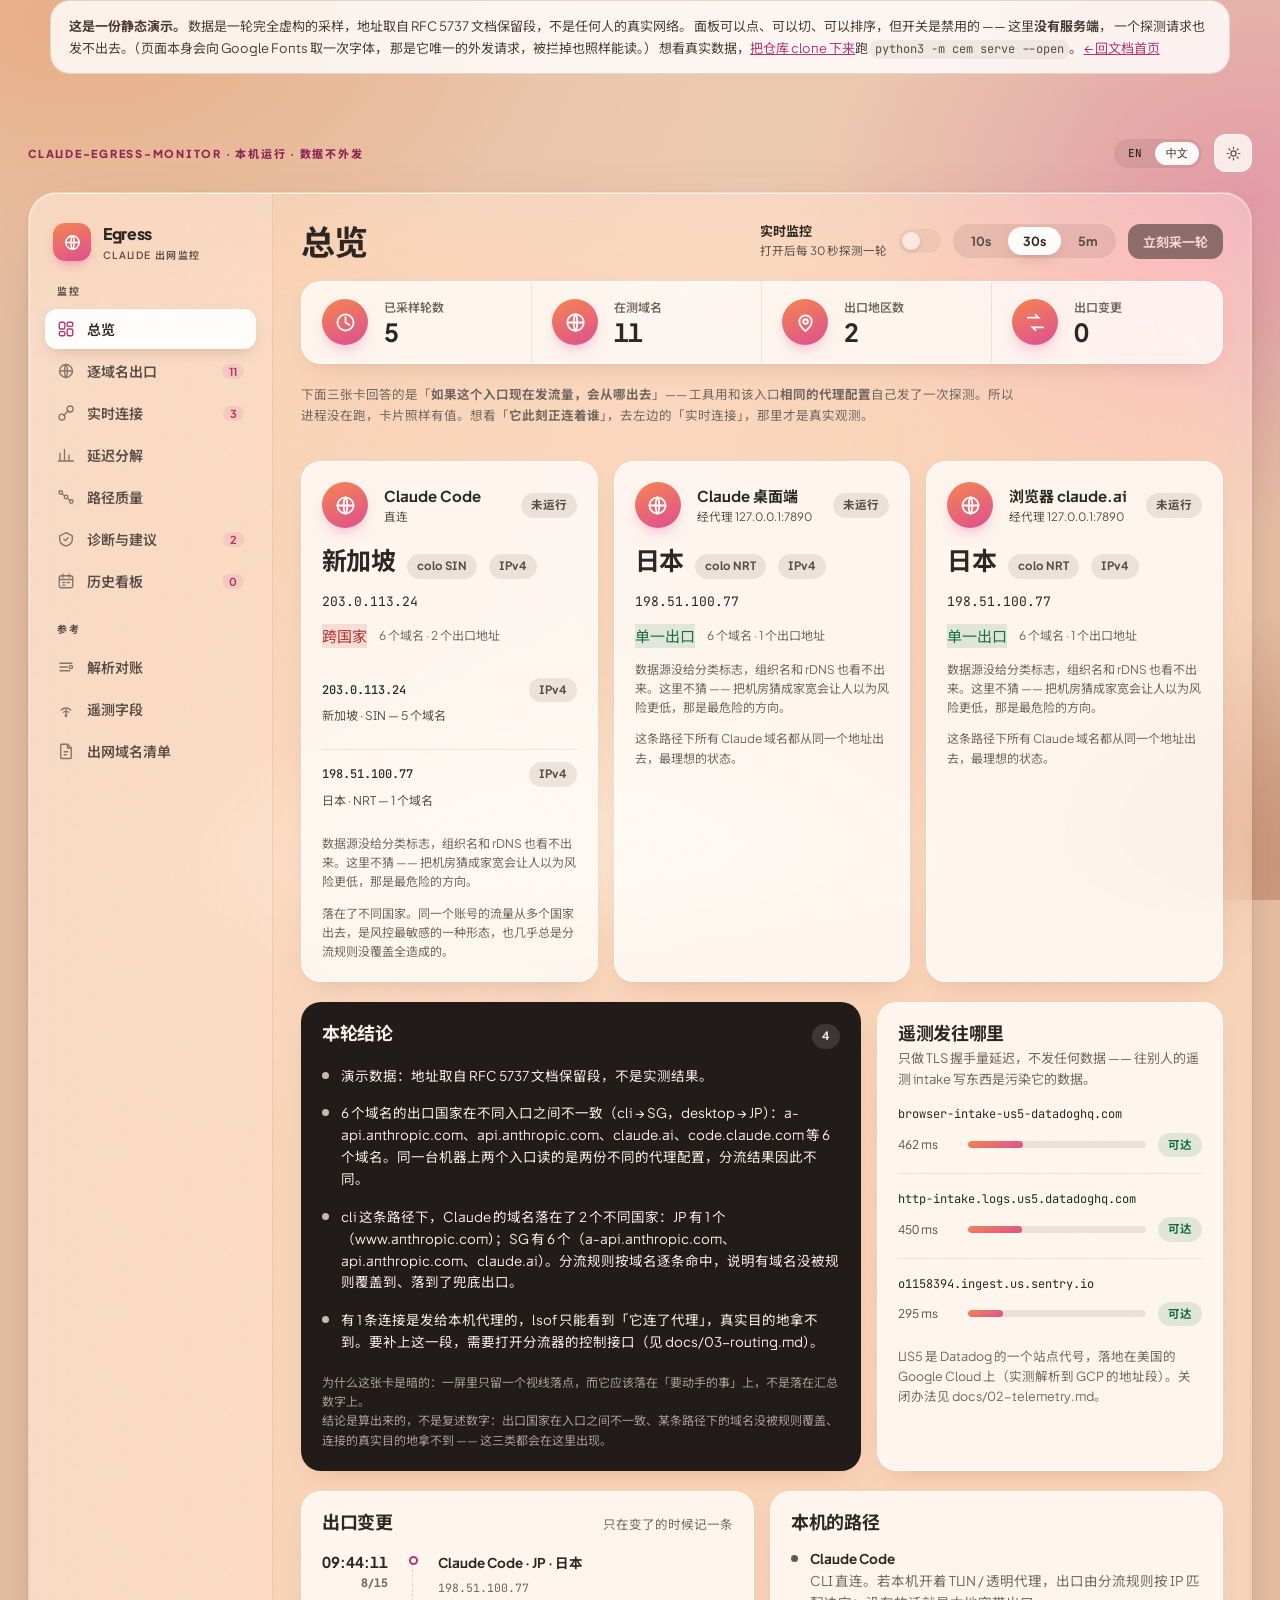
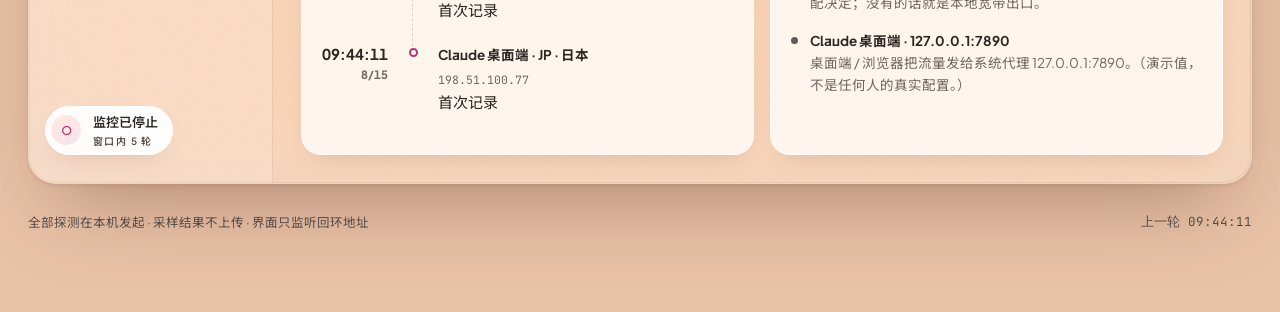
<file: docs/demo.html>
<!doctype html>
<html lang="zh" data-lang="zh" data-theme="light">
<head>
<meta charset="utf-8">
<meta name="viewport" content="width=device-width, initial-scale=1">
<title>Claude 出网监控台</title>
<meta name="description" content="看清 Claude Code、桌面端、网页三个入口各自的出口 IP、落地地区、遥测目的地和访问延迟。本机运行，数据不外发。">
<!-- 相对路径：这个页面既要能被本机服务器按 http 提供，也要能直接用
     file:// 打开做静态检查。绝对路径在 file:// 下会解析到文件系统根。 -->
<link rel="stylesheet" href="assets/atelier-fonts.css">
<link rel="stylesheet" href="assets/atelier.css">
<style>
  html[data-lang="en"] .lang-zh { display: none !important; }
  html[data-lang="zh"] .lang-en { display: none !important; }

  /* 页面局部样式一律用无前缀 class —— 结构闸只校验 atl-* 是否有定义。 */
  .page-head {
    display: flex; align-items: center; justify-content: space-between;
    gap: var(--space-4); flex-wrap: wrap; margin-bottom: var(--space-5);
  }
  .head-tools { display: flex; align-items: center; gap: var(--space-3); }

  .monitor-switch { display: flex; align-items: center; gap: var(--space-3); }
  .monitor-switch__text { display: block; }
  .monitor-switch__label {
    display: block; font-size: 13px; font-weight: 700; color: var(--atl-ink);
  }
  .monitor-switch__hint {
    display: block; font-size: 11.5px; color: var(--atl-ink-2);
  }

  .surface-card { display: flex; flex-direction: column; gap: var(--space-3); }
  .surface-card__head { display: flex; align-items: center; gap: var(--space-4); }
  .surface-card__name { display: block; font-size: 15px; font-weight: 700; }
  .surface-card__route { display: block; font-size: 11.5px; color: var(--atl-ink-2); }
  .surface-card__ip {
    display: block; font-family: var(--font-mono); font-size: 13px;
    font-variant-numeric: tabular-nums; word-break: break-all; line-height: 1.5;
  }
  .surface-card__geo {
    display: flex; align-items: baseline; gap: var(--space-3); flex-wrap: wrap;
  }
  .surface-card__country {
    font-size: 25px; font-weight: 700; letter-spacing: -0.025em;
  }

  .chart-body { display: grid; grid-template-columns: 48px minmax(0, 1fr); gap: var(--space-3); }
  .phase-row { display: grid; grid-template-columns: 96px minmax(0, 1fr); gap: var(--space-4); align-items: center; }
  .phase-row + .phase-row { margin-top: var(--space-3); }
  /* 遥测行做成两行：主机名独占一行，进度条和判定在下一行。
     早先是左右并排，`browser-intake-us5-datadoghq.com` 被折成
     "browser-intake-us5-d / atadoghq.com" —— 主机名断在单词中间就读不出来了。 */
  .tele-row { display: block; }
  .tele-row + .tele-row {
    margin-top: var(--space-4); padding-top: var(--space-4);
    border-top: 1px solid var(--atl-line);
  }
  .tele-row__host {
    display: block; font-family: var(--font-mono); font-size: 12px;
    overflow-wrap: anywhere;
  }
  .tele-row__bottom {
    display: flex; align-items: center; gap: var(--space-3); margin-top: 8px;
  }
  .tele-row__meta {
    font-size: 12px; color: var(--atl-ink-2);
    font-variant-numeric: tabular-nums; flex: none; min-width: 58px;
  }

  /* 结论卡比它旁边那张矮，栅格会把它拉到等高，底部空出一大块。
     把脚注推到底：留白要填信息，不填装饰。 */
  .findings { display: flex; flex-direction: column; }
  .findings__foot { margin-top: auto; padding-top: var(--space-5); }

  .note-item { display: flex; gap: var(--space-3); }
  .note-item + .note-item { margin-top: var(--space-4); }
  .note-item__dot {
    width: 7px; height: 7px; border-radius: 50%; background: currentColor;
    display: block; flex: none; margin-top: 7px; opacity: 0.75;
  }
  .note-item__text { display: block; font-size: 13.5px; line-height: 1.62; }

  .inv-card { display: flex; gap: var(--space-4); align-items: flex-start; }
  .inv-card__text { display: block; min-width: 0; }
  .inv-card__host {
    display: block; font-family: var(--font-mono); font-size: 12.5px;
    font-weight: 500; word-break: break-all;
  }
  .inv-card__why { display: block; font-size: 12.5px; color: var(--atl-ink-2); margin-top: 6px; line-height: 1.6; }
  .inv-card__tags { display: flex; gap: 6px; flex-wrap: wrap; margin-top: 8px; }

  .empty {
    padding: var(--space-6) 0; text-align: center;
  }
  .empty__title { display: block; font-size: 14.5px; font-weight: 700; }
  .empty__hint {
    display: block; font-size: 13px; color: var(--atl-ink-2);
    margin-top: 8px; line-height: 1.6;
  }

  .wrap-mono { font-family: var(--font-mono); font-size: 12px; word-break: break-all; }

  /* ── 严重度：判断色是结论，不是系列色。四档，一屏里红色最多一两处 ── */
  .sev { display: inline-flex; align-items: center; gap: 6px; }
  .sev__dot {
    width: 8px; height: 8px; border-radius: 50%; display: block; flex: none;
    background: var(--atl-ink-3);
  }
  .sev--critical .sev__dot { background: var(--atl-down); }
  .sev--warn     .sev__dot { background: var(--atl-warn); }
  .sev--info     .sev__dot { background: var(--atl-accent-ink); }
  .sev--ok       .sev__dot { background: var(--atl-up); }

  /* ── 诊断条目 ── */
  .finding { padding: var(--space-5) 0; border-bottom: 1px solid var(--atl-line); }
  .finding:last-child { border-bottom: 0; }
  .finding__head {
    display: flex; align-items: baseline; gap: var(--space-3); flex-wrap: wrap;
  }
  .finding__title { font-size: 15px; font-weight: 700; }
  .finding__grid {
    display: grid; grid-template-columns: 76px minmax(0, 1fr);
    gap: 7px var(--space-4); margin-top: var(--space-4);
  }
  .finding__key {
    font-size: 11px; font-weight: 700; letter-spacing: 0.09em;
    text-transform: uppercase; color: var(--atl-ink-3); padding-top: 2px;
  }
  .finding__val { font-size: 13.5px; line-height: 1.66; min-width: 0; }
  .finding__fix {
    white-space: pre-wrap; font-size: 13px; line-height: 1.7;
    background: var(--atl-track); border-radius: var(--radius-sm);
    padding: var(--space-3) var(--space-4);
  }

  /* ── 环图：分类构成，最多 4 片 + 中性其余 ── */
  .donut { display: flex; align-items: center; gap: var(--space-5); flex-wrap: wrap; }
  .donut__figure { position: relative; width: 132px; height: 132px; flex: none; }
  .donut__center {
    position: absolute; inset: 0; display: flex; flex-direction: column;
    align-items: center; justify-content: center; text-align: center;
  }
  .donut__total {
    display: block; font-size: 23px; font-weight: 800; letter-spacing: -0.02em;
    font-variant-numeric: tabular-nums;
  }
  .donut__unit { display: block; font-size: 11px; color: var(--atl-ink-2); }
  .donut__legend { display: flex; flex-direction: column; gap: 9px; min-width: 0; }
  .donut__row { display: flex; align-items: center; gap: 9px; font-size: 13px; }
  .donut__swatch {
    width: 10px; height: 10px; border-radius: 3px; display: block; flex: none;
  }
  .donut__name { font-weight: 600; }
  .donut__num {
    margin-left: auto; font-variant-numeric: tabular-nums; color: var(--atl-ink-2);
  }

  /* ── 出口地址明细：国家相同、地址不同的时候看这里 ── */
  .exit-list { display: flex; flex-direction: column; gap: var(--space-3); }
  .exit-row {
    display: grid; grid-template-columns: minmax(0, 1fr) auto;
    gap: 4px var(--space-4); align-items: baseline;
    padding: var(--space-3) 0; border-top: 1px solid var(--atl-line);
  }
  .exit-row:first-child { border-top: 0; }
  .exit-row__ip {
    font-family: var(--font-mono); font-size: 12px; overflow-wrap: anywhere;
    font-weight: 500;
  }
  .exit-row__meta {
    grid-column: 1 / -1; font-size: 12px; color: var(--atl-ink-2);
    line-height: 1.6;
  }

  /* ── 历史看板 ── */
  .day-grid {
    display: grid; grid-template-columns: repeat(auto-fill, minmax(196px, 1fr));
    gap: var(--space-4);
  }
  .day-card {
    text-align: left; width: 100%; border: 1px solid var(--atl-line);
    background: var(--atl-card-bg); border-radius: var(--radius-md);
    padding: var(--space-4); cursor: pointer; font-family: inherit;
    color: var(--atl-ink); transition: border-color var(--duration-xs) var(--ease-atl);
  }
  .day-card:hover { border-color: var(--atl-accent-ink); }
  .day-card.is-picked {
    border-color: var(--atl-accent-ink); box-shadow: inset 0 0 0 1px var(--atl-accent-ink);
  }
  .day-card__day {
    display: block; font-size: 15px; font-weight: 700;
    font-variant-numeric: tabular-nums;
  }
  .day-card__meta {
    display: block; font-size: 12px; color: var(--atl-ink-2); margin-top: 4px;
  }
  /* `.atl-meter` 是 <span>，本身没有 display —— 它在别处都待在 flex 容器里
     所以变成了块级。这里的父元素是普通 button，inline 盒子会**静默忽略**
     height，结果 fill 撑成一根巨大的竖条溢出到卡片外。
     这是 atelier 已知坑第一条：把 <span> 当块用。 */
  .day-card__bar {
    display: block; width: 100%; height: 7px; margin-top: 10px;
  }
  .hour-chart { display: flex; align-items: flex-end; gap: 2px; height: 92px; }
  .hour-chart__col { flex: 1; display: flex; flex-direction: column; justify-content: flex-end; height: 100%; }
  .hour-chart__fill {
    display: block; background: var(--atl-grad); border-radius: 3px; min-height: 2px;
  }
  .hour-chart__fill--empty { background: var(--atl-track); }
  .hour-axis {
    display: flex; justify-content: space-between; font-size: 10px;
    color: var(--atl-ink-3); margin-top: 6px;
  }
  .toolbar { display: flex; align-items: center; gap: var(--space-3); flex-wrap: wrap; }

  /* ── 控件三态：闲置 / 进行中 / 刚完成 ────────────────────────────────
     所有会打服务端的控件共用这一套。不共用的话每个按钮各有各的反馈方式，
     读者要一个个重新学。

     关键一条：**"忙"不能靠变淡表达**。变淡在所有界面里都读作"禁用"，
     于是"正在跑"看起来就是"点不动" —— 那正是要修的那个误会。
     忙的时候保持原有的对比度，靠一个转圈和文字说明表达状态。 */
  .btn-state { display: inline-flex; align-items: center; gap: 7px; }
  .btn-spin {
    width: 11px; height: 11px; border-radius: 50%; display: block; flex: none;
    border: 2px solid currentColor; border-right-color: transparent;
    animation: btn-spin 0.72s linear infinite;
  }
  @keyframes btn-spin { to { transform: rotate(360deg); } }
  .atl-btn[data-busy] { cursor: progress; }
  .atl-btn[data-done] { cursor: default; }
  /* 长任务的按钮在跑的时候变成「停止」，所以它必须还能点。 */
  .atl-btn[data-mode="stop"] { cursor: pointer; }

  /* 开关按下去到服务端确认之间的那一小段。没有它，慢一点的往返里
     开关会停在旧位置，看起来就是"点了没用"。 */
  .atl-switch.is-pending {
    box-shadow: 0 0 0 3px rgba(184, 51, 112, 0.18);
  }
  .switch-pending {
    display: inline-flex; align-items: center; gap: 6px;
    color: var(--atl-accent-ink); font-weight: 600;
  }
  .switch-pending::before {
    content: ""; width: 8px; height: 8px; border-radius: 50%; display: block;
    background: var(--atl-accent-ink); animation: dot-pulse 1s ease-in-out infinite;
  }
  @keyframes dot-pulse { 0%, 100% { opacity: 1; } 50% { opacity: 0.25; } }

  /* 长任务的确定性进度条。60–90 秒的操作只给一个转圈是不够的 ——
     人需要知道"还要多久"，否则会以为卡住了然后再点一次。 */
  .progress {
    display: block; width: 100%; height: 6px; border-radius: var(--radius-pill);
    background: var(--atl-track); overflow: hidden; margin-top: var(--space-3);
  }
  .progress__fill {
    display: block; height: 100%; border-radius: var(--radius-pill);
    background: var(--atl-grad);
    transition: width var(--duration-sm) var(--ease-atl);
  }
  .progress-line {
    display: flex; align-items: baseline; gap: var(--space-3);
    font-size: 12.5px; color: var(--atl-ink-2); margin-top: var(--space-2);
  }
  .progress-line__now {
    font-family: var(--font-mono); font-size: 11.5px; color: var(--atl-ink-3);
    overflow-wrap: anywhere;
  }

  @media (prefers-reduced-motion: reduce) {
    .btn-spin, .switch-pending::before { animation: none; }
    .progress__fill { transition: none; }
  }

  /* ── 路径质量：一跳一行 ──────────────────────────────────────────────
     终点那一行加底色，因为它是唯一一行的丢包能当真的。中间跳的丢包多半
     是路由器给 ICMP 限速造出来的假象，视觉上必须比终点弱，否则读者会
     盯着中间某跳 40% 去换节点 —— 换了也没用。 */
  .hop-row {
    display: grid;
    grid-template-columns: 26px minmax(0, 1fr) 96px 60px 58px;
    gap: var(--space-3); align-items: center;
    padding: 7px var(--space-3); border-top: 1px solid var(--atl-line);
  }
  .hop-row:first-child { border-top: 0; }
  .hop-row.is-final {
    background: var(--atl-track); border-radius: var(--radius-sm);
    border-top-color: transparent;
  }
  .hop-row__idx {
    font-variant-numeric: tabular-nums; font-size: 11.5px; color: var(--atl-ink-3);
  }
  .hop-row__host {
    font-family: var(--font-mono); font-size: 12px; overflow-wrap: anywhere;
    min-width: 0;
  }
  .hop-row__host--gone { color: var(--atl-ink-3); font-style: normal; }
  .hop-row__num {
    text-align: right; font-variant-numeric: tabular-nums; font-size: 12.5px;
  }
  /* 同 .day-card__bar：.atl-meter 是 <span>，放进 grid 单元格得显式转块，
     否则 inline 盒子静默忽略 height。 */
  .hop-bar { display: block; width: 100%; height: 6px; }
  .hop-loss { text-align: right; font-variant-numeric: tabular-nums; font-size: 12px; }
  .hop-loss--real { color: var(--atl-down); font-weight: 700; }
  .hop-loss--noise { color: var(--atl-ink-3); }
  .path-kpis {
    display: grid; grid-template-columns: repeat(auto-fit, minmax(124px, 1fr));
    gap: var(--space-4); margin: var(--space-4) 0 var(--space-5);
  }
  .path-kpi__label {
    display: block; font-size: 11px; letter-spacing: 0.08em; text-transform: uppercase;
    color: var(--atl-ink-3); font-weight: 700;
  }
  .path-kpi__value {
    display: block; font-size: 21px; font-weight: 800; letter-spacing: -0.02em;
    font-variant-numeric: tabular-nums; margin-top: 3px;
  }
  .path-kpi__sub { display: block; font-size: 11.5px; color: var(--atl-ink-2); margin-top: 2px; }

  /* 一个目标一张卡：摘要常驻，逐跳点开才看。
     七条路径 × 十来跳全摊开是七百行数字，那不叫信息多，那叫看不见。 */
  .path-list { display: flex; flex-direction: column; gap: var(--space-3); }
  .path-card {
    border: 1px solid var(--atl-line); border-radius: var(--radius-md);
    background: var(--atl-card-bg); overflow: hidden;
  }
  .path-card__head {
    display: flex; align-items: center; gap: var(--space-4);
    width: 100%; padding: var(--space-4); border: 0; background: none;
    font-family: inherit; color: var(--atl-ink); cursor: pointer; text-align: left;
  }
  .path-card__head:hover { background: var(--atl-track); }
  .path-card__title { display: block; min-width: 0; flex: 1; }
  .path-card__addr {
    display: block; font-family: var(--font-mono); font-size: 12.5px;
    font-weight: 500; overflow-wrap: anywhere;
  }
  .path-card__note { display: block; font-size: 11.5px; color: var(--atl-ink-2); margin-top: 3px; }
  .path-card__stats {
    display: flex; gap: var(--space-4); font-size: 12px;
    color: var(--atl-ink-2); font-variant-numeric: tabular-nums; flex: none;
    flex-wrap: wrap; justify-content: flex-end;
  }
  .path-card__chev {
    flex: none; font-size: 11px; color: var(--atl-ink-3);
    transition: transform var(--duration-xs) var(--ease-atl);
  }
  .path-card__head.is-open .path-card__chev { transform: rotate(180deg); }
  .path-card > div[hidden] { display: none; }
  .path-card > div:not([hidden]) { padding: 0 var(--space-4) var(--space-4); }

  @media (max-width: 720px) {
    .path-card__head { flex-wrap: wrap; }
    .path-card__stats { justify-content: flex-start; }
  }
</style>
<style>
  .demo-banner {
    max-width: 1180px; margin: 0 auto var(--space-5); padding: 14px 18px;
    border-radius: var(--radius-md); background: rgba(255,255,255,0.82);
    border: 1px solid rgba(88,62,50,0.16); font-size: 13px; line-height: 1.7;
    color: #4a3a33;
  }
  .demo-banner a { color: #b83370; }
  .demo-banner code { font-family: var(--font-mono); font-size: 12px; }
</style>
</head>
<body>

<div class="atl-wall"></div>

<div class="demo-banner">
  <strong>这是一份静态演示。</strong>
  数据是一轮完全虚构的采样，地址取自 RFC 5737 文档保留段，不是任何人的真实网络。
  面板可以点、可以切、可以排序，但开关是禁用的 —— 这里<strong>没有服务端</strong>，
  一个探测请求也发不出去。（页面本身会向 Google Fonts 取一次字体，
  那是它唯一的外发请求，被拦掉也照样能读。）
  想看真实数据，<a href="https://github.com/TbusOS/claude-egress-monitor">把仓库 clone 下来</a>跑
  <code>python3 -m cem serve --open</code>。
  <a href="index.html">← 回文档首页</a>
</div>
<div class="atl-page atl-page--wide">

  <div class="page-head">
    <span class="atl-kicker">
      <span class="lang-zh">claude-egress-monitor · 本机运行 · 数据不外发</span>
      <span class="lang-en">claude-egress-monitor · runs locally · nothing leaves this machine</span>
    </span>
    <div class="head-tools">
      <div class="atl-langtoggle lang-toggle">
        <button type="button" data-lang-toggle="en">EN</button>
        <button type="button" class="is-active" data-lang-toggle="zh">中文</button>
      </div>
      <button type="button" class="atl-iconbtn" data-theme-toggle aria-label="切换明暗主题">
        <svg viewBox="0 0 24 24" width="17" height="17" fill="none" stroke="currentColor" stroke-width="1.7" stroke-linecap="round"><path d="M12 3v2M12 19v2M5.6 5.6l1.4 1.4M17 17l1.4 1.4M3 12h2M19 12h2M5.6 18.4L7 17M17 7l1.4-1.4"/><circle cx="12" cy="12" r="3.6"/></svg>
      </button>
    </div>
  </div>

  <div class="atl-app">

    <!-- ============================ 侧栏 ============================ -->
    <aside class="atl-rail">
      <div class="atl-brand">
        <span class="atl-brand__mark">
          <svg viewBox="0 0 24 24" width="19" height="19" fill="none" stroke="#fff" stroke-width="2" stroke-linejoin="round" stroke-linecap="round"><circle cx="12" cy="12" r="8.4"/><path d="M3.6 12h16.8"/><path d="M12 3.6c2.6 2.4 2.6 14.4 0 16.8-2.6-2.4-2.6-14.4 0-16.8z"/></svg>
        </span>
        <span>
          <span class="atl-brand__name">Egress</span>
          <span class="atl-brand__sub">
            <span class="lang-zh">Claude 出网监控</span>
            <span class="lang-en">Claude egress watch</span>
          </span>
        </span>
      </div>

      <nav class="atl-navgroup">
        <span class="atl-navgroup__label">
          <span class="lang-zh">监控</span><span class="lang-en">Monitor</span>
        </span>
        <button type="button" class="atl-nav is-active" data-route="overview" data-route-title="总览" aria-current="page">
          <svg class="atl-nav__icon" viewBox="0 0 24 24" fill="none" stroke="currentColor" stroke-width="1.8"><rect x="3" y="3" width="7.5" height="9" rx="2"/><rect x="13.5" y="3" width="7.5" height="5.5" rx="2"/><rect x="13.5" y="12" width="7.5" height="9" rx="2"/><rect x="3" y="15.5" width="7.5" height="5.5" rx="2"/></svg>
          <span class="lang-zh">总览</span><span class="lang-en">Overview</span>
        </button>
        <button type="button" class="atl-nav" data-route="domains" data-route-title="逐域名出口">
          <svg class="atl-nav__icon" viewBox="0 0 24 24" fill="none" stroke="currentColor" stroke-width="1.8"><circle cx="12" cy="12" r="8.6"/><path d="M3.4 12h17.2M12 3.4c2.4 2.4 2.4 14.4 0 17.2-2.4-2.8-2.4-14.8 0-17.2z"/></svg>
          <span class="lang-zh">逐域名出口</span><span class="lang-en">By domain</span>
          <span class="atl-nav__badge" data-cem="badge-domains">0</span>
        </button>
        <button type="button" class="atl-nav" data-route="connections" data-route-title="实时连接">
          <svg class="atl-nav__icon" viewBox="0 0 24 24" fill="none" stroke="currentColor" stroke-width="1.8" stroke-linecap="round"><path d="M9 15l6-6"/><rect x="2.6" y="13.4" width="8" height="8" rx="4"/><rect x="13.4" y="2.6" width="8" height="8" rx="4"/></svg>
          <span class="lang-zh">实时连接</span><span class="lang-en">Live sockets</span>
          <span class="atl-nav__badge" data-cem="badge-conns">0</span>
        </button>
        <button type="button" class="atl-nav" data-route="latency" data-route-title="延迟分解">
          <svg class="atl-nav__icon" viewBox="0 0 24 24" fill="none" stroke="currentColor" stroke-width="1.8" stroke-linecap="round"><path d="M4 20V9.5M10 20V4.5M16 20v-8M22 20H2"/></svg>
          <span class="lang-zh">延迟分解</span><span class="lang-en">Latency</span>
        </button>
        <button type="button" class="atl-nav" data-route="path" data-route-title="路径质量">
          <svg class="atl-nav__icon" viewBox="0 0 24 24" fill="none" stroke="currentColor" stroke-width="1.8" stroke-linecap="round"><circle cx="5" cy="6" r="2.4"/><circle cx="12" cy="12" r="2.4"/><circle cx="19" cy="18" r="2.4"/><path d="M7 7.5l3 3M14 13.5l3 3"/></svg>
          <span class="lang-zh">路径质量</span><span class="lang-en">Path quality</span>
        </button>
        <button type="button" class="atl-nav" data-route="diagnostics" data-route-title="诊断与建议">
          <svg class="atl-nav__icon" viewBox="0 0 24 24" fill="none" stroke="currentColor" stroke-width="1.8" stroke-linecap="round"><path d="M12 3.6l8.4 4.2v5c0 4.4-3.4 7.2-8.4 8.6-5-1.4-8.4-4.2-8.4-8.6v-5z"/><path d="M9.2 12.2l2 2 3.6-3.8"/></svg>
          <span class="lang-zh">诊断与建议</span><span class="lang-en">Diagnostics</span>
          <span class="atl-nav__badge" data-cem="badge-findings">0</span>
        </button>
        <button type="button" class="atl-nav" data-route="history" data-route-title="历史看板">
          <svg class="atl-nav__icon" viewBox="0 0 24 24" fill="none" stroke="currentColor" stroke-width="1.8" stroke-linecap="round"><rect x="3" y="5" width="18" height="16" rx="3"/><path d="M3 10h18M8 3v4M16 3v4M7.5 14h3M13.5 14h3M7.5 17.5h3"/></svg>
          <span class="lang-zh">历史看板</span><span class="lang-en">History</span>
          <span class="atl-nav__badge" data-cem="badge-days">0</span>
        </button>
      </nav>

      <nav class="atl-navgroup">
        <span class="atl-navgroup__label">
          <span class="lang-zh">参考</span><span class="lang-en">Reference</span>
        </span>
        <button type="button" class="atl-nav" data-route="dns" data-route-title="解析对账">
          <svg class="atl-nav__icon" viewBox="0 0 24 24" fill="none" stroke="currentColor" stroke-width="1.8" stroke-linecap="round"><path d="M4 7h16M4 12h10M4 17h13"/><circle cx="18.5" cy="12" r="2.2"/></svg>
          <span class="lang-zh">解析对账</span><span class="lang-en">DNS truth</span>
        </button>
        <button type="button" class="atl-nav" data-route="telemetry" data-route-title="遥测字段">
          <svg class="atl-nav__icon" viewBox="0 0 24 24" fill="none" stroke="currentColor" stroke-width="1.8" stroke-linecap="round"><path d="M12 20v-7"/><path d="M8.5 16.5a5 5 0 017 0"/><path d="M5.5 13.5a9 9 0 0113 0"/><circle cx="12" cy="21" r="1"/></svg>
          <span class="lang-zh">遥测字段</span><span class="lang-en">Telemetry fields</span>
        </button>
        <button type="button" class="atl-nav" data-route="inventory" data-route-title="出网域名清单">
          <svg class="atl-nav__icon" viewBox="0 0 24 24" fill="none" stroke="currentColor" stroke-width="1.8"><path d="M6 3h8l5 5v13a1 1 0 01-1 1H6a1 1 0 01-1-1V4a1 1 0 011-1z"/><path d="M14 3v5h5M9 13h6M9 17h4"/></svg>
          <span class="lang-zh">出网域名清单</span><span class="lang-en">Endpoint inventory</span>
        </button>
      </nav>

      <div class="atl-rail__foot">
        <div class="atl-userchip">
          <span class="atl-userchip__avatar" data-cem="status-dot">•</span>
          <span>
            <span data-cem="status-text">未开始监控</span>
            <span class="atl-brand__sub" data-cem="status-sub">按上方开关启动</span>
          </span>
        </div>
      </div>
    </aside>

    <!-- ============================ 主区 ============================ -->
    <main class="atl-main">

      <div class="atl-topbar">
        <h1 class="atl-topbar__title" data-route-title-slot>总览</h1>
        <div class="atl-topbar__side">
          <div class="monitor-switch">
            <span class="monitor-switch__text">
              <span class="monitor-switch__label">
                <span class="lang-zh">实时监控</span><span class="lang-en">Live monitoring</span>
              </span>
              <span class="monitor-switch__hint" data-cem="switch-hint">
                <span class="lang-zh">打开后每 30 秒探测一轮</span>
                <span class="lang-en">Probes every 30s once on</span>
              </span>
            </span>
            <button type="button" class="atl-switch" data-switch role="switch"
                    aria-checked="false" aria-label="实时监控开关"
                    data-cem="monitor-switch"></button>
          </div>
          <div class="atl-seg" data-cem="interval-seg">
            <button type="button" class="atl-seg__btn" data-seg-group="interval" data-interval="10">10s</button>
            <button type="button" class="atl-seg__btn is-active" data-seg-group="interval" data-interval="30">30s</button>
            <button type="button" class="atl-seg__btn" data-seg-group="interval" data-interval="300">5m</button>
          </div>
          <button type="button" class="atl-btn atl-btn--sm" data-cem="sample-now">
            <span class="lang-zh">立刻采一轮</span><span class="lang-en">Probe now</span>
          </button>
        </div>
      </div>

      <!-- ------------------------ 面板：总览 ------------------------ -->
      <section class="atl-pane" data-pane="overview">

        <div class="atl-kpirow" data-reveal>
          <div class="atl-kpi">
            <span class="atl-orb">
              <svg viewBox="0 0 24 24" fill="none" stroke="currentColor" stroke-width="1.9" stroke-linecap="round"><path d="M12 6.5v5.6l4 2.4"/><circle cx="12" cy="12" r="8.4"/></svg>
            </span>
            <span>
              <span class="atl-kpi__label">
                <span class="lang-zh">已采样轮数</span><span class="lang-en">Rounds</span>
              </span>
              <span class="atl-kpi__value" data-cem="kpi-rounds">0</span>
            </span>
          </div>
          <div class="atl-kpi">
            <span class="atl-orb">
              <svg viewBox="0 0 24 24" fill="none" stroke="currentColor" stroke-width="1.9"><circle cx="12" cy="12" r="8.6"/><path d="M3.4 12h17.2M12 3.4c2.4 2.6 2.4 14.6 0 17.2-2.4-2.6-2.4-14.6 0-17.2z"/></svg>
            </span>
            <span>
              <span class="atl-kpi__label">
                <span class="lang-zh">在测域名</span><span class="lang-en">Domains probed</span>
              </span>
              <span class="atl-kpi__value" data-cem="kpi-domains">—</span>
            </span>
          </div>
          <div class="atl-kpi">
            <span class="atl-orb">
              <svg viewBox="0 0 24 24" fill="none" stroke="currentColor" stroke-width="1.9" stroke-linecap="round"><path d="M12 21s6.5-5.4 6.5-10a6.5 6.5 0 10-13 0c0 4.6 6.5 10 6.5 10z"/><circle cx="12" cy="11" r="2.4"/></svg>
            </span>
            <span>
              <span class="atl-kpi__label">
                <span class="lang-zh">出口地区数</span><span class="lang-en">Exit regions</span>
              </span>
              <span class="atl-kpi__value" data-cem="kpi-regions">—</span>
            </span>
          </div>
          <div class="atl-kpi">
            <span class="atl-orb">
              <svg viewBox="0 0 24 24" fill="none" stroke="currentColor" stroke-width="1.9" stroke-linecap="round"><path d="M4 7h11l-3-3M20 17H9l3 3"/></svg>
            </span>
            <span>
              <span class="atl-kpi__label">
                <span class="lang-zh">出口变更</span><span class="lang-en">Exit changes</span>
              </span>
              <span class="atl-kpi__value" data-cem="kpi-changes">—</span>
            </span>
          </div>
        </div>

        <p class="atl-muted" style="margin:0 0 var(--space-4); font-size:12.5px; line-height:1.66; max-width:80ch;">
          <span class="lang-zh">下面三张卡回答的是「<strong>如果这个入口现在发流量，会从哪出去</strong>」—— 工具用和该入口<strong>相同的代理配置</strong>自己发了一次探测。所以进程没在跑，卡片照样有值。想看「<strong>它此刻正连着谁</strong>」，去左边的「实时连接」，那里才是真实观测。</span>
          <span class="lang-en">These three cards answer “<strong>where would this entry point exit if it sent traffic now</strong>” — the tool probes using that entry point's own proxy config. A card has a value even when the process is not running. For “<strong>what is it connected to right now</strong>”, see Live sockets — that one is observation.</span>
        </p>

        <!-- 三个入口各自的出口 -->
        <div class="atl-grid atl-grid--3" data-cem="surface-grid" data-reveal data-reveal-delay="60">
          <!-- 由 app.js 按 /api/state 填充；未开监控时是下面这个空状态。 -->
          <div class="atl-card">
            <div class="empty">
              <span class="empty__title">
                <span class="lang-zh">还没有数据</span><span class="lang-en">No data yet</span>
              </span>
              <span class="empty__hint">
                <span class="lang-zh">监控默认是关的 —— 打开右上角开关，或者按「立刻采一轮」。<br>这个工具在你没允许之前，一个探测请求都不会发。</span>
                <span class="lang-en">Monitoring is off by default. Flip the switch or press “Probe now”.<br>Nothing is probed until you say so.</span>
              </span>
            </div>
          </div>
        </div>

        <div class="atl-grid atl-grid--main-side">

          <!-- 这一屏唯一的暗卡：需要动作的东西 -->
          <div class="atl-card atl-card--ink findings" data-reveal>
            <div class="atl-card__head">
              <h2 class="atl-card__title">
                <span class="lang-zh">本轮结论</span><span class="lang-en">What this round found</span>
              </h2>
              <span class="atl-chip" style="background:rgba(255,255,255,0.12); color:inherit;" data-cem="notes-count">0</span>
            </div>
            <div data-cem="notes-list">
              <p class="atl-muted" style="margin:0; font-size:13px;">
                <span class="lang-zh">采过一轮之后，这里会列出需要你处理的事：某个入口落在受限地区、两个入口出口不一致、某个域名没被分流规则覆盖到。</span>
                <span class="lang-en">After a round, this card lists what needs action: an entry point landing in a restricted region, two entry points exiting different countries, a domain your routing rules never matched.</span>
              </p>
            </div>
            <p class="atl-muted findings__foot" style="margin:0; font-size:12px;">
              <span class="lang-zh">为什么这张卡是暗的：一屏里只留一个视线落点，而它应该落在「要动手的事」上，不是落在汇总数字上。<br>结论是算出来的，不是复述数字：出口国家在入口之间不一致、某条路径下的域名没被规则覆盖、连接的真实目的地拿不到 —— 这三类都会在这里出现。</span>
              <span class="lang-en">One dark card per screen, and it belongs on the thing you must act on — not on a summary you can already see.<br>These lines are computed, not restated: exits disagreeing across entry points, domains a routing rule never matched, destinations we cannot see. </span>
            </p>
          </div>

          <!-- 遥测目的地 -->
          <div class="atl-card" data-reveal data-reveal-delay="60">
            <div class="atl-card__head">
              <div>
                <h2 class="atl-card__title">
                  <span class="lang-zh">遥测发往哪里</span><span class="lang-en">Where telemetry goes</span>
                </h2>
                <p class="atl-muted" style="margin:4px 0 0; font-size:13px;">
                  <span class="lang-zh">只做 TLS 握手量延迟，不发任何数据 —— 往别人的遥测 intake 写东西是污染它的数据。</span>
                  <span class="lang-en">TLS handshake only, no payload — writing into someone's telemetry intake pollutes their data.</span>
                </p>
              </div>
            </div>
            <div data-cem="telemetry-list">
              <p class="atl-muted" style="margin:0; font-size:13px;">
                <span class="lang-zh">Claude Code 里硬编码了 Datadog <strong>US5</strong> 站点的日志 intake，桌面端和网页端另外带一套浏览器端 SDK，错误上报走 Sentry 的 US 区。采一轮就能看到各自的延迟。</span>
                <span class="lang-en">Claude Code hardcodes the Datadog <strong>US5</strong> logs intake; desktop and web add a browser SDK, and crash reports go to Sentry's US region. Run a round to see each one's latency.</span>
              </p>
            </div>
            <p class="atl-muted" style="margin:var(--space-5) 0 0; font-size:12.5px;">
              <span class="lang-zh">US5 是 Datadog 的一个站点代号，落地在美国的 Google Cloud 上（实测解析到 GCP 的地址段）。关闭办法见 docs/02-telemetry.md。</span>
              <span class="lang-en">US5 is a Datadog site code; it resolves into Google Cloud address space in the US. How to turn it off: docs/02-telemetry.md.</span>
            </p>
          </div>
        </div>

        <div class="atl-grid atl-grid--2">
          <!-- 出口变更时间轴 -->
          <div class="atl-card" data-reveal>
            <div class="atl-card__head">
              <h2 class="atl-card__title">
                <span class="lang-zh">出口变更</span><span class="lang-en">Exit changes</span>
              </h2>
              <span class="atl-muted" style="font-size:12.5px;">
                <span class="lang-zh">只在变了的时候记一条</span><span class="lang-en">Logged only on change</span>
              </span>
            </div>
            <div class="atl-timeline" data-cem="changes-list">
              <p class="atl-muted" style="margin:0; font-size:13px;">
                <span class="lang-zh">出口 IP 或地区变化时才在这里留一行。每轮都记等于把一屏日志变成噪声，而你关心的只有「什么时候变的」。</span>
                <span class="lang-en">A line appears only when the exit IP or region changes. Logging every round would be noise; the question is always “when did it change”.</span>
              </p>
            </div>
          </div>

          <!-- 当前路径 -->
          <div class="atl-card" data-reveal data-reveal-delay="60">
            <div class="atl-card__head">
              <h2 class="atl-card__title">
                <span class="lang-zh">本机的路径</span><span class="lang-en">Paths on this machine</span>
              </h2>
            </div>
            <div data-cem="paths-list">
              <p class="atl-muted" style="margin:0; font-size:13px;">
                <span class="lang-zh">CLI 只认 <code class="atl-mono">HTTPS_PROXY</code> 环境变量，桌面端和浏览器认 macOS 系统代理。两份配置不同，出口就可以不同 —— 这是这个工具存在的理由。</span>
                <span class="lang-en">The CLI reads only <code class="atl-mono">HTTPS_PROXY</code>; desktop and browsers read the macOS system proxy. Two different configs mean two different exits — which is why this tool exists.</span>
              </p>
            </div>
          </div>
        </div>
      </section>

      <!-- ------------------------ 面板：逐域名 ------------------------ -->
      <section class="atl-pane" data-pane="domains" hidden>
        <div class="atl-card atl-card--flush" data-reveal>
          <div class="atl-card__head" style="padding:var(--space-5) var(--space-5) 0; margin-bottom:var(--space-3);">
            <div>
              <h2 class="atl-card__title">
                <span class="lang-zh">每个域名 × 每条路径</span><span class="lang-en">Every domain × every path</span>
              </h2>
              <p class="atl-muted" style="margin:4px 0 0; font-size:13px;">
                <span class="lang-zh">出口 IP 是目的地那侧看到的源地址，不是本机接口地址。点表头排序。</span>
                <span class="lang-en">The exit IP is what the destination sees, not a local interface address. Click a header to sort.</span>
              </p>
            </div>
          </div>
          <div class="atl-scroll">
            <table class="atl-table">
              <thead>
                <tr>
                  <th><button type="button" class="atl-table__sort" data-sort="host">
                    <span class="lang-zh">域名</span><span class="lang-en">Domain</span></button></th>
                  <th><button type="button" class="atl-table__sort" data-sort="path">
                    <span class="lang-zh">入口</span><span class="lang-en">Entry</span></button></th>
                  <th><span class="lang-zh">出口 IP</span><span class="lang-en">Exit IP</span></th>
                  <th><button type="button" class="atl-table__sort" data-sort="region">
                    <span class="lang-zh">地区</span><span class="lang-en">Region</span></button></th>
                  <th><span class="lang-zh">边缘机房</span><span class="lang-en">Colo</span></th>
                  <th style="width:150px;"><button type="button" class="atl-table__sort" data-sort="total">
                    <span class="lang-zh">总耗时</span><span class="lang-en">Total</span></button></th>
                </tr>
              </thead>
              <tbody data-cem="domains-body">
                <tr><td colspan="6" class="atl-muted" style="padding:var(--space-6); text-align:center;">
                  <span class="lang-zh">采一轮才有内容</span><span class="lang-en">Run a round first</span>
                </td></tr>
              </tbody>
            </table>
          </div>
        </div>
      </section>

      <!-- ------------------------ 面板：实时连接 ------------------------ -->
      <section class="atl-pane" data-pane="connections" hidden>
        <div class="atl-card" data-reveal>
          <div class="atl-card__head">
            <div>
              <h2 class="atl-card__title">
                <span class="lang-zh">Claude 的进程此刻连着谁</span><span class="lang-en">What Claude is connected to right now</span>
              </h2>
              <p class="atl-muted" style="margin:4px 0 0; font-size:13px; max-width:70ch;">
                <span class="lang-zh">用 <code class="atl-mono">lsof</code> 读进程的 socket，不抓包、不看内容、不需要 root。三条限制写在下面，因为它们决定了哪几行你不能当成结论。</span>
                <span class="lang-en">Reads process sockets with <code class="atl-mono">lsof</code> — no capture, no payload, no root. The three limits below decide which rows you may not read as conclusions.</span>
              </p>
            </div>
          </div>
          <div class="atl-scroll">
            <table class="atl-table">
              <thead>
                <tr>
                  <th><span class="lang-zh">入口</span><span class="lang-en">Entry</span></th>
                  <th><span class="lang-zh">目的地</span><span class="lang-en">Destination</span></th>
                  <th><span class="lang-zh">性质</span><span class="lang-en">Kind</span></th>
                  <th><span class="lang-zh">归属</span><span class="lang-en">Owner</span></th>
                  <th style="width:96px;"><span class="lang-zh">连接数</span><span class="lang-en">Sockets</span></th>
                </tr>
              </thead>
              <tbody data-cem="conns-body">
                <tr><td colspan="5" class="atl-muted" style="padding:var(--space-6); text-align:center;">
                  <span class="lang-zh">采一轮才有内容</span><span class="lang-en">Run a round first</span>
                </td></tr>
              </tbody>
            </table>
          </div>

          <div style="margin-top:var(--space-5);">
            <div class="atl-accordion">
              <button type="button" class="atl-accordion__head" data-accordion>
                <span class="lang-zh">这张表看不到什么（三条限制）</span>
                <span class="lang-en">What this table cannot see (three limits)</span>
                <span class="atl-accordion__sign"></span>
              </button>
              <div class="atl-accordion__body">
                <p class="atl-muted" style="font-size:13px; line-height:1.68;">
                  <span class="lang-zh">
                    <strong>一、走本机代理的连接，目的地是不可见的。</strong>
                    桌面端和浏览器把流量交给系统代理，<code class="atl-mono">lsof</code> 只能看到「它连了 127.0.0.1」。
                    真实目的地在代理进程里，要补上这一段得打开分流器的控制接口。<br><br>
                    <strong>二、fake-ip 地址不是真实主机。</strong>
                    开了 TUN 的机器上，<code class="atl-mono">198.18.x.x</code> 是分流器发给每个域名的占位地址。
                    好处是每个域名一个独立占位地址，反而能反查出域名；坏处是查这个 IP 的归属毫无意义。<br><br>
                    <strong>三、浏览器里无法归属到 Claude 的连接不列出。</strong>
                    浏览器同时连着几十个别的站点。列出来既是噪声，也等于把你在访问哪些网站写进采样文件 —— 这个工具没有理由知道那些。
                  </span>
                  <span class="lang-en">
                    <strong>1. Destinations behind a local proxy are invisible.</strong>
                    Desktop and browsers hand traffic to the system proxy, so <code class="atl-mono">lsof</code> only sees a connection to 127.0.0.1.
                    Recovering the real destination requires the router's own control API.<br><br>
                    <strong>2. fake-ip addresses are not real hosts.</strong>
                    With TUN on, <code class="atl-mono">198.18.x.x</code> is a placeholder the router assigns per domain. The upside: one placeholder per
                    domain means we can map it back to a name. The downside: looking up that IP's owner is meaningless.<br><br>
                    <strong>3. Browser sockets we cannot attribute to Claude are not listed.</strong>
                    A browser is connected to dozens of other sites. Listing them is noise — and it would write your browsing into the sample file.
                  </span>
                </p>
              </div>
            </div>
          </div>
        </div>
      </section>

      <!-- ------------------------ 面板：延迟 ------------------------ -->
      <section class="atl-pane" data-pane="latency" hidden>
        <div class="atl-grid atl-grid--main-side">
          <div class="atl-card" data-reveal>
            <div class="atl-card__head">
              <div>
                <h2 class="atl-card__title">
                  <span class="lang-zh">模型 API 的往返耗时</span><span class="lang-en">Round-trip to the model API</span>
                </h2>
                <p class="atl-muted" style="margin:4px 0 0; font-size:13px;">
                  <span class="lang-zh">柱高是 p50，轨道是 1500 ms 的量纲。没有轨道，一根矮柱只读作「矮」。</span>
                  <span class="lang-en">Bar height is p50 against a 1500 ms track. Without the track a short bar only reads as “short”.</span>
                </p>
              </div>
              <div class="atl-legend">
                <span><span class="atl-legend__dot"></span><span class="lang-zh">p50</span><span class="lang-en">p50</span></span>
                <span><span class="atl-legend__dot atl-legend__dot--muted"></span>1500 ms</span>
              </div>
            </div>
            <div class="chart-body">
              <div class="atl-axis" aria-hidden="true">
                <span>1500</span><span>1125</span><span>750</span><span>375</span><span>0</span>
              </div>
              <div class="atl-bars" data-cem="latency-bars" role="img"
                   aria-label="各域名各路径的 p50 往返耗时">
              </div>
            </div>
            <p class="atl-muted" style="margin:var(--space-4) 0 0; font-size:12.5px;">
              <span class="lang-zh">刻度里 <strong>·C</strong> 是 Claude Code，<strong>·D</strong> 是桌面端 / 浏览器；鼠标停在柱子上看完整域名和 p50。<br>同一个域名两条路径差得远，说明差异来自代理链路而不是这个域名本身。都慢才是 Claude 那侧或你的宽带的问题。</span>
              <span class="lang-en">In the ticks, <strong>·C</strong> is Claude Code and <strong>·D</strong> is desktop/browser; hover a bar for the full domain and p50.<br>A wide gap between two paths for the same domain means the difference is the proxy chain, not the domain. Both slow points at Claude's side or your uplink.</span>
            </p>
          </div>

          <div class="atl-card" data-reveal data-reveal-delay="60">
            <div class="atl-card__head">
              <h2 class="atl-card__title">
                <span class="lang-zh">一次请求的四段</span><span class="lang-en">Four phases of one request</span>
              </h2>
            </div>
            <div data-cem="phase-list">
              <p class="atl-muted" style="margin:0; font-size:13px; line-height:1.68;">
                <span class="lang-zh">总耗时慢有四种完全不同的原因，修法也完全不同：<strong>DNS</strong> 慢换解析器，<strong>TCP</strong> 慢换出口节点，<strong>TLS</strong> 慢多半是链路丢包重传，<strong>首字节</strong> 慢是服务端或中间代理在等。所以这里从来不给一个总数了事。</span>
                <span class="lang-en">Four different causes hide behind one “slow”, each with a different fix: <strong>DNS</strong> → change resolver; <strong>TCP</strong> → change exit node; <strong>TLS</strong> → usually loss and retransmit; <strong>first byte</strong> → the server or an intermediate proxy is waiting. A single total never tells you which.</span>
              </p>
            </div>
          </div>
        </div>

        <div class="atl-card atl-card--flush" data-reveal>
          <div class="atl-card__head" style="padding:var(--space-5) var(--space-5) 0; margin-bottom:var(--space-3);">
            <div>
              <h2 class="atl-card__title">
                <span class="lang-zh">分位数（按当前窗口）</span><span class="lang-en">Percentiles over the current window</span>
              </h2>
              <p class="atl-muted" style="margin:4px 0 0; font-size:12.5px; max-width:78ch;">
                <span class="lang-zh"><strong>p50</strong> 是中位数——把所有测量排序后取正中间那个，一半请求比它快、一半比它慢。用它而不是平均值，因为一次抖动就能把平均值拉飞。<strong>p95</strong> 是第 95 百分位，只有 5% 的请求比它更慢，代表「最糟的日常情况」。<strong>n</strong> 太小时分位数没有统计意义，n=3 的 p95 基本就等于最大值。</span>
                <span class="lang-en"><strong>p50</strong> is the median — sort every measurement and take the middle one; half the requests are faster, half slower. It is used instead of the mean because a single spike drags a mean anywhere. <strong>p95</strong> means only 5% of requests are slower, i.e. the worst everyday case. With a small <strong>n</strong> percentiles carry no statistical weight: at n=3, p95 is essentially the max.</span>
              </p>
            </div>
          </div>
          <div class="atl-scroll">
            <table class="atl-table">
              <thead>
                <tr>
                  <th><span class="lang-zh">域名</span><span class="lang-en">Domain</span></th>
                  <th><span class="lang-zh">入口</span><span class="lang-en">Entry</span></th>
                  <th class="atl-table__num">n</th>
                  <th class="atl-table__num">p50</th>
                  <th class="atl-table__num">p95</th>
                  <th class="atl-table__num">
                    <span class="lang-zh">最快</span><span class="lang-en">min</span>
                  </th>
                  <th class="atl-table__num">
                    <span class="lang-zh">最慢</span><span class="lang-en">max</span>
                  </th>
                </tr>
              </thead>
              <tbody data-cem="latency-body">
                <tr><td colspan="7" class="atl-muted" style="padding:var(--space-6); text-align:center;">
                  <span class="lang-zh">至少采两轮才有分位数</span><span class="lang-en">Needs at least two rounds</span>
                </td></tr>
              </tbody>
            </table>
          </div>
        </div>
      </section>

      <!-- ------------------------ 面板：路径质量 ------------------------ -->
      <section class="atl-pane" data-pane="path" hidden>
        <div class="atl-grid atl-grid--main-side">
          <div class="atl-card" data-reveal>
            <div class="atl-card__head">
              <div>
                <h2 class="atl-card__title">
                  <span class="lang-zh">中间每一跳的延迟与丢包</span><span class="lang-en">Latency and loss, hop by hop</span>
                </h2>
                <p class="atl-muted" style="margin:4px 0 0; font-size:13px; max-width:70ch;">
                  <span class="lang-zh">四段延迟答不了「<strong>中间哪一跳出了问题</strong>」。丢包会让 TLS 握手忽快忽慢，但每一段的平均值看起来都正常 —— 只有丢包率能直接说明这件事。</span>
                  <span class="lang-en">The four-phase breakdown cannot say <strong>which hop</strong> is at fault. Loss makes the TLS handshake erratic while every phase average still looks fine — only a loss rate names it.</span>
                </p>
              </div>
            </div>

            <div class="toolbar" style="margin-top:var(--space-4);">
              <button type="button" class="atl-btn atl-btn--sm" data-cem="path-sweep">
                <span class="lang-zh">全部测一遍</span><span class="lang-en">Probe all</span>
              </button>
              <div class="monitor-switch" style="margin-left:auto;">
                <span class="monitor-switch__text">
                  <span class="monitor-switch__label">
                    <span class="lang-zh">自动探测</span><span class="lang-en">Auto probe</span>
                  </span>
                  <span class="monitor-switch__hint" data-cem="path-auto-hint">
                    <span class="lang-zh">默认关闭 —— 这是本工具唯一会主动发 ICMP 的地方</span>
                    <span class="lang-en">Off by default — the only place this tool sends ICMP</span>
                  </span>
                </span>
                <button type="button" class="atl-switch" data-switch role="switch"
                        aria-checked="false" aria-label="路径质量自动探测开关"
                        data-cem="path-auto"></button>
              </div>
              <div class="atl-seg" data-cem="path-interval">
                <button type="button" class="atl-seg__btn" data-seg-group="pathint" data-pathint="60">1m</button>
                <button type="button" class="atl-seg__btn is-active" data-seg-group="pathint" data-pathint="300">5m</button>
                <button type="button" class="atl-seg__btn" data-seg-group="pathint" data-pathint="900">15m</button>
              </div>
            </div>

            <!-- 只在跑的时候出现。60–90 秒的操作光给一个转圈不够，
                 人需要知道还剩多少，否则会以为卡住了再点一次。 -->
            <div data-cem="path-progress" hidden>
              <span class="progress">
                <span class="progress__fill" data-cem="path-progress-fill" style="width:0%"></span>
              </span>
              <span class="progress-line">
                <span data-cem="path-progress-text"></span>
                <span class="progress-line__now" data-cem="path-progress-now"></span>
              </span>
            </div>

            <div data-cem="path-body">
              <div class="empty">
                <span class="empty__title">
                  <span class="lang-zh">按「全部测一遍」开始</span><span class="lang-en">Press “Probe all”</span>
                </span>
                <span class="empty__hint">
                  <span class="lang-zh">一遍会把所有 Claude 域名加对照组都测一遍，约一到两分钟 —— 所以它有自己的开关和间隔，不跟着主监控走。<strong>解析到同一个地址的域名只测一次</strong>，重复测七遍同一条路径没有意义。需要本机装了 <code class="atl-mono">mtr</code>；没装会在这里告诉你怎么装。</span>
                  <span class="lang-en">One sweep covers every Claude domain plus the control, taking one to two minutes — which is why it has its own switch and interval rather than riding the main monitor. <strong>Domains resolving to the same address are traced once</strong>; tracing one path seven times says nothing new. Requires <code class="atl-mono">mtr</code>; if it is missing this panel says how to install it.</span>
                </span>
              </div>
            </div>
          </div>

          <div class="atl-card" data-reveal data-reveal-delay="60">
            <div class="atl-card__head">
              <h2 class="atl-card__title">
                <span class="lang-zh">怎么读这张表</span><span class="lang-en">How to read it</span>
              </h2>
            </div>
            <div class="finding__grid" style="margin-top:0;">
              <span class="finding__key">
                <span class="lang-zh">中间跳</span><span class="lang-en">middle</span>
              </span>
              <span class="finding__val">
                <span class="lang-zh"><strong>中间某一跳的丢包大多是假的。</strong>很多路由器给 ICMP 的「超时」回包做限速，于是显示丢包，但它转发真实流量完全正常。所以中间跳的丢包在这里是灰的。</span>
                <span class="lang-en"><strong>Loss on a middle hop is usually an artefact.</strong> Many routers rate-limit their ICMP time-exceeded replies, so they report loss while forwarding real traffic perfectly. Middle-hop loss is therefore greyed out here.</span>
              </span>
            </div>
            <div class="finding__grid">
              <span class="finding__key">
                <span class="lang-zh">终点</span><span class="lang-en">final</span>
              </span>
              <span class="finding__val">
                <span class="lang-zh">只有<strong>最后一跳</strong>的丢包能当真 —— 那才是「这条链路到底丢不丢包」的答案，所以它单独标红并加了底色。另一个能当真的模式是「<strong>从某一跳开始到终点全都丢</strong>」，那说明问题就在那一跳。</span>
                <span class="lang-en">Only the <strong>last hop</strong> counts — that is the answer to “does this path drop packets”, so it is highlighted. The other trustworthy pattern is <strong>loss that starts at one hop and continues to the end</strong>: that hop is the problem.</span>
              </span>
            </div>
            <div class="finding__grid">
              <span class="finding__key">
                <span class="lang-zh">不吭声</span><span class="lang-en">silent</span>
              </span>
              <span class="finding__val">
                <span class="lang-zh">终点显示 100% 却是常态，<strong>那通常不是丢包</strong> —— 很多主机在防火墙上直接丢掉 ICMP echo，TCP 却完全正常；TUN 模式下的 fake-ip 占位地址更是压根不在网络上。所以这种情况这里写「量不出来」，不写「丢包 100%」。</span>
                <span class="lang-en">A 100% figure at the endpoint is common and <strong>usually not loss</strong>: many hosts drop ICMP echo at the firewall while serving TCP fine, and a fake-ip placeholder under TUN does not exist on the network at all. This panel therefore reports “not measurable” rather than “100% loss”.</span>
              </span>
            </div>
            <div class="finding__grid">
              <span class="finding__key">
                <span class="lang-zh">抖动</span><span class="lang-en">jitter</span>
              </span>
              <span class="finding__val">
                <span class="lang-zh">终点的标准差。它大而平均值不大，说明延迟不稳 —— 体感是「时快时卡」，换节点通常有效；平均值本身大则是距离问题，换节点也快不了多少。</span>
                <span class="lang-en">Standard deviation at the endpoint. High jitter with a normal average means an unstable path — switching exit nodes usually helps. A high average itself is distance, and a different node rarely fixes that.</span>
              </span>
            </div>
            <div class="finding__grid">
              <span class="finding__key">
                <span class="lang-zh">绕路</span><span class="lang-en">detour</span>
              </span>
              <span class="finding__val">
                <span class="lang-zh">跳数异常多、或者中间跳的延迟突然跳升一大截，说明流量绕了远路（例如出口在新加坡但先绕到了美国）。把这里的跳数和「总览」里的出口地区放一起看。</span>
                <span class="lang-en">An unusually long path, or a sudden jump in per-hop latency, means a detour (exiting in Singapore but routed via the US first). Read the hop count next to the exit region on Overview.</span>
              </span>
            </div>
            <p class="atl-muted" style="margin:var(--space-5) 0 0; font-size:12px; line-height:1.7;">
              <span class="lang-zh">开了 TUN / 系统代理时，这条路径量的是<strong>本机到代理服务器</strong>那一段，不是代理到 Claude 那一段 —— 后半段在本机看不见。<code class="atl-mono">1.1.1.1</code> 作为对照组同理。</span>
              <span class="lang-en">With TUN or a system proxy on, this measures <strong>your machine to the proxy</strong>, not the proxy to Claude — the far half is invisible from here. The same caveat applies to the <code class="atl-mono">1.1.1.1</code> control.</span>
            </p>
          </div>
        </div>
      </section>

      <!-- ------------------------ 面板：诊断与建议 ------------------------ -->
      <section class="atl-pane" data-pane="diagnostics" hidden>
        <div class="atl-grid atl-grid--main-side">
          <div class="atl-card" data-reveal>
            <div class="atl-card__head">
              <div>
                <h2 class="atl-card__title">
                  <span class="lang-zh">诊断与解决方案</span><span class="lang-en">Findings and fixes</span>
                </h2>
                <p class="atl-muted" style="margin:4px 0 0; font-size:13px; max-width:72ch;">
                  <span class="lang-zh">每条都带三样东西：<strong>判据</strong>（算出它的实测数字）、<strong>成因</strong>（不是现象的复述）、<strong>下一步</strong>（可以直接照做的命令或配置）。没有判据的建议不值得照做。</span>
                  <span class="lang-en">Each carries three things: the <strong>evidence</strong> that produced it, the <strong>cause</strong> (not a restatement of the symptom), and a <strong>next step</strong> you can actually run. A recommendation without evidence is not worth following.</span>
                </p>
              </div>
              <div class="atl-row" data-cem="sev-chips"></div>
            </div>
            <div data-cem="findings-list">
              <div class="empty">
                <span class="empty__title">
                  <span class="lang-zh">还没有诊断</span><span class="lang-en">Nothing diagnosed yet</span>
                </span>
                <span class="empty__hint">
                  <span class="lang-zh">采一轮之后，这里会列出出口不一致、跨国漂移、受限地区、DNS 被改写、证书异常等问题，各自带上怎么修。</span>
                  <span class="lang-en">After a round this lists mismatched exits, cross-country drift, restricted regions, rewritten DNS and certificate anomalies — each with how to fix it.</span>
                </span>
              </div>
            </div>
          </div>

          <div class="atl-card" data-reveal data-reveal-delay="60">
            <div class="atl-card__head">
              <h2 class="atl-card__title">
                <span class="lang-zh">环境检查</span><span class="lang-en">Environment checks</span>
              </h2>
            </div>
            <p class="atl-muted" style="margin:0 0 var(--space-4); font-size:12.5px; line-height:1.7;">
              <span class="lang-zh">这些和具体域名无关，是「这台机器此刻」的事实：IPv6 通不通、时钟准不准、TLS 有没有被中间人拆开、两个权威 DNS 源是否一致、代理端口有没有进程在听。</span>
              <span class="lang-en">These are machine-level facts rather than per-domain ones: IPv6 reachability, clock accuracy, whether TLS is being intercepted, whether two authoritative DNS sources agree, and whether the proxy port is actually listening.</span>
            </p>
            <div data-cem="checks-list"></div>
          </div>
        </div>

        <div class="atl-card" data-reveal>
          <div class="atl-card__head">
            <h2 class="atl-card__title">
              <span class="lang-zh">出口稳定性</span><span class="lang-en">Exit stability</span>
            </h2>
            <span class="atl-muted" style="font-size:12.5px;">
              <span class="lang-zh">按当前窗口统计</span><span class="lang-en">over the current window</span>
            </span>
          </div>
          <div class="atl-scroll">
            <table class="atl-table">
              <thead>
                <tr>
                  <th><span class="lang-zh">入口</span><span class="lang-en">Entry</span></th>
                  <th class="atl-table__num"><span class="lang-zh">轮数</span><span class="lang-en">rounds</span></th>
                  <th class="atl-table__num"><span class="lang-zh">出现过的地址</span><span class="lang-en">addresses</span></th>
                  <th class="atl-table__num"><span class="lang-zh">网络数</span><span class="lang-en">networks</span></th>
                  <th class="atl-table__num"><span class="lang-zh">地址变更</span><span class="lang-en">IP changes</span></th>
                  <th class="atl-table__num"><span class="lang-zh">跨国变更</span><span class="lang-en">country changes</span></th>
                  <th><span class="lang-zh">判定</span><span class="lang-en">verdict</span></th>
                </tr>
              </thead>
              <tbody data-cem="stability-body">
                <tr><td colspan="7" class="atl-muted" style="padding:var(--space-6); text-align:center;">
                  <span class="lang-zh">至少采两轮才能看出漂移</span><span class="lang-en">Needs at least two rounds</span>
                </td></tr>
              </tbody>
            </table>
          </div>
        </div>
      </section>

      <!-- ------------------------ 面板：历史看板 ------------------------ -->
      <section class="atl-pane" data-pane="history" hidden>
        <div class="atl-card" data-reveal>
          <div class="atl-card__head">
            <div>
              <h2 class="atl-card__title">
                <span class="lang-zh">按天归档</span><span class="lang-en">Archived by day</span>
              </h2>
              <p class="atl-muted" style="margin:4px 0 0; font-size:13px; max-width:74ch;">
                <span class="lang-zh">每轮只存结论性字段（约 1 KB），按天分文件，所以一天大约几 MB。点卡片选中一天或多天看汇总；选中之后可以删掉 —— 长期开着监控，历史会一直涨，删除必须是一等功能。</span>
                <span class="lang-en">Only conclusion fields are stored (about 1 KB per round), one file per day, so a day costs a few MB. Click cards to select one or more days; selected days can be deleted — with monitoring left running, history grows forever, so deletion is a first-class feature.</span>
              </p>
            </div>
            <span class="atl-chip" data-cem="history-total">—</span>
          </div>

          <div class="toolbar" style="margin-bottom:var(--space-5);">
            <button type="button" class="atl-btn atl-btn--sm" data-cem="days-all">
              <span class="lang-zh">全选</span><span class="lang-en">Select all</span>
            </button>
            <button type="button" class="atl-btn atl-btn--sm atl-btn--ghost" data-cem="days-none">
              <span class="lang-zh">清空选择</span><span class="lang-en">Clear</span>
            </button>
            <button type="button" class="atl-btn atl-btn--sm atl-btn--ghost" data-cem="days-delete">
              <span class="lang-zh">删除选中的天</span><span class="lang-en">Delete selected</span>
            </button>
            <span class="atl-muted" style="font-size:12.5px;" data-cem="days-hint"></span>
          </div>

          <div class="day-grid" data-cem="day-grid">
            <p class="atl-muted" style="font-size:13px;">
              <span class="lang-zh">还没有归档数据。打开监控跑一段时间，这里会按天出现。</span>
              <span class="lang-en">No archive yet. Turn monitoring on for a while and days will show up here.</span>
            </p>
          </div>
        </div>

        <div class="atl-grid atl-grid--3" data-cem="range-kpis" hidden>
          <div class="atl-card atl-card--tight">
            <span class="atl-kpi__label"><span class="lang-zh">选中区间轮数</span><span class="lang-en">Rounds selected</span></span>
            <span class="atl-kpi__value" data-cem="range-rounds">—</span>
          </div>
          <div class="atl-card atl-card--tight">
            <span class="atl-kpi__label"><span class="lang-zh">出口地址变更</span><span class="lang-en">Exit changes</span></span>
            <span class="atl-kpi__value" data-cem="range-changes">—</span>
          </div>
          <div class="atl-card atl-card--tight">
            <span class="atl-kpi__label"><span class="lang-zh">跨国变更</span><span class="lang-en">Country changes</span></span>
            <span class="atl-kpi__value" data-cem="range-cc">—</span>
          </div>
        </div>

        <div class="atl-grid atl-grid--2">
          <div class="atl-card" data-reveal>
            <div class="atl-card__head">
              <h2 class="atl-card__title">
                <span class="lang-zh">出口国家构成</span><span class="lang-en">Exit countries</span>
              </h2>
            </div>
            <div data-cem="country-donut">
              <p class="atl-muted" style="margin:0; font-size:13px;">
                <span class="lang-zh">选中一天或多天后显示。超过 4 类会合并成「其余」——环图切片多于 4 片就只能靠图例才读得懂，那说明它已经不工作了。</span>
                <span class="lang-en">Shown once days are selected. More than four categories collapse into “rest” — beyond four slices a donut can only be read via its legend, which means it has stopped working.</span>
              </p>
            </div>
          </div>

          <div class="atl-card" data-reveal data-reveal-delay="60">
            <div class="atl-card__head">
              <h2 class="atl-card__title">
                <span class="lang-zh">出口网络构成</span><span class="lang-en">Exit networks</span>
              </h2>
            </div>
            <div data-cem="network-donut">
              <p class="atl-muted" style="margin:0; font-size:13px;">
                <span class="lang-zh">按 ASN 分。国家相同但 ASN 不同，说明是**不同的网络**，只是恰好在同一个国家。</span>
                <span class="lang-en">Grouped by ASN. Same country with different ASNs means genuinely different networks that merely share a country.</span>
              </p>
            </div>
          </div>
        </div>

        <div class="atl-card" data-reveal>
          <div class="atl-card__head">
            <div>
              <h2 class="atl-card__title">
                <span class="lang-zh">按小时分布</span><span class="lang-en">By hour</span>
              </h2>
              <p class="atl-muted" style="margin:4px 0 0; font-size:12.5px;">
                <span class="lang-zh">柱高是该小时的 p50 往返耗时，轨道是当天最大值。空的小时表示那时候没在采样。</span>
                <span class="lang-en">Bar height is that hour's p50 round trip against the day's max. Empty hours mean sampling was off.</span>
              </p>
            </div>
            <span class="atl-muted" style="font-size:12.5px;" data-cem="hourly-day">—</span>
          </div>
          <div class="hour-chart" data-cem="hour-chart"></div>
          <div class="hour-axis">
            <span>00</span><span>06</span><span>12</span><span>18</span><span>23</span>
          </div>
        </div>

        <div class="atl-card atl-card--flush" data-reveal>
          <div class="atl-card__head" style="padding:var(--space-5) var(--space-5) 0; margin-bottom:var(--space-3);">
            <h2 class="atl-card__title">
              <span class="lang-zh">出现过的出口地址</span><span class="lang-en">Exit addresses seen</span>
            </h2>
            <span class="atl-muted" style="font-size:12.5px;">
              <span class="lang-zh">国家相同也要看地址</span><span class="lang-en">same country still differs by address</span>
            </span>
          </div>
          <div class="atl-scroll">
            <table class="atl-table">
              <thead>
                <tr>
                  <th><span class="lang-zh">出口地址</span><span class="lang-en">Address</span></th>
                  <th><span class="lang-zh">协议</span><span class="lang-en">Family</span></th>
                  <th><span class="lang-zh">位置</span><span class="lang-en">Location</span></th>
                  <th><span class="lang-zh">网络</span><span class="lang-en">Network</span></th>
                  <th style="width:150px;"><span class="lang-zh">占比</span><span class="lang-en">Share</span></th>
                </tr>
              </thead>
              <tbody data-cem="addresses-body">
                <tr><td colspan="5" class="atl-muted" style="padding:var(--space-6); text-align:center;">
                  <span class="lang-zh">选中一天或多天后显示</span><span class="lang-en">Select days to see this</span>
                </td></tr>
              </tbody>
            </table>
          </div>
        </div>
      </section>

      <!-- ------------------------ 面板：解析对账 ------------------------ -->
      <section class="atl-pane" data-pane="dns" hidden>
        <div class="atl-card" data-reveal>
          <div class="atl-card__head">
            <div>
              <h2 class="atl-card__title">
                <span class="lang-zh">本机解析 vs 公网权威</span><span class="lang-en">Local resolution vs public authority</span>
              </h2>
              <p class="atl-muted" style="margin:4px 0 0; font-size:13px; max-width:74ch;">
                <span class="lang-zh">左边是进程真正会连的地址，右边是这个域名真实指向哪（走 DoH 拿，报文加密，中间的分流器改不了里面的答案）。两者不一致就是本机 DNS 被改写了 —— 「我以为流量走 A、其实走 B」几乎都从这里开始。</span>
                <span class="lang-en">Left is the address processes will actually dial. Right is where the name really points, fetched over DoH — the payload is encrypted, so a local router cannot rewrite the answer. A mismatch means local DNS was rewritten, which is where almost every “I thought it went via A” begins.</span>
              </p>
            </div>
          </div>
          <div class="atl-scroll">
            <table class="atl-table">
              <thead>
                <tr>
                  <th><span class="lang-zh">域名</span><span class="lang-en">Domain</span></th>
                  <th><span class="lang-zh">本机</span><span class="lang-en">Local</span></th>
                  <th><span class="lang-zh">权威</span><span class="lang-en">Authority</span></th>
                  <th><span class="lang-zh">专用解析器</span><span class="lang-en">Resolver</span></th>
                  <th><span class="lang-zh">判定</span><span class="lang-en">Verdict</span></th>
                </tr>
              </thead>
              <tbody data-cem="dns-body">
                <tr><td colspan="5" class="atl-muted" style="padding:var(--space-6); text-align:center;">
                  <span class="lang-zh">采一轮才有内容</span><span class="lang-en">Run a round first</span>
                </td></tr>
              </tbody>
            </table>
          </div>
        </div>
      </section>

      <!-- ------------------------ 面板：遥测字段 ------------------------ -->
      <section class="atl-pane" data-pane="telemetry" hidden>
        <div class="atl-card" data-reveal>
          <div class="atl-card__head">
            <div>
              <h2 class="atl-card__title">
                <span class="lang-zh">遥测会上报哪些字段</span><span class="lang-en">What telemetry reports</span>
              </h2>
              <p class="atl-muted" style="margin:4px 0 0; font-size:13px; max-width:74ch;">
                <span class="lang-zh"><strong>静态提取</strong>：只读你自己电脑上那个文件里的明文字符串，不解密流量、不注入进程、不修改任何东西。Claude Code 是未加密的 JS bundle，构造上报内容的那段代码本来就是明文。</span>
                <span class="lang-en"><strong>Static extraction</strong>: reads plain strings out of a file already on your disk. No decryption, no injection, nothing modified. Claude Code ships as an unencrypted JS bundle, so the code that builds the payload is readable as-is.</span>
              </p>
            </div>
            <button type="button" class="atl-btn atl-btn--sm" data-cem="telemetry-load">
              <span class="lang-zh">提取</span><span class="lang-en">Extract</span>
            </button>
          </div>
          <div data-cem="telemetry-body">
            <div class="empty">
              <span class="empty__title">
                <span class="lang-zh">按「提取」开始</span><span class="lang-en">Press “Extract”</span>
              </span>
              <span class="empty__hint">
                <span class="lang-zh">要扫一遍几百 MB 的可执行文件，需要几秒。所以它不跟着每轮采样跑，按需触发。</span>
                <span class="lang-en">It scans a few hundred MB of executable, so it takes a few seconds and runs on demand rather than every round.</span>
              </span>
            </div>
          </div>
          <p class="atl-muted" style="margin:var(--space-5) 0 0; font-size:12.5px; line-height:1.7;">
            <span class="lang-zh"><strong>这里答不了什么</strong>：静态提取只能知道「<strong>会</strong>发哪些字段」，不知道「某一次<strong>具体</strong>发了什么值」。后者要解密 TLS —— 需要装一个根 CA，而根 CA 私钥一旦泄露，本机所有 HTTPS 都可被解密。这个代价大于收益，所以本仓不做，也不提供做这件事的工具。</span>
            <span class="lang-en"><strong>What this cannot answer</strong>: static extraction reveals which fields <strong>can</strong> be sent, never what a specific request actually contained. That would require decrypting TLS, which means installing a root CA — and a leaked root CA key means every HTTPS session on this machine is readable. The cost outweighs the benefit, so this repo does not do it.</span>
          </p>
        </div>
      </section>

      <!-- ------------------------ 面板：域名清单 ------------------------ -->
      <section class="atl-pane" data-pane="inventory" hidden>
        <div class="atl-card" data-reveal>
          <div class="atl-card__head">
            <div>
              <h2 class="atl-card__title">
                <span class="lang-zh">Claude 会连哪些域名</span><span class="lang-en">Domains Claude reaches</span>
              </h2>
              <p class="atl-muted" style="margin:4px 0 0; font-size:13px; max-width:74ch;">
                <span class="lang-zh">每一行都有取证来源：从 Claude Code 的单文件可执行和桌面端 <code class="atl-mono">app.asar</code> 里抽出的字符串，加上本机 <code class="atl-mono">lsof</code> 真实抓到过的连接。复现命令写在 <code class="atl-mono">docs/01-endpoints.md</code>，可以自己跑一遍对账。</span>
                <span class="lang-en">Every row carries its evidence: strings pulled from the Claude Code single-file executable and the desktop <code class="atl-mono">app.asar</code>, plus connections actually observed via <code class="atl-mono">lsof</code>. Reproduction commands are in <code class="atl-mono">docs/01-endpoints.md</code>.</span>
              </p>
            </div>
            <span class="atl-chip atl-chip--accent" data-cem="inv-version">CLI —</span>
          </div>

          <!-- 导出。这份文件是要发给别人的，所以按钮旁边必须写清楚
               里面有什么、没有什么 —— 让人在点之前就知道自己在分享什么。 -->
          <div class="toolbar" style="margin-top:var(--space-5); padding-top:var(--space-4); border-top:1px solid var(--atl-line);">
            <button type="button" class="atl-btn atl-btn--sm" data-cem="export-md">
              <span class="lang-zh">导出清单 · Markdown</span><span class="lang-en">Export · Markdown</span>
            </button>
            <button type="button" class="atl-btn atl-btn--sm atl-btn--ghost" data-cem="export-txt">
              <span class="lang-zh">纯域名列表</span><span class="lang-en">Domains only</span>
            </button>
            <button type="button" class="atl-btn atl-btn--sm atl-btn--ghost" data-cem="export-json">JSON</button>
            <span class="atl-muted" style="font-size:12px;" data-cem="export-hint">
              <span class="lang-zh">合并三个来源去重：内置清单 + 扫本机安装 + 实时观测</span>
              <span class="lang-en">Three sources merged and deduped: inventory + local scan + live observation</span>
            </span>
          </div>
          <p class="atl-muted" style="margin:var(--space-3) 0 0; font-size:12.5px; line-height:1.7;">
            <span class="lang-zh"><strong>导出的文件可以直接发给别人</strong>：里面只有域名和用途，没有出口 IP、没有代理端口、没有进程名、没有 ASN 归属、也没有延迟数字。父域不认识的域名（可能是你自己配的 MCP 服务器）默认被扣下不导出，只报个数。</span>
            <span class="lang-en"><strong>The exported file is safe to share</strong>: domains and purposes only — no exit IP, no proxy port, no process name, no ASN, no latency figures. Domains under an unrecognised parent (possibly your own MCP server) are withheld by default and only counted.</span>
          </p>

          <div data-cem="inventory-list" style="margin-top:var(--space-5);"></div>
        </div>
      </section>

    </main>
  </div>

  <footer class="atl-foot">
    <span>
      <span class="lang-zh">全部探测在本机发起 · 采样结果不上传 · 界面只监听回环地址</span>
      <span class="lang-en">All probing is local · samples are never uploaded · the UI binds loopback only</span>
    </span>
    <span class="atl-mono" data-cem="foot-ts">—</span>
  </footer>
</div>

<script src="assets/atelier.js"></script>
<script>
/* 离线 demo：把 app.js 会打的三个接口换成内置的一轮虚构采样。
 * 这样 GitHub Pages 上这一页能点、能切面板、能排序，
 * 但**一个请求都不会发出去** —— 一个讲出网流量的页面，
 * 自己偷偷联网是最没有说服力的事。 */
(function () {
  var STATE = {"status": {"running": false, "interval_s": 30, "samples": 0, "persisting": false, "archiving": false, "last_error": null}, "rounds": 5, "ts": 1786787051.203257, "paths": [{"id": "cli", "label": "Claude Code", "surfaces": ["cli"], "surface_labels": ["Claude Code"], "proxy": null, "source": "无代理环境变量 → 直连", "detail": "CLI 直连。若本机开着 TUN / 透明代理，出口由分流规则按 IP 匹配决定；没有的话就是本地宽带出口。"}, {"id": "desktop", "label": "Claude 桌面端", "surfaces": ["desktop", "web"], "surface_labels": ["Claude 桌面端", "浏览器 claude.ai"], "proxy": "127.0.0.1:7890", "source": "macOS 系统代理（scutil --proxy）", "detail": "桌面端 / 浏览器把流量发给系统代理 127.0.0.1:7890。（演示值，不是任何人的真实配置。）"}], "surfaces": [{"surface": "cli", "label": "Claude Code", "path_id": "cli", "route_label": "Claude Code", "proxy": null, "route_detail": "CLI 直连。若本机开着 TUN / 透明代理，出口由分流规则按 IP 匹配决定；没有的话就是本地宽带出口。", "egress_ip": "203.0.113.24", "family": "IPv4", "country": "SG", "country_label": "新加坡", "colo": "SIN", "asn": null, "org": null, "geo": null, "measured_on": "a-api.anthropic.com", "domains": 6, "level": "multi-country", "level_label": "跨国家", "level_meaning": "落在了不同国家。同一个账号的流量从多个国家出去，是风控最敏感的一种形态，也几乎总是分流规则没覆盖全造成的。", "kind": "unknown", "kind_label": "判不出来", "kind_meaning": "数据源没给分类标志，组织名和 rDNS 也看不出来。这里不猜 —— 把机房猜成家宽会让人以为风险更低，那是最危险的方向。", "kind_evidence": null, "confidence": null, "confidence_label": null, "cloud_provider": null, "proxy_flagged": false, "city": null, "addresses": [{"ip": "203.0.113.24", "family": "IPv4", "country": "SG", "country_label": "新加坡", "colo": "SIN", "asn": null, "org": null, "hosts": ["a-api.anthropic.com", "api.anthropic.com", "claude.ai", "code.claude.com", "platform.claude.com"], "host_count": 5, "city": null, "kind": "unknown", "kind_label": "判不出来", "kind_evidence": null, "proxy_flagged": false, "restricted": false, "geo": null}, {"ip": "198.51.100.77", "family": "IPv4", "country": "JP", "country_label": "日本", "colo": "NRT", "asn": null, "org": null, "hosts": ["www.anthropic.com"], "host_count": 1, "city": null, "kind": "unknown", "kind_label": "判不出来", "kind_evidence": null, "proxy_flagged": false, "restricted": false, "geo": null}], "countries": ["JP", "SG"], "restricted": false, "measured_how": "probe-as-configured", "processes": 0, "running": false}, {"surface": "desktop", "label": "Claude 桌面端", "path_id": "desktop", "route_label": "Claude 桌面端", "proxy": "127.0.0.1:7890", "route_detail": "桌面端 / 浏览器把流量发给系统代理 127.0.0.1:7890。（演示值，不是任何人的真实配置。）", "egress_ip": "198.51.100.77", "family": "IPv4", "country": "JP", "country_label": "日本", "colo": "NRT", "asn": null, "org": null, "geo": null, "measured_on": "a-api.anthropic.com", "domains": 6, "level": "identical", "level_label": "单一出口", "level_meaning": "这条路径下所有 Claude 域名都从同一个地址出去，最理想的状态。", "kind": "unknown", "kind_label": "判不出来", "kind_meaning": "数据源没给分类标志，组织名和 rDNS 也看不出来。这里不猜 —— 把机房猜成家宽会让人以为风险更低，那是最危险的方向。", "kind_evidence": null, "confidence": null, "confidence_label": null, "cloud_provider": null, "proxy_flagged": false, "city": null, "addresses": [{"ip": "198.51.100.77", "family": "IPv4", "country": "JP", "country_label": "日本", "colo": "NRT", "asn": null, "org": null, "hosts": ["a-api.anthropic.com", "api.anthropic.com", "claude.ai", "code.claude.com", "platform.claude.com", "www.anthropic.com"], "host_count": 6, "city": null, "kind": "unknown", "kind_label": "判不出来", "kind_evidence": null, "proxy_flagged": false, "restricted": false, "geo": null}], "countries": ["JP"], "restricted": false, "measured_how": "probe-as-configured", "processes": 0, "running": false}, {"surface": "web", "label": "浏览器 claude.ai", "path_id": "desktop", "route_label": "Claude 桌面端", "proxy": "127.0.0.1:7890", "route_detail": "桌面端 / 浏览器把流量发给系统代理 127.0.0.1:7890。（演示值，不是任何人的真实配置。）", "egress_ip": "198.51.100.77", "family": "IPv4", "country": "JP", "country_label": "日本", "colo": "NRT", "asn": null, "org": null, "geo": null, "measured_on": "a-api.anthropic.com", "domains": 6, "level": "identical", "level_label": "单一出口", "level_meaning": "这条路径下所有 Claude 域名都从同一个地址出去，最理想的状态。", "kind": "unknown", "kind_label": "判不出来", "kind_meaning": "数据源没给分类标志，组织名和 rDNS 也看不出来。这里不猜 —— 把机房猜成家宽会让人以为风险更低，那是最危险的方向。", "kind_evidence": null, "confidence": null, "confidence_label": null, "cloud_provider": null, "proxy_flagged": false, "city": null, "addresses": [{"ip": "198.51.100.77", "family": "IPv4", "country": "JP", "country_label": "日本", "colo": "NRT", "asn": null, "org": null, "hosts": ["a-api.anthropic.com", "api.anthropic.com", "claude.ai", "code.claude.com", "platform.claude.com", "www.anthropic.com"], "host_count": 6, "city": null, "kind": "unknown", "kind_label": "判不出来", "kind_evidence": null, "proxy_flagged": false, "restricted": false, "geo": null}], "countries": ["JP"], "restricted": false, "measured_how": "probe-as-configured", "processes": 0, "running": false}], "traces": [{"target": "1.1.1.1", "path": "cli", "ok": true, "egress_ip": "198.51.100.77", "country": "JP", "country_label": "日本", "colo": "NRT", "http": "http/2", "tls": "TLSv1.3", "peer_ip": "192.0.2.10", "peer_asn": null, "egress_asn": null, "family": "IPv4", "ipv6": false, "tun_shortcut": false, "clock_skew_s": null, "cert": null, "category": "content", "category_label": "文档 / 静态资源", "probe": "cf-trace", "timing": {"dns_ms": 4.0, "tcp_ms": 58.9, "tls_ms": 73.6, "ttfb_ms": 228.2, "total_ms": 364.7}, "error": null}, {"target": "a-api.anthropic.com", "path": "cli", "ok": true, "egress_ip": "203.0.113.24", "country": "SG", "country_label": "新加坡", "colo": "SIN", "http": "http/2", "tls": "TLSv1.3", "peer_ip": "192.0.2.10", "peer_asn": null, "egress_asn": null, "family": "IPv4", "ipv6": false, "tun_shortcut": false, "clock_skew_s": null, "cert": null, "category": "control", "category_label": "特性开关 / 配置", "probe": "cf-trace", "timing": {"dns_ms": 4.0, "tcp_ms": 120.3, "tls_ms": 150.4, "ttfb_ms": 466.2, "total_ms": 740.9}, "error": null}, {"target": "api.anthropic.com", "path": "cli", "ok": true, "egress_ip": "203.0.113.24", "country": "SG", "country_label": "新加坡", "colo": "SIN", "http": "http/2", "tls": "TLSv1.3", "peer_ip": "192.0.2.10", "peer_asn": null, "egress_asn": null, "family": "IPv4", "ipv6": false, "tun_shortcut": false, "clock_skew_s": null, "cert": null, "category": "api", "category_label": "模型 API / 会话", "probe": "cf-trace", "timing": {"dns_ms": 4.0, "tcp_ms": 127.9, "tls_ms": 159.8, "ttfb_ms": 495.4, "total_ms": 787.1}, "error": null}, {"target": "browser-intake-us5-datadoghq.com", "path": "cli", "ok": true, "egress_ip": null, "country": null, "country_label": null, "colo": null, "http": null, "tls": null, "peer_ip": "192.0.2.30", "peer_asn": null, "egress_asn": null, "family": null, "ipv6": false, "tun_shortcut": false, "clock_skew_s": null, "cert": null, "category": "telemetry", "category_label": "遥测上报", "probe": "tcp", "timing": {"dns_ms": 2.0, "tcp_ms": 183.9, "tls_ms": 275.9, "ttfb_ms": 0.0, "total_ms": 461.8}, "error": null}, {"target": "claude.ai", "path": "cli", "ok": true, "egress_ip": "203.0.113.24", "country": "SG", "country_label": "新加坡", "colo": "SIN", "http": "http/2", "tls": "TLSv1.3", "peer_ip": "192.0.2.10", "peer_asn": null, "egress_asn": null, "family": "IPv4", "ipv6": false, "tun_shortcut": false, "clock_skew_s": null, "cert": null, "category": "api", "category_label": "模型 API / 会话", "probe": "cf-trace", "timing": {"dns_ms": 4.0, "tcp_ms": 147.1, "tls_ms": 183.9, "ttfb_ms": 570.2, "total_ms": 905.2}, "error": null}, {"target": "code.claude.com", "path": "cli", "ok": true, "egress_ip": "203.0.113.24", "country": "SG", "country_label": "新加坡", "colo": "SIN", "http": "http/2", "tls": "TLSv1.3", "peer_ip": "192.0.2.10", "peer_asn": null, "egress_asn": null, "family": "IPv4", "ipv6": false, "tun_shortcut": false, "clock_skew_s": null, "cert": null, "category": "api", "category_label": "模型 API / 会话", "probe": "cf-trace", "timing": {"dns_ms": 4.0, "tcp_ms": 123.2, "tls_ms": 154.1, "ttfb_ms": 477.6, "total_ms": 758.9}, "error": null}, {"target": "http-intake.logs.us5.datadoghq.com", "path": "cli", "ok": true, "egress_ip": null, "country": null, "country_label": null, "colo": null, "http": null, "tls": null, "peer_ip": "192.0.2.30", "peer_asn": null, "egress_asn": null, "family": null, "ipv6": false, "tun_shortcut": false, "clock_skew_s": null, "cert": null, "category": "telemetry", "category_label": "遥测上报", "probe": "tcp", "timing": {"dns_ms": 2.0, "tcp_ms": 179.2, "tls_ms": 268.8, "ttfb_ms": 0.0, "total_ms": 450.0}, "error": null}, {"target": "o1158394.ingest.us.sentry.io", "path": "cli", "ok": true, "egress_ip": null, "country": null, "country_label": null, "colo": null, "http": null, "tls": null, "peer_ip": "192.0.2.30", "peer_asn": null, "egress_asn": null, "family": null, "ipv6": false, "tun_shortcut": false, "clock_skew_s": null, "cert": null, "category": "telemetry", "category_label": "遥测上报", "probe": "tcp", "timing": {"dns_ms": 2.0, "tcp_ms": 117.4, "tls_ms": 176.0, "ttfb_ms": 0.0, "total_ms": 295.4}, "error": null}, {"target": "platform.claude.com", "path": "cli", "ok": true, "egress_ip": "203.0.113.24", "country": "SG", "country_label": "新加坡", "colo": "SIN", "http": "http/2", "tls": "TLSv1.3", "peer_ip": "192.0.2.10", "peer_asn": null, "egress_asn": null, "family": "IPv4", "ipv6": false, "tun_shortcut": false, "clock_skew_s": null, "cert": null, "category": "api", "category_label": "模型 API / 会话", "probe": "cf-trace", "timing": {"dns_ms": 4.0, "tcp_ms": 132.3, "tls_ms": 165.3, "ttfb_ms": 512.5, "total_ms": 814.1}, "error": null}, {"target": "releases.claude.com", "path": "cli", "ok": true, "egress_ip": "203.0.113.24", "country": "SG", "country_label": "新加坡", "colo": "SIN", "http": "http/2", "tls": "TLSv1.3", "peer_ip": "192.0.2.10", "peer_asn": null, "egress_asn": null, "family": "IPv4", "ipv6": false, "tun_shortcut": false, "clock_skew_s": null, "cert": null, "category": "update", "category_label": "版本更新", "probe": "cf-trace", "timing": {"dns_ms": 4.0, "tcp_ms": 153.6, "tls_ms": 192.0, "ttfb_ms": 595.3, "total_ms": 944.9}, "error": null}, {"target": "www.anthropic.com", "path": "cli", "ok": true, "egress_ip": "198.51.100.77", "country": "JP", "country_label": "日本", "colo": "NRT", "http": "http/2", "tls": "TLSv1.3", "peer_ip": "192.0.2.10", "peer_asn": null, "egress_asn": null, "family": "IPv4", "ipv6": false, "tun_shortcut": false, "clock_skew_s": null, "cert": null, "category": "content", "category_label": "文档 / 静态资源", "probe": "cf-trace", "timing": {"dns_ms": 4.0, "tcp_ms": 177.1, "tls_ms": 221.4, "ttfb_ms": 686.3, "total_ms": 1088.8}, "error": null}, {"target": "1.1.1.1", "path": "desktop", "ok": true, "egress_ip": "198.51.100.77", "country": "JP", "country_label": "日本", "colo": "NRT", "http": "http/2", "tls": "TLSv1.3", "peer_ip": "127.0.0.1", "peer_asn": null, "egress_asn": null, "family": "IPv4", "ipv6": false, "tun_shortcut": false, "clock_skew_s": null, "cert": null, "category": "content", "category_label": "文档 / 静态资源", "probe": "cf-trace", "timing": {"dns_ms": 0.4, "tcp_ms": 96.0, "tls_ms": 82.0, "ttfb_ms": 88.3, "total_ms": 266.7}, "error": null}, {"target": "a-api.anthropic.com", "path": "desktop", "ok": true, "egress_ip": "198.51.100.77", "country": "JP", "country_label": "日本", "colo": "NRT", "http": "http/2", "tls": "TLSv1.3", "peer_ip": "127.0.0.1", "peer_asn": null, "egress_asn": null, "family": "IPv4", "ipv6": false, "tun_shortcut": false, "clock_skew_s": null, "cert": null, "category": "control", "category_label": "特性开关 / 配置", "probe": "cf-trace", "timing": {"dns_ms": 0.4, "tcp_ms": 96.0, "tls_ms": 82.0, "ttfb_ms": 180.5, "total_ms": 358.9}, "error": null}, {"target": "api.anthropic.com", "path": "desktop", "ok": true, "egress_ip": "198.51.100.77", "country": "JP", "country_label": "日本", "colo": "NRT", "http": "http/2", "tls": "TLSv1.3", "peer_ip": "127.0.0.1", "peer_asn": null, "egress_asn": null, "family": "IPv4", "ipv6": false, "tun_shortcut": false, "clock_skew_s": null, "cert": null, "category": "api", "category_label": "模型 API / 会话", "probe": "cf-trace", "timing": {"dns_ms": 0.4, "tcp_ms": 96.0, "tls_ms": 82.0, "ttfb_ms": 191.8, "total_ms": 370.2}, "error": null}, {"target": "browser-intake-us5-datadoghq.com", "path": "desktop", "ok": true, "egress_ip": null, "country": null, "country_label": null, "colo": null, "http": null, "tls": null, "peer_ip": "127.0.0.1", "peer_asn": null, "egress_asn": null, "family": null, "ipv6": false, "tun_shortcut": false, "clock_skew_s": null, "cert": null, "category": "telemetry", "category_label": "遥测上报", "probe": "tcp", "timing": {"dns_ms": 2.0, "tcp_ms": 183.9, "tls_ms": 275.9, "ttfb_ms": 0.0, "total_ms": 461.8}, "error": null}, {"target": "claude.ai", "path": "desktop", "ok": true, "egress_ip": "198.51.100.77", "country": "JP", "country_label": "日本", "colo": "NRT", "http": "http/2", "tls": "TLSv1.3", "peer_ip": "127.0.0.1", "peer_asn": null, "egress_asn": null, "family": "IPv4", "ipv6": false, "tun_shortcut": false, "clock_skew_s": null, "cert": null, "category": "api", "category_label": "模型 API / 会话", "probe": "cf-trace", "timing": {"dns_ms": 0.4, "tcp_ms": 96.0, "tls_ms": 82.0, "ttfb_ms": 220.7, "total_ms": 399.1}, "error": null}, {"target": "code.claude.com", "path": "desktop", "ok": true, "egress_ip": "198.51.100.77", "country": "JP", "country_label": "日本", "colo": "NRT", "http": "http/2", "tls": "TLSv1.3", "peer_ip": "127.0.0.1", "peer_asn": null, "egress_asn": null, "family": "IPv4", "ipv6": false, "tun_shortcut": false, "clock_skew_s": null, "cert": null, "category": "api", "category_label": "模型 API / 会话", "probe": "cf-trace", "timing": {"dns_ms": 0.4, "tcp_ms": 96.0, "tls_ms": 82.0, "ttfb_ms": 184.9, "total_ms": 363.3}, "error": null}, {"target": "http-intake.logs.us5.datadoghq.com", "path": "desktop", "ok": true, "egress_ip": null, "country": null, "country_label": null, "colo": null, "http": null, "tls": null, "peer_ip": "127.0.0.1", "peer_asn": null, "egress_asn": null, "family": null, "ipv6": false, "tun_shortcut": false, "clock_skew_s": null, "cert": null, "category": "telemetry", "category_label": "遥测上报", "probe": "tcp", "timing": {"dns_ms": 2.0, "tcp_ms": 179.2, "tls_ms": 268.8, "ttfb_ms": 0.0, "total_ms": 450.0}, "error": null}, {"target": "o1158394.ingest.us.sentry.io", "path": "desktop", "ok": true, "egress_ip": null, "country": null, "country_label": null, "colo": null, "http": null, "tls": null, "peer_ip": "127.0.0.1", "peer_asn": null, "egress_asn": null, "family": null, "ipv6": false, "tun_shortcut": false, "clock_skew_s": null, "cert": null, "category": "telemetry", "category_label": "遥测上报", "probe": "tcp", "timing": {"dns_ms": 2.0, "tcp_ms": 117.4, "tls_ms": 176.0, "ttfb_ms": 0.0, "total_ms": 295.4}, "error": null}, {"target": "platform.claude.com", "path": "desktop", "ok": true, "egress_ip": "198.51.100.77", "country": "JP", "country_label": "日本", "colo": "NRT", "http": "http/2", "tls": "TLSv1.3", "peer_ip": "127.0.0.1", "peer_asn": null, "egress_asn": null, "family": "IPv4", "ipv6": false, "tun_shortcut": false, "clock_skew_s": null, "cert": null, "category": "api", "category_label": "模型 API / 会话", "probe": "cf-trace", "timing": {"dns_ms": 0.4, "tcp_ms": 96.0, "tls_ms": 82.0, "ttfb_ms": 198.4, "total_ms": 376.8}, "error": null}, {"target": "releases.claude.com", "path": "desktop", "ok": true, "egress_ip": "198.51.100.77", "country": "JP", "country_label": "日本", "colo": "NRT", "http": "http/2", "tls": "TLSv1.3", "peer_ip": "127.0.0.1", "peer_asn": null, "egress_asn": null, "family": "IPv4", "ipv6": false, "tun_shortcut": false, "clock_skew_s": null, "cert": null, "category": "update", "category_label": "版本更新", "probe": "cf-trace", "timing": {"dns_ms": 0.4, "tcp_ms": 96.0, "tls_ms": 82.0, "ttfb_ms": 230.4, "total_ms": 408.8}, "error": null}, {"target": "www.anthropic.com", "path": "desktop", "ok": true, "egress_ip": "198.51.100.77", "country": "JP", "country_label": "日本", "colo": "NRT", "http": "http/2", "tls": "TLSv1.3", "peer_ip": "127.0.0.1", "peer_asn": null, "egress_asn": null, "family": "IPv4", "ipv6": false, "tun_shortcut": false, "clock_skew_s": null, "cert": null, "category": "content", "category_label": "文档 / 静态资源", "probe": "cf-trace", "timing": {"dns_ms": 0.4, "tcp_ms": 96.0, "tls_ms": 82.0, "ttfb_ms": 265.7, "total_ms": 444.1}, "error": null}], "resolves": [{"host": "api.anthropic.com", "system": ["192.0.2.40"], "doh": ["192.0.2.40"], "doh_source": "cloudflare", "resolver": null, "kind": "real", "note": "本机解析与公网权威一致，是真实地址。"}, {"host": "claude.ai", "system": ["198.18.0.57"], "doh": ["192.0.2.41"], "doh_source": "cloudflare", "resolver": null, "kind": "fake-ip", "note": "本机解析出的是 fake-ip 占位地址，说明这个域名交给了本地分流器。"}, {"host": "http-intake.logs.us5.datadoghq.com", "system": ["198.18.0.140"], "doh": ["192.0.2.42"], "doh_source": "google", "resolver": null, "kind": "fake-ip", "note": "本机解析出的是 fake-ip 占位地址，查这个地址的归属没有意义。"}, {"host": "code.claude.com", "system": ["192.0.2.43"], "doh": ["192.0.2.44"], "doh_source": "cloudflare", "resolver": "192.0.2.254", "kind": "mismatch", "note": "这个域名被分派给了专用解析器，本机解析结果和公网权威不一致。"}], "connections": [{"pids": [1001], "sockets": 7, "command": "0.0.0-demo", "surface": "cli", "surface_label": "Claude Code", "remote": "192.0.2.40:443", "remote_ip": "192.0.2.40", "kind": "real", "host": "api.anthropic.com", "service": "api", "service_label": "模型 API / 会话", "asn": {"asn": "AS399358", "org": "ANTHROPIC - Anthropic, PBC, US", "country": "US", "country_label": "美国", "city": "San Francisco", "prefix": "192.0.2.0/24", "anycast": true, "source": "cymru+ipinfo"}}, {"pids": [1001], "sockets": 2, "command": "0.0.0-demo", "surface": "cli", "surface_label": "Claude Code", "remote": "198.18.0.140:443", "remote_ip": "198.18.0.140", "kind": "fake-ip", "host": "http-intake.logs.us5.datadoghq.com", "service": "telemetry", "service_label": "遥测上报", "asn": null}, {"pids": [2002], "sockets": 1, "command": "Claude", "surface": "desktop", "surface_label": "Claude 桌面端", "remote": "127.0.0.1:7890", "remote_ip": "127.0.0.1", "kind": "local-proxy", "host": null, "service": null, "service_label": null, "asn": null}], "latency": [{"host": "api.anthropic.com", "category": "api", "category_label": "模型 API / 会话", "path": "cli", "path_label": "Claude Code", "n": 5, "p50": 601.8, "p95": 758.4, "min": 530.1, "max": 787.1}, {"host": "api.anthropic.com", "category": "api", "category_label": "模型 API / 会话", "path": "desktop", "path_label": "Claude 桌面端", "n": 5, "p50": 324.8, "p95": 363.16, "min": 307.2, "max": 370.2}, {"host": "claude.ai", "category": "api", "category_label": "模型 API / 会话", "path": "cli", "path_label": "Claude Code", "n": 5, "p50": 691.9, "p95": 872.18, "min": 609.4, "max": 905.2}, {"host": "claude.ai", "category": "api", "category_label": "模型 API / 会话", "path": "desktop", "path_label": "Claude 桌面端", "n": 5, "p50": 346.9, "p95": 391.02, "min": 326.7, "max": 399.1}, {"host": "code.claude.com", "category": "api", "category_label": "模型 API / 会话", "path": "cli", "path_label": "Claude Code", "n": 5, "p50": 580.3, "p95": 731.24, "min": 511.1, "max": 758.9}, {"host": "code.claude.com", "category": "api", "category_label": "模型 API / 会话", "path": "desktop", "path_label": "Claude 桌面端", "n": 5, "p50": 319.5, "p95": 356.52, "min": 302.6, "max": 363.3}, {"host": "platform.claude.com", "category": "api", "category_label": "模型 API / 会话", "path": "cli", "path_label": "Claude Code", "n": 5, "p50": 622.4, "p95": 784.4, "min": 548.2, "max": 814.1}, {"host": "platform.claude.com", "category": "api", "category_label": "模型 API / 会话", "path": "desktop", "path_label": "Claude 桌面端", "n": 5, "p50": 329.8, "p95": 369.52, "min": 311.7, "max": 376.8}, {"host": "a-api.anthropic.com", "category": "control", "category_label": "特性开关 / 配置", "path": "cli", "path_label": "Claude Code", "n": 5, "p50": 566.5, "p95": 713.9, "min": 499.0, "max": 740.9}, {"host": "a-api.anthropic.com", "category": "control", "category_label": "特性开关 / 配置", "path": "desktop", "path_label": "Claude 桌面端", "n": 5, "p50": 316.2, "p95": 352.28, "min": 299.6, "max": 358.9}, {"host": "http-intake.logs.us5.datadoghq.com", "category": "telemetry", "category_label": "遥测上报", "path": "cli", "path_label": "Claude Code", "n": 5, "p50": 344.0, "p95": 433.58, "min": 303.0, "max": 450.0}, {"host": "http-intake.logs.us5.datadoghq.com", "category": "telemetry", "category_label": "遥测上报", "path": "desktop", "path_label": "Claude 桌面端", "n": 5, "p50": 344.0, "p95": 433.58, "min": 303.0, "max": 450.0}, {"host": "browser-intake-us5-datadoghq.com", "category": "telemetry", "category_label": "遥测上报", "path": "cli", "path_label": "Claude Code", "n": 5, "p50": 353.0, "p95": 444.96, "min": 310.9, "max": 461.8}, {"host": "browser-intake-us5-datadoghq.com", "category": "telemetry", "category_label": "遥测上报", "path": "desktop", "path_label": "Claude 桌面端", "n": 5, "p50": 353.0, "p95": 444.96, "min": 310.9, "max": 461.8}, {"host": "o1158394.ingest.us.sentry.io", "category": "telemetry", "category_label": "遥测上报", "path": "cli", "path_label": "Claude Code", "n": 5, "p50": 226.0, "p95": 284.66, "min": 199.1, "max": 295.4}, {"host": "o1158394.ingest.us.sentry.io", "category": "telemetry", "category_label": "遥测上报", "path": "desktop", "path_label": "Claude 桌面端", "n": 5, "p50": 226.0, "p95": 284.66, "min": 199.1, "max": 295.4}], "changes": [{"ts": 1786787051.2029362, "path": "cli", "path_label": "Claude Code", "egress_ip": "198.51.100.77", "country": "JP", "country_label": "日本", "first": true}, {"ts": 1786787051.2029362, "path": "desktop", "path_label": "Claude 桌面端", "egress_ip": "198.51.100.77", "country": "JP", "country_label": "日本", "first": true}], "notes": ["演示数据：地址取自 RFC 5737 文档保留段，不是实测结果。", "6 个域名的出口国家在不同入口之间不一致（cli → SG，desktop → JP）：a-api.anthropic.com、api.anthropic.com、claude.ai、code.claude.com 等 6 个域名。同一台机器上两个入口读的是两份不同的代理配置，分流结果因此不同。", "cli 这条路径下，Claude 的域名落在了 2 个不同国家：JP 有 1 个（www.anthropic.com）；SG 有 6 个（a-api.anthropic.com、api.anthropic.com、claude.ai）。分流规则按域名逐条命中，说明有域名没被规则覆盖到、落到了兜底出口。", "有 1 条连接是发给本机代理的，lsof 只能看到「它连了代理」，真实目的地拿不到。要补上这一段，需要打开分流器的控制接口（见 docs/03-routing.md）。"], "checks": [], "findings": [{"id": "cross-surface-country", "severity": "warn", "severity_label": "该修", "title": "两个入口的出口落在不同国家", "evidence": "Claude Code → 203.0.113.24 · IPv4 · SG；桌面端 / 浏览器 → 198.51.100.77 · IPv4 · JP", "cause": "Claude Code 是 Node 程序，只认 HTTPS_PROXY / HTTP_PROXY 环境变量，不读系统代理；而桌面端和浏览器读的是系统代理。两份配置不同，出口自然不同。", "fix": "要统一，给 CLI 显式设上和系统代理一样的地址：\n  export HTTPS_PROXY=http://<代理地址>\n  export HTTP_PROXY=http://<代理地址>\n  export NO_PROXY=localhost,127.0.0.1,::1\n写进 shell 配置后重开终端，再采一轮确认两张卡一致。", "docs": "docs/03-routing.md#五把配置改成一致的"}, {"id": "multi-country-cli", "severity": "warn", "severity_label": "该修", "title": "Claude Code：Claude 的域名落在不同国家", "evidence": "203.0.113.24 · IPv4 · SG（5 个域名：a-api.anthropic.com、api.anthropic.com、claude.ai 等）；198.51.100.77 · IPv4 · JP（1 个域名：www.anthropic.com）", "cause": "同上 —— 规则漏了一部分域名，它们走了兜底出口，而兜底出口在另一个国家。", "fix": "同上：把全部 Claude 域名收进同一条规则。这一条比「跨网络」更要紧，因为同一账号从多个国家出去是风控最敏感的形态。", "docs": "docs/03-routing.md#五把配置改成一致的"}, {"id": "exit-kind-cli", "severity": "info", "severity_label": "知道即可", "title": "Claude Code 的出口类型：判不出来", "evidence": "203.0.113.24；判据：无", "cause": "数据源没给分类标志，组织名和 rDNS 也看不出来。这里不猜 —— 把机房猜成家宽会让人以为风险更低，那是最危险的方向。", "fix": "想确认的话，手工查一下这个地址的 rDNS 和 ASN 用途。", "docs": "docs/03-routing.md"}, {"id": "exit-kind-desktop", "severity": "info", "severity_label": "知道即可", "title": "桌面端 / 浏览器 的出口类型：判不出来", "evidence": "198.51.100.77；判据：无", "cause": "数据源没给分类标志，组织名和 rDNS 也看不出来。这里不猜 —— 把机房猜成家宽会让人以为风险更低，那是最危险的方向。", "fix": "想确认的话，手工查一下这个地址的 rDNS 和 ASN 用途。", "docs": "docs/03-routing.md"}, {"id": "fake-ip", "severity": "info", "severity_label": "知道即可", "title": "2 个域名的本机解析是 fake-ip 占位地址", "evidence": "claude.ai、http-intake.logs.us5.datadoghq.com", "cause": "本机开着 TUN / 透明代理，它拦下 DNS 查询、给每个域名发一个198.18.x.x 的占位地址，自己记住对应关系。", "fix": "不要拿 `dig` 的结果判断流量走哪 —— 那个地址不是真实主机，查它的归属毫无意义。判断出口只看「目的地那侧看到的源地址」，也就是本工具的出口 IP 那一列。", "docs": "docs/03-routing.md#陷阱一fake-ip--dig-查出来的地址是假的"}, {"id": "nature-cli", "severity": "info", "severity_label": "知道即可", "title": "Claude Code：还判断不了是动态还是静态 IP", "evidence": "观测 0.0 小时 · 1 个地址 · 0 次变更", "cause": "单次或短时观测答不了这个问题 —— 动态 IP 常常几小时到几天才换一次。", "fix": "把监控开着连续跑 6 小时以上，这一条会自动变成明确结论。历史会按天归档，占不了多少空间。", "docs": null}, {"id": "nature-desktop", "severity": "info", "severity_label": "知道即可", "title": "桌面端 / 浏览器：还判断不了是动态还是静态 IP", "evidence": "观测 0.0 小时 · 1 个地址 · 0 次变更", "cause": "单次或短时观测答不了这个问题 —— 动态 IP 常常几小时到几天才换一次。", "fix": "把监控开着连续跑 6 小时以上，这一条会自动变成明确结论。历史会按天归档，占不了多少空间。", "docs": null}, {"id": "proxy-blind-spot", "severity": "info", "severity_label": "知道即可", "title": "1 条连接的真实目的地看不到", "evidence": "它们连的是本机代理 127.0.0.1:7890", "cause": "走 HTTP 代理的进程，`lsof` 只能看到「它连了 127.0.0.1」，真实目的地在代理进程内部。", "fix": "打开分流器的控制接口就能补上这一段（它的 /connections 接口会给出真实域名、命中的规则、以及出口节点名）：\n  external-controller: 127.0.0.1:9090\n  secret: \"<设一个随机串>\"\n只绑 127.0.0.1，一定要设 secret。", "docs": "docs/03-routing.md#四补上第三个陷阱读分流器自己的连接表"}, {"id": "split-dns", "severity": "info", "severity_label": "知道即可", "title": "1 个域名走了专用 DNS 解析器", "evidence": "解析器 192.0.2.254；涉及 code.claude.com 等", "cause": "系统里配了按域名分派的解析器（VPN、Tailscale MagicDNS、企业配置都会写）。解析走哪条隧道，流量通常也走那条 —— 这解释了为什么这些域名的行为和其他域名不同。", "fix": "如果这不是你有意配置的，检查是不是某个 VPN 客户端在后台接管了这些域名：`scutil --dns | grep -B2 -A2 anthropic`。", "docs": "docs/03-routing.md#陷阱二按域名分派的解析器split-dns"}, {"id": "telemetry-reachable", "severity": "info", "severity_label": "知道即可", "title": "6 个遥测接入点当前可达", "evidence": "browser-intake-us5-datadoghq.com、http-intake.logs.us5.datadoghq.com、o1158394.ingest.us.sentry.io", "cause": "Claude Code 把客户端运行日志发给 Datadog（US5 站点，落地美国 Google Cloud），崩溃上报走 Sentry US 区。", "fix": "想关：`export CLAUDE_CODE_DISABLE_NONESSENTIAL_TRAFFIC=1`，或在分流器里给这几个域名配 REJECT。关掉之后回来看这一条会变成「不可达」，那就是真的关掉了。", "docs": "docs/02-telemetry.md"}, {"id": "drift-stable-cli", "severity": "ok", "severity_label": "检查通过", "title": "Claude Code：出口在 5 轮里没有变过", "evidence": "始终是 203.0.113.24", "cause": "节点固定，规则稳定。", "fix": "不用动。", "docs": null}, {"id": "drift-stable-desktop", "severity": "ok", "severity_label": "检查通过", "title": "桌面端 / 浏览器：出口在 5 轮里没有变过", "evidence": "始终是 198.51.100.77", "cause": "节点固定，规则稳定。", "fix": "不用动。", "docs": null}, {"id": "path-consistent-desktop", "severity": "ok", "severity_label": "检查通过", "title": "桌面端 / 浏览器：所有 Claude 域名同一个出口", "evidence": "6 个域名 → 198.51.100.77 · IPv4 · JP", "cause": "分流规则覆盖到了全部 Claude 域名。", "fix": "不用动。", "docs": null}], "stability": [{"path": "cli", "path_label": "Claude Code", "rounds": 5, "ips": ["203.0.113.24"], "networks": ["unknown:SG"], "countries": ["新加坡"], "country_codes": ["SG"], "ip_changes": 0, "network_changes": 0, "country_changes": 0, "stable": true, "drift_rate": 0.0}, {"path": "desktop", "path_label": "Claude 桌面端", "rounds": 5, "ips": ["198.51.100.77"], "networks": ["unknown:JP"], "countries": ["日本"], "country_codes": ["JP"], "ip_changes": 0, "network_changes": 0, "country_changes": 0, "stable": true, "drift_rate": 0.0}], "severity": {"critical": 0, "warn": 2, "info": 8, "ok": 3}, "endpoints": [{"host": "api.anthropic.com", "category": "api", "category_label": "模型 API / 会话", "surfaces": ["cli", "desktop"], "purpose": "模型推理 API。Claude Code 的绝大部分流量在这里，对话内容、工具调用、文件片段都从这条链路出去。", "evidence": ["cli-strings", "desktop-asar", "observed", "docs"], "probe": "cf-trace", "optional": false, "note": "Anthropic 自有 AS399358，走 anycast。可用 ANTHROPIC_BASE_URL 改写。"}, {"host": "claude.ai", "category": "api", "category_label": "模型 API / 会话", "surfaces": ["cli", "desktop", "web"], "purpose": "网页端主站与会话接口；CLI 走 OAuth 登录时也打这里。", "evidence": ["cli-strings", "desktop-asar", "docs"], "probe": "cf-trace", "optional": false, "note": null}, {"host": "code.claude.com", "category": "api", "category_label": "模型 API / 会话", "surfaces": ["cli", "desktop"], "purpose": "Claude Code 侧的后端服务（云端会话、artifact 发布、远程触发等）。CLI 里出现频次仅次于 api.anthropic.com。", "evidence": ["cli-strings", "desktop-asar"], "probe": "cf-trace", "optional": false, "note": null}, {"host": "platform.claude.com", "category": "api", "category_label": "模型 API / 会话", "surfaces": ["cli", "desktop", "web"], "purpose": "平台/控制台接口（组织、用量、密钥管理）。", "evidence": ["cli-strings", "desktop-asar"], "probe": "cf-trace", "optional": false, "note": null}, {"host": "www.anthropic.com", "category": "content", "category_label": "文档 / 静态资源", "surfaces": ["cli", "desktop", "web"], "purpose": "官网。CLI 拿它做可用性/延迟基准探测。", "evidence": ["cli-strings", "desktop-asar"], "probe": "cf-trace", "optional": false, "note": null}, {"host": "a-api.anthropic.com", "category": "control", "category_label": "特性开关 / 配置", "surfaces": ["cli", "desktop"], "purpose": "第一方分析 / 特性开关接口。挂在 Cloudflare 上，可以问出出口 IP。", "evidence": ["cli-strings", "desktop-asar"], "probe": "cf-trace", "optional": false, "note": null}, {"host": "a-cdn.anthropic.com", "category": "control", "category_label": "特性开关 / 配置", "surfaces": ["cli", "desktop"], "purpose": "上面那组的静态配置下发端。", "evidence": ["cli-strings", "desktop-asar"], "probe": "tcp", "optional": false, "note": "实测解析到 Google Cloud 的负载均衡地址，没有 cdn-cgi/trace，所以这个域名只能量延迟，问不出出口 IP。"}, {"host": "http-intake.logs.us5.datadoghq.com", "category": "telemetry", "category_label": "遥测上报", "surfaces": ["cli"], "purpose": "Claude Code 的日志遥测出口。CLI 里硬编码整条 URL（/api/v2/logs）与一个公开 client token，默认 15 秒攒一批发一次。", "evidence": ["cli-strings", "observed"], "probe": "tcp", "optional": false, "note": "Datadog US5 站点。关掉的办法见 docs/02-telemetry.md。"}, {"host": "browser-intake-us5-datadoghq.com", "category": "telemetry", "category_label": "遥测上报", "surfaces": ["desktop", "web"], "purpose": "Datadog 浏览器端 SDK（RUM / browser-logs）的 intake，网页端与桌面端的前端遥测走这里。", "evidence": ["cli-strings", "desktop-asar"], "probe": "tcp", "optional": false, "note": null}, {"host": "o1158394.ingest.us.sentry.io", "category": "telemetry", "category_label": "遥测上报", "surfaces": ["cli", "desktop"], "purpose": "Sentry 崩溃/异常上报，组织 id 1158394，US 区。", "evidence": ["cli-strings", "desktop-asar"], "probe": "tcp", "optional": false, "note": null}, {"host": "downloads.claude.ai", "category": "update", "category_label": "版本更新", "surfaces": ["cli", "desktop"], "purpose": "安装包 / 版本下载。", "evidence": ["cli-strings", "desktop-asar"], "probe": "tcp", "optional": false, "note": "实测走 Google Cloud，不是 Cloudflare，没有 trace 端点。"}, {"host": "releases.claude.com", "category": "update", "category_label": "版本更新", "surfaces": ["cli", "desktop"], "purpose": "版本元数据（自动更新检查读它）。", "evidence": ["cli-strings", "desktop-asar"], "probe": "cf-trace", "optional": false, "note": null}, {"host": "mcp-proxy.anthropic.com", "category": "mcp", "category_label": "MCP 代理", "surfaces": ["cli", "desktop"], "purpose": "托管 MCP 服务器的代理入口。装了远程 MCP 才有流量。", "evidence": ["cli-strings", "desktop-asar"], "probe": "cf-trace", "optional": true, "note": null}, {"host": "mcp.claude.com", "category": "mcp", "category_label": "MCP 代理", "surfaces": ["cli", "desktop", "web"], "purpose": "Claude 侧 MCP 目录 / 连接器。", "evidence": ["cli-strings", "desktop-asar"], "probe": "cf-trace", "optional": true, "note": null}], "history": {"enabled": false, "days": [], "total_bytes": 0}, "meta": {"cli_sampled": "2.1.x（2026-08）", "desktop_sampled": "/Applications/Claude.app (2026-08-14)"}};
  var PATH = {"status": {"available": true, "running": false, "sweeping": false, "interval_s": 300, "cycles": 5, "sweeps": 1, "last_sweep_ts": null, "last_error": null, "done": 3, "total": 3, "current": null}, "available": true, "hint": null, "rows": [{"target": "203.0.113.24", "ok": true, "error": null, "resolved": "203.0.113.24", "resolved_kind": "real", "hop_count": 6, "endpoint_silent": false, "end_to_end_loss": 0.0, "jitter_ms": 3.4, "final_avg_ms": 172.4, "last_answering_index": 6, "hosts": ["api.anthropic.com", "claude.ai", "code.claude.com"], "shared": true, "ts": 0, "hops": [{"index": 1, "host": "192.168.1.1", "loss_pct": 0.0, "sent": 5, "avg_ms": 2.1, "best_ms": 1.8, "worst_ms": 2.9, "stdev_ms": 0.4, "answered": true, "private": true, "meaningful_loss": false, "last": false}, {"index": 2, "host": "100.64.0.1", "loss_pct": 0.0, "sent": 5, "avg_ms": 9.7, "best_ms": 8.9, "worst_ms": 11.2, "stdev_ms": 0.9, "answered": true, "private": true, "meaningful_loss": false, "last": false}, {"index": 3, "host": null, "loss_pct": 40.0, "sent": 5, "avg_ms": null, "best_ms": null, "worst_ms": null, "stdev_ms": null, "answered": false, "private": false, "meaningful_loss": true, "last": false}, {"index": 4, "host": "198.51.100.9", "loss_pct": 0.0, "sent": 5, "avg_ms": 71.5, "best_ms": 70.1, "worst_ms": 74.0, "stdev_ms": 1.5, "answered": true, "private": false, "meaningful_loss": false, "last": false}, {"index": 5, "host": "198.51.100.41", "loss_pct": 0.0, "sent": 5, "avg_ms": 168.2, "best_ms": 166.0, "worst_ms": 173.1, "stdev_ms": 2.8, "answered": true, "private": false, "meaningful_loss": false, "last": false}, {"index": 6, "host": "203.0.113.24", "loss_pct": 0.0, "sent": 5, "avg_ms": 172.4, "best_ms": 169.8, "worst_ms": 179.0, "stdev_ms": 3.4, "answered": true, "private": false, "meaningful_loss": false, "last": true}]}, {"target": "198.51.100.77", "ok": true, "error": null, "resolved": "198.51.100.77", "resolved_kind": "real", "hop_count": 3, "endpoint_silent": true, "end_to_end_loss": null, "jitter_ms": null, "final_avg_ms": null, "last_answering_index": 2, "hosts": ["www.anthropic.com"], "shared": false, "ts": 0, "hops": [{"index": 1, "host": "192.168.1.1", "loss_pct": 0.0, "sent": 5, "avg_ms": 2.0, "best_ms": 1.7, "worst_ms": 2.6, "stdev_ms": 0.3, "answered": true, "private": true, "meaningful_loss": false, "last": false}, {"index": 2, "host": "198.51.100.9", "loss_pct": 0.0, "sent": 5, "avg_ms": 68.9, "best_ms": 67.2, "worst_ms": 71.0, "stdev_ms": 1.3, "answered": true, "private": false, "meaningful_loss": false, "last": false}, {"index": 3, "host": null, "loss_pct": 100.0, "sent": 5, "avg_ms": null, "best_ms": null, "worst_ms": null, "stdev_ms": null, "answered": false, "private": false, "meaningful_loss": true, "last": true}]}, {"target": "198.18.0.56", "ok": false, "error": "目标解析到 fake-ip 占位地址，这个地址在公网上不存在。对它做路径探测只会量到本机的分流器，得出一个一跳、零点几毫秒的假结果，所以这里不测。\n\n受影响的只有「路径质量」这一项。出口 IP、落地地区、边缘机房、四段延迟全都照常准 —— 那几项是对域名建一条真的 HTTPS 连接、问目的地「你看到的我是谁」拿到的；连接照样会被分流器转发出去，目的地那侧看到的就是你真实的出口。占位地址只是本机内部的一个标签，拦不住这条问答。\n拦得住的是 ICMP 逐跳探测：它必须往一个具体的 IP 发包，而这个 IP 是假的。\n\n想把逐跳也量出来，三选一：\n  A. 在分流器里给这个域名配 real-ip（或关掉 fake-ip），让它解析到真实地址\n  B. 直接对你的代理节点地址跑 mtr —— 那才是本机能看见的那一段\n  C. 用「延迟分解」里的 TCP / TLS 代替：那是真实业务流量量出来的，不受 fake-ip 影响，只是给不出逐跳明细", "resolved": "198.18.0.56", "resolved_kind": "fake-ip", "hop_count": 0, "endpoint_silent": false, "end_to_end_loss": null, "jitter_ms": null, "final_avg_ms": null, "last_answering_index": null, "hosts": ["platform.claude.com"], "shared": false, "ts": 0, "hops": []}]};
  function reply(body) {
    return Promise.resolve({ ok: true, json: function () { return Promise.resolve(body); } });
  }
  window.fetch = function (url) {
    var u = String(url);
    if (u.indexOf('/api/path') === 0) return reply(PATH);
    if (u.indexOf('/api/telemetry') === 0) return reply(STATE.telemetry_fields || { ok: false, error: '演示模式下不做静态提取' });
    if (u.indexOf('/api/day') === 0) return reply(STATE.day_detail || { ok: false });
    if (u.indexOf('/api/state') === 0) return reply(STATE);
    return reply({ ok: false, error: 'demo' });
  };
  /* 开关和「立刻采一轮」在这一页没有服务端可打，禁用掉并说明原因，
     比让它们点了没反应好。 */
  window.EventSource = undefined;
  document.addEventListener('DOMContentLoaded', function () {
    ['monitor-switch', 'sample-now', 'telemetry-load'].forEach(function (name) {
      var node = document.querySelector('[data-cem="' + name + '"]');
      if (node) { node.setAttribute('disabled', 'disabled'); node.style.opacity = '0.5'; }
    });
  });
})();
</script>
<script src="assets/app.js"></script>

<!-- design-review:self-diff v1
Skill: atelier
Page-type: dashboard
Created: 2026-08-14

Decisions (7):
1. [switch-is-the-product] chose "monitoring defaults to OFF, with the switch in the top bar and an empty state that says so" over "start sampling as soon as the page loads". Because: a tool whose whole job is watching network traffic loses its credibility the moment it sends requests nobody asked for. The empty state is therefore a feature, not a placeholder — it is the page telling the truth about what it has done so far (nothing).
2. [three-cards-not-one-number] chose "one card per entry point (CLI / desktop / web) each carrying its own exit IP, region and colo" over "a single 'your exit IP' headline". Because: on any machine with a proxy the three entry points read different config files and therefore can exit in different countries; a single headline would have to pick one and would be wrong for the other two.
3. [ink-card-holds-the-findings] chose "the one dark card holds the computed findings (mismatched exits, restricted regions, uncovered domains)" over "the dark card holds a summary KPI". Because: on a light page the dark card is the first place the eye lands, and that budget should be spent on what the reader must act on rather than on a number already visible in the KPI row.
4. [handshake-only-telemetry] chose "TLS handshake against telemetry intakes, never an HTTP request" over "a real request to measure end-to-end latency". Because: writing into someone else's telemetry intake pollutes their data and turns this monitor into a reporting source — the handshake already answers reachability and latency.
5. [limits-shipped-with-the-table] chose "an accordion next to the live-socket table listing the three things it cannot see" over "a footnote or a docs link". Because: two of the three limits (proxied destinations invisible, fake-ip is not a real host) will otherwise be read as conclusions, and a wrong conclusion about where traffic exits is exactly the failure this tool exists to prevent.
6. [phases-not-a-total] chose "DNS / TCP / TLS / first-byte broken out" over "one latency number". Because: the four causes have four different fixes, and a single total cannot tell you which one you have.
7. [browser-sockets-filtered] chose "drop browser sockets that cannot be attributed to Claude, and say how many were dropped" over "list every socket the browser has open". Because: the unattributable rows are both noise and a record of what else the user is browsing — the tool has no reason to hold that, and silently dropping without a count would misrepresent coverage.

Known trade-offs:
- The interval segmented control is NOT decorative here (canonical atelier treats segments as decoration): this is a real product, so changing it POSTs to /api/monitor. Numbers on screen still come only from measurements — app.js renders what the sampler returns and never computes a figure of its own.
- Live values arrive over SSE, so static markup is the empty state rather than the terminal state. The freeze contract still holds for what ships in the page: with JS off, the page reads as "monitoring is off, here is what each card will show".
- Fonts load from Google Fonts. On a page whose subject is outbound traffic that is worth naming: it is one request to a third party, and the page renders correctly on the fallback stack if it is blocked.
- The exit region shown per entry point is measured on one core domain (the first API-class domain that answered). Per-domain differences live in the "by domain" pane rather than being averaged into the card.
/design-review:self-diff -->

</body>
</html>
</file>
<file: docs/assets/fonts.css>
/* Anthropic Design — Font Declarations
 * 英文:Poppins (display) + Lora (editorial body + italic pull-quote) + JetBrains Mono (code)。
 * 全部 Google Fonts, OFL 许可。
 *
 * 中文策略:默认不拉 CJK webfont(Noto Sans/Serif SC 两族 4 weights 合计
 * ~200 KB,CDN 慢时文字空白 2-5 秒)。中文显示依赖系统字体回退链:
 *   macOS → PingFang SC · Windows → 微软雅黑/Source Han Sans SC ·
 *   Linux → Noto Sans CJK SC(发行版自带)
 * 页面 zh 覆盖的 font-family 仍写 "Noto Sans SC"/"Noto Serif SC" 在链首——
 * 本机装了就用,没装走系统回退,视觉差异微小。
 * 需要保证 CJK webfont 的页面(对外正式发布、目标环境无中文字体),
 * 在本文件之后额外引入 fonts-cjk.css。
 */
@import url('https://fonts.googleapis.com/css2?family=Poppins:wght@400;500;600;700&family=Lora:ital,wght@0,400;0,500;0,600;1,400&family=JetBrains+Mono:wght@400;500&display=swap');
</file>
<file: docs/assets/anthropic.css>
/* === Anthropic Design System — Core CSS ===
 * Last verified: 2026-04-19
 * Docs: ../references/design-tokens.md
 */

/* ---------- Section A: Tokens ---------- */
:root {
  /* Colors */
  --anth-bg: #faf9f5;
  --anth-bg-subtle: #f0ede3;
  --anth-text: #141413;
  --anth-text-secondary: #6b6a5f;
  --anth-orange: #d97757;         /* BRAND FILL — icons, chips, diagram accents.
                                     As TEXT it is 2.66-3.12:1 and fails AA; use
                                     --anth-orange-ink for any `color:`. */
  --anth-orange-ink: #A94F31;     /* orange as TEXT — 4.66:1 on the hardest ground
                                     (bg-subtle); measured 2026-08-14 vs axe-core */
  --anth-cta: #B85C3D;            /* filled-button ground: white text reads 4.53:1
                                     (on #d97757 it was 3.12 — under AA for the
                                     15px button label). Euclidean distance to the
                                     brand orange is 50, inside the brand gate's
                                     TOL 55, so brand-presence still matches. */
  --anth-orange-hover: #A94F31;   /* was #c56544 — white on it is 3.95, still failing */
  --anth-blue: #6a9bcc;           /* FILL/hairline — as text it is 2.5:1 */
  --anth-blue-ink: #3E6E9E;       /* blue as TEXT — 4.56:1 on bg-subtle */
  --anth-green: #788c5d;
  --anth-mid-gray: #b0aea5;
  --anth-light-gray: #e8e6dc;
  --anth-danger: #a14238;

  /* Fonts */
  --font-heading: "Poppins", "Helvetica Neue", Arial, sans-serif;
  --font-body: "Lora", Georgia, "Times New Roman", serif;
  --font-mono: "JetBrains Mono", ui-monospace, Menlo, monospace;

  /* Spacing (4px grid) */
  --space-1: 4px;
  --space-2: 8px;
  --space-3: 12px;
  --space-4: 16px;
  --space-5: 24px;
  --space-6: 32px;
  --space-7: 48px;
  --space-8: 64px;
  --space-9: 80px;
  --space-10: 120px;

  /* Radii */
  --radius-sm: 6px;
  --radius-md: 16px;
  --radius-lg: 24px;
  --radius-pill: 9999px;

  /* Shadows */
  --shadow-card: 0 2px 12px rgba(20, 20, 19, 0.05);
  --shadow-pop: 0 10px 40px rgba(20, 20, 19, 0.08);

  /* Motion */
  --ease-anth: cubic-bezier(0.25, 1, 0.5, 1);
  --duration-sm: 240ms;
  --duration-md: 400ms;
  --duration-lg: 700ms;
}

/* ---------- Section B: Reset ---------- */
* {
  box-sizing: border-box;
}

html,
body {
  margin: 0;
  padding: 0;
}

body {
  font-family: var(--font-body);
  font-size: 18px;
  line-height: 1.65;
  color: var(--anth-text);
  background: var(--anth-bg);
  -webkit-font-smoothing: antialiased;
}

/* ---------- Section C: Typography ---------- */
h1,
h2,
h3,
h4,
h5 {
  font-family: var(--font-heading);
  margin: 0;
  font-weight: 600;
}

h1 {
  font-size: 56px;
  line-height: 1.1;
}

h2 {
  font-size: 40px;
  line-height: 1.15;
}

h3 {
  font-size: 24px;
  line-height: 1.3;
  font-weight: 500;
}

h4 {
  font-size: 20px;
  line-height: 1.4;
}

p {
  margin: 0 0 var(--space-4);
}

.anth-caption {
  font-size: 13px;
  line-height: 1.4;
  color: var(--anth-text-secondary);
}

/* ---------- Section D: Link & Button (Anthropic uses filled pills as primary CTA) ---------- */
.anth-button {
  display: inline-block;
  padding: 12px 24px;
  border-radius: var(--radius-pill);
  background: var(--anth-cta);
  color: #ffffff;
  font-family: var(--font-heading);
  font-weight: 600;
  font-size: 15px;
  text-decoration: none;
  border: 0;
  cursor: pointer;
  transition: background var(--duration-sm) var(--ease-anth);
}

.anth-button:hover {
  background: var(--anth-orange-hover);
}

.anth-button--dark {
  background: var(--anth-text);
  color: var(--anth-bg);
}

.anth-button--ghost {
  background: transparent;
  color: var(--anth-text);
  border: 1px solid var(--anth-text);
}

.anth-link {
  color: var(--anth-orange-ink);
  text-decoration: underline;
  text-underline-offset: 0.2em;
  transition: color var(--duration-sm);
}

.anth-link:hover {
  color: var(--anth-orange-hover);
}

.anth-link::after {
  content: " \2192";
}

.anth-link--no-arrow::after {
  content: none;
}

/* ---------- Section E: Layout ---------- */
.anth-container {
  max-width: 960px;
  margin: 0 auto;
  padding: 0 24px;
}

.anth-container--narrow {
  max-width: 720px;
}

.anth-container--wide {
  max-width: 1200px;
}

.anth-section {
  padding-block: var(--space-8);
}

.anth-section--subtle {
  background: var(--anth-bg-subtle);
}

.anth-card {
  background: #ffffff;
  border-radius: var(--radius-md);
  box-shadow: var(--shadow-card);
  padding: var(--space-5);
}

.anth-hero {
  text-align: center;
  padding-block: var(--space-10);
}

/* A hero's inner block is usually width-constrained (max-width:820 or so) inside
   a 1200 container. Without auto side margins it sits flush left while its own
   text-align:center keeps the text centred *within the block* — so it reads as
   centred to the eye and only a measurement shows the whole hero sitting ~166px
   left of the viewport centre. Auto margins are a no-op for full-width children,
   so this only bites where it should. Note an inline `margin: … 0` on a child
   still wins over this rule — templates emit `margin: … auto` for that reason. */
.anth-hero .anth-container > * {
  margin-inline: auto;
}

/* A card that is itself the link: without this its headings and body text
   inherit the browser's default link blue instead of the page ink. */
a.anth-card {
  display: block;
  color: inherit;
  text-decoration: none;
}

/* ---------- Section F: Stat ---------- */
.anth-stat {
  text-align: center;
}

.anth-stat-number {
  display: block;
  font-family: var(--font-heading);
  font-size: 64px;
  line-height: 1;
  font-weight: 700;
  color: var(--anth-text);
}

.anth-stat-label {
  display: block;
  font-family: var(--font-body);
  font-size: 14px;
  color: var(--anth-text-secondary);
  margin-top: var(--space-3);
}

/* ---------- Section G: Nav ---------- */
.anth-nav {
  position: sticky;
  top: 0;
  z-index: 100;
  height: 64px;
  background: var(--anth-bg);
  border-bottom: 1px solid var(--anth-light-gray);
}

.anth-nav-inner {
  max-width: 1200px;
  margin: 0 auto;
  height: 100%;
  display: flex;
  align-items: center;
  justify-content: space-between;
  padding: 0 24px;
}

.anth-nav a {
  color: var(--anth-text);
  font-family: var(--font-heading);
  font-size: 14px;
  font-weight: 500;
  text-decoration: none;
  margin-right: var(--space-5);
}

/* nav-cascade fix: `.anth-nav a` color rule above out-specifies `.anth-button`
   color, dropping nav-CTA buttons to dark text on orange. Mirror the
   ember/sage cross-skill fix to keep the white-on-orange CTA. */
.anth-nav a.anth-button { color: #ffffff; }
.anth-nav a.anth-button:hover { color: #ffffff; }

/* ---------- Section H: Footer ---------- */
.anth-footer {
  background: var(--anth-bg-subtle);
  padding-block: var(--space-7);
  font-size: 13px;
  color: var(--anth-text-secondary);
}

.anth-footer-grid {
  max-width: 1200px;
  margin: 0 auto;
  padding: 0 24px;
  display: grid;
  grid-template-columns: repeat(6, 1fr);
  gap: var(--space-6);
}

.anth-footer-group h5 {
  font-family: var(--font-heading);
  font-size: 13px;
  color: var(--anth-text);
  margin-bottom: var(--space-3);
}

.anth-footer-group a {
  display: block;
  color: var(--anth-text-secondary);
  text-decoration: none;
  margin-bottom: var(--space-2);
}

.anth-footer-legal {
  max-width: 1200px;
  margin: var(--space-6) auto 0;
  padding: var(--space-5) 24px 0;
  border-top: 1px solid var(--anth-light-gray);
  display: flex;
  justify-content: space-between;
  flex-wrap: wrap;
  gap: var(--space-4);
}

.anth-social {
  display: flex;
  gap: var(--space-3);
}

/* ---------- Section I: Badge / Quote / Divider / Banner ---------- */
.anth-badge {
  display: inline-block;
  font-family: var(--font-heading);
  font-size: 12px;
  padding: 4px 10px;
  border-radius: var(--radius-pill);
  background: var(--anth-light-gray);
  color: var(--anth-text);
}

.anth-quote {
  font-family: var(--font-body);
  font-style: italic;
  font-size: 22px;
  line-height: 1.55;
  padding-left: var(--space-5);
  border-left: 3px solid var(--anth-orange);
  max-width: 680px;
  margin: var(--space-6) 0;
}

.anth-quote-cite {
  display: flex;
  align-items: center;
  gap: var(--space-3);
  margin-top: var(--space-4);
  font-size: 14px;
  font-style: normal;
  font-family: var(--font-heading);
}

.anth-quote-cite img {
  height: 20px;
  width: auto;
}

.anth-divider {
  border: 0;
  height: 1px;
  background: var(--anth-light-gray);
  margin: var(--space-8) 0;
}

.anth-banner {
  padding: var(--space-3) var(--space-5);
  background: var(--anth-bg-subtle);
  border-radius: var(--radius-md);
  display: flex;
  align-items: center;
  gap: var(--space-4);
  font-size: 14px;
}

/* ---------- Section J: Form controls ---------- */
.anth-input,
.anth-select,
.anth-textarea {
  width: 100%;
  background: var(--anth-bg);
  border: 1px solid var(--anth-light-gray);
  border-radius: var(--radius-md);
  padding: 12px 16px;
  font-family: var(--font-body);
  font-size: 15px;
  color: var(--anth-text);
}

.anth-input:focus,
.anth-select:focus,
.anth-textarea:focus {
  outline: 2px solid var(--anth-orange);
  outline-offset: 0;
  border-color: transparent;
}

.anth-radio,
.anth-checkbox {
  accent-color: var(--anth-orange);
  width: 18px;
  height: 18px;
}

.anth-label {
  font-family: var(--font-heading);
  font-size: 14px;
  color: var(--anth-text);
  margin-bottom: var(--space-2);
  display: block;
}

/* ---------- Section K: Tabs / Carousel / Video / Details ---------- */
.anth-tabs {
  display: flex;
  gap: var(--space-5);
  border-bottom: 1px solid var(--anth-light-gray);
}

.anth-tab {
  background: transparent;
  border: 0;
  padding: var(--space-3) 0;
  font-family: var(--font-heading);
  font-size: 14px;
  color: var(--anth-text-secondary);
  cursor: pointer;
  border-bottom: 2px solid transparent;
  transition: color var(--duration-sm), border-bottom-color var(--duration-sm);
}

.anth-tab.is-active {
  color: var(--anth-text);
  border-bottom-color: var(--anth-orange);
}

.anth-carousel {
  position: relative;
  overflow: hidden;
}

.anth-carousel-viewport {
  display: flex;
  transition: transform var(--duration-md) var(--ease-anth);
}

.anth-carousel-counter {
  font-family: var(--font-heading);
  font-size: 13px;
  color: var(--anth-text-secondary);
}

.anth-video {
  width: 100%;
  border-radius: var(--radius-md);
}

.anth-details {
  background: var(--anth-bg-subtle);
  border-radius: var(--radius-md);
  padding: var(--space-4);
  margin: var(--space-3) 0;
}

.anth-details summary {
  cursor: pointer;
  font-family: var(--font-heading);
  font-weight: 500;
  list-style: none;
  display: flex;
  justify-content: space-between;
}

.anth-details summary::after {
  content: '\25B8';
  transition: transform var(--duration-sm);
}

.anth-details[open] summary::after {
  transform: rotate(90deg);
}

/* ---------- Section L: Admonition / Code / Logo wall / Breadcrumbs / Reveal / Table ---------- */
.anth-admonition {
  background: var(--anth-bg-subtle);
  border-radius: var(--radius-md);
  padding: var(--space-5);
  margin: var(--space-5) 0;
}

.anth-admonition h5 {
  font-family: var(--font-heading);
  font-weight: 500;
  margin: 0 0 var(--space-2);
  color: var(--anth-blue-ink);
}

.anth-admonition--warning h5 {
  color: var(--anth-orange-ink);
}

.anth-admonition--success h5 {
  color: var(--anth-green);
}

.anth-admonition--danger h5 {
  color: var(--anth-danger);
}

.anth-code,
pre.anth-code {
  font-family: var(--font-mono);
  font-size: 14px;
  background: var(--anth-bg-subtle);
  border-radius: var(--radius-md);
  padding: var(--space-6);
  overflow-x: auto;
}

code {
  font-family: var(--font-mono);
  font-size: 0.93em;
  background: var(--anth-bg-subtle);
  padding: 2px 6px;
  border-radius: var(--radius-sm);
}

/* `.anth-code` is a block panel (32px padding) for <pre>, but the name reads
   like "inline code", so it gets written as <code class="anth-code">. On an
   inline box that padding inflates the line to ~80px and overlaps the lines
   above and below, which then shows up as a scatter of text-overlap warnings
   whose single root cause is this one misuse. Falling back to inline metrics
   makes the mistake harmless; block panels keep matching pre.anth-code. */
code.anth-code:not(pre code) {
  padding: 2px 6px;
  font-size: 0.93em;
  border-radius: var(--radius-sm);
  overflow-x: visible;
}

kbd {
  font-family: var(--font-mono);
  font-size: 12px;
  background: var(--anth-bg);
  border: 1px solid var(--anth-light-gray);
  padding: 2px 6px;
  border-radius: var(--radius-sm);
}

mark {
  background: rgba(217, 119, 87, 0.2);
}

.anth-logo-wall {
  display: grid;
  grid-template-columns: repeat(6, 1fr);
  gap: var(--space-6);
  align-items: center;
}

.anth-logo-wall img {
  max-height: 32px;
  width: auto;
  filter: grayscale(1) opacity(0.6);
  transition: filter var(--duration-sm);
}

.anth-logo-wall img:hover {
  filter: none;
}

.anth-breadcrumbs {
  list-style: none;
  padding: 0;
  margin: 0;
  display: flex;
  flex-wrap: wrap;
  gap: var(--space-2);
  font-size: 13px;
  color: var(--anth-text-secondary);
  font-family: var(--font-heading);
}

.anth-breadcrumbs li::after {
  content: '\203A';
  margin-left: var(--space-2);
  color: var(--anth-mid-gray);
}

.anth-breadcrumbs li:last-child::after {
  content: none;
}

.anth-breadcrumbs a {
  color: inherit;
  text-decoration: none;
}

.anth-breadcrumbs a:hover {
  text-decoration: underline;
}

.anth-table {
  width: 100%;
  border-collapse: collapse;
  font-family: var(--font-body);
  font-size: 15px;
}

.anth-table th {
  text-align: left;
  padding: 12px 16px;
  background: var(--anth-bg-subtle);
  font-family: var(--font-heading);
  font-weight: 500;
}

.anth-table td {
  padding: 12px 16px;
  border-bottom: 1px solid var(--anth-light-gray);
}

.anth-table tr:hover td {
  background: var(--anth-bg-subtle);
}

.anth-table .check {
  color: var(--anth-green);
}

.anth-table .cross {
  /* The cross is content — "this tier lacks the feature" — so it must be
   * readable. mid-gray measured 2.22:1; text-secondary carries 5.45. */
  color: var(--anth-text-secondary);
}

.anth-reveal {
  opacity: 0;
  transform: translateY(24px);
  transition:
    opacity var(--duration-lg) var(--ease-anth),
    transform var(--duration-lg) var(--ease-anth);
}

.anth-reveal.is-visible {
  opacity: 1;
  transform: translateY(0);
}

/* ---------- Section M: Responsive + a11y ----------
 * Phone layout. The card grids that overflow at 375px live in each page's
 * embedded <style> (.feat-grid, .tier-grid, …); the collapse rules below
 * override them at equal specificity via !important, so the rollout is
 * CSS-only and reaches every page that links this sheet. Genuinely wide figures
 * pan via an opt-in .anth-scroll wrapper (strategy A); hero product mocks
 * scale to fit so the whole window stays visible. */
@media (max-width: 768px) {
  /* Type — fluid headings, 16px reading floor. !important so the per-page
     inline font-sizes (style="font-size:96px" on hero headings) scale down
     too — without it an inline size wins over this media query and overflows. */
  h1 { font-size: clamp(31px, 8.4vw, 40px) !important; line-height: 1.16; }
  h2 { font-size: clamp(25px, 6.4vw, 30px) !important; }
  h3 { font-size: 20px !important; }
  body { font-size: 16px; }

  /* Sections + containers breathe less on a phone */
  .anth-section { padding-block: var(--space-7); }
  .anth-container, .anth-container--wide, .anth-container--narrow {
    padding-left: var(--space-4);
    padding-right: var(--space-4);
  }

  /* Collapse page-local multi-column grids so nothing scrolls sideways. The
     full class list is generated from every page's embedded <style>; a class
     absent from a given page is simply inert. Content & label/value rows go to
     one column; compact numeric strips stay two-up. */
  .feat-grid, .feat-row, .use-grid, .use-grid3, .use-tile, .tier-grid, .ref-grid,
  .member-grid, .team-grid, .canon-row, .test-row, .channel-row, .chord-grid,
  .scenarios, .scenario, .post-grid, .pd-sibling__grid, .pd-use__grid,
  .pd-sibling__row, .pd-spec__row, .faq-group, .faq-sum, .log-entry, .log-month,
  .detail-row, .spec-row, .kbd-row, .lineup-row, .lineup-grid, .limit-item,
  .craft-rule, .ship-rule, .quickstart, .palette-split, .overlap-grid, .two-col,
  .featured, .cards-2, .comp-grid, .side-col, .support-grid, .pillar-spine,
  .stat-strip, .glance-strip, .giant-stats, .cadence-stats, .pd-glance,
  .stat-trio, .faq-stats, .kpi-row, .exec-strip, .status-grid, .pagination {
    grid-template-columns: 1fr !important;
  }
  /* inline splits (style="grid-template-columns:2fr 3fr") collapse too */
  [style*="grid-template-columns"] { grid-template-columns: 1fr !important; }
  .anth-footer-grid { grid-template-columns: repeat(2, 1fr); }
  .anth-logo-wall { grid-template-columns: repeat(3, 1fr); }
  /* children must shrink, or their min-content re-widens the row */
  [class*="grid"] > *, [class*="row"] > *, [class*="strip"] > *,
  [class*="stat"] > *, [class*="glance"] > *, [class*="scenario"] > * { min-width: 0; }
  /* long unbreakable tokens (file paths in <code>, URLs) wrap, not overflow */
  code, kbd { overflow-wrap: anywhere; }

  /* Nav links wrap instead of overflowing (no JS burger on this skill) */
  .anth-nav-inner, .anth-nav-inner > div { flex-wrap: wrap; gap: var(--space-3); row-gap: var(--space-2); }

  /* Opt-in pan wrapper for genuinely wide figures (strategy A): wrap the <svg>
     in <div class="anth-scroll"> to keep a readable width and pan on a phone.
     Hero product mocks scale-to-fit instead — the whole window stays visible,
     and their own overflow:hidden (rounded corners) would fight a pan anyway. */
  .anth-scroll { overflow-x: auto; -webkit-overflow-scrolling: touch; }
  .anth-scroll > svg { min-width: 720px; }

  /* Wide tables + code blocks pan inside their own box; table columns stay
     aligned (min-width:max-content keeps display:table, parent does the scroll) */
  :is(div, section, figure):has(> table) {
    overflow-x: auto; -webkit-overflow-scrolling: touch;
  }
  .cmp-table { min-width: -webkit-max-content; min-width: max-content; }
  .anth-code { overflow-x: auto; -webkit-overflow-scrolling: touch; }
}

@media (min-width: 769px) and (max-width: 1024px) {
  h1 {
    font-size: 48px;
  }
  .anth-footer-grid {
    grid-template-columns: repeat(3, 1fr);
  }
}

.anth-sr-only {
  position: absolute;
  width: 1px;
  height: 1px;
  padding: 0;
  margin: -1px;
  overflow: hidden;
  clip: rect(0, 0, 0, 0);
  white-space: nowrap;
  border: 0;
}

:focus-visible {
  outline: 2px solid var(--anth-orange);
  outline-offset: 2px;
  border-radius: 2px;
}

@media (prefers-reduced-motion: reduce) {
  *,
  *::before,
  *::after {
    transition-duration: 0.01ms !important;
    animation-duration: 0.01ms !important;
  }
}

/* ---------- Section S: Scenario recipe components ---------- */
/* Added 2026-04-27 to back the scenario recipes in references/components.md
 * (C4 switch · C7 toast · C8 dialog · C9 banner severity · C10 tooltip ·
 *  C11 skeleton) and references/layout-patterns.md L1 dashboard
 * (.anth-card--data / .anth-eyebrow / .anth-metric / .anth-delta).
 * Existing classes (.anth-input/.anth-select/.anth-textarea/.anth-checkbox/
 * .anth-radio/.anth-tabs/.anth-tab/.anth-banner/.anth-details) already cover
 * C1/C2/C3/C5/C6 — no duplicates. */

/* C4 · Toggle switch (settings only — for yes/no in forms use .anth-checkbox) */
.anth-switch {
  appearance: none;
  -webkit-appearance: none;
  width: 36px;
  height: 20px;
  background: var(--anth-mid-gray);
  border-radius: 9999px;
  position: relative;
  cursor: pointer;
  transition: background var(--duration-sm) var(--ease-anth);
  flex-shrink: 0;
}
.anth-switch::after {
  content: "";
  position: absolute;
  top: 2px;
  left: 2px;
  width: 16px;
  height: 16px;
  border-radius: 9999px;
  background: #ffffff;
  transition: transform var(--duration-sm) var(--ease-anth);
}
.anth-switch:checked {
  background: var(--anth-orange);
}
.anth-switch:checked::after {
  transform: translateX(16px);
}
.anth-switch:focus-visible {
  outline: 2px solid var(--anth-orange);
  outline-offset: 2px;
}

/* C7 · Toast notification */
.anth-toast {
  position: fixed;
  bottom: var(--space-5);
  right: var(--space-5);
  background: var(--anth-text);
  color: var(--anth-bg);
  padding: var(--space-3) var(--space-5);
  border-radius: var(--radius-md);
  box-shadow: var(--shadow-pop);
  font-family: var(--font-heading);
  font-size: 14px;
  font-weight: 500;
  max-width: 360px;
  z-index: 90;
}
.anth-toast--success {
  background: var(--anth-green);
  color: #ffffff;
}
.anth-toast--error {
  background: var(--anth-danger);
  color: #ffffff;
}
.anth-toast--info {
  background: var(--anth-text);
  color: var(--anth-bg);
}

/* C8 · Modal / Dialog */
.anth-dialog-overlay {
  position: fixed;
  inset: 0;
  background: rgba(20, 20, 19, 0.45);
  display: grid;
  place-items: center;
  z-index: 100;
}
.anth-dialog {
  background: var(--anth-bg);
  border-radius: var(--radius-lg);
  box-shadow: var(--shadow-pop);
  max-width: 560px;
  width: calc(100% - var(--space-7));
  padding: var(--space-7);
}
.anth-dialog h2 {
  font-family: var(--font-heading);
  font-size: 28px;
  font-weight: 600;
  margin: 0 0 var(--space-5);
}
.anth-dialog__actions {
  display: flex;
  justify-content: flex-end;
  gap: var(--space-3);
  margin-top: var(--space-7);
}

/* C9 · Banner severity modifiers + structured children
 * (the base .anth-banner is defined earlier; here we add the left-bar
 * severity variants and __title / __body slots). */
.anth-banner {
  border-left: 3px solid var(--anth-light-gray);
  align-items: flex-start;
}
.anth-banner--info    { border-left-color: var(--anth-blue); }
.anth-banner--success { border-left-color: var(--anth-green); }
.anth-banner--warn    { border-left-color: var(--anth-orange); }
.anth-banner--danger  { border-left-color: var(--anth-danger); }
.anth-banner__title {
  font-family: var(--font-heading);
  font-size: 15px;
  font-weight: 600;
  margin: 0;
}
.anth-banner__body {
  font-family: var(--font-body);
  font-size: 15px;
  line-height: 1.55;
  color: var(--anth-text-secondary);
  margin: var(--space-1) 0 0;
}

/* C10 · Tooltip (paired with [data-tooltip] trigger) */
.anth-tooltip {
  position: absolute;
  background: var(--anth-text);
  color: var(--anth-bg);
  font-family: var(--font-heading);
  font-size: 13px;
  font-weight: 500;
  padding: var(--space-2) var(--space-3);
  border-radius: var(--radius-sm);
  white-space: nowrap;
  pointer-events: none;
  opacity: 0;
  transform: translateY(4px);
  transition: opacity var(--duration-sm) var(--ease-anth),
              transform var(--duration-sm) var(--ease-anth);
}
[data-tooltip]:hover + .anth-tooltip,
[data-tooltip]:focus + .anth-tooltip {
  opacity: 1;
  transform: translateY(0);
}

/* C11 · Skeleton loading (replace spinner with shimmer block) */
.anth-skeleton {
  background: linear-gradient(
    90deg,
    var(--anth-bg-subtle) 0%,
    #f5f3ec 50%,
    var(--anth-bg-subtle) 100%
  );
  background-size: 200% 100%;
  border-radius: var(--radius-sm);
  animation: anth-shimmer 1.4s linear infinite;
}
.anth-skeleton--line   { height: 14px; margin: var(--space-2) 0; }
.anth-skeleton--block  { height: 120px; }
.anth-skeleton--circle { border-radius: 9999px; }
@keyframes anth-shimmer {
  from { background-position: 200% 0; }
  to   { background-position: -200% 0; }
}

/* L1 · Dashboard data cards (compact, no shadow, hairline border, big number) */
.anth-card--data {
  padding: var(--space-4);
  border: 1px solid var(--anth-light-gray);
  box-shadow: none;
}
.anth-eyebrow {
  font-family: var(--font-heading);
  font-size: 13px;
  font-weight: 500;
  letter-spacing: 0.05em;
  text-transform: uppercase;
  color: var(--anth-text-secondary);
  margin: 0;
}
.anth-metric {
  font-family: var(--font-heading);
  font-size: 32px;
  font-weight: 700;
  line-height: 1;
  margin: var(--space-2) 0 0;
  font-variant-numeric: tabular-nums;
}
.anth-delta {
  font-size: 13px;
  font-weight: 600;
  margin: var(--space-2) 0 0;
}
.anth-delta--up   { color: var(--anth-green); }
.anth-delta--down { color: var(--anth-danger); }

/* Section S motion · keyframes backing motion.md M1-M10 recipes
 * Use as `animation: anth-enter var(--duration-lg) var(--ease-anth) both;`
 * etc. so generators don't keep inlining @keyframes per page. */
@keyframes anth-enter {
  from { opacity: 0; transform: translateY(24px); }
  to   { opacity: 1; transform: translateY(0); }
}
@keyframes anth-enter-soft {
  /* M1 hero — subtle scale, no big jump */
  from { opacity: 0; transform: translateY(12px) scale(0.97); }
  to   { opacity: 1; transform: translateY(0) scale(1); }
}
@keyframes anth-toast-enter {
  from { opacity: 0; transform: translateY(16px); }
  to   { opacity: 1; transform: translateY(0); }
}
@keyframes anth-toast-exit {
  from { opacity: 1; transform: translateY(0); }
  to   { opacity: 0; transform: translateY(-8px); }
}
@keyframes anth-modal-enter {
  from { opacity: 0; transform: translateY(16px) scale(0.98); }
  to   { opacity: 1; transform: translateY(0) scale(1); }
}
@keyframes anth-overlay-enter {
  from { opacity: 0; }
  to   { opacity: 1; }
}

/* Convenience animation utilities — drop on any element to trigger. */
.anth-anim-enter        { animation: anth-enter      var(--duration-lg) var(--ease-anth) both; }
.anth-anim-enter--soft  { animation: anth-enter-soft var(--duration-lg) var(--ease-anth) both; }
.anth-anim-toast-enter  { animation: anth-toast-enter var(--duration-md) var(--ease-anth) both; }
.anth-anim-modal-enter  { animation: anth-modal-enter var(--duration-md) var(--ease-anth) both; }
</file>
<file: docs/assets/docs.css>
/* 文档站自己的样式，叠在 anthropic.css 之上。
 *
 * 命名规矩：anth- 前缀的一律属于 anthropic-design 那套 skill，这里不碰；
 * 本站自己的一律**无前缀**（.chapter、.table-wrap、.ref-card…）。
 *
 * 中文正文不用 Lora —— 那是拉丁衬线体，中文会掉到系统字体上，
 * 和标题的字重对不齐。中文正文走系统无衬线栈，标题保留 Poppins
 * （中文部分同样回退），这样中英混排时字重是连续的。
 */

html[lang="zh-CN"] body,
html[lang="zh-CN"] p,
html[lang="zh-CN"] li,
html[lang="zh-CN"] td,
html[lang="zh-CN"] th,
html[lang="zh-CN"] blockquote {
  font-family: "Noto Sans SC", "PingFang SC", "Hiragino Sans GB",
               "Microsoft YaHei", system-ui, sans-serif;
}

/* ── 顶栏 ───────────────────────────────────────────────────────────── */

.anth-nav-inner .brand {
  font-family: var(--font-mono);
  font-size: 14.5px;
  font-weight: 600;
  letter-spacing: -0.01em;
  color: var(--anth-text);
  text-decoration: none;
  flex: none;
}
.nav-links {
  display: flex;
  gap: var(--space-4);
  flex-wrap: wrap;
  min-width: 0;
}
.nav-links a {
  font-family: var(--font-heading);
  font-size: 13.5px;
  color: var(--anth-text-secondary);
  text-decoration: none;
  white-space: nowrap;
}
.nav-links a:hover { color: var(--anth-orange-ink); }
.nav-side { display: flex; gap: var(--space-4); align-items: center; flex: none; }
.nav-side > a:not(.anth-button) {
  font-family: var(--font-heading);
  font-size: 13.5px;
  color: var(--anth-text-secondary);
  text-decoration: none;
}

@media (max-width: 900px) {
  .nav-links { display: none; }
}

/* ── 章节页版式 ─────────────────────────────────────────────────────── */

.chapter { padding: var(--space-8) 0 var(--space-9); }
.chapter__inner {
  max-width: 1180px;
  margin: 0 auto;
  padding: 0 var(--space-6);
  display: grid;
  grid-template-columns: 208px minmax(0, 1fr);
  gap: var(--space-8);
  align-items: start;
}

/* 目录跟着滚。它是章节页唯一的导航手段 —— 这些章节都在两三千字，
   没有目录就只能靠滚轮找东西。 */
.chapter__toc {
  position: sticky;
  top: var(--space-6);
  display: flex;
  flex-direction: column;
  gap: 9px;
  padding-right: var(--space-4);
  border-right: 1px solid var(--anth-light-gray);
}
.chapter__toc-label {
  font-family: var(--font-heading);
  font-size: 11px;
  letter-spacing: 0.14em;
  text-transform: uppercase;
  font-weight: 700;
  color: var(--anth-orange-ink);
}
.chapter__toc a {
  font-family: var(--font-heading);
  font-size: 13px;
  line-height: 1.5;
  color: var(--anth-text-secondary);
  text-decoration: none;
}
.chapter__toc a:hover { color: var(--anth-orange-ink); }
.chapter__toc-empty { font-size: 12.5px; color: var(--anth-mid-gray); }

.chapter__body { min-width: 0; max-width: 78ch; }
.chapter__body h1 {
  font-family: var(--font-heading);
  font-size: 40px;
  line-height: 1.18;
  font-weight: 600;
  letter-spacing: -0.02em;
  margin: var(--space-4) 0 var(--space-6);
}
.chapter__body h2 {
  font-family: var(--font-heading);
  font-size: 25px;
  font-weight: 600;
  letter-spacing: -0.015em;
  margin: var(--space-8) 0 var(--space-4);
  scroll-margin-top: var(--space-6);
}
.chapter__body h3 {
  font-family: var(--font-heading);
  font-size: 18.5px;
  font-weight: 600;
  margin: var(--space-6) 0 var(--space-3);
  scroll-margin-top: var(--space-6);
}
.chapter__body h4 {
  font-family: var(--font-heading);
  font-size: 15.5px;
  font-weight: 600;
  margin: var(--space-5) 0 var(--space-2);
}
.chapter__body p { font-size: 15.5px; line-height: 1.78; margin: 0 0 var(--space-4); }
.chapter__body li { font-size: 15.5px; line-height: 1.75; margin-bottom: 7px; }
.chapter__body ul, .chapter__body ol { margin: 0 0 var(--space-4); padding-left: 1.35em; }
.chapter__body a { color: var(--anth-orange-ink); }
.chapter__body strong { font-weight: 700; }

.chapter__body code {
  font-family: var(--font-mono);
  font-size: 0.87em;
  background: var(--anth-bg-subtle);
  border-radius: 4px;
  padding: 1px 5px;
  overflow-wrap: anywhere;
}

.chapter__body pre {
  background: #141413;
  color: #e9e6db;
  padding: var(--space-5);
  border-radius: var(--radius-sm);
  overflow-x: auto;
  margin: 0 0 var(--space-5);
  font-size: 13px;
  line-height: 1.65;
}
.chapter__body pre code {
  background: none;
  padding: 0;
  font-size: 13px;
  color: inherit;
  overflow-wrap: normal;
}

.chapter__body blockquote {
  border-left: 3px solid var(--anth-orange);
  background: var(--anth-bg-subtle);
  margin: 0 0 var(--space-5);
  padding: var(--space-4) var(--space-5);
  border-radius: 0 var(--radius-sm) var(--radius-sm) 0;
  font-size: 14.5px;
  line-height: 1.72;
}

/* 宽表格自己横向滚，页面本体永远不出现横向滚动条 */
.table-wrap { overflow-x: auto; margin: 0 0 var(--space-5); }
.chapter__body table { font-size: 14px; min-width: 100%; }
.chapter__body th, .chapter__body td { vertical-align: top; line-height: 1.6; }

.chapter__body hr.anth-divider { margin: var(--space-7) 0; }

.chapter__nav {
  display: flex;
  justify-content: space-between;
  gap: var(--space-4);
  margin-top: var(--space-8);
  padding-top: var(--space-5);
  border-top: 1px solid var(--anth-light-gray);
  flex-wrap: wrap;
}

@media (max-width: 860px) {
  .chapter__inner { grid-template-columns: minmax(0, 1fr); gap: var(--space-5); }
  .chapter__toc {
    position: static;
    border-right: 0;
    border-bottom: 1px solid var(--anth-light-gray);
    padding: 0 0 var(--space-4);
    flex-direction: row;
    flex-wrap: wrap;
    gap: var(--space-3) var(--space-4);
    align-items: baseline;
  }
  .chapter__body h1 { font-size: 31px; }
  .chapter__body h2 { font-size: 22px; }
}

/* ── 首页用的组件 ───────────────────────────────────────────────────── */

.ref-grid {
  display: grid;
  grid-template-columns: repeat(3, minmax(0, 1fr));
  gap: var(--space-5);
}
.ref-card {
  background: #fff;
  border: 1px solid var(--anth-light-gray);
  border-radius: var(--radius-md);
  padding: var(--space-6);
  display: flex;
  flex-direction: column;
  text-decoration: none;
  color: var(--anth-text);
  transition: border-color var(--duration-sm) var(--ease-anth);
}
.ref-card:hover { border-color: var(--anth-orange-ink); }
.ref-card__num {
  font-family: var(--font-heading);
  font-size: 11.5px;
  letter-spacing: 0.14em;
  color: var(--anth-orange-ink);
  font-weight: 700;
  text-transform: uppercase;
}
.ref-card__name {
  font-family: var(--font-heading);
  font-size: 19px;
  font-weight: 600;
  letter-spacing: -0.01em;
  margin: var(--space-2) 0;
}
.ref-card__desc {
  font-size: 14.5px;
  line-height: 1.65;
  color: var(--anth-text-secondary);
  margin: 0;
  flex: 1;
}

.stat-row {
  display: grid;
  grid-template-columns: repeat(4, minmax(0, 1fr));
  gap: var(--space-5);
}
.stat-cell__num {
  display: block;
  font-family: var(--font-heading);
  font-size: 38px;
  font-weight: 600;
  letter-spacing: -0.03em;
  line-height: 1.1;
}
.stat-cell__label {
  display: block;
  font-size: 13.5px;
  color: var(--anth-text-secondary);
  margin-top: 6px;
  line-height: 1.5;
}

.shot {
  border: 1px solid var(--anth-light-gray);
  border-radius: var(--radius-md);
  overflow: hidden;
  background: #fff;
  display: block;
}
/* 整页截图是竖长条（一屏 1440×6000 那种）。原尺寸放进两栏会把版面撑垮，
   所以裁到固定高度、贴顶显示 —— 看得出是哪个面板就够了，
   要细看应该去点 demo，那是能交互的真界面。 */
.shot img {
  display: block; width: 100%; height: auto;
  max-height: 460px; object-fit: cover; object-position: top center;
}
.shot__cap {
  font-size: 13px;
  color: var(--anth-text-secondary);
  padding: var(--space-3) var(--space-4);
  border-top: 1px solid var(--anth-light-gray);
  line-height: 1.6;
}

figure { margin: 0 0 var(--space-6); }
figcaption {
  font-size: 13px;
  color: var(--anth-text-secondary);
  line-height: 1.65;
  margin-top: var(--space-3);
}

.diagram-frame {
  background: #fff;
  border: 1px solid var(--anth-light-gray);
  border-radius: var(--radius-md);
  padding: var(--space-6);
  overflow-x: auto;
}
.diagram-frame svg { display: block; max-width: 100%; height: auto; }

@media (max-width: 940px) {
  .ref-grid { grid-template-columns: repeat(2, minmax(0, 1fr)); }
  .stat-row { grid-template-columns: repeat(2, minmax(0, 1fr)); }
}
@media (max-width: 620px) {
  .ref-grid { grid-template-columns: minmax(0, 1fr); }
}
</file>
<file: docs/assets/atelier-fonts.css>
/* Atelier Design — web fonts
 * Plus Jakarta Sans: the UI + display face. Chosen deliberately — it is an
 * Indonesian typeface (Tokotype, commissioned for Jakarta's city identity),
 * and the aesthetic this skill reconstructs comes out of Yogyakarta. It also
 * happens to be the right shape: geometric skeleton, humanist terminals,
 * true tabular figures for KPI rows.
 * JetBrains Mono: record IDs, codes, timestamps only — never body copy.
 * Noto Sans SC: Chinese fallback (see references/typography.md §H).
 *
 * 本仓对 skill 原文件做了**一处**改动：display=swap → display=optional。
 * 理由有两条，实测过：
 * 1. swap 会在字体到达后重排整页，渲染闸量到 CLS 0.21（阈值 0.1）。
 *    optional 表示"字体没在 ~100ms 内就绪就整页保持后备字体"，不再回流。
 * 2. 这个工具的使用者都在代理后面，Google Fonts 经常被拦。swap 之下
 *    那是一次迟到的跳变，optional 之下就是干净地用后备字体。
 * 代价：首次访问可能看不到 Plus Jakarta Sans，缓存之后正常。
 */
@import url("https://fonts.googleapis.com/css2?family=Plus+Jakarta+Sans:ital,wght@0,400;0,500;0,600;0,700;0,800;1,400&family=JetBrains+Mono:wght@400;500&family=Noto+Sans+SC:wght@400;500;700&display=optional");
</file>
<file: docs/assets/atelier.css>
/* === Atelier Design System — Core CSS ===
 * Last verified: 2026-08-14
 * Docs: ../references/design-tokens.md · ../references/atelier-material.md
 *
 * Identity: a warm gradient wallpaper with a single frosted application
 * window floating on it. This skill draws PRODUCT UI — sidebars, KPI rows,
 * filter panels, record tables, booking flows — not marketing pages. Its
 * three signature moves:
 *   1. the wallpaper is a mesh of peach / rose / cream, never a flat fill;
 *   2. the whole app chrome is ONE sheet of glass, with opaque cards inside
 *      it for data (glass is chrome, opacity is data — see atelier-material §3);
 *   3. category icons are gradient orbs (coral → rose), the one place the
 *      two accents are allowed to touch.
 *
 * Dual theme: html[data-theme="light"] is canonical (the aesthetic is a
 * daylight one); "dark" is the warm-night variant — still warm, never navy.
 * Components reference semantic tokens only — zero hardcoded hex in pages.
 */

/* ---------- Section A: Tokens ---------- */
:root {
  /* Theme-independent scale */
  --font-display: "Plus Jakarta Sans", "Noto Sans SC", -apple-system, BlinkMacSystemFont, "Helvetica Neue", Arial, sans-serif;
  --font-body: "Plus Jakarta Sans", "Noto Sans SC", -apple-system, BlinkMacSystemFont, "Helvetica Neue", Arial, sans-serif;
  --font-mono: "JetBrains Mono", ui-monospace, Menlo, monospace;

  --space-1: 4px;  --space-2: 8px;   --space-3: 12px;  --space-4: 16px;
  --space-5: 20px; --space-6: 28px;  --space-7: 40px;  --space-8: 56px;
  --space-9: 80px; --space-10: 112px;

  /* Radius ladder. An app window is rounder than a document: the shell is
   * 28px, cards 20px, controls 12px, chips fully round. */
  --radius-xs: 8px;
  --radius-sm: 12px;
  --radius-md: 20px;
  --radius-lg: 28px;
  --radius-pill: 9999px;

  --ease-atl: cubic-bezier(0.22, 1, 0.36, 1);
  --ease-spring: cubic-bezier(0.34, 1.42, 0.64, 1);
  --duration-xs: 140ms;
  --duration-sm: 240ms;
  --duration-md: 520ms;
  --duration-lg: 900ms;

  /* Brand constants — identical in both themes. The rose is the identity
   * color (brand-presence gate matches it); the coral is its warm partner
   * and only ever appears alongside it, most often inside a gradient. */
  --atl-rose: #DD4F92;
  --atl-coral: #F5854F;
  --atl-amber: #F6B24C;
  --atl-grad: linear-gradient(158deg, var(--atl-coral) 0%, var(--atl-rose) 100%);
  --atl-grad-soft: linear-gradient(158deg, rgba(245, 133, 79, 0.16) 0%, rgba(221, 79, 146, 0.16) 100%);
}

/* Light theme — CANONICAL */
:root,
html[data-theme="light"] {
  color-scheme: light;

  /* Wallpaper: warm stops behind everything. Never a flat color — the glass
   * has nothing to refract over a flat fill.
   *
   * RECALIBRATED 2026-08-14 against the reference boards, by sampling them:
   * the reference wallpaper runs S27-40% with a V54→V93 value SPREAD, and the
   * colour seen THROUGH its glass is #E3C7B1 — still visibly peach. The first
   * cut of these tokens sat at S≤19 / V96+ with a 1-point spread, so the shell
   * had nothing to frost and read as matte cream paper. Frosted glass needs
   * something to frost: glassiness = wallpaper saturation × value spread ×
   * shell transparency, and all three were weak. */
  --atl-wall-1: #E8AE86;          /* deep peach, top-left  · S42 V91 */
  --atl-wall-2: #E39BA8;          /* rose, right           · S31 V89 */
  --atl-wall-3: #FAEEDD;          /* cream highlight, bottom-centre — keeps the spread */
  --atl-wall-4: #C98F72;          /* terracotta, low corner · V79 — the dark end */
  --atl-wall-base: #E9C3A8;

  /* The ink ramp is SOLID, not alpha. Alpha muted text is the single most
   * common AA failure in this aesthetic: rgba(44,39,35,0.46) composites to
   * #9d9996 on a card and measures 2.74:1 — axe-core flagged 21 elements on
   * the dashboard canonical alone, and our own contrast check never saw it
   * because it never composited the layer. Solid values are measurable at
   * author time; every one below clears 4.5:1 on the HARDEST ground it can
   * land on (the wallpaper for page-level text, a 12% tint chip for chips). */
  --atl-ink: #2C2723;             /* warm charcoal — never pure black · 14.3:1 */
  /* DEEPENED one notch for material v3 (2026-08-14). Dropping the shell veil
   * to 0.32 darkened the ground under the little text that sits on the shell
   * rather than on a card: sampled worst case went 4.86 → 4.38, i.e. under AA.
   * The fix is the ink, never the alpha — that is the whole point of the solid
   * ramp. #564D47 puts the worst ground back at 4.81 and lifts the card case
   * from 7.4 to 8.1. */
  --atl-ink-2: #564D47;           /* 8.1:1 on card · 5.0:1 on wallpaper base · 4.8:1 worst shell pixel */
  --atl-ink-3: #70665F;           /* 5.4:1 on card — CARD ONLY, see dos-and-donts §11.4 */
  --atl-ink-inv: #FDF8F4;

  /* The app shell: one sheet of glass.
   *
   * MATERIAL v3, 2026-08-14. The v2 pane read as milk, and sampling the render
   * said why: at 0.42 of a nearly-pure white veil over a saturate(180%)
   * backdrop the RED CHANNEL CLIPPED to 255 across every glass region
   * (measured: 100% of pixels in the rail and the right-hand gutters). A
   * clipped channel cannot carry a gradient, so the value spread THROUGH the
   * glass collapsed to 1.6 points — the pane showed one flat cream, which is
   * exactly what "not transparent enough" looks like. Three changes together:
   * the veil drops to 0.32 and warms (255,250,244 instead of 255,253,251),
   * and the backdrop saturate comes DOWN to 1.45 so nothing blows out.
   * Measured after: zero clipped pixels, mean glass saturation 24.4% → 26.1%,
   * value spread 1.6 → 4.8 points. Lower saturate but MORE visible colour —
   * headroom beats gain. */
  --atl-shell-bg: rgba(255, 250, 244, 0.32);
  --atl-shell-border: rgba(255, 252, 248, 0.55);
  /* The optical edge of a glass pane is not one flat white line: it is bright
   * where the light enters (top-left) and warm-dark where the pane's own
   * thickness shows (bottom-right). Applied as a 1px masked gradient ring in
   * Section E; --atl-shell-border is the fallback for engines without
   * mask-composite. */
  --atl-shell-edge: linear-gradient(146deg,
      rgba(255, 255, 255, 0.55) 0%,
      rgba(255, 255, 255, 0.20) 38%,
      rgba(120, 80, 60, 0.06) 64%,
      rgba(120, 80, 60, 0.12) 100%);
  --atl-shell-highlight: inset 0 1px 0 rgba(255, 255, 255, 0.45);
  /* Two shadows, because glass has thickness: a tight contact shadow that
   * seats the pane on the wallpaper, and a wide ambient one that lifts it. */
  --atl-shell-contact: 0 2px 6px -2px rgba(96, 52, 40, 0.20);
  --atl-shell-shadow: 0 40px 80px -28px rgba(96, 52, 40, 0.42);

  /* Rail (sidebar). This alpha is ADDITIVE, not a replacement: the rail is a
   * child of the shell, so its veil paints over the shell's and the composite
   * is 0.32 + 0.20 × 0.68 = 0.456. The rail is therefore the HAZIEST glass on
   * the page, not the clearest — the old comment here claimed the opposite,
   * which was simply wrong about the layer stack. Hazy is right anyway:
   * navigation is furniture and should recede. */
  --atl-rail-bg: rgba(255, 249, 242, 0.20);
  --atl-rail-active-bg: rgba(255, 255, 255, 0.92);
  --atl-rail-active-shadow: 0 6px 16px -6px rgba(96, 52, 40, 0.28);

  /* Cards: DATA surfaces, deliberately more opaque than the chrome */
  --atl-card-bg: rgba(255, 254, 252, 0.80);
  --atl-card-border: rgba(255, 255, 255, 0.80);
  --atl-card-shadow: 0 10px 26px -14px rgba(96, 52, 40, 0.26);
  --atl-card-2-bg: rgba(255, 255, 255, 0.94);

  /* The one dark card per screen — the visual anchor */
  --atl-ink-card-bg: #211C1A;
  --atl-ink-card-ink: #F7EFE9;
  --atl-ink-card-ink-2: rgba(247, 239, 233, 0.62);

  --atl-line: rgba(88, 62, 50, 0.10);
  --atl-line-strong: rgba(88, 62, 50, 0.18);
  --atl-track: rgba(88, 62, 50, 0.11);   /* bar-chart + meter tracks */
  --atl-field-bg: rgba(255, 255, 255, 0.72);
  --atl-field-border: rgba(88, 62, 50, 0.16);

  /* Rose as TEXT. #DD4F92 on white is 3.4:1; #C13877 clears on a card (4.97)
   * but only reaches 4.29 on its OWN 12% chip, which is where it is used most.
   * #B83370 clears both (5.44 card / 4.70 chip) and still takes white at 5.61. */
  --atl-accent-ink: #B83370;
  /* Text sitting DIRECTLY on the (recalibrated, saturated) wallpaper — the
   * page-head kicker — needs a deeper rose: #B83370 reads 3.43 there. axe
   * cannot police this ground (gradient backgrounds come back "incomplete",
   * not "violation" — the footer only got flagged because the page bottom is
   * flat base colour), so this is a manual red line, not a gate-enforced one. */
  --atl-accent-ink-deep: #8E2756; /* 4.98 on the wallpaper base */
  --atl-accent-soft: rgba(221, 79, 146, 0.12);

  /* Verdict colours are TEXT on a 12% tint of themselves — the hardest ground
   * they see. Each value below is chosen to clear 4.5:1 on that chip, not just
   * on the card: the previous #1F8A5B measured 3.61 on its own chip. */
  --atl-up: #127046;              /* 5.94 card · 4.99 chip */
  --atl-down: #B5342E;            /* 5.83 card · 4.85 chip */
  --atl-warn: #8E5A0F;            /* 5.63 card · 4.78 chip */
  --atl-code-bg: rgba(88, 62, 50, 0.07);
  --atl-blur: 42px;
  /* Backdrop saturation. Pure blur AVERAGES the wallpaper toward grey-white,
   * so some saturate is mandatory or the frost turns to milk. But it is a gain
   * stage: push it past ~1.5 over this wallpaper and the peach clips (see
   * --atl-shell-bg). 1.45 is the last stop with headroom. */
  --atl-glass-sat: 1.45;
  /* The "sand" in sandblasted: a 3%-alpha fractal-noise tile laid over the
   * glass surfaces only (never over a data card). It breaks the mathematically
   * smooth blur, which is what separates frosted glass from tinted plastic. */
  --atl-noise: url("data:image/svg+xml,%3Csvg xmlns='http://www.w3.org/2000/svg' width='160' height='160'%3E%3Cfilter id='n'%3E%3CfeTurbulence type='fractalNoise' baseFrequency='0.9' numOctaves='4' stitchTiles='stitch'/%3E%3C/filter%3E%3Crect width='160' height='160' filter='url(%23n)' opacity='0.028'/%3E%3C/svg%3E");
}

/* Dark theme — the warm-night variant. Espresso, not navy: the wallpaper
 * keeps its coral/rose stops, only the value inverts. */
html[data-theme="dark"] {
  color-scheme: dark;

  --atl-wall-1: #4A2A20;
  --atl-wall-2: #57293A;
  --atl-wall-3: #2A1B17;
  --atl-wall-4: #6B3A2A;          /* ember glow, low corner — the BRIGHT end in dark */
  --atl-wall-base: #2A1D18;

  --atl-ink: #F8EFE9;
  --atl-ink-2: #CFC1B8;           /* 6.4:1 on card · 8.0:1 on shell */
  --atl-ink-3: #BCACA3;           /* 5.1:1 on card · 6.4:1 on shell */
  --atl-ink-inv: #241A17;

  --atl-shell-bg: rgba(40, 27, 24, 0.30);
  --atl-shell-border: rgba(255, 224, 208, 0.16);
  --atl-shell-edge: linear-gradient(146deg,
      rgba(255, 236, 224, 0.34) 0%,
      rgba(255, 236, 224, 0.09) 44%,
      rgba(0, 0, 0, 0.06) 70%,
      rgba(0, 0, 0, 0.14) 100%);
  --atl-shell-highlight: inset 0 1px 0 rgba(255, 236, 224, 0.14);
  --atl-shell-contact: 0 2px 6px -2px rgba(0, 0, 0, 0.52);
  --atl-shell-shadow: 0 40px 80px -28px rgba(0, 0, 0, 0.66);

  --atl-rail-bg: rgba(34, 22, 20, 0.24);
  --atl-rail-active-bg: rgba(255, 236, 224, 0.14);
  --atl-rail-active-shadow: 0 6px 16px -6px rgba(0, 0, 0, 0.5);

  --atl-card-bg: rgba(56, 38, 33, 0.62);
  --atl-card-border: rgba(255, 224, 208, 0.13);
  --atl-card-shadow: 0 10px 26px -14px rgba(0, 0, 0, 0.5);
  --atl-card-2-bg: rgba(64, 44, 38, 0.78);

  /* In the dark theme the anchor card inverts to CREAM — the move is
   * "one card breaks the value run", not "one card is black". */
  --atl-ink-card-bg: #F7EFE9;
  --atl-ink-card-ink: #241A17;
  --atl-ink-card-ink-2: rgba(36, 26, 23, 0.64);

  --atl-line: rgba(255, 224, 208, 0.11);
  --atl-line-strong: rgba(255, 224, 208, 0.20);
  --atl-track: rgba(255, 224, 208, 0.14);
  --atl-field-bg: rgba(36, 26, 23, 0.44);
  --atl-field-border: rgba(255, 224, 208, 0.18);

  --atl-accent-ink: #F58FB6;      /* rose lightens for AA on espresso */
  --atl-accent-ink-deep: #F7A6C4; /* on the dark wallpaper the DEEP variant is the lighter one */
  --atl-accent-soft: rgba(221, 79, 146, 0.22);

  --atl-up: #4FD69C;
  --atl-down: #FF8A80;
  --atl-warn: #F3C063;
  --atl-code-bg: rgba(0, 0, 0, 0.28);
  --atl-blur: 36px;
  /* Lower than light: on an espresso wallpaper the same gain turns the ember
   * corner into neon. */
  --atl-glass-sat: 1.22;
}

/* ---------- Section B: Base ---------- */
* { box-sizing: border-box; }

html { -webkit-text-size-adjust: 100%; }

body {
  margin: 0;
  min-height: 100vh;
  font-family: var(--font-body);
  font-size: 15px;
  line-height: 1.6;
  color: var(--atl-ink);
  background-color: var(--atl-wall-base);
  -webkit-font-smoothing: antialiased;
  font-feature-settings: "cv11", "ss01";
}

h1, h2, h3, h4 {
  font-family: var(--font-display);
  font-weight: 700;
  letter-spacing: -0.021em;
  line-height: 1.15;
  margin: 0;
  color: var(--atl-ink);
}

p { margin: 0 0 var(--space-4); }
a { color: var(--atl-accent-ink); }

/* Inline code is CONTENT, so it takes its own ink rather than inheriting the
 * muted colour it happens to sit inside. A <code> in a caption inheriting
 * --atl-ink-3 sits on the code tint, which darkens the ground just enough to
 * land at 4.48:1 — axe caught exactly that, twice, on the demo page. */
code, kbd, samp {
  font-family: var(--font-mono);
  font-size: 0.88em;
  color: var(--atl-ink-2);
  background: var(--atl-code-bg);
  padding: 0.12em 0.4em;
  border-radius: var(--radius-xs);
}
.atl-card--ink code, .atl-card--ink kbd, .atl-card--ink samp,
.atl-inksurface code, .atl-inksurface kbd, .atl-inksurface samp {
  color: var(--atl-ink-card-ink);
  background: rgba(255, 255, 255, 0.12);
}

:focus-visible {
  outline: 2px solid var(--atl-rose);
  outline-offset: 2px;
  border-radius: var(--radius-xs);
}

/* ---------- Section C: Wallpaper ---------- */
/* Three radial stops + a base wash. Fixed attachment so the wallpaper does
 * not scroll with the shell — the window floats, the paper stays put. */
.atl-wall {
  position: fixed;
  inset: 0;
  z-index: -1;
  /* Four stops. The terracotta (wall-4) is the DARK end of the value spread
   * and lives at the lower-right edge, mostly outside the shell's footprint —
   * it gives the frost something dark to diffuse without parking a dark
   * ground under body text. */
  background:
    radial-gradient(58% 52% at 6% 2%, var(--atl-wall-1) 0%, transparent 64%),
    radial-gradient(54% 60% at 98% 22%, var(--atl-wall-2) 0%, transparent 62%),
    radial-gradient(60% 46% at 46% 104%, var(--atl-wall-3) 0%, transparent 60%),
    radial-gradient(44% 44% at 106% 96%, var(--atl-wall-4) 0%, transparent 66%),
    var(--atl-wall-base);
}

/* The faint diagonal sheen across the wallpaper. One only. */
.atl-wall::after {
  content: "";
  position: absolute;
  inset: -20%;
  background: linear-gradient(112deg, transparent 34%, rgba(255, 255, 255, 0.30) 50%, transparent 66%);
  /* 0.34, not 0.55. The band is white, so it lightens the backdrop before the
   * shell ever frosts it — dropping it is the right direction. It also does
   * very little: measured per-pixel at a fixed viewport, 0.55 → 0.34 moves at
   * most 6/255 on any channel and the glass samples barely move at all. The
   * milkiness was mostly the clipped red channel, not this. Keep the honest
   * numbers in atelier-material.md §1 before reaching for it again.
   * Dark stays 0.16 — not scaled — see the same section. Count unchanged:
   * one sheen only. */
  opacity: 0.34;
  pointer-events: none;
}

html[data-theme="dark"] .atl-wall::after { opacity: 0.16; }

/* ---------- Section D: Page tiers ---------- */
.atl-page {
  max-width: 1280px;
  margin: 0 auto;
  padding: var(--space-7) var(--space-6) var(--space-9);
}
.atl-page--wide { max-width: 1440px; }
.atl-page--narrow { max-width: 920px; }

/* ---------- Section E: The app shell ---------- */
/* ONE sheet of glass holding the entire application. Everything else nests
 * inside it. The rail/main split is a grid so the rail can collapse at
 * narrow widths without the main pane reflowing twice. */
.atl-app {
  position: relative;
  display: grid;
  grid-template-columns: 244px minmax(0, 1fr);
  border-radius: var(--radius-lg);
  border: 1px solid var(--atl-shell-border);
  /* Noise tile FIRST, veil colour last — the grain rides on the glass and, by
   * being an ancestor background, can never land on top of a data card. */
  background: var(--atl-noise), var(--atl-shell-bg);
  -webkit-backdrop-filter: blur(var(--atl-blur)) saturate(var(--atl-glass-sat));
  backdrop-filter: blur(var(--atl-blur)) saturate(var(--atl-glass-sat));
  box-shadow: var(--atl-shell-shadow), var(--atl-shell-contact), var(--atl-shell-highlight);
  overflow: hidden;
}
.atl-app--rail-wide { grid-template-columns: 288px minmax(0, 1fr); }
.atl-app--full { grid-template-columns: minmax(0, 1fr); }

/* The 1px optical edge (see --atl-shell-edge). A masked ring rather than a
 * border-image because border-image ignores border-radius, and this shell is
 * 28px round. Guarded by @supports: without mask-composite the ring would
 * paint as a filled sheet over the whole app, so unsupported engines keep the
 * flat --atl-shell-border instead. */
@supports ((mask-composite: exclude) or (-webkit-mask-composite: xor)) {
  .atl-app { border-color: transparent; }
  .atl-app::after {
    content: "";
    position: absolute;
    inset: 0;
    z-index: 3;
    border-radius: inherit;
    padding: 1px;
    background: var(--atl-shell-edge);
    -webkit-mask: linear-gradient(#000 0 0) content-box, linear-gradient(#000 0 0);
    mask: linear-gradient(#000 0 0) content-box, linear-gradient(#000 0 0);
    -webkit-mask-composite: xor;
    mask-composite: exclude;
    pointer-events: none;
  }
}

.atl-rail {
  padding: var(--space-6) var(--space-4);
  background: var(--atl-noise), var(--atl-rail-bg);
  border-right: 1px solid var(--atl-line);
  display: flex;
  flex-direction: column;
  gap: var(--space-5);
}

.atl-main {
  padding: var(--space-6);
  display: flex;
  flex-direction: column;
  gap: var(--space-5);
  min-width: 0;
}
.atl-main--tight { padding: var(--space-5); gap: var(--space-4); }

/* ---------- Section F: Brand lockup + rail nav ---------- */
.atl-brand {
  display: flex;
  align-items: center;
  gap: var(--space-3);
  padding: 0 var(--space-2);
}
.atl-brand__mark {
  width: 38px;
  height: 38px;
  border-radius: var(--radius-sm);
  background: var(--atl-grad);
  display: grid;
  place-items: center;
  box-shadow: 0 6px 14px -6px rgba(221, 79, 146, 0.7);
  flex: none;
}
.atl-brand__name {
  font-family: var(--font-display);
  font-weight: 800;
  font-size: 16px;
  letter-spacing: -0.02em;
}
.atl-brand__sub {
  display: block;
  font-size: 10px;
  font-weight: 600;
  letter-spacing: 0.14em;
  text-transform: uppercase;
  /* ink-2, not ink-3: this sits on the rail frost (0.28 over deep peach),
   * where ink-3 reads 3.4. ink-3 is a CARD-ONLY colour — see design-tokens. */
  color: var(--atl-ink-2);
}

.atl-navgroup { display: flex; flex-direction: column; gap: 2px; }
.atl-navgroup__label {
  font-size: 10px;
  font-weight: 700;
  letter-spacing: 0.16em;
  text-transform: uppercase;
  color: var(--atl-ink-2);   /* on the rail frost — ink-3 is card-only */
  padding: 0 var(--space-3) var(--space-2);
}

/* Active state is a white PILL, not a color block. The rail must not compete
 * with the data — see dos-and-donts §2. */
.atl-nav {
  display: flex;
  align-items: center;
  gap: var(--space-3);
  padding: 10px var(--space-3);
  border-radius: var(--radius-sm);
  font-size: 14px;
  font-weight: 600;
  color: var(--atl-ink-2);
  text-decoration: none;
  border: 0;
  background: transparent;
  width: 100%;
  text-align: left;
  font-family: inherit;
  cursor: pointer;
  transition: background var(--duration-xs) var(--ease-atl),
              color var(--duration-xs) var(--ease-atl);
}
.atl-nav:hover { background: var(--atl-rail-active-bg); color: var(--atl-ink); }
.atl-nav__icon { width: 18px; height: 18px; flex: none; opacity: 0.72; }
.atl-nav__badge {
  margin-left: auto;
  font-size: 11px;
  font-weight: 700;
  padding: 1px 7px;
  border-radius: var(--radius-pill);
  background: var(--atl-accent-soft);
  color: var(--atl-accent-ink);
}
.atl-nav.is-active,
.atl-nav--active {
  background: var(--atl-rail-active-bg);
  color: var(--atl-ink);
  box-shadow: var(--atl-rail-active-shadow);
}
.atl-nav.is-active .atl-nav__icon,
.atl-nav--active .atl-nav__icon { opacity: 1; color: var(--atl-accent-ink); }

.atl-rail__foot { margin-top: auto; }

/* ---------- Section G: Top bar ---------- */
.atl-topbar {
  display: flex;
  align-items: center;
  justify-content: space-between;
  gap: var(--space-4);
  flex-wrap: wrap;
}
.atl-topbar__title { font-size: 34px; letter-spacing: -0.028em; }
.atl-topbar__side { display: flex; align-items: center; gap: var(--space-3); }

.atl-userchip {
  display: inline-flex;
  align-items: center;
  gap: var(--space-3);
  padding: 5px 14px 5px 5px;
  border-radius: var(--radius-pill);
  background: var(--atl-card-2-bg);
  border: 1px solid var(--atl-card-border);
  box-shadow: var(--atl-card-shadow);
  font-size: 13px;
  font-weight: 600;
}
.atl-userchip__avatar {
  width: 30px; height: 30px;
  border-radius: 50%;
  flex: none;
  background: var(--atl-grad-soft);
  display: grid;
  place-items: center;
  font-size: 12px;
  font-weight: 800;
  color: var(--atl-accent-ink);
}

.atl-iconbtn {
  width: 38px; height: 38px;
  display: grid;
  place-items: center;
  border-radius: var(--radius-sm);
  border: 1px solid var(--atl-card-border);
  background: var(--atl-card-bg);
  color: var(--atl-ink-2);
  cursor: pointer;
  transition: color var(--duration-xs) var(--ease-atl),
              transform var(--duration-xs) var(--ease-atl);
}
.atl-iconbtn:hover { color: var(--atl-ink); transform: translateY(-1px); }

/* ---------- Section H: Cards ---------- */
.atl-card {
  border-radius: var(--radius-md);
  border: 1px solid var(--atl-card-border);
  background: var(--atl-card-bg);
  box-shadow: var(--atl-card-shadow);
  padding: var(--space-5);
}
.atl-card--flush { padding: 0; overflow: hidden; }
.atl-card--tight { padding: var(--space-4); }
.atl-card--solid { background: var(--atl-card-2-bg); }

/* The single dark card per screen. Two on one screen and neither anchors. */
.atl-card--ink {
  background: var(--atl-ink-card-bg);
  color: var(--atl-ink-card-ink);
  border-color: transparent;
}
.atl-card--ink h1, .atl-card--ink h2,
.atl-card--ink h3, .atl-card--ink h4 { color: var(--atl-ink-card-ink); }
.atl-card--ink .atl-muted { color: var(--atl-ink-card-ink-2); }

/* An ink SURFACE that is not a card — a split panel, a full-bleed band, a
 * sidebar. It carries the same colour contract as .atl-card--ink.
 *
 * Without this class, a hand-rolled dark panel keeps inheriting the LIGHT
 * theme's --atl-ink-3 for .atl-muted, and the caption at the bottom of it
 * goes almost invisible. That failure survived the rendered contrast gate on
 * this skill's own signin canonical — it was caught by looking at the
 * screenshot. Any dark region that is not .atl-card--ink MUST take this. */
.atl-inksurface {
  background: var(--atl-ink-card-bg);
  color: var(--atl-ink-card-ink);
}
.atl-inksurface h1, .atl-inksurface h2,
.atl-inksurface h3, .atl-inksurface h4 { color: var(--atl-ink-card-ink); }
.atl-inksurface .atl-muted { color: var(--atl-ink-card-ink-2); }
.atl-inksurface .atl-avatar {
  border-color: var(--atl-ink-card-bg);
  background: rgba(255, 255, 255, 0.16);
  color: var(--atl-ink-card-ink);
}

.atl-card__head {
  display: flex;
  align-items: baseline;
  justify-content: space-between;
  gap: var(--space-4);
  margin-bottom: var(--space-4);
  flex-wrap: wrap;
}
.atl-card__title { font-size: 18px; letter-spacing: -0.02em; }

/* ---------- Section I: Grid helpers ---------- */
.atl-grid { display: grid; gap: var(--space-4); }
.atl-grid--2 { grid-template-columns: repeat(2, minmax(0, 1fr)); }
.atl-grid--3 { grid-template-columns: repeat(3, minmax(0, 1fr)); }
.atl-grid--4 { grid-template-columns: repeat(4, minmax(0, 1fr)); }
.atl-grid--main-side { grid-template-columns: minmax(0, 1.62fr) minmax(0, 1fr); }
.atl-grid--side-main { grid-template-columns: minmax(0, 1fr) minmax(0, 2.1fr); }

/* ---------- Section J: KPI row + gradient orb (SIGNATURE) ---------- */
.atl-kpirow {
  display: grid;
  grid-template-columns: repeat(auto-fit, minmax(190px, 1fr));
  gap: 0;
  border-radius: var(--radius-md);
  border: 1px solid var(--atl-card-border);
  background: var(--atl-card-bg);
  box-shadow: var(--atl-card-shadow);
  overflow: hidden;
}
.atl-kpi {
  display: flex;
  align-items: center;
  gap: var(--space-4);
  padding: var(--space-4) var(--space-5);
  border-right: 1px solid var(--atl-line);
}
.atl-kpi:last-child { border-right: 0; }

/* The gradient orb. This is the skill's most recognizable single object:
 * a filled circle carrying the coral→rose ramp with a white glyph inside.
 * Line icons in a hairline circle is the generic-dashboard tell. */
.atl-orb {
  width: 46px;
  height: 46px;
  border-radius: 50%;
  flex: none;
  display: grid;
  place-items: center;
  background: var(--atl-grad);
  color: #FFF;
  box-shadow: 0 8px 18px -8px rgba(221, 79, 146, 0.62);
}
.atl-orb--sm { width: 34px; height: 34px; }
.atl-orb--lg { width: 58px; height: 58px; }
/* Soft variant: tinted disc + accent glyph. For secondary rows where a
 * full ramp on every line would turn the screen into confetti. */
.atl-orb--soft {
  background: var(--atl-grad-soft);
  color: var(--atl-accent-ink);
  box-shadow: none;
}
.atl-orb svg { width: 50%; height: 50%; }

/* Label ABOVE value, not beside it. Both must be display:block — a bare
 * <span> wrapper inherits inline layout and silently runs the label and the
 * number onto one line ("Total employees 240"), which reads as a sentence
 * instead of a metric. */
.atl-kpi__label {
  display: block;
  font-size: 12px;
  font-weight: 600;
  color: var(--atl-ink-3);
  letter-spacing: 0.01em;
}
.atl-kpi__value {
  display: block;
  font-family: var(--font-display);
  font-size: 25px;
  font-weight: 700;
  letter-spacing: -0.025em;
  font-variant-numeric: tabular-nums;
  line-height: 1.2;
}

/* ---------- Section K: Figures ---------- */
.atl-figure { font-variant-numeric: tabular-nums; }
.atl-figure__value {
  display: inline-block;
  font-family: var(--font-display);
  font-size: 52px;
  font-weight: 800;
  letter-spacing: -0.035em;
  line-height: 1.02;
}
.atl-figure__value--lg { font-size: 66px; }
.atl-delta {
  display: inline-flex;
  align-items: center;
  gap: 4px;
  font-size: 13px;
  font-weight: 700;
  font-variant-numeric: tabular-nums;
}
.atl-delta--up { color: var(--atl-up); }
.atl-delta--down { color: var(--atl-down); }
.atl-delta--flat { color: var(--atl-ink-3); }

/* ---------- Section L: Bar chart (SIGNATURE) ---------- */
/* Grey track behind, gradient fill in front, fully round caps on BOTH ends.
 * The track is what makes the chart read as a gauge rather than a column. */
.atl-bars {
  display: flex;
  align-items: flex-end;
  gap: var(--space-4);
  height: 190px;
  padding-left: var(--space-2);
}
.atl-bars__col {
  flex: 1;
  display: flex;
  flex-direction: column;
  align-items: center;
  gap: var(--space-3);
  height: 100%;
}
.atl-bars__stack {
  position: relative;
  width: 14px;
  flex: 1;
  border-radius: var(--radius-pill);
  background: var(--atl-track);
}
.atl-bars__fill {
  position: absolute;
  left: 0;
  right: 0;
  bottom: 0;
  border-radius: var(--radius-pill);
  background: var(--atl-grad);
  transition: height var(--duration-md) var(--ease-atl);
}
.atl-bars__fill--muted { background: var(--atl-track); }
.atl-bars__tick {
  font-size: 11px;
  font-weight: 600;
  color: var(--atl-ink-3);
}
/* Paired columns (income vs expense) sit inside one stack slot */
.atl-bars__pair { display: flex; gap: 5px; flex: 1; align-items: flex-end; }

.atl-axis {
  display: flex;
  flex-direction: column;
  justify-content: space-between;
  font-size: 11px;
  font-weight: 600;
  color: var(--atl-ink-3);
  padding-bottom: 26px;
  text-align: right;
  font-variant-numeric: tabular-nums;
}

.atl-legend {
  display: flex;
  gap: var(--space-4);
  font-size: 12px;
  font-weight: 600;
  color: var(--atl-ink-2);
}
.atl-legend__dot {
  width: 8px; height: 8px;
  border-radius: 50%;
  display: inline-block;
  margin-right: 6px;
  background: var(--atl-grad);
}
.atl-legend__dot--muted { background: var(--atl-track); }

/* ---------- Section M: Meter (in-row progress) ---------- */
.atl-meter {
  height: 7px;
  border-radius: var(--radius-pill);
  background: var(--atl-track);
  overflow: hidden;
  min-width: 72px;
}
.atl-meter__fill {
  display: block;
  height: 100%;
  border-radius: var(--radius-pill);
  background: var(--atl-grad);
}
/* Wide horizontal bar with the value inked at its right edge — the
 * "Working Format" pattern. */
.atl-hbar {
  position: relative;
  border-radius: var(--radius-sm);
  background: var(--atl-track);
  padding: 14px var(--space-4);
  overflow: hidden;
  display: flex;
  justify-content: flex-end;
}
/* The fill is a MID-strength ramp, not the 16% tint used for orb backgrounds.
 * At 16% over the track the bar reads as "empty with a smudge" and the
 * proportion — the only thing the component exists to show — disappears. */
.atl-hbar__fill {
  position: absolute;
  inset: 0 auto 0 0;
  background: linear-gradient(90deg, rgba(245, 133, 79, 0.42) 0%, rgba(221, 79, 146, 0.52) 100%);
}
.atl-hbar__value {
  position: relative;
  font-weight: 800;
  font-size: 17px;
  color: var(--atl-accent-ink-deep);  /* the track composites darker over the saturated wallpaper */
  font-variant-numeric: tabular-nums;
}

/* ---------- Section N: Ranked list + avatars ---------- */
/* EVERY block-behaving BEM element here is declared display:block on purpose.
 * These slots are written as <span> in the canonical markup (a <div> inside a
 * flex row would need its own wrapper), and width / height / vertical margin
 * are silently ignored on an inline box. The failure is not a crash — it is
 * "16:45YIA" glued onto one line and a 9px timeline dot rendered as a 2px
 * vertical sliver. Deleting a display:block in this file breaks layout with
 * no error anywhere. */
.atl-rank { display: flex; flex-direction: column; gap: var(--space-4); }
.atl-rank__row { display: flex; align-items: center; gap: var(--space-3); }
.atl-rank__badge {
  position: relative;
  flex: none;
}
.atl-rank__n {
  position: absolute;
  top: -3px;
  left: -4px;
  width: 17px; height: 17px;
  border-radius: 50%;
  background: var(--atl-ink-card-bg);
  color: var(--atl-ink-card-ink);
  font-size: 10px;
  font-weight: 700;
  display: grid;
  place-items: center;
}
.atl-rank__name { display: block; font-size: 14px; font-weight: 700; line-height: 1.3; }
.atl-rank__meta { display: block; font-size: 12px; color: var(--atl-ink-3); }

.atl-avatar {
  width: 38px; height: 38px;
  border-radius: 50%;
  background: var(--atl-grad-soft);
  display: grid;
  place-items: center;
  font-size: 12px;
  font-weight: 800;
  color: var(--atl-accent-ink);
  flex: none;
  border: 2px solid var(--atl-card-2-bg);
}
.atl-avatar--sm { width: 28px; height: 28px; font-size: 10px; }
.atl-avatars { display: flex; }
/* Overlap is ~20% of the avatar, not 35%. The reference aesthetic stacks
 * PHOTOS, where a deep overlap still reads; initials are text, and text that
 * is one-third covered is unreadable. Scale the bite with the avatar. */
.atl-avatars .atl-avatar + .atl-avatar { margin-left: -8px; }
.atl-avatars .atl-avatar--sm + .atl-avatar--sm { margin-left: -6px; }
/* Inside the ink card the ring must be the ink card's own background —
 * a white ring there reads as a rendering artefact, not a separator. */
.atl-card--ink .atl-avatar {
  border-color: var(--atl-ink-card-bg);
  background: rgba(255, 255, 255, 0.16);
  color: var(--atl-ink-card-ink);
}

/* ---------- Section O: Table ---------- */
.atl-table { width: 100%; border-collapse: collapse; font-size: 13.5px; }
.atl-table th {
  text-align: left;
  font-size: 11px;
  font-weight: 700;
  letter-spacing: 0.1em;
  text-transform: uppercase;
  color: var(--atl-ink-3);
  padding: var(--space-3) var(--space-4);
  border-bottom: 1px solid var(--atl-line);
  white-space: nowrap;
}
.atl-table td {
  padding: 13px var(--space-4);
  border-bottom: 1px solid var(--atl-line);
  vertical-align: middle;
}
.atl-table tr:last-child td { border-bottom: 0; }
.atl-table tbody tr { transition: background var(--duration-xs) var(--ease-atl); }
.atl-table tbody tr:hover { background: var(--atl-accent-soft); }
.atl-table__id {
  font-family: var(--font-mono);
  font-size: 12px;
  color: var(--atl-ink-2);
}
.atl-table__num { text-align: right; font-variant-numeric: tabular-nums; font-weight: 700; }
.atl-table__sort {
  border: 0;
  background: transparent;
  font: inherit;
  color: inherit;
  letter-spacing: inherit;
  text-transform: inherit;
  cursor: pointer;
  padding: 0;
  display: inline-flex;
  align-items: center;
  gap: 5px;
}
.atl-table__sort:hover { color: var(--atl-accent-ink); }
.atl-scroll { overflow-x: auto; }

/* ---------- Section P: Controls ---------- */
.atl-btn {
  display: inline-flex;
  align-items: center;
  justify-content: center;
  gap: var(--space-2);
  padding: 11px 20px;
  border-radius: var(--radius-sm);
  border: 1px solid transparent;
  font-family: var(--font-display);
  font-size: 14px;
  font-weight: 700;
  cursor: pointer;
  text-decoration: none;
  background: var(--atl-ink-card-bg);
  color: var(--atl-ink-card-ink);
  transition: transform var(--duration-xs) var(--ease-atl),
              box-shadow var(--duration-xs) var(--ease-atl);
}
.atl-btn:hover { transform: translateY(-1px); box-shadow: var(--atl-card-shadow); }
/* THE GRADIENT NEVER CARRIES TEXT. White on the coral stop #F5854F measures
 * 2.5:1 — it fails AA at every size — and white on the rose stop is 3.8:1,
 * which passes only as large text. A button is small text by definition, so
 * the filled accent button uses the SOLID deep rose (5.1:1 on white) and the
 * ramp stays where it belongs: orbs, bar fills, meters, the brand mark.
 * The reference aesthetic agrees — its primary CTA is the near-black button,
 * which is this skill's default .atl-btn. */
.atl-btn--accent {
  background: var(--atl-accent-ink);
  color: #FFF;
  box-shadow: 0 10px 22px -10px rgba(184, 51, 112, 0.55);
}
/* In dark theme --atl-accent-ink lightens for AA on espresso, so the fill
 * would strand white text. Flip the ink instead of the fill. */
html[data-theme="dark"] .atl-btn--accent { color: var(--atl-ink-inv); }
.atl-btn--ghost {
  background: var(--atl-field-bg);
  color: var(--atl-ink);
  border-color: var(--atl-field-border);
}
.atl-btn--sm { padding: 7px 14px; font-size: 13px; }

.atl-seg {
  display: inline-flex;
  gap: 2px;
  padding: 3px;
  border-radius: var(--radius-pill);
  background: var(--atl-track);
}
.atl-seg__btn {
  border: 0;
  background: transparent;
  font-family: var(--font-display);
  font-size: 12.5px;
  font-weight: 700;
  color: var(--atl-ink-2);
  padding: 6px 15px;
  border-radius: var(--radius-pill);
  cursor: pointer;
  transition: background var(--duration-xs) var(--ease-atl),
              color var(--duration-xs) var(--ease-atl);
}
.atl-seg__btn.is-active {
  background: var(--atl-card-2-bg);
  color: var(--atl-ink);
  box-shadow: var(--atl-rail-active-shadow);
}

.atl-select {
  display: inline-flex;
  align-items: center;
  gap: var(--space-2);
  padding: 8px 14px;
  border-radius: var(--radius-sm);
  border: 1px solid var(--atl-field-border);
  background: var(--atl-field-bg);
  font-size: 13px;
  font-weight: 600;
  color: var(--atl-ink-2);
  cursor: pointer;
  font-family: inherit;
}

.atl-tabs {
  display: flex;
  gap: var(--space-5);
  border-bottom: 1px solid var(--atl-line);
}
.atl-tab {
  border: 0;
  background: transparent;
  font-family: var(--font-display);
  font-size: 14px;
  font-weight: 700;
  /* ink-2, not ink-3: a tab strip sits on the SHELL, not on a card, and ink-3
   * only clears AA on a card (dos-and-donts §11.4). Material v3 made this
   * measurable — at the thinner veil the inactive tabs fell to 3.99:1. */
  color: var(--atl-ink-2);
  padding: 0 0 12px;
  margin-bottom: -1px;
  border-bottom: 2px solid transparent;
  cursor: pointer;
  transition: color var(--duration-xs) var(--ease-atl);
}
.atl-tab:hover { color: var(--atl-ink); }
.atl-tab.is-active { color: var(--atl-ink); border-bottom-color: var(--atl-rose); }

.atl-field { display: flex; flex-direction: column; gap: 6px; }
.atl-field__label {
  font-size: 11px;
  font-weight: 700;
  letter-spacing: 0.09em;
  text-transform: uppercase;
  color: var(--atl-ink-3);
}
.atl-input {
  width: 100%;
  padding: 10px 14px;
  border-radius: var(--radius-sm);
  border: 1px solid var(--atl-field-border);
  background: var(--atl-field-bg);
  font-family: inherit;
  font-size: 14px;
  font-weight: 600;
  color: var(--atl-ink);
}
.atl-input::placeholder { color: var(--atl-ink-3); font-weight: 500; }

.atl-check {
  display: flex;
  align-items: center;
  gap: var(--space-3);
  font-size: 13.5px;
  font-weight: 600;
  color: var(--atl-ink-2);
  cursor: pointer;
  padding: 5px 0;
}
.atl-check input { accent-color: var(--atl-rose); width: 15px; height: 15px; }
.atl-check__meta { margin-left: auto; font-size: 12px; color: var(--atl-ink-3); }

.atl-switch {
  position: relative;
  width: 42px; height: 24px;
  border-radius: var(--radius-pill);
  background: var(--atl-track);
  border: 0;
  cursor: pointer;
  flex: none;
  transition: background var(--duration-sm) var(--ease-atl);
}
.atl-switch::after {
  content: "";
  position: absolute;
  top: 3px; left: 3px;
  width: 18px; height: 18px;
  border-radius: 50%;
  background: #FFF;
  box-shadow: 0 2px 5px rgba(0, 0, 0, 0.24);
  transition: transform var(--duration-sm) var(--ease-spring);
}
.atl-switch.is-on { background: var(--atl-grad); }
.atl-switch.is-on::after { transform: translateX(18px); }

.atl-accordion { border-bottom: 1px solid var(--atl-line); }
.atl-accordion:last-child { border-bottom: 0; }
.atl-accordion__head {
  width: 100%;
  display: flex;
  align-items: center;
  justify-content: space-between;
  padding: var(--space-4) 0;
  border: 0;
  background: transparent;
  font-family: var(--font-display);
  font-size: 14.5px;
  font-weight: 700;
  color: var(--atl-ink);
  cursor: pointer;
}
.atl-accordion__sign {
  font-size: 18px;
  font-weight: 400;
  color: var(--atl-ink-3);
  line-height: 1;
}
.atl-accordion__body { padding-bottom: var(--space-4); }
.atl-accordion[hidden] { display: none; }

/* ---------- Section Q: Status + chips ---------- */
.atl-chip {
  display: inline-flex;
  align-items: center;
  gap: 5px;
  padding: 3px 10px;
  border-radius: var(--radius-pill);
  font-size: 11.5px;
  font-weight: 700;
  background: var(--atl-track);
  color: var(--atl-ink-2);
  white-space: nowrap;
}
.atl-chip--accent { background: var(--atl-accent-soft); color: var(--atl-accent-ink); }
.atl-chip--up { background: rgba(18, 112, 70, 0.12); color: var(--atl-up); }
.atl-chip--down { background: rgba(181, 52, 46, 0.12); color: var(--atl-down); }
.atl-chip--warn { background: rgba(142, 90, 15, 0.13); color: var(--atl-warn); }

.atl-kicker {
  font-size: 11px;
  font-weight: 800;
  letter-spacing: 0.16em;
  text-transform: uppercase;
  color: var(--atl-accent-ink-deep);   /* kickers live on bare wallpaper */
}
.atl-muted { color: var(--atl-ink-3); }
.atl-mono { font-family: var(--font-mono); font-variant-numeric: tabular-nums; }
.atl-stack { display: flex; flex-direction: column; gap: var(--space-4); }
.atl-row { display: flex; align-items: center; gap: var(--space-3); }
.atl-row--between { justify-content: space-between; }
.atl-row--wrap { flex-wrap: wrap; }

/* ---------- Section R: Timeline (itinerary / audit trail) ---------- */
.atl-timeline { display: grid; grid-template-columns: auto 18px minmax(0, 1fr); gap: 0 var(--space-4); }
.atl-timeline__time {
  display: block;
  font-weight: 700;
  font-size: 15px;
  font-variant-numeric: tabular-nums;
  text-align: right;
}
.atl-timeline__date { display: block; font-size: 11.5px; color: var(--atl-ink-3); text-align: right; }
.atl-timeline__spine { display: block; position: relative; }
.atl-timeline__spine::before {
  content: "";
  position: absolute;
  left: 50%;
  top: 9px;
  bottom: -9px;
  width: 1px;
  border-left: 1px dashed var(--atl-line-strong);
  transform: translateX(-50%);
}
.atl-timeline__row:last-child .atl-timeline__spine::before { display: none; }
.atl-timeline__dot {
  display: block;
  position: relative;
  width: 9px; height: 9px;
  margin: 6px auto 0;
  border-radius: 50%;
  border: 2px solid var(--atl-accent-ink);
  background: var(--atl-card-2-bg);
}
.atl-timeline__row { display: contents; }
.atl-timeline__body { display: block; padding-bottom: var(--space-5); min-width: 0; }

/* ---------- Section S: Result rows (search / booking) ---------- */
.atl-result {
  display: grid;
  grid-template-columns: minmax(170px, 1.2fr) repeat(3, minmax(0, 1fr)) auto;
  align-items: center;
  gap: var(--space-4);
  padding: var(--space-4) var(--space-5);
  border-radius: var(--radius-md);
  border: 1px solid var(--atl-card-border);
  background: var(--atl-card-bg);
  transition: box-shadow var(--duration-sm) var(--ease-atl),
              transform var(--duration-sm) var(--ease-atl);
}
.atl-result:hover { transform: translateY(-2px); box-shadow: var(--atl-card-shadow); }
.atl-result.is-open { background: var(--atl-card-2-bg); box-shadow: var(--atl-card-shadow); }
.atl-result__brand { display: flex; align-items: center; gap: var(--space-3); font-weight: 700; }
.atl-result__logo {
  width: 30px; height: 30px;
  border-radius: 50%;
  background: var(--atl-grad-soft);
  display: grid; place-items: center;
  font-size: 11px; font-weight: 800;
  color: var(--atl-accent-ink);
  flex: none;
}
.atl-result__time { display: block; font-size: 19px; font-weight: 800; letter-spacing: -0.02em; font-variant-numeric: tabular-nums; }
.atl-result__place { display: block; font-size: 11.5px; color: var(--atl-ink-3); font-weight: 600; }
.atl-result__price { font-size: 17px; font-weight: 800; white-space: nowrap; }
.atl-result__price small { font-size: 12px; font-weight: 600; color: var(--atl-ink-3); }

.atl-leg { display: flex; flex-direction: column; align-items: center; gap: 3px; }
.atl-leg__line {
  width: 100%;
  height: 1px;
  border-top: 1px dashed var(--atl-line-strong);
  position: relative;
}
.atl-leg__line::after {
  content: "";
  position: absolute;
  right: -1px; top: -3px;
  border-left: 5px solid var(--atl-line-strong);
  border-top: 3px solid transparent;
  border-bottom: 3px solid transparent;
}

.atl-facility { display: flex; align-items: center; gap: 7px; font-size: 12.5px; color: var(--atl-ink-2); }
.atl-facility svg { width: 14px; height: 14px; flex: none; opacity: 0.7; }

/* ---------- Section T: Motion ---------- */
[data-reveal] {
  opacity: 0;
  transform: translateY(14px);
  transition: opacity var(--duration-md) var(--ease-atl),
              transform var(--duration-md) var(--ease-atl);
}
[data-reveal].is-in { opacity: 1; transform: none; }

/* Freeze contract: when the page is frozen for deterministic screenshots,
 * every reveal resolves and every transition is cancelled. Gates render the
 * terminal state, which is also what a no-JS reader sees in the markup. */
html[data-motion="off"] [data-reveal] { opacity: 1; transform: none; }
html[data-motion="off"] * {
  transition-duration: 0s !important;
  animation-duration: 0s !important;
  animation-delay: 0s !important;
}

@media (prefers-reduced-motion: reduce) {
  [data-reveal] { opacity: 1; transform: none; }
  * { transition-duration: 0.01ms !important; animation-duration: 0.01ms !important; }
}

/* ---------- Section U: Panes (client-side routing) ---------- */
.atl-pane[hidden] { display: none; }
.atl-pane { display: flex; flex-direction: column; gap: var(--space-5); }

/* ---------- Section V: Language toggle ---------- */
.atl-langtoggle {
  display: inline-flex;
  gap: 2px;
  padding: 3px;
  border-radius: var(--radius-pill);
  background: var(--atl-track);
}
/* Full ink, not ink-2. This control sits on the 11% --atl-track tint over the
 * bare wallpaper — the hardest ground on the page — and at 11px mono it is
 * small text, so it needs the full 4.5:1 with margin. ink-2 measured 4.3:1
 * there. The selected state is already told apart by the white pill, so the
 * unselected item does not need to be lighter to read as unselected — same
 * rule the rail nav follows. Ink, never a lower alpha: see
 * design-tokens.md「墨色为什么是实心值」. */
.atl-langtoggle button {
  border: 0;
  background: transparent;
  font-family: var(--font-mono);
  font-size: 11px;
  font-weight: 500;
  color: var(--atl-ink);
  padding: 4px 11px;
  border-radius: var(--radius-pill);
  cursor: pointer;
}
.atl-langtoggle button.is-active {
  background: var(--atl-card-2-bg);
  color: var(--atl-ink);
}

/* ---------- Section W: Footer ---------- */
.atl-foot {
  margin-top: var(--space-6);
  display: flex;
  justify-content: space-between;
  align-items: center;
  gap: var(--space-4);
  flex-wrap: wrap;
  font-size: 12.5px;
  color: var(--atl-ink-2);   /* the footer sits on bare wallpaper — ink-3 reads 3.4 there */
}

/* ---------- Section X: Responsive ---------- */
@media (max-width: 1080px) {
  .atl-app,
  .atl-app--rail-wide { grid-template-columns: minmax(0, 1fr); }
  .atl-rail {
    border-right: 0;
    border-bottom: 1px solid var(--atl-line);
    flex-direction: row;
    align-items: center;
    overflow-x: auto;
  }
  .atl-navgroup { flex-direction: row; }
  .atl-navgroup__label { display: none; }
  .atl-rail__foot { margin-top: 0; }
  .atl-grid--main-side,
  .atl-grid--side-main,
  .atl-grid--3,
  .atl-grid--4 { grid-template-columns: minmax(0, 1fr); }
}

@media (max-width: 760px) {
  .atl-page { padding: var(--space-5) var(--space-4) var(--space-8); }
  .atl-main { padding: var(--space-4); }
  .atl-topbar__title { font-size: 27px; }
  .atl-figure__value { font-size: 40px; }
  .atl-grid--2 { grid-template-columns: minmax(0, 1fr); }
  .atl-result { grid-template-columns: minmax(0, 1fr); }
}

/* Where backdrop-filter is unavailable the glass must degrade to an opaque
 * panel, never to a transparent one — unreadable text is worse than no blur. */
@supports not ((backdrop-filter: blur(1px)) or (-webkit-backdrop-filter: blur(1px))) {
  .atl-app { background: var(--atl-card-2-bg); }
}
</file>
